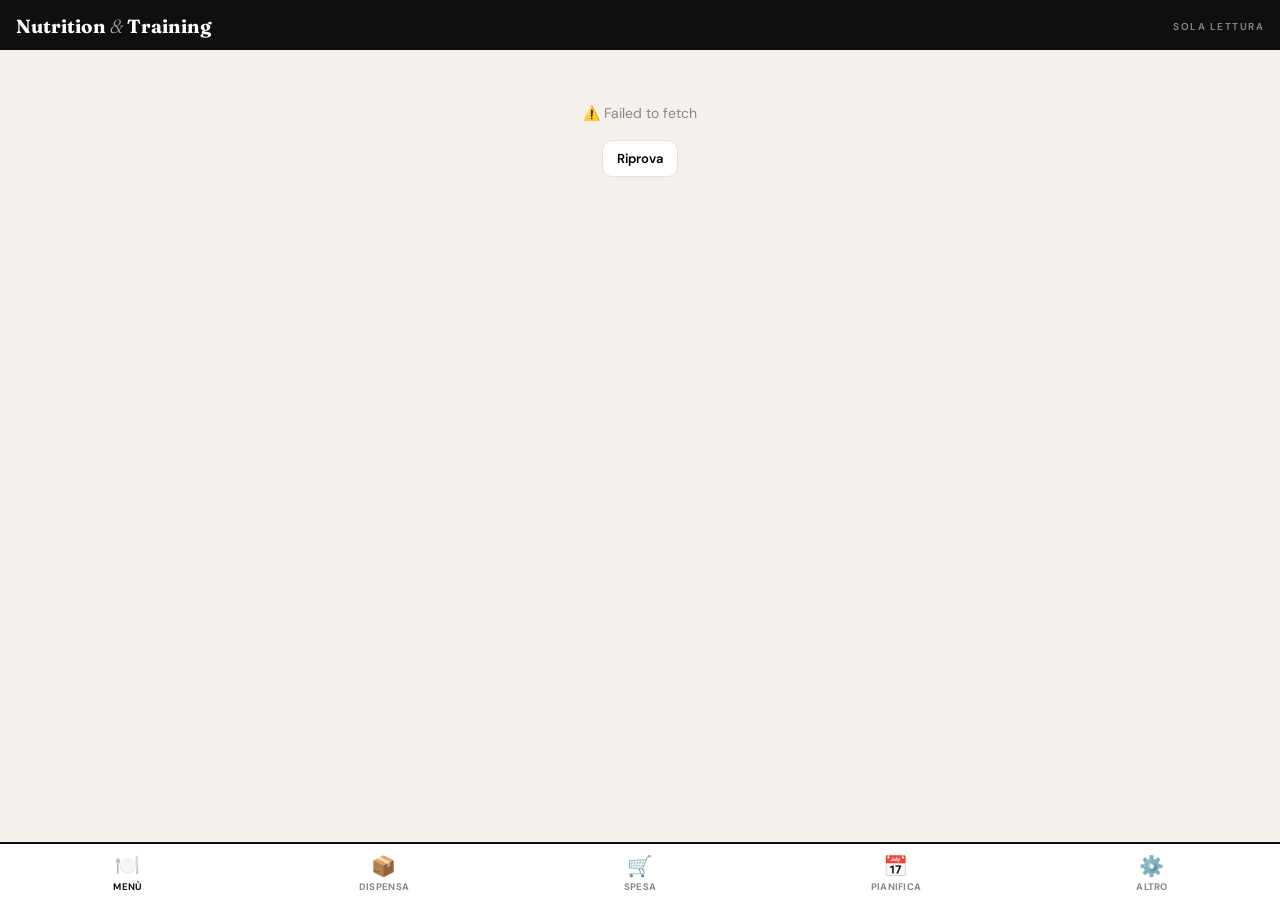
<file: app.html>
<!DOCTYPE html>
<html lang="it">
<head>
<meta charset="UTF-8">
<meta name="viewport" content="width=device-width, initial-scale=1.0, viewport-fit=cover, user-scalable=no">
<title>NutritionPlanner</title>
<link rel="manifest" href="manifest.webmanifest">
<meta name="theme-color" content="#0f0f0f">
<meta name="apple-mobile-web-app-capable" content="yes">
<meta name="apple-mobile-web-app-status-bar-style" content="black">
<meta name="apple-mobile-web-app-title" content="Nutrition">
<link rel="apple-touch-icon" href="icons/icon-180.png">
<link rel="preconnect" href="https://fonts.googleapis.com">
<link href="https://fonts.googleapis.com/css2?family=Fraunces:ital,opsz,wght@0,9..144,300;0,9..144,600;0,9..144,700&family=DM+Sans:wght@300;400;500;600;700&display=swap" rel="stylesheet">
<style>
*,*::before,*::after{box-sizing:border-box;margin:0;padding:0}
:root{
  --black:#0f0f0f;--mid:#e5e0d8;--grey:#8a8680;--bg:#f4f1ec;--white:#fff;
  --gold:#c47c00;--gold-l:#fff8e1;--gold-b:#f0cc5a;
  --green:#1a5c3a;--green-l:#e9f5ee;--green-b:#6dbd94;
  --blue:#2040a0;--blue-l:#eef2fb;--blue-b:#8099e0;
  --red:#9c2a52;--red-l:#fdf0f5;--red-b:#e88aaa;
  --orange:#a03a00;--orange-l:#fff3ec;--orange-b:#f09060;
  --purple:#6020a0;--purple-l:#f0e8ff;--purple-b:#b080e0;
  --sat:env(safe-area-inset-top,0px);--sab:env(safe-area-inset-bottom,0px);
}
html{-webkit-text-size-adjust:100%}
body{font-family:'DM Sans',sans-serif;background:var(--bg);color:var(--black);min-height:100vh;-webkit-font-smoothing:antialiased;overflow-x:hidden;padding-bottom:calc(76px + var(--sab))}
button{font-family:inherit;-webkit-tap-highlight-color:transparent}
input,select,textarea{font-family:inherit;font-size:16px}

/* header */
.app-hdr{background:var(--black);padding:calc(14px + var(--sat)) 16px 12px;position:sticky;top:0;z-index:50;display:flex;align-items:center;justify-content:space-between}
.app-hdr h1{font-family:'Fraunces',serif;font-size:19px;font-weight:700;color:#fff}
.app-hdr h1 em{font-style:italic;font-weight:300;color:#aaa}
.hdr-badge{font-size:10px;letter-spacing:1.5px;text-transform:uppercase;color:#888;font-weight:600}
.hdr-badge.on{color:var(--green-b)}

/* view */
#view{padding:14px 14px 20px;max-width:640px;margin:0 auto}
.sl{font-size:10px;font-weight:700;letter-spacing:2.5px;text-transform:uppercase;color:var(--grey);margin:18px 0 8px}
.card{background:#fff;border:1.5px solid var(--mid);border-radius:14px;padding:14px;margin-bottom:10px}
.empty{text-align:center;color:var(--grey);padding:40px 20px;font-size:14px}
.spinner{width:22px;height:22px;border:3px solid var(--mid);border-top-color:var(--gold);border-radius:50%;animation:spin .8s linear infinite;margin:30px auto}
@keyframes spin{to{transform:rotate(360deg)}}

/* chips riga orizzontale */
.chiprow{display:flex;gap:8px;overflow-x:auto;-webkit-overflow-scrolling:touch;padding:2px 0 6px;scrollbar-width:none}
.chiprow::-webkit-scrollbar{display:none}
.wchip{flex:0 0 auto;padding:8px 14px;border-radius:20px;border:1.5px solid var(--mid);background:#fff;font-size:13px;font-weight:600;color:var(--grey);cursor:pointer}
.wchip.on{background:var(--black);color:#fff;border-color:var(--black)}

/* giorno / pasto */
.day-hdr{display:flex;align-items:center;justify-content:space-between;padding:12px 14px;background:#fff;border:1.5px solid var(--mid);border-radius:12px;margin:10px 0 6px;cursor:pointer;font-weight:700}
.day-hdr .dh-r{font-size:11px;color:var(--grey);font-weight:500;text-align:right}
.day-hdr.today{border-color:var(--gold);background:var(--gold-l)}
.meal{background:#fff;border:1.5px solid var(--mid);border-radius:12px;padding:12px;margin:6px 0 6px 10px}
.meal-top{display:flex;justify-content:space-between;gap:8px;align-items:baseline}
.meal-slot{font-size:10px;font-weight:700;letter-spacing:1.5px;text-transform:uppercase;color:var(--gold)}
.meal-desc{font-size:14px;font-weight:600;margin:3px 0}
.meal-meta{font-size:11px;color:var(--grey)}
.flag-badge{display:inline-block;font-size:10px;font-weight:700;padding:2px 7px;border-radius:20px;margin-left:5px;vertical-align:middle;white-space:nowrap}
.flag-badge.gold{background:var(--gold-l);border:1px solid var(--gold-b);color:#5a3c00}
.flag-badge.blue{background:var(--blue-l);border:1px solid var(--blue-b);color:var(--blue)}
.meal-actions{display:flex;gap:8px;margin-top:8px}
.mini-btn{flex:1;padding:8px;border-radius:9px;border:1.5px solid var(--mid);background:#fff;font-size:12px;font-weight:600;color:#444;cursor:pointer}
.mini-btn.primary{background:var(--green);border-color:var(--green);color:#fff}
.ing-list{margin-top:8px;font-size:12.5px;color:#333;line-height:1.7;border-top:1px dashed var(--mid);padding-top:8px}
.meal.eaten{border-color:var(--green-b);background:var(--green-l)}
.meal.eaten .meal-desc{color:var(--green)}

/* dispensa */
.disp-item{display:flex;align-items:center;gap:10px;background:#fff;border:1.5px solid var(--mid);border-radius:12px;padding:10px 12px;margin-bottom:7px}
.disp-item.low{border-color:var(--red-b);background:var(--red-l)}
.di-info{flex:1;min-width:0}
.di-nome{font-size:14px;font-weight:600}
.di-meta{font-size:10.5px;color:var(--grey);margin-top:1px}
.di-qty{font-size:14px;font-weight:700;white-space:nowrap}
.tag-cong{font-size:9px;font-weight:700;letter-spacing:1px;background:var(--blue-l);color:var(--blue);border:1px solid var(--blue-b);border-radius:5px;padding:1.5px 5px;vertical-align:1px}
.stepper{display:flex;align-items:center;gap:2px}
.stepper button{width:34px;height:34px;border-radius:9px;border:1.5px solid var(--mid);background:#fff;font-size:17px;font-weight:700;color:#444;cursor:pointer}

/* bottoni */
.btn{display:block;width:100%;padding:14px;border-radius:12px;border:none;background:var(--black);color:#fff;font-size:15px;font-weight:700;cursor:pointer;margin-top:12px}
.btn.green{background:var(--green)}
.btn.ghost{background:#fff;color:var(--black);border:1.5px solid var(--black)}
.btn:disabled{opacity:.4}
.btn-sm{padding:9px 14px;border-radius:10px;border:1.5px solid var(--mid);background:#fff;font-size:13px;font-weight:600;cursor:pointer}

/* barra salvataggio */
#savebar{position:fixed;left:12px;right:12px;bottom:calc(84px + var(--sab));z-index:60;display:none}
#savebar .btn{margin:0;box-shadow:0 6px 20px rgba(0,0,0,.25)}

/* tabbar */
.tabbar{position:fixed;bottom:0;left:0;right:0;background:#fff;border-top:2px solid var(--black);display:flex;z-index:70;padding-bottom:var(--sab)}
.tab{flex:1;padding:9px 2px 7px;text-align:center;border:none;background:none;font-size:9.5px;font-weight:700;letter-spacing:.3px;color:var(--grey);cursor:pointer;text-transform:uppercase}
.tab .ti{display:block;font-size:20px;margin-bottom:2px}
.tab.on{color:var(--black)}
.tab.on .ti{transform:translateY(-1px)}

/* sheet */
#ovl{position:fixed;inset:0;background:rgba(15,15,15,.45);z-index:80;display:none}
#sheet{position:fixed;left:0;right:0;bottom:0;max-height:88vh;background:var(--bg);border-radius:18px 18px 0 0;z-index:90;display:none;flex-direction:column}
#sheet.open,#ovl.open{display:flex}
#ovl.open{display:block}
.sh-hdr{padding:14px 16px 10px;display:flex;align-items:center;justify-content:space-between;border-bottom:1.5px solid var(--mid);background:#fff;border-radius:18px 18px 0 0}
.sh-title{font-family:'Fraunces',serif;font-size:18px;font-weight:700}
.sh-close{width:32px;height:32px;border-radius:50%;border:1.5px solid var(--mid);background:#fff;font-size:15px;cursor:pointer}
.sh-body{overflow-y:auto;-webkit-overflow-scrolling:touch;padding:14px 16px calc(20px + var(--sab))}

/* form */
.frow{margin-bottom:12px}
.frow label{display:block;font-size:11px;font-weight:700;letter-spacing:1px;text-transform:uppercase;color:var(--grey);margin-bottom:5px}
.frow input,.frow select,.frow textarea{width:100%;padding:11px 12px;border:1.5px solid var(--mid);border-radius:10px;background:#fff}
.frow textarea{min-height:80px}
.f2{display:flex;gap:10px}.f2>.frow{flex:1}

/* toast */
#toast{position:fixed;left:50%;transform:translateX(-50%);bottom:calc(96px + var(--sab));background:var(--black);color:#fff;padding:11px 18px;border-radius:12px;font-size:13.5px;font-weight:600;z-index:120;display:none;max-width:88vw;text-align:center;box-shadow:0 6px 24px rgba(0,0,0,.3)}

/* liste selezione */
.pick{display:flex;align-items:center;gap:10px;background:#fff;border:1.5px solid var(--mid);border-radius:11px;padding:11px 12px;margin-bottom:7px;cursor:pointer}
.pick.on{border-color:var(--green);background:var(--green-l)}
.pick input[type=checkbox]{width:19px;height:19px;accent-color:var(--green)}
.pick .pk-i{flex:1;min-width:0}
.pick .pk-n{font-size:13.5px;font-weight:600}
.pick .pk-m{font-size:11px;color:var(--grey)}
.qty-in{width:76px;padding:8px 6px;border:1.5px solid var(--mid);border-radius:9px;text-align:center;font-weight:700}
.warn{background:var(--gold-l);border:1.5px solid var(--gold-b);border-radius:10px;padding:10px 12px;font-size:12.5px;margin:10px 0;color:#5a3c00}
.okbox{background:var(--green-l);border:1.5px solid var(--green-b);border-radius:10px;padding:10px 12px;font-size:12.5px;margin:10px 0;color:var(--green)}

/* pianifica */
.pl-day{background:#fff;border:1.5px solid var(--mid);border-radius:13px;padding:13px;margin-bottom:10px}
.pl-day.done{border-color:var(--green-b)}
.pl-dh{display:flex;justify-content:space-between;align-items:baseline;font-weight:700}
.pl-dh small{color:var(--grey);font-weight:500}
.seg{display:flex;gap:6px;flex-wrap:wrap;margin:9px 0}
.seg button{padding:7px 11px;border-radius:16px;border:1.5px solid var(--mid);background:#fff;font-size:12px;font-weight:600;color:#555;cursor:pointer}
.seg button.on{background:var(--black);border-color:var(--black);color:#fff}
.slot{display:flex;align-items:center;justify-content:space-between;gap:8px;padding:9px 0;border-top:1px dashed var(--mid);font-size:13px}
.slot .sl-n{font-size:10px;font-weight:700;letter-spacing:1px;text-transform:uppercase;color:var(--grey);width:86px;flex:none}
.slot .sl-v{flex:1;font-weight:600;min-width:0}
.slot .sl-v.emptyv{color:#bbb;font-weight:400}
.pl-tot{font-size:12px;color:var(--grey);border-top:1.5px solid var(--mid);padding-top:8px;margin-top:4px;font-weight:600}
.search-in{width:100%;padding:11px 12px;border:1.5px solid var(--mid);border-radius:10px;margin-bottom:10px}
</style>
</head>
<body>

<header class="app-hdr">
  <h1>Nutrition <em>&</em> Training</h1>
  <span class="hdr-badge" id="hdr-badge">···</span>
</header>

<div id="view"><div class="spinner"></div></div>

<div id="savebar"><button class="btn green" id="savebar-btn"></button></div>

<nav class="tabbar">
  <button class="tab on" data-v="menu"><span class="ti">🍽️</span>Menù</button>
  <button class="tab" data-v="dispensa"><span class="ti">📦</span>Dispensa</button>
  <button class="tab" data-v="spesa"><span class="ti">🛒</span>Spesa</button>
  <button class="tab" data-v="pianifica"><span class="ti">📅</span>Pianifica</button>
  <button class="tab" data-v="altro"><span class="ti">⚙️</span>Altro</button>
</nav>

<div id="ovl"></div>
<div id="sheet">
  <div class="sh-hdr"><span class="sh-title" id="sh-title"></span><button class="sh-close" onclick="closeSheet()">✕</button></div>
  <div class="sh-body" id="sh-body"></div>
</div>
<div id="toast"></div>

<script src="js/app-core.js"></script>
<script>
/* ═══════════ CONFIG & STATO ═══════════ */
const GH = { user:'nicolonucci', repo:'nutrition-planner', branch:'main' };
const API = `https://api.github.com/repos/${GH.user}/${GH.repo}/contents/`;
const RAW = `https://raw.githubusercontent.com/${GH.user}/${GH.repo}/${GH.branch}/`;
const S = {
  view:'menu', loc: localStorage.getItem('nh_loc') || 'como',
  token: localStorage.getItem('nh_token') || '',
  settimane:null, menus:{}, disp:{}, ricette:null,
  week:null, sha:{}, dispDirty:false, plan:null,
};
const $ = s => document.querySelector(s);
const esc = s => String(s ?? '').replace(/[&<>"]/g, c => ({'&':'&amp;','<':'&lt;','>':'&gt;','"':'&quot;'}[c]));

function toast(msg, ms=2600){ const t=$('#toast'); t.textContent=msg; t.style.display='block'; clearTimeout(t._h); t._h=setTimeout(()=>t.style.display='none',ms); }
function openSheet(title, html){ $('#sh-title').textContent=title; $('#sh-body').innerHTML=html; $('#sheet').classList.add('open'); $('#ovl').classList.add('open'); }
function closeSheet(){ $('#sheet').classList.remove('open'); $('#ovl').classList.remove('open'); }
$('#ovl').addEventListener('click', closeSheet);

/* ═══════════ GITHUB I/O ═══════════ */
function b64enc(str){ const b=new TextEncoder().encode(str); let s=''; for(let i=0;i<b.length;i+=8192) s+=String.fromCharCode(...b.subarray(i,i+8192)); return btoa(s); }
function b64dec(b64){ const bin=atob(b64.replace(/\s/g,'')); const u=new Uint8Array(bin.length); for(let i=0;i<bin.length;i++) u[i]=bin.charCodeAt(i); return new TextDecoder().decode(u); }
const authHdr = () => S.token ? { Authorization:'Bearer '+S.token, Accept:'application/vnd.github+json' } : { Accept:'application/vnd.github+json' };

async function ghRead(path, {fresh=true} = {}){
  // con token: contents API (dati freschi + sha per scrivere). senza: raw con cache-buster
  try {
    if (S.token) {
      const r = await fetch(`${API}${path}?ref=${GH.branch}&_=${Date.now()}`, { headers:authHdr(), cache:'no-store' });
      if (r.status === 404) return null;
      if (r.ok) { const j = await r.json(); S.sha[path]=j.sha; const data=JSON.parse(b64dec(j.content)); localStorage.setItem('nh_c_'+path, JSON.stringify(data)); return data; }
    }
    const r2 = await fetch(`${RAW}${path}?_=${Date.now()}`, { cache:'no-store' });
    if (r2.status === 404) return null;
    if (r2.ok) { const data = await r2.json(); localStorage.setItem('nh_c_'+path, JSON.stringify(data)); return data; }
    throw new Error('HTTP '+r2.status);
  } catch(e) {
    const c = localStorage.getItem('nh_c_'+path);
    if (c) { toast('⚠️ Offline — dati in cache'); return JSON.parse(c); }
    throw e;
  }
}

async function ghWrite(path, obj, message){
  if (!S.token) { toast('Configura il token GitHub in ⚙️ Altro'); throw new Error('no token'); }
  const body = { message, branch:GH.branch, content:b64enc(JSON.stringify(obj, null, 1)) };
  const put = async () => {
    if (S.sha[path]) body.sha = S.sha[path];
    return fetch(API+path, { method:'PUT', headers:{...authHdr(),'Content-Type':'application/json'}, body:JSON.stringify(body) });
  };
  // assicura sha aggiornato
  if (!S.sha[path]) {
    const r0 = await fetch(`${API}${path}?ref=${GH.branch}&_=${Date.now()}`, { headers:authHdr(), cache:'no-store' });
    if (r0.ok) S.sha[path] = (await r0.json()).sha;
  }
  let r = await put();
  if (r.status === 409 || r.status === 422) { // sha stantio → ricarica e riprova una volta
    const r1 = await fetch(`${API}${path}?ref=${GH.branch}&_=${Date.now()}`, { headers:authHdr(), cache:'no-store' });
    if (r1.ok) { S.sha[path] = (await r1.json()).sha; r = await put(); }
  }
  if (!r.ok) { const t = await r.text(); throw new Error('Salvataggio fallito ('+r.status+'): '+t.slice(0,120)); }
  const j = await r.json(); S.sha[path] = j.content.sha;
  localStorage.setItem('nh_c_'+path, JSON.stringify(obj));
  return true;
}

/* ═══════════ DATI ═══════════ */
const dispPath = (loc) => `data/dispensa_${loc||S.loc}.json`;
async function loadSettimane(){ if(!S.settimane) S.settimane = await ghRead('data/settimane.json') || {settimane:[]}; return S.settimane; }
async function loadMenu(id){ if(!(id in S.menus)) S.menus[id] = await ghRead(`data/menus/${id}.json`); return S.menus[id]; }
async function loadDisp(loc){ loc = loc||S.loc; if(!S.disp[loc]) S.disp[loc] = await ghRead(dispPath(loc)) || {ultimo_aggiornamento:'',alimenti:[]}; return S.disp[loc]; }
async function loadRicette(){ if(!S.ricette) S.ricette = await ghRead('data/ricette.json') || {ricette:[]}; return S.ricette; }
function currentWeekId(){ return isoWeekOf(new Date()); }
function todayRome(){ return new Date().toLocaleDateString('sv-SE',{timeZone:'Europe/Rome'}); }
function nowRome(){ return new Date().toLocaleString('sv-SE',{timeZone:'Europe/Rome'}).slice(0,16).replace(' ','T'); }
function weekLabelIt(id, s){ const e=(s.settimane||[]).find(x=>x.id===id); if(!e) return id; const f=d=>new Date(d+'T12:00').toLocaleDateString('it-IT',{day:'numeric',month:'short'}); return `${f(e.dal)} – ${f(e.al)}`; }

/* ═══════════ ROUTER ═══════════ */
document.querySelectorAll('.tab').forEach(b => b.addEventListener('click', () => {
  document.querySelectorAll('.tab').forEach(x=>x.classList.remove('on'));
  b.classList.add('on'); S.view = b.dataset.v; render();
}));
function updateBadge(){ const b=$('#hdr-badge'); if(S.token){b.textContent='● connesso';b.classList.add('on');} else {b.textContent='sola lettura';b.classList.remove('on');} }
async function render(){
  $('#savebar').style.display = 'none';
  $('#view').innerHTML = '<div class="spinner"></div>';
  try {
    if (S.view==='menu') await vMenu();
    else if (S.view==='dispensa') await vDispensa();
    else if (S.view==='spesa') await vSpesa();
    else if (S.view==='pianifica') await vPianifica();
    else vAltro();
  } catch(e) { $('#view').innerHTML = `<div class="empty">⚠️ ${esc(e.message)}<br><br><button class="btn-sm" onclick="render()">Riprova</button></div>`; }
}
</script>
<script>
/* ═══════════ VISTA: MENÙ ═══════════ */
const SLOT_LABEL = { colazione:'Colazione', pranzo:'Pranzo', cena:'Cena', pre_workout:'Pre-workout', post_workout:'Post-workout', spuntini:'Spuntini', spuntino:'Spuntino' };

async function vMenu(){
  const setts = await loadSettimane();
  const ids = (setts.settimane||[]).map(s=>s.id).sort().reverse();
  if (!S.week) S.week = ids.includes(currentWeekId()) ? currentWeekId() : ids[0];
  if (!ids.length) { $('#view').innerHTML = '<div class="empty">📅 Nessuna settimana pianificata.<br>Usa la tab <strong>Pianifica</strong>.</div>'; return; }
  const menu = await loadMenu(S.week);
  const todayISO = todayRome();
  let h = `<div class="chiprow">` + ids.map(id =>
    `<button class="wchip ${id===S.week?'on':''}" onclick="S.week='${id}';render()">${id===currentWeekId()?'⭐ ':''}${id.replace('20','')}</button>`).join('') + `</div>
    <div class="sl">${esc(weekLabelIt(S.week, setts))}</div>`;
  if (!menu) { $('#view').innerHTML = h + '<div class="empty">Menù non trovato per questa settimana.</div>'; return; }
  menu.giorni.forEach((g, gi) => {
    const isToday = g.data === todayISO;
    const open = isToday || (!menu.giorni.some(x=>x.data===todayISO) && gi===0);
    const kcal = Object.values(g.pasti||{}).reduce((a,p)=>a+(p?.calorie_stimate||0),0);
    const prot = Object.values(g.pasti||{}).reduce((a,p)=>a+(p?.proteine_g||0),0);
    h += `<div class="day-hdr ${isToday?'today':''}" onclick="const n=this.nextElementSibling;n.style.display=n.style.display==='none'?'block':'none'">
      <span>${isToday?'📍 ':''}${esc(g.giorno)} <small style="font-weight:500;color:var(--grey)">${g.data.slice(8)}/${g.data.slice(5,7)}</small></span>
      <span class="dh-r">${esc(g.allenamento?.tipo||'—')}${g.allenamento?.orario?' · '+esc(g.allenamento.orario):''}<br>${kcal} kcal · P ${prot}g</span></div>
      <div style="display:${open?'block':'none'}">`;
    for (const [slot, p] of Object.entries(g.pasti||{})) {
      if (!p) continue;
      const hasRic = p.ricetta && p.ricetta.ingredienti;
      const eaten = !!p.consumato;
      const oraCons = eaten ? String(p.consumato).slice(11,16) : '';
      const consLines = eaten ? ((Array.isArray(p.consumato_dettaglio)&&p.consumato_dettaglio.length) ? p.consumato_dettaglio : (hasRic ? p.ricetta.ingredienti : null)) : null;
      const hasCons = !!(consLines && consLines.length);
      if (hasCons) { S._cons = S._cons||{}; S._cons[gi+'-'+slot] = consLines.join('\n'); }
      const flags = eaten ? [
        p.consumato_no_scala ? '<span class="flag-badge gold" title="Registrato senza scalare la dispensa">🚫 dispensa</span>' : '',
        (p.consumato_sede ? `<span class="flag-badge blue" title="Scalato dalla dispensa di ${p.consumato_sede==='como'?'Como':'Milano'}">📍${p.consumato_sede==='como'?'Como':'Milano'}</span>` : '')
      ].filter(Boolean).join('') : '';
      h += `<div class="meal ${eaten?'eaten':''}">
        <div class="meal-top"><span class="meal-slot">${esc(SLOT_LABEL[slot]||slot)}</span>
        <span class="meal-meta">${p.calorie_stimate?'~'+p.calorie_stimate+' kcal':''}${p.proteine_g?' · P '+p.proteine_g+'g':''}</span></div>
        <div class="meal-desc">${eaten?'✓ ':''}${esc(p.descrizione||'')}${flags}</div>
        ${hasRic?`<div class="ing-list" style="display:none" id="ing-${gi}-${slot}">${p.ricetta.ingredienti.map(esc).join('<br>')}${p.ricetta.preparazione?'<br><em style="color:var(--grey)">'+p.ricetta.preparazione.map(esc).join(' ') +'</em>':''}</div>`:''}
        ${hasCons?`<div class="ing-list" style="display:none" id="cons-${gi}-${slot}">${consLines.map(esc).join('<br>')}<br><button class="mini-btn" style="margin-top:6px" onclick="copiaCons('${gi}-${slot}')">📋 Copia</button></div>`:''}
        <div class="meal-actions">
          ${hasRic?`<button class="mini-btn" onclick="const e=$('#ing-${gi}-${slot}');e.style.display=e.style.display==='none'?'block':'none'">Ricetta</button>`:''}
          ${hasCons?`<button class="mini-btn" onclick="const e=$('#cons-${gi}-${slot}');e.style.display=e.style.display==='none'?'block':'none'">🍽 Mangiato</button>`:''}
          ${hasRic ? (eaten
            ? `<button class="mini-btn" style="color:var(--green);border-color:var(--green-b)" onclick="annullaConsumato('${S.week}',${gi},'${slot}')">✓ Registrato${oraCons?' '+oraCons:''}</button>`
            : `<button class="mini-btn primary" onclick="registraPasto('${S.week}',${gi},'${slot}')">✓ Mangiato</button>`) : ''}
        </div></div>`;
    }
    (g.pasti_liberi||[]).forEach((pl, j) => {
      const key = gi+'-lib'+j;
      S._cons = S._cons||{}; S._cons[key] = (pl.dettaglio||[]).join('\n');
      const ora = pl.consumato ? String(pl.consumato).slice(11,16) : '';
      const flagsLib = [
        pl.consumato_no_scala ? '<span class="flag-badge gold" title="Registrato senza scalare la dispensa">🚫 dispensa</span>' : '',
        (pl.consumato_sede ? `<span class="flag-badge blue" title="Scalato dalla dispensa di ${pl.consumato_sede==='como'?'Como':'Milano'}">📍${pl.consumato_sede==='como'?'Como':'Milano'}</span>` : '')
      ].filter(Boolean).join('');
      h += `<div class="meal eaten">
        <div class="meal-top"><span class="meal-slot">Pasto libero</span><span class="meal-meta">${ora?'✓ '+ora:''}</span></div>
        <div class="meal-desc">✓ ${esc(pl.descrizione||'Pasto libero')}${flagsLib}</div>
        <div class="ing-list" style="display:none" id="cons-${key}">${(pl.dettaglio||[]).map(esc).join('<br>')}<br><button class="mini-btn" style="margin-top:6px" onclick="copiaCons('${key}')">📋 Copia</button></div>
        <div class="meal-actions"><button class="mini-btn" onclick="const e=$('#cons-${key}');e.style.display=e.style.display==='none'?'block':'none'">🍽 Mangiato</button><button class="mini-btn" style="color:var(--red);border-color:var(--red-b)" onclick="annullaPastoLibero(${gi},${j})">✕ Elimina</button></div></div>`;
    });
    h += `</div>`;
  });
  h += `<button class="btn ghost" onclick="pastoLibero()">＋ Registra pasto libero</button>`;
  $('#view').innerHTML = h;
}

function copiaCons(key){
  const txt = (S._cons||{})[key]; if(!txt) return;
  const fb = () => { const ta=document.createElement('textarea'); ta.value=txt; document.body.appendChild(ta); ta.select(); try{document.execCommand('copy'); toast('📋 Copiato');}catch(e){toast('❌ Copia non riuscita');} ta.remove(); };
  if (navigator.clipboard && navigator.clipboard.writeText) navigator.clipboard.writeText(txt).then(()=>toast('📋 Copiato')).catch(fb); else fb();
}

/* ═══════════ REGISTRA PASTO (scala dispensa) ═══════════ */
async function registraPasto(weekId, gi, slot){
  const menu = await loadMenu(weekId);
  const p = menu.giorni[gi].pasti[slot];
  if (p.consumato) return toast('Già registrato — tocca "✓ Registrato" per annullare');
  const righe = p.ricetta.ingredienti;
  await preparaScalaggio(righe, `${SLOT_LABEL[slot]||slot} — ${p.descrizione}`, { weekId, gi, slot });
}
async function pastoLibero(){
  openSheet('Pasto libero', `
    <p style="font-size:13px;color:var(--grey);margin-bottom:10px">Scrivi cosa hai mangiato, un ingrediente per riga (es. <em>150 g pollo</em>).</p>
    <div class="frow"><textarea id="pl-txt" placeholder="150 g petto di pollo&#10;80 g riso basmati&#10;200 g zucchine"></textarea></div>
    <button class="btn" onclick="pastoLiberoGo()">Avanti</button>`);
}
async function pastoLiberoGo(){
  const righe = $('#pl-txt').value.split(/\n|,(?![^(]*\))/).map(s=>s.trim()).filter(Boolean);
  if (!righe.length) return toast('Scrivi almeno un ingrediente');
  await preparaScalaggio(righe, 'Pasto libero', { libero:true });
}

function ripristinoHtml(scalato, sede){
  if (!scalato.length) return '';
  return `<p style="font-size:13px;color:var(--grey);margin:8px 0 6px">Verranno ri-aggiunti alla dispensa di <strong>${sede==='como'?'Como':'Milano'}</strong>:</p>
    <div class="chips">${scalato.map(r=>`<span class="chip g">+${r.prelievo}${esc(r.unita)} ${esc(r.nome)}${r.congelato?' ❄️':''}</span>`).join('')}</div>`;
}

// Ritrova in dispensa la voce da cui era stato prelevato un ingrediente (per nome+unità,
// preferendo la stessa voce fresco/congelato) e vi riaggiunge la quantità. Ritorna true se riuscito.
function ripristinaVoceDispensa(disp, rec){
  const ing = { nome: rec.nome, unit: normDispUnit(rec.unita), tokens: tokensOf(rec.nome) };
  const matches = matchDispensa(ing, disp.alimenti);
  if (!matches.length) return false;
  const m = matches.find(x => !!x.al.congelato === !!rec.congelato) || matches[0];
  const al = disp.alimenti[m.i];
  al.quantita = Math.round((Number(al.quantita) + Number(rec.prelievo)) * 100) / 100;
  syncNotePorzioni(al);
  return true;
}

async function annullaConsumato(weekId, gi, slot){
  const menu = await loadMenu(weekId);
  const p = menu.giorni[gi].pasti[slot];
  const scalato = Array.isArray(p.consumato_scalato) ? p.consumato_scalato : [];
  const sede = p.consumato_sede || S.loc;
  openSheet('Annulla registrazione', `
    <p style="font-size:14px;margin-bottom:6px"><strong>${esc(p.descrizione||'')}</strong></p>
    <p style="font-size:13px;color:var(--grey)">Registrato ${esc(String(p.consumato).replace('T',' alle '))}.</p>
    ${p.consumato_no_scala ? '' : ripristinoHtml(scalato, sede)}
    <button class="btn" onclick="annullaConsumatoGo('${weekId}',${gi},'${slot}')">${scalato.length && !p.consumato_no_scala ? 'Ripristina dispensa e annulla' : 'Segna come non mangiato'}</button>`);
}
async function annullaConsumatoGo(weekId, gi, slot){
  const menu = await loadMenu(weekId);
  const p = menu.giorni[gi].pasti[slot];
  const scalato = Array.isArray(p.consumato_scalato) ? p.consumato_scalato : [];
  const sede = p.consumato_sede || S.loc;
  let disp = null, dispChanged = false, nonTrovati = 0;
  if (scalato.length) {
    disp = await loadDisp(sede);
    for (const rec of scalato) { if (ripristinaVoceDispensa(disp, rec)) dispChanged = true; else nonTrovati++; }
  }
  delete p.consumato;
  delete p.consumato_dettaglio;
  delete p.consumato_sede;
  delete p.consumato_no_scala;
  delete p.consumato_scalato;
  try {
    closeSheet(); toast('Salvataggio…',8000);
    if (dispChanged) { disp.ultimo_aggiornamento = todayRome(); await ghWrite(dispPath(sede), disp, `Ripristino dispensa dopo annullamento pasto (${sede})`); }
    await ghWrite(`data/menus/${weekId}.json`, menu, `Annullata registrazione pasto (${weekId})`);
    toast(nonTrovati ? `↩️ Annullato — ${nonTrovati} ingrediente/i non ripristinati (non trovati in dispensa)` : (dispChanged ? '↩️ Annullato — dispensa ripristinata' : '↩️ Registrazione annullata'), nonTrovati?6000:undefined);
    render();
  } catch(e){ toast('❌ '+e.message,5000); }
}

async function annullaPastoLibero(gi, j){
  const menu = await loadMenu(S.week);
  const pl = menu.giorni[gi].pasti_liberi[j];
  const scalato = Array.isArray(pl.consumato_scalato) ? pl.consumato_scalato : [];
  const sede = pl.consumato_sede || S.loc;
  openSheet('Elimina pasto libero', `
    <p style="font-size:14px;margin-bottom:6px"><strong>${esc(pl.descrizione||'Pasto libero')}</strong></p>
    ${pl.consumato_no_scala ? '' : ripristinoHtml(scalato, sede)}
    <button class="btn" style="border-color:var(--red);color:var(--red)" onclick="annullaPastoLiberoGo(${gi},${j})">${scalato.length && !pl.consumato_no_scala ? 'Ripristina dispensa ed elimina' : 'Elimina pasto'}</button>`);
}
async function annullaPastoLiberoGo(gi, j){
  const menu = await loadMenu(S.week);
  const pl = menu.giorni[gi].pasti_liberi[j];
  const scalato = Array.isArray(pl.consumato_scalato) ? pl.consumato_scalato : [];
  const sede = pl.consumato_sede || S.loc;
  let disp = null, dispChanged = false, nonTrovati = 0;
  if (scalato.length) {
    disp = await loadDisp(sede);
    for (const rec of scalato) { if (ripristinaVoceDispensa(disp, rec)) dispChanged = true; else nonTrovati++; }
  }
  menu.giorni[gi].pasti_liberi.splice(j,1);
  try {
    closeSheet(); toast('Salvataggio…',8000);
    if (dispChanged) { disp.ultimo_aggiornamento = todayRome(); await ghWrite(dispPath(sede), disp, `Ripristino dispensa dopo eliminazione pasto libero (${sede})`); }
    await ghWrite(`data/menus/${S.week}.json`, menu, `Pasto libero eliminato`);
    toast(nonTrovati ? `🗑️ Eliminato — ${nonTrovati} ingrediente/i non ripristinati` : (dispChanged ? '🗑️ Eliminato — dispensa ripristinata' : '🗑️ Pasto eliminato'));
    render();
  } catch(e){ toast('❌ '+e.message,5000); }
}

async function preparaScalaggio(righe, titolo, ctx){
  const loc = S.loc;
  const disp = await loadDisp(loc);
  const items = [];
  for (const r of righe) {
    const ing = parseIngrediente(r);
    if (!ing) continue;
    const matches = matchDispensa(ing, disp.alimenti);
    const { plan, mancante } = pianoScalaggio(ing.qty, matches);
    items.push({ ing, matches, plan, mancante, found: matches.length>0 });
  }
  S._scala = { items, titolo, ctx: ctx || null, loc, noScala: false };
  let h = `<div class="frow"><label>Dispensa da aggiornare</label>
      <select id="sc-loc" onchange="cambiaSedeScalaggio(this.value)">
        <option value="como" ${loc==='como'?'selected':''}>Como</option>
        <option value="milano" ${loc==='milano'?'selected':''}>Milano</option>
      </select></div>
    <label class="pick" for="sc-noscala" style="cursor:pointer">
      <input type="checkbox" id="sc-noscala" onchange="toggleNoScala()">
      <div class="pk-i"><div class="pk-n">🚫 Non aggiornare la dispensa</div><div class="pk-m">Registra il pasto senza scalare gli ingredienti</div></div>
    </label>
    <p style="font-size:13px;color:var(--grey);margin:10px 0">Spunta ciò che hai mangiato davvero e correggi le quantità. Nel testo copiabile finiscono le righe spuntate e i fuori menù.</p>
    <div id="sc-rows">${items.map((it,i)=>scalaRowHtml(it,i)).join('')}</div>
    <div class="frow" style="margin-top:10px"><label>Fuori menù</label><textarea id="sc-extra" style="min-height:52px" placeholder="Extra non previsti, uno per riga (es. 30 g parmigiano)"></textarea></div>
    <button class="btn ghost" style="margin-bottom:10px" onclick="aggiungiFuoriMenu()">＋ Aggiungi fuori menù</button>
    <button class="btn green" onclick="confermaScalaggio()">Conferma</button>`;
  openSheet('✓ ' + titolo, h);
}

async function cambiaSedeScalaggio(loc){
  // preserva le quantità eventualmente modificate dall'utente prima di ricaricare la dispensa scelta
  S._scala.items.forEach((it,i)=>{ const el=$('#sc-q-'+i); if (el) it.ing.qty = Number(el.value)||0; });
  S._scala.loc = loc;
  const disp = await loadDisp(loc);
  S._scala.items.forEach(it=>{
    const matches = matchDispensa(it.ing, disp.alimenti);
    const r = pianoScalaggio(it.ing.qty, matches);
    it.matches = matches; it.plan = r.plan; it.mancante = r.mancante; it.found = matches.length>0;
  });
  $('#sc-rows').innerHTML = S._scala.items.map((it,i)=>scalaRowHtml(it,i)).join('');
}

function toggleNoScala(){
  const el = $('#sc-noscala');
  S._scala.noScala = el.checked;
  const pick = el.closest('.pick'); if (pick) pick.classList.toggle('on', el.checked);
  const rows = $('#sc-rows');
  rows.style.opacity = el.checked ? '.4' : '1';
  rows.style.pointerEvents = el.checked ? 'none' : 'auto';
}

function scalaRowHtml(it, i){
  return `<div class="pick ${it.found&&it.plan.length?'on':''}">
      <input type="checkbox" ${it.found&&it.plan.length?'checked':''} data-i="${i}" ${!it.found?'disabled':''}>
      <div class="pk-i"><div class="pk-n">${esc(it.ing.nome)}${it.extra?' <span style="font-size:10px;font-weight:700;color:var(--grey)">FUORI MENÙ</span>':''}</div><div class="pk-m" id="sc-d-${i}">${scalaDetail(it)}</div></div>
      <input class="qty-in" id="sc-q-${i}" type="number" inputmode="decimal" step="any" value="${it.ing.qty}" oninput="aggiornaScala(${i})"><span style="font-size:12px;color:var(--grey)">${it.ing.unit}</span></div>`;
}

async function aggiungiFuoriMenu(){
  const righe = $('#sc-extra').value.split(/\n|,(?![^(]*\))/).map(s=>s.trim()).filter(Boolean);
  if (!righe.length) return toast('Scrivi cosa hai aggiunto (es. 30 g parmigiano)');
  const disp = await loadDisp(S._scala.loc);
  let added = 0;
  for (const r of righe) {
    const ing = parseIngrediente(r);
    if (!ing) continue;
    const matches = matchDispensa(ing, disp.alimenti);
    const { plan, mancante } = pianoScalaggio(ing.qty, matches);
    const it = { ing, matches, plan, mancante, found: matches.length>0, extra: true };
    const i = S._scala.items.push(it) - 1;
    $('#sc-rows').insertAdjacentHTML('beforeend', scalaRowHtml(it, i));
    added++;
  }
  $('#sc-extra').value = '';
  if (!added) toast('Non ho capito — scrivi "quantità unità nome", uno per riga');
}

function scalaDetail(it){
  if (!it.found) return '<span style="color:var(--grey)">non in dispensa — nessun prelievo</span>';
  if (!it.plan.length) return '<span style="color:var(--grey)">nessun prelievo</span>' + (it.mancante>0?` · <span style="color:var(--red)">manca ${it.mancante}${it.ing.unit}</span>`:'');
  return it.plan.map(pl=>`${esc(pl.nome)} −${pl.prelievo}${esc(pl.unita)}${pl.congelato?' ❄️':''}`).join(' · ')
    + (it.mancante>0?` · <span style="color:var(--red)">manca ${it.mancante}${it.ing.unit}</span>`:'');
}
function aggiornaScala(i){
  const it = S._scala.items[i];
  const q = Number($('#sc-q-'+i).value) || 0;
  const r = pianoScalaggio(q, it.matches);
  it.plan = r.plan; it.mancante = r.mancante;
  $('#sc-d-'+i).innerHTML = scalaDetail(it);
}

async function confermaScalaggio(){
  if ($('#sc-extra') && $('#sc-extra').value.trim()) await aggiungiFuoriMenu();
  const scala = S._scala;
  const loc = scala.loc || S.loc;
  const noScala = !!scala.noScala;
  const disp = noScala ? null : await loadDisp(loc);
  const checked = [...document.querySelectorAll('#sc-rows input[type=checkbox]:checked')].map(c=>+c.dataset.i);
  const checkedSet = new Set(checked);
  const dettaglio = scala.items.map((it,i)=>{
    if (!checkedSet.has(i) && !it.extra) return null;
    const el = $('#sc-q-'+i); const q = el ? (Number(el.value)||0) : it.ing.qty;
    return q>0 ? `${q}${it.ing.unit?' '+it.ing.unit:''} ${it.ing.nome}` : null;
  }).filter(Boolean);
  let n = 0;
  const scalatoRec = [];
  if (!noScala) {
    for (const i of checked) for (const pl of scala.items[i].plan) {
      const al = disp.alimenti[pl.index];
      al.quantita = Math.max(0, Math.round((Number(al.quantita)-pl.prelievo)*100)/100);
      syncNotePorzioni(al);
      n++;
      scalatoRec.push({ nome: pl.nome, unita: pl.unita, prelievo: pl.prelievo, congelato: !!pl.congelato });
    }
  }
  if (!dettaglio.length) return toast('Niente da registrare');
  try {
    closeSheet(); toast('Salvataggio…', 8000);
    if (n) { disp.ultimo_aggiornamento = todayRome(); await ghWrite(dispPath(loc), disp, `Pasto: ${scala.titolo} (${loc})`); }
    const ctx = scala.ctx;
    if (ctx && ctx.libero) {
      const wk = currentWeekId();
      const menu = await loadMenu(wk);
      const g = menu && menu.giorni.find(x=>x.data===todayRome());
      if (g) {
        (g.pasti_liberi = g.pasti_liberi||[]).push({ descrizione: dettaglio.join(', '), consumato: nowRome(), dettaglio, consumato_sede: loc, consumato_no_scala: noScala, consumato_scalato: scalatoRec });
        await ghWrite(`data/menus/${wk}.json`, menu, `Pasto libero registrato`);
      }
    } else if (ctx) {
      const menu = await loadMenu(ctx.weekId);
      menu.giorni[ctx.gi].pasti[ctx.slot].consumato = nowRome();
      menu.giorni[ctx.gi].pasti[ctx.slot].consumato_dettaglio = dettaglio;
      menu.giorni[ctx.gi].pasti[ctx.slot].consumato_sede = loc;
      menu.giorni[ctx.gi].pasti[ctx.slot].consumato_no_scala = noScala;
      menu.giorni[ctx.gi].pasti[ctx.slot].consumato_scalato = scalatoRec;
      await ghWrite(`data/menus/${ctx.weekId}.json`, menu, `Consumato: ${scala.titolo}`);
    }
    toast(noScala ? '✅ Registrato — dispensa non modificata' : (n ? '✅ Registrato — dispensa aggiornata' : '✅ Registrato'));
    if (S.view==='dispensa' || S.view==='menu') render();
  } catch(e){ toast('❌ '+e.message, 5000); }
}

/* ═══════════ VISTA: DISPENSA ═══════════ */
const CATS = ['Proteine','Verdure & Frutta','Cereali & Carboidrati','Latticini','Condimenti & Spezie','Snack & Altro'];
async function vDispensa(){
  const disp = await loadDisp();
  let h = `<div class="chiprow">
    <button class="wchip ${S.loc==='como'?'on':''}" onclick="cambiaLoc('como')">🏠 Como</button>
    <button class="wchip ${S.loc==='milano'?'on':''}" onclick="cambiaLoc('milano')">🏙️ Milano</button>
    <button class="wchip" onclick="addAlimento()">＋ Aggiungi</button>
    <button class="wchip" onclick="addLista()">📋 Lista</button></div>`;
  const visibili = disp.alimenti.filter(a=>Number(a.quantita)>0);
  if (!visibili.length) h += '<div class="empty">📦 Dispensa vuota.<br>Aggiungi il primo alimento.</div>';
  const gruppi = {};
  disp.alimenti.forEach((a,i)=>{ if(Number(a.quantita)<=0) return; (gruppi[a.categoria||'Snack & Altro'] ??= []).push([a,i]); });
  for (const cat of [...CATS, ...Object.keys(gruppi).filter(c=>!CATS.includes(c))]) {
    if (!gruppi[cat]) continue;
    h += `<div class="sl">${esc(cat)} · ${gruppi[cat].length}</div>`;
    for (const [a,i] of gruppi[cat]) {
      const low = a.soglia_minima && Number(a.quantita) <= Number(a.soglia_minima);
      h += `<div class="disp-item ${low?'low':''}">
        <div class="di-info" onclick="editAlimento(${i})">
          <div class="di-nome">${esc(a.nome)} ${a.congelato?'<span class="tag-cong">❄️ CONG</span>':''}</div>
          <div class="di-meta" id="m-${i}">${metaLabel(a)}</div>
        </div>
        <span class="di-qty" id="q-${i}" style="cursor:pointer" onclick="editQty(${i})">${qtyLabel(a)}</span>
        <div class="stepper">
          <button onclick="stepQty(${i},-1)">−</button>
          <button onclick="stepQty(${i},1)">＋</button>
        </div></div>`;
    }
  }
  $('#view').innerHTML = h;
  refreshSavebar();
}
function cambiaLoc(l){ if (S.dispDirty) return toast('Salva prima le modifiche'); S.loc=l; localStorage.setItem('nh_loc',l); render(); }
function stepOf(u){ u=String(u||'').toLowerCase(); return (u==='g')?50:(u==='ml')?100:1; }
function qtyLabel(a){
  const pi = portionInfo(a);
  if (pi) return `${pi.pezzi % 1 ? pi.pezzi.toFixed(1) : pi.pezzi} pz`;
  return a.quantita + esc(a.unita);
}
function metaLabel(a){
  const low = a.soglia_minima && Number(a.quantita) <= Number(a.soglia_minima);
  const pi = portionInfo(a);
  const parts = [];
  if (pi) parts.push(`porzioni da ${pi.gramm}${esc(normDispUnit(a.unita))} · tot ${a.quantita}${esc(a.unita)}`);
  if (a.scadenza) parts.push('scad. '+esc(a.scadenza));
  if (a.note && !pi) parts.push(esc(a.note));
  if (low) parts.push('⚠️ sotto soglia');
  return parts.join(' · ');
}
function refreshRow(i){
  const a = S.disp[S.loc].alimenti[i];
  const q = $('#q-'+i), m = $('#m-'+i);
  if (q) q.innerHTML = qtyLabel(a);
  if (m) m.innerHTML = metaLabel(a);
}
function stepQty(i, dir){
  const a = S.disp[S.loc].alimenti[i];
  const pi = portionInfo(a);
  const step = pi ? pi.gramm : stepOf(a.unita);
  a.quantita = Math.max(0, Math.round((Number(a.quantita) + dir*step)*100)/100);
  syncNotePorzioni(a);
  refreshRow(i);
  S.dispDirty = true; refreshSavebar();
}
/* modifica manuale: tap sulla quantità → input. Monoporzione si edita in pezzi, il resto in g/ml/pz */
function editQty(i){
  const a = S.disp[S.loc].alimenti[i];
  const el = $('#q-'+i);
  if (el.querySelector('input')) return;
  const pi = portionInfo(a);
  const val = pi ? pi.pezzi : a.quantita;
  el.innerHTML = `<input type="number" inputmode="decimal" step="any" min="0" value="${val}"
    style="width:70px;padding:7px 4px;border:1.5px solid var(--gold);border-radius:8px;text-align:center;font-weight:700;font-size:14px"
    onclick="event.stopPropagation()" onblur="setQty(${i},this.value)"
    onkeydown="if(event.key==='Enter')this.blur()">`;
  const inp = el.querySelector('input'); inp.focus(); inp.select();
}
function setQty(i, v){
  const a = S.disp[S.loc].alimenti[i];
  const pi = portionInfo(a);
  const q = Math.max(0, Number(String(v).replace(',','.')) || 0);
  a.quantita = Math.round((pi ? q*pi.gramm : q)*100)/100;
  syncNotePorzioni(a);
  refreshRow(i);
  S.dispDirty = true; refreshSavebar();
}
function refreshSavebar(){
  const bar = $('#savebar');
  if (S.dispDirty && S.view==='dispensa') { bar.style.display='block'; $('#savebar-btn').textContent='💾 Salva dispensa'; $('#savebar-btn').onclick = salvaDispensa; }
  else bar.style.display='none';
}
async function salvaDispensa(){
  const disp = S.disp[S.loc];
  disp.alimenti = disp.alimenti.filter(a=>!a._del);
  disp.ultimo_aggiornamento = todayRome();
  try { toast('Salvataggio…',8000); await ghWrite(dispPath(), disp, `Dispensa ${S.loc}: aggiornamento da app`); S.dispDirty=false; toast('✅ Salvata'); render(); }
  catch(e){ toast('❌ '+e.message,5000); }
}
function formAlimento(a, i){
  return `
  <div class="frow"><label>Nome</label><input id="fa-nome" value="${esc(a.nome||'')}"></div>
  <div class="f2"><div class="frow"><label>Quantità</label><input id="fa-qty" type="number" inputmode="decimal" value="${a.quantita??''}"></div>
  <div class="frow"><label>Unità</label><select id="fa-unit">${['g','ml','pz'].map(u=>`<option ${a.unita===u?'selected':''}>${u}</option>`).join('')}</select></div></div>
  <div class="frow"><label>Categoria</label><select id="fa-cat">${CATS.map(c=>`<option ${a.categoria===c?'selected':''}>${c}</option>`).join('')}</select></div>
  <div class="f2"><div class="frow"><label>Congelato</label><select id="fa-cong"><option value="no" ${!a.congelato?'selected':''}>No</option><option value="si" ${a.congelato?'selected':''}>Sì ❄️</option></select></div>
  <div class="frow"><label>Soglia minima</label><input id="fa-soglia" type="number" inputmode="decimal" value="${a.soglia_minima??0}"></div></div>
  <div class="frow"><label>Monoporzione (a pezzi, richiede nota NxG es. 6x25g)</label><select id="fa-mono"><option value="no" ${!a.monoporzione?'selected':''}>No — gestisci in grammi</option><option value="si" ${a.monoporzione?'selected':''}>Sì — gestisci a pezzi</option></select></div>
  <div class="f2"><div class="frow"><label>Scadenza</label><input id="fa-scad" type="date" value="${esc(a.scadenza||'')}"></div>
  <div class="frow"><label>Note</label><input id="fa-note" value="${esc(a.note||'')}"></div></div>
  <button class="btn green" onclick="salvaAlimento(${i})">${i<0?'Aggiungi':'Salva modifiche'}</button>
  ${i>=0?`<button class="btn ghost" style="color:var(--red);border-color:var(--red)" onclick="delAlimento(${i})">🗑 Rimuovi</button>`:''}`;
}
async function addAlimento(){ await loadDisp(); openSheet('＋ Nuovo alimento', formAlimento({categoria:guessCategoria('')}, -1)); }
function editAlimento(i){ openSheet('✎ Modifica', formAlimento(S.disp[S.loc].alimenti[i], i)); }
function salvaAlimento(i){
  const disp = S.disp[S.loc];
  const a = {
    nome: $('#fa-nome').value.trim(), categoria: $('#fa-cat').value,
    quantita: Number($('#fa-qty').value)||0, unita: $('#fa-unit').value,
    congelato: $('#fa-cong').value==='si', soglia_minima: Number($('#fa-soglia').value)||0,
    monoporzione: $('#fa-mono').value==='si',
    scadenza: $('#fa-scad').value||'', note: $('#fa-note').value.trim(),
  };
  if (!a.nome) return toast('Nome mancante');
  if (i<0) disp.alimenti.push(a); else disp.alimenti[i] = {...disp.alimenti[i], ...a};
  S.dispDirty = true; closeSheet(); render();
}
function delAlimento(i){ S.disp[S.loc].alimenti.splice(i,1); S.dispDirty=true; closeSheet(); render(); }

/* ── aggiunta da lista testuale ── */
function addLista(){
  openSheet('📋 Aggiungi lista', `
    <p style="font-size:13px;color:var(--grey);margin-bottom:10px">Un alimento per riga, con quantità (es. <em>petto di pollo 1 kg</em>). Per le monoporzioni usa <em>NxG</em> (es. <em>philadelphia 6x25g</em>, <em>pollo 5x200g</em>).</p>
    <div class="frow"><textarea id="bl-txt" placeholder="petto di pollo 5x200g&#10;philadelphia 6x25g&#10;broccoli 500 g&#10;uova 12 pz"></textarea></div>
    <div class="frow"><label>Congelato?</label><select id="bl-cong"><option value="no">No, tutto fresco</option><option value="si">Sì, tutto in freezer ❄️</option></select></div>
    <button class="btn" onclick="anteprimaLista()">Anteprima</button>
    <div id="bl-prev"></div>`);
}
function anteprimaLista(){
  const righe = $('#bl-txt').value.split(/\n/).map(s=>s.trim()).filter(Boolean);
  const parsed = righe.map(r=>{
    const nx = parseNxG(r);
    if (nx) return { nome: nx.nome, qty: nx.qty, unit: nx.unit, gramm: nx.gramm };
    const ing = parseIngrediente(r);
    return ing ? { nome: ing.nome, qty: ing.qty, unit: ing.unit } : null;
  }).filter(Boolean);
  if (!parsed.length) return toast('Nessuna riga riconosciuta');
  S._lista = parsed.map(it => ({ ...it, nome: it.nome.replace(/^./, c=>c.toUpperCase()), cat: guessCategoria(it.nome) }));
  let h = '<div class="sl">Verifica e correggi</div>';
  S._lista.forEach((it,i)=>{ h += `<div class="pick on">
    <div class="pk-i"><input id="bl-n-${i}" value="${esc(it.nome)}" style="width:100%;padding:7px 9px;border:1.5px solid var(--mid);border-radius:8px;font-weight:600">
    ${it.gramm?`<div style="font-size:11px;color:var(--gold);font-weight:600;margin-top:3px">monoporzione · ${noteLabelPorzioni(it.qty,it.gramm)}</div>`:''}
    <select id="bl-c-${i}" style="width:100%;margin-top:5px;padding:6px 9px;border:1.5px solid var(--mid);border-radius:8px;font-size:13px">${CATS.map(c=>`<option ${it.cat===c?'selected':''}>${c}</option>`).join('')}</select></div>
    <input class="qty-in" id="bl-q-${i}" type="number" inputmode="decimal" step="any" value="${it.qty}">
    <select id="bl-u-${i}" style="padding:8px 4px;border:1.5px solid var(--mid);border-radius:8px">${['g','ml','pz'].map(u=>`<option ${it.unit===u?'selected':''}>${u}</option>`).join('')}</select></div>`; });
  h += `<button class="btn green" onclick="confermaLista()">Aggiungi ${S._lista.length} alimenti (${S.loc==='como'?'Como':'Milano'})</button>`;
  $('#bl-prev').innerHTML = h;
}
async function confermaLista(){
  const disp = await loadDisp();
  const cong = $('#bl-cong').value === 'si';
  let n = 0;
  S._lista.forEach((it,i)=>{
    const nome = $('#bl-n-'+i).value.trim(), qty = Number($('#bl-q-'+i).value)||0;
    const unit = $('#bl-u-'+i).value, cat = $('#bl-c-'+i).value;
    if (!nome || qty<=0) return;
    // merge su voce esistente con stesso nome/unità/stato congelato (anche freezer: pollo, pesce…)
    const ex = disp.alimenti.find(a => !!a.congelato===cong && normText(a.nome)===normText(nome) && normDispUnit(a.unita)===unit);
    if (ex) {
      ex.quantita = Math.round((Number(ex.quantita)+qty)*100)/100;
      if (it.gramm && !portionInfo(ex)) { ex.monoporzione = true; ex.note = noteLabelPorzioni(ex.quantita, it.gramm) + (ex.note?' · '+ex.note:''); }
      else syncNotePorzioni(ex);
    }
    else disp.alimenti.push({ nome, categoria:cat, quantita:qty, unita:unit, congelato:cong, soglia_minima:0, scadenza:'', monoporzione: !!it.gramm, note: it.gramm?noteLabelPorzioni(qty,it.gramm):'' });
    n++;
  });
  if (!n) return toast('Niente da aggiungere');
  disp.ultimo_aggiornamento = todayRome();
  try { closeSheet(); toast('Salvataggio…',8000); await ghWrite(dispPath(), disp, `Dispensa ${S.loc}: +${n} da lista`); toast('✅ '+n+' alimenti aggiunti'); render(); }
  catch(e){ toast('❌ '+e.message,5000); }
}
</script>
<script>
/* ═══════════ VISTA: SPESA ═══════════ */
async function loadSpesaExtra(){ if(!S.spesaExtra) S.spesaExtra = await ghRead('data/spesa_extra.json') || {como:[],milano:[]}; return S.spesaExtra; }

async function vSpesa(){
  const [setts, disp] = [await loadSettimane(), await loadDisp()];
  const ids = (setts.settimane||[]).map(s=>s.id).sort().reverse();
  if (!S.week) S.week = ids.includes(currentWeekId()) ? currentWeekId() : ids[0];
  let h = `<div class="chiprow">` + ids.slice(0,6).map(id =>
    `<button class="wchip ${id===S.week?'on':''}" onclick="S.week='${id}';render()">${id.replace('20','')}</button>`).join('') + `</div>
    <div class="chiprow">
    <button class="wchip ${S.loc==='como'?'on':''}" onclick="S.loc='como';localStorage.setItem('nh_loc','como');S.disp={};render()">🏠 Como</button>
    <button class="wchip ${S.loc==='milano'?'on':''}" onclick="S.loc='milano';localStorage.setItem('nh_loc','milano');S.disp={};render()">🏙️ Milano</button>
    <button class="wchip" onclick="addSpesaManuale()">＋ Aggiungi voci</button></div>`;
  const menu = await loadMenu(S.week);
  const lista = menu ? calcolaSpesa(menu, disp.alimenti) : [];
  const extra = ((await loadSpesaExtra())[S.loc] || []).map((it,ei)=>({ ...it, manuale:true, ei }));
  S._spesa = [...extra, ...lista];
  if (!S._spesa.length) {
    $('#view').innerHTML = h + (menu
      ? '<div class="okbox">✅ La dispensa copre tutto il menù della settimana. Niente da comprare.</div>'
      : '<div class="empty">Nessun menù per questa settimana.<br>Puoi comunque aggiungere voci manuali con ＋.</div>');
    return;
  }
  if (extra.length) {
    h += `<div class="sl">✎ Aggiunte manuali · ${extra.length}</div>`;
    extra.forEach((it, i) => {
      h += `<div class="pick" onclick="event.target.tagName!=='INPUT'&&event.target.tagName!=='BUTTON'&&this.querySelector('input').click()">
        <input type="checkbox" data-i="${i}" onclick="event.stopPropagation()">
        <div class="pk-i"><div class="pk-n">${esc(it.nome)}</div>
        <div class="pk-m">${it.gramm?noteLabelPorzioni(it.qty,it.gramm)+' · ':''}${it.qty}${esc(it.unit)} · ${esc(it.categoria)}</div></div>
        <button class="btn-sm" style="color:var(--red);border-color:var(--red-b);padding:6px 10px" onclick="event.stopPropagation();rimuoviSpesaExtra(${it.ei})">✕</button></div>`;
    });
  }
  if (!menu) h += '<div class="empty" style="padding:16px">Nessun menù per questa settimana.</div>';
  else if (lista.length) {
    h += `<div class="sl">Da comprare per il menù · ${lista.length} voci</div><p style="font-size:12px;color:var(--grey);margin-bottom:8px">Quantità stimate dal menù ${esc(S.week)}, al netto di ciò che è già in dispensa (${S.loc}). Spunta ciò che compri.</p>`;
    let cat = '';
    lista.forEach((it, li) => {
      const i = extra.length + li;
      if (it.categoria !== cat) { cat = it.categoria; h += `<div class="sl">${esc(cat)}</div>`; }
      h += `<div class="pick" onclick="event.target.tagName!=='INPUT'&&this.querySelector('input').click()">
        <input type="checkbox" data-i="${i}" onclick="event.stopPropagation()">
        <div class="pk-i"><div class="pk-n">${esc(it.nome)}</div>
        <div class="pk-m">${it.qty}${esc(it.unit)}${it.inDispensa?' · già in casa: '+it.inDispensa:''} · ${it.giorni.map(g=>g.slice(0,3)).join(', ')}</div></div></div>`;
    });
  } else h += '<div class="okbox">✅ Il menù della settimana è coperto dalla dispensa.</div>';
  h += `<button class="btn green" onclick="verificaSpesa()">🛒 Ho fatto la spesa</button>
        <p style="font-size:11.5px;color:var(--grey);margin-top:8px;text-align:center">Le voci spuntate verranno aggiunte alla dispensa di ${S.loc==='como'?'Como':'Milano'}.</p>`;
  $('#view').innerHTML = h;
}

/* ── voci manuali ── */
function addSpesaManuale(){
  openSheet('＋ Voci manuali', `
    <p style="font-size:13px;color:var(--grey);margin-bottom:10px">Una voce per riga. Per le monoporzioni usa <em>NxG</em> (es. <em>philadelphia 6x25g</em>, <em>pollo 5x200g</em>).</p>
    <div class="frow"><textarea id="sm-txt" placeholder="philadelphia 6x25g&#10;pollo 5x200g&#10;banane 6 pz&#10;latte 500 ml"></textarea></div>
    <button class="btn green" onclick="salvaSpesaManuale()">Aggiungi alla lista (${S.loc==='como'?'Como':'Milano'})</button>`);
}
async function salvaSpesaManuale(){
  const righe = $('#sm-txt').value.split(/\n/).map(s=>s.trim()).filter(Boolean);
  const ex = await loadSpesaExtra();
  ex[S.loc] ??= [];
  let n = 0;
  for (const r of righe) {
    const nx = parseNxG(r);
    if (nx) { ex[S.loc].push({ nome: nx.nome.replace(/^./, c=>c.toUpperCase()), qty: nx.qty, unit: nx.unit, gramm: nx.gramm, categoria: guessCategoria(nx.nome) }); n++; continue; }
    const ing = parseIngrediente(r);
    if (!ing) continue;
    ex[S.loc].push({ nome: ing.nome.replace(/^./, c=>c.toUpperCase()), qty: ing.qty, unit: ing.unit, categoria: guessCategoria(ing.nome) }); n++;
  }
  if (!n) return toast('Nessuna voce riconosciuta');
  try { closeSheet(); toast('Salvataggio…',8000);
    await ghWrite('data/spesa_extra.json', ex, `Spesa manuale ${S.loc}: +${n} voci`);
    toast('✅ '+n+' voci aggiunte alla lista'); render();
  } catch(e){ toast('❌ '+e.message,5000); }
}
async function rimuoviSpesaExtra(ei){
  const ex = await loadSpesaExtra();
  const rem = (ex[S.loc]||[]).splice(ei,1);
  try { toast('Salvataggio…',8000);
    await ghWrite('data/spesa_extra.json', ex, `Spesa manuale ${S.loc}: rimossa ${rem[0]?rem[0].nome:'voce'}`);
    render();
  } catch(e){ toast('❌ '+e.message,5000); }
}

function verificaSpesa(){
  const sel = [...document.querySelectorAll('#view input[type=checkbox]:checked')].map(c=>S._spesa[+c.dataset.i]);
  if (!sel.length) return toast('Spunta prima ciò che hai comprato');
  let h = `<p style="font-size:13px;color:var(--grey);margin-bottom:10px">Conferma le quantità effettivamente acquistate:</p>`;
  sel.forEach((it,i)=>{ h += `<div class="pick on">
    <div class="pk-i"><div class="pk-n">${esc(it.nome)}</div><div class="pk-m">${esc(it.categoria)}${it.gramm?' · monoporzione '+noteLabelPorzioni(it.qty,it.gramm):''}</div></div>
    <input class="qty-in" id="vs-${i}" type="number" inputmode="decimal" value="${it.qty}"> <span style="font-size:12px">${esc(it.unit)}</span>
    </div>`; });
  h += `<div class="frow" style="margin-top:10px"><label>Congelato?</label><select id="vs-cong"><option value="no">No, tutto fresco</option><option value="si">Sì, tutto in freezer ❄️</option></select></div>
  <button class="btn green" onclick="confermaVerificaSpesa()">Aggiungi alla dispensa (${S.loc==='como'?'Como':'Milano'})</button>`;
  S._spesaSel = sel;
  openSheet('🛒 Verifica spesa', h);
}

async function confermaVerificaSpesa(){
  const disp = await loadDisp();
  const cong = $('#vs-cong').value === 'si';
  const comprate = [];
  S._spesaSel.forEach((it,i)=>{
    const q = Number($('#vs-'+i).value)||0;
    if (q<=0) return;
    comprate.push(it);
    // merge su voce esistente (stesso nome, stessa unità, stesso stato congelato — anche freezer)
    const ex = disp.alimenti.find(a => !!a.congelato===cong && normText(a.nome)===normText(it.nome) && normDispUnit(a.unita)===it.unit);
    if (ex) {
      ex.quantita = Math.round((Number(ex.quantita)+q)*100)/100;
      if (it.gramm && !portionInfo(ex)) { ex.monoporzione = true; ex.note = noteLabelPorzioni(ex.quantita, it.gramm) + (ex.note?' · '+ex.note:''); }
      else syncNotePorzioni(ex);
    }
    else disp.alimenti.push({ nome: it.nome.replace(/\b\w/, c=>c.toUpperCase()), categoria: it.categoria, quantita: q, unita: it.unit, congelato: cong, soglia_minima: 0, scadenza: '', monoporzione: !!it.gramm,
      note: it.gramm ? noteLabelPorzioni(q, it.gramm) : 'da app '+todayRome() });
  });
  disp.ultimo_aggiornamento = todayRome();
  try { closeSheet(); toast('Salvataggio…',8000);
    await ghWrite(dispPath(), disp, `Verifica spesa (${S.loc})`);
    // le voci manuali acquistate escono dalla lista extra
    const manAcq = comprate.filter(x=>x.manuale);
    if (manAcq.length) {
      const ex = await loadSpesaExtra();
      const eis = new Set(manAcq.map(x=>x.ei));
      ex[S.loc] = (ex[S.loc]||[]).filter((_,i)=>!eis.has(i));
      await ghWrite('data/spesa_extra.json', ex, `Spesa manuale ${S.loc}: acquistate ${manAcq.length}`);
    }
    toast('✅ Dispensa aggiornata'); render();
  } catch(e){ toast('❌ '+e.message,5000); }
}

/* ═══════════ VISTA: PIANIFICA ═══════════ */
const TIPI = ['Palestra','Nuoto','Cardio','Riposo'];
const SLOTS_ALL = ['colazione','pranzo','cena','pre_workout','post_workout'];
async function vPianifica(){
  await loadRicette(); const setts = await loadSettimane();
  const nw = prossimaSettimana();
  const esiste = (setts.settimane||[]).some(s=>s.id===nw.id);
  if (!S.plan || S.plan.id !== nw.id) {
    const saved = localStorage.getItem('nh_plan_'+nw.id);
    S.plan = saved ? JSON.parse(saved) : { id:nw.id, dal:nw.dal, al:nw.al, giorni: GIORNI_IT.map((g,i)=>({ giorno:g, data:nw.date[i], tipo:null, orario:null, pasti:{} })) };
  }
  let h = `<div class="card"><strong>Settimana prossima · ${nw.id}</strong><br>
    <span style="font-size:12px;color:var(--grey)">${nw.dal} → ${nw.al}${esiste?' · ⚠️ già pianificata (salvando la sovrascrivi)':''}</span></div>`;
  h += `<button class="btn" onclick="proponiTutto()">🪄 Proponi menù per i giorni configurati</button>
    <p style="font-size:11.5px;color:var(--grey);text-align:center;margin:6px 0 4px">Imposta il tipo di giornata, poi lascia proporre l'app: riempie solo i pasti vuoti, le tue scelte restano. Tocca un pasto per cambiarlo.</p>`;
  S.plan.giorni.forEach((d, di) => {
    const done = d.tipo && d.pasti.colazione && d.pasti.pranzo && d.pasti.cena;
    const kcal = Object.values(d.pasti).reduce((a,p)=>a+(p?.kcal||0),0);
    const prot = Object.values(d.pasti).reduce((a,p)=>a+(p?.proteine_g||0),0);
    h += `<div class="pl-day ${done?'done':''}">
      <div class="pl-dh"><span>${d.giorno} <small>${d.data.slice(8)}/${d.data.slice(5,7)}</small></span>
        <span>${d.tipo?`<button class="btn-sm" style="padding:4px 10px" onclick="proponiGiorno(${di})">🪄</button>`:''}${done?' <span style="color:var(--green)">✓</span>':''}</span></div>
      <div class="seg">${TIPI.map(t=>`<button class="${d.tipo===t?'on':''}" onclick="setTipo(${di},'${t}')">${t==='Palestra'?'🏋️':t==='Nuoto'?'🏊':t==='Cardio'?'🚴':'😴'} ${t}</button>`).join('')}</div>
      ${d.tipo && d.tipo!=='Riposo' ? `<div class="seg"><button class="${d.orario==='Mattina'?'on':''}" onclick="setOrario(${di},'Mattina')">☀️ Mattina</button><button class="${d.orario==='Pomeriggio'?'on':''}" onclick="setOrario(${di},'Pomeriggio')">🌆 Pomeriggio</button></div>`:''}
      ${d.tipo ? slotsHtml(d, di) : ''}
      ${d.tipo ? `<div class="pl-tot">Totale: ~${kcal} kcal · P ${prot}g</div>`:''}
    </div>`;
  });
  const ready = S.plan.giorni.every(d=>d.tipo && d.pasti.colazione && d.pasti.pranzo && d.pasti.cena);
  h += `<button class="btn green" ${ready?'':'disabled'} onclick="salvaPiano()">💾 Salva menù ${nw.id}</button>
    ${ready?'':'<p style="font-size:11.5px;color:var(--grey);text-align:center;margin-top:6px">Completa tipo giornata + colazione, pranzo e cena per ogni giorno.</p>'}
    <div class="sl">Altre azioni</div>
    <button class="btn ghost" onclick="invertiGiorniSheet()">🔀 Inverti due giorni di una settimana esistente</button>`;
  $('#view').innerHTML = h;
}
function slotsHtml(d, di){
  const slots = d.tipo==='Riposo' ? ['colazione','pranzo','cena'] : SLOTS_ALL;
  return slots.map(sl => {
    const p = d.pasti[sl];
    return `<div class="slot" onclick="apriPicker(${di},'${sl}')">
      <span class="sl-n">${SLOT_LABEL[sl]||sl}</span>
      <span class="sl-v ${p?'':'emptyv'}">${p?esc(p.nome)+' · '+(p.kcal||'?')+' kcal':'scegli →'}</span></div>`;
  }).join('');
}
function setTipo(di,t){ const d=S.plan.giorni[di]; d.tipo=t; if(t==='Riposo'){d.orario=null; delete d.pasti.pre_workout; delete d.pasti.post_workout;} savePlanLocal(); render(); }
function setOrario(di,o){ S.plan.giorni[di].orario=o; savePlanLocal(); render(); }
function savePlanLocal(){ localStorage.setItem('nh_plan_'+S.plan.id, JSON.stringify(S.plan)); }

/* ── proposta automatica: varietà nella settimana + preferenza proteica ── */
function poolPerSlot(d, sl){
  const slotKw = { colazione:'colazione', pranzo:'pranzo', cena:'cena', pre_workout:'pre', post_workout:'post' }[sl];
  let pool = S.ricette.ricette.filter(r => r.attivita===d.tipo && (!r.orario || !d.orario || r.orario===d.orario) && normText(r.pasto||'').includes(slotKw));
  if (!pool.length) pool = S.ricette.ricette.filter(r => normText(r.pasto||'').includes(slotKw));
  return pool;
}
function nomiUsati(){
  const s = new Set();
  for (const d of S.plan.giorni) for (const p of Object.values(d.pasti)) if (p) s.add(p.nome);
  return s;
}
function proponiGiorno(di, silent){
  const d = S.plan.giorni[di];
  if (!d.tipo) return toast('Prima scegli il tipo di giornata');
  if (d.tipo!=='Riposo' && !d.orario) d.orario = 'Pomeriggio'; // default sensato, modificabile
  const slots = d.tipo==='Riposo' ? ['colazione','pranzo','cena'] : SLOTS_ALL;
  const used = nomiUsati();
  for (const sl of slots) {
    if (d.pasti[sl]) continue; // le scelte fatte a mano non si toccano
    const pool = poolPerSlot(d, sl);
    if (!pool.length) continue;
    const freschi = pool.filter(r => !used.has(r.nome));
    const cand = [...(freschi.length ? freschi : pool)].sort((a,b)=>(b.proteine_g||0)-(a.proteine_g||0));
    const r = cand[Math.floor(Math.random()*Math.min(3,cand.length))];
    d.pasti[sl] = { nome:r.nome, kcal:r.kcal, proteine_g:r.proteine_g, ingredienti:r.ingredienti, preparazione:r.preparazione };
    used.add(r.nome);
  }
  savePlanLocal();
  if (!silent) render();
}
function proponiTutto(){
  if (!S.plan.giorni.some(d=>d.tipo)) return toast('Imposta prima il tipo di giornata (Palestra, Nuoto, …)');
  S.plan.giorni.forEach((d,di)=>{ if (d.tipo) proponiGiorno(di, true); });
  render(); toast('🪄 Menù proposto — tocca un pasto per cambiarlo');
}

function apriPicker(di, sl){
  const d = S.plan.giorni[di];
  if (!d.tipo) return toast('Prima scegli il tipo di giornata');
  const slotKw = { colazione:'colazione', pranzo:'pranzo', cena:'cena', pre_workout:'pre', post_workout:'post' }[sl];
  const pool = S.ricette.ricette.filter(r => {
    if (r.attivita !== d.tipo) return false;
    if (r.orario && d.orario && r.orario !== d.orario) return false;
    return normText(r.pasto||'').includes(slotKw);
  });
  const alt = pool.length ? [] : S.ricette.ricette.filter(r => normText(r.pasto||'').includes(slotKw));
  const list = pool.length ? pool : alt;
  S._pick = { di, sl, list };
  let h = `<input class="search-in" placeholder="Cerca…" oninput="filtraPicker(this.value)">
    ${pool.length?'':'<div class="warn">Nessuna ricetta specifica per '+esc(d.tipo)+(d.orario?' '+esc(d.orario):'')+' — mostro tutte le ricette di questo pasto.</div>'}
    <div id="pick-list">${pickListHtml(list)}</div>
    <button class="btn ghost" onclick="pastoManuale()">✎ Scrivi pasto manualmente</button>
    ${S.plan.giorni[di].pasti[sl]?'<button class="btn ghost" style="color:var(--red);border-color:var(--red)" onclick="rimuoviSlot()">🗑 Svuota questo pasto</button>':''}`;
  openSheet(`${S.plan.giorni[di].giorno} · ${SLOT_LABEL[sl]}`, h);
}
function pickListHtml(list){
  if (!list.length) return '<div class="empty">Nessuna ricetta.</div>';
  return list.map((r,i)=>`<div class="pick" onclick="scegliRicetta(${i})">
    <div class="pk-i"><div class="pk-n">${esc(r.nome)}</div>
    <div class="pk-m">${esc(r.tag||'')} · ${r.kcal||'?'} kcal · P ${r.proteine_g||'?'}g${r.tempo?' · '+esc(r.tempo):''}</div></div></div>`).join('');
}
function filtraPicker(q){
  const f = S._pick.list.filter(r => normText(r.nome).includes(normText(q)));
  S._pick.filtered = f;
  $('#pick-list').innerHTML = pickListHtml(f);
}
function scegliRicetta(i){
  const list = S._pick.filtered || S._pick.list;
  const r = list[i];
  S.plan.giorni[S._pick.di].pasti[S._pick.sl] = { nome:r.nome, kcal:r.kcal, proteine_g:r.proteine_g, ingredienti:r.ingredienti, preparazione:r.preparazione };
  savePlanLocal(); closeSheet(); render();
}
function pastoManuale(){
  const { di, sl } = S._pick;
  openSheet('✎ Pasto manuale', `
    <div class="frow"><label>Descrizione</label><input id="pm-desc"></div>
    <div class="f2"><div class="frow"><label>Kcal</label><input id="pm-kcal" type="number" inputmode="numeric"></div>
    <div class="frow"><label>Proteine g</label><input id="pm-prot" type="number" inputmode="numeric"></div></div>
    <div class="frow"><label>Ingredienti (uno per riga, opzionale)</label><textarea id="pm-ing"></textarea></div>
    <button class="btn green" onclick="salvaPastoManuale(${di},'${sl}')">Salva</button>`);
}
function salvaPastoManuale(di, sl){
  const nome = $('#pm-desc').value.trim(); if(!nome) return toast('Descrizione mancante');
  const ing = $('#pm-ing').value.split('\n').map(s=>s.trim()).filter(Boolean);
  S.plan.giorni[di].pasti[sl] = { nome, kcal:Number($('#pm-kcal').value)||0, proteine_g:Number($('#pm-prot').value)||0, ingredienti:ing.length?ing:null, preparazione:null };
  savePlanLocal(); closeSheet(); render();
}
function rimuoviSlot(){ delete S.plan.giorni[S._pick.di].pasti[S._pick.sl]; savePlanLocal(); closeSheet(); render(); }

async function salvaPiano(){
  const p = S.plan;
  const menu = { settimana:p.id, dal:p.dal, al:p.al, creato_il:todayRome(),
    note_generali:'Pianificato da app iPhone', giorni: p.giorni.map(d => ({
      giorno:d.giorno, data:d.data,
      allenamento:{ tipo:d.tipo, orario:d.orario||'', note:'' },
      pasti: Object.fromEntries(Object.entries(d.pasti).map(([sl,x]) => [sl, {
        descrizione:x.nome, calorie_stimate:x.kcal||0, proteine_g:x.proteine_g||0,
        ...(x.ingredienti?{ricetta:{ingredienti:x.ingredienti, preparazione:x.preparazione||[]}}:{}),
      }])),
    })) };
  try {
    toast('Salvataggio…',10000);
    await ghWrite(`data/menus/${p.id}.json`, menu, `Menù ${p.id} pianificato da app`);
    const setts = await loadSettimane();
    if (!(setts.settimane||[]).some(s=>s.id===p.id)) {
      setts.settimane.push({ id:p.id, confermato:true, dal:p.dal, al:p.al });
      await ghWrite('data/settimane.json', setts, `Aggiunta settimana ${p.id}`);
    }
    S.menus[p.id] = menu; localStorage.removeItem('nh_plan_'+p.id); S.plan = null;
    toast('✅ Menù '+p.id+' salvato'); S.week = p.id;
    document.querySelector('[data-v=menu]').click();
  } catch(e){ toast('❌ '+e.message,5000); }
}

/* ═══════════ INVERTI GIORNI ═══════════ */
async function invertiGiorniSheet(){
  const setts = await loadSettimane();
  const ids = (setts.settimane||[]).map(s=>s.id).sort().reverse().slice(0,4);
  openSheet('🔀 Inverti giorni', `
    <div class="frow"><label>Settimana</label><select id="ig-week">${ids.map(i=>`<option>${i}</option>`).join('')}</select></div>
    <div class="f2">
      <div class="frow"><label>Giorno A</label><select id="ig-a">${GIORNI_IT.map(g=>`<option>${g}</option>`).join('')}</select></div>
      <div class="frow"><label>Giorno B</label><select id="ig-b">${GIORNI_IT.map((g,i)=>`<option ${i===1?'selected':''}>${g}</option>`).join('')}</select></div>
    </div>
    <button class="btn green" onclick="invertiGiorniGo()">Scambia pasti e allenamento</button>
    <p style="font-size:11.5px;color:var(--grey);margin-top:8px">Le date restano al loro posto: si scambiano solo pasti e allenamento.</p>`);
}
async function invertiGiorniGo(){
  const w = $('#ig-week').value, A = $('#ig-a').value, B = $('#ig-b').value;
  if (A===B) return toast('Scegli due giorni diversi');
  const menu = await loadMenu(w);
  if (!menu) return toast('Menù non trovato');
  const ia = menu.giorni.findIndex(g=>g.giorno===A), ib = menu.giorni.findIndex(g=>g.giorno===B);
  if (ia<0||ib<0) return toast('Giorno non presente nel menù');
  [menu.giorni[ia].pasti, menu.giorni[ib].pasti] = [menu.giorni[ib].pasti, menu.giorni[ia].pasti];
  [menu.giorni[ia].allenamento, menu.giorni[ib].allenamento] = [menu.giorni[ib].allenamento, menu.giorni[ia].allenamento];
  try { closeSheet(); toast('Salvataggio…',8000);
    await ghWrite(`data/menus/${w}.json`, menu, `Invertiti ${A} ↔ ${B} (${w})`);
    S.menus[w] = menu; toast(`✅ ${A} ↔ ${B} invertiti`); if(S.view==='menu'||S.view==='pianifica') render();
  } catch(e){ toast('❌ '+e.message,5000); }
}
</script>
<script>
/* ═══════════ VISTA: ALTRO ═══════════ */
function vAltro(){
  $('#view').innerHTML = `
  <div class="sl">Connessione GitHub</div>
  <div class="card">
    <div class="frow"><label>Token (fine-grained, solo repo nutrition-planner)</label>
    <input id="tok" type="password" placeholder="github_pat_…" value="${esc(S.token)}"></div>
    <div style="display:flex;gap:8px">
      <button class="btn-sm" style="flex:1" onclick="salvaToken()">Salva</button>
      <button class="btn-sm" style="flex:1" onclick="testToken()">Prova connessione</button>
    </div>
    <p style="font-size:11px;color:var(--grey);margin-top:10px;line-height:1.5">
    Crea il token su github.com → Settings → Developer settings → Fine-grained tokens.
    Repository: solo <strong>nutrition-planner</strong> · Permessi: <strong>Contents → Read and write</strong>.
    Il token resta solo su questo telefono.</p>
  </div>
  <div class="sl">Ricettario</div>
  <button class="btn ghost" onclick="aggiungiRicettaSheet()">＋ Aggiungi ricetta</button>
  <button class="btn ghost" onclick="sfogliaRicette()">📖 Sfoglia ricette (${S.ricette?S.ricette.ricette.length:'…'})</button>
  <div class="sl">Collegamenti</div>
  <button class="btn ghost" onclick="location.href='index.html'">🌐 Sito completo</button>
  <button class="btn ghost" onclick="location.href='andamento.html'">📈 Andamento</button>
  <div class="sl">Manutenzione</div>
  <button class="btn ghost" onclick="resetCache()">♻️ Svuota cache e ricarica</button>
  <p style="font-size:11px;color:var(--grey);text-align:center;margin-top:14px">NutritionPlanner app · dati su github.com/${GH.user}/${GH.repo}</p>`;
  if (!S.ricette) loadRicette().then(()=>{ if(S.view==='altro') vAltro(); }).catch(()=>{});
}
function salvaToken(){
  S.token = $('#tok').value.trim();
  localStorage.setItem('nh_token', S.token);
  updateBadge(); toast(S.token?'✅ Token salvato':'Token rimosso');
}
async function testToken(){
  if (!S.token) return toast('Inserisci prima il token');
  try {
    const r = await fetch(`https://api.github.com/repos/${GH.user}/${GH.repo}`, { headers:authHdr() });
    if (!r.ok) throw new Error('HTTP '+r.status);
    const j = await r.json();
    toast(j.permissions&&j.permissions.push ? '✅ Connesso, permessi di scrittura ok' : '⚠️ Connesso ma SENZA permesso di scrittura', 4000);
  } catch(e){ toast('❌ Token non valido: '+e.message, 4000); }
}
function resetCache(){
  Object.keys(localStorage).filter(k=>k.startsWith('nh_c_')).forEach(k=>localStorage.removeItem(k));
  if (navigator.serviceWorker) navigator.serviceWorker.getRegistrations().then(rs=>rs.forEach(r=>r.update()));
  location.reload();
}

/* ═══════════ SFOGLIA / AGGIUNGI RICETTA ═══════════ */
async function sfogliaRicette(){
  await loadRicette();
  S._rlist = S.ricette.ricette;
  openSheet('📖 Ricettario', `<input class="search-in" placeholder="Cerca…" oninput="filtraRic(this.value)"><div id="ric-list">${ricListHtml(S.ricette.ricette.slice(0,40))}</div>`);
}
function ricListHtml(list){
  return list.map(r=>`<div class="pick"><div class="pk-i"><div class="pk-n">${esc(r.nome)}</div>
    <div class="pk-m">${esc(r.attivita||'')}${r.orario?' · '+esc(r.orario):''} · ${esc((r.pasto||'').split('—')[0].trim())} · ${r.kcal||'?'} kcal · P ${r.proteine_g||'?'}g</div></div></div>`).join('') || '<div class="empty">Nessuna ricetta.</div>';
}
function filtraRic(q){ $('#ric-list').innerHTML = ricListHtml(S._rlist.filter(r=>normText(r.nome+' '+(r.pasto||'')+' '+(r.attivita||'')).includes(normText(q))).slice(0,40)); }

function aggiungiRicettaSheet(){
  openSheet('＋ Nuova ricetta', `
  <div class="frow"><label>Nome</label><input id="nr-nome"></div>
  <div class="f2">
    <div class="frow"><label>Attività</label><select id="nr-att"><option>Palestra</option><option>Nuoto</option><option>Cardio</option><option>Riposo</option></select></div>
    <div class="frow"><label>Orario</label><select id="nr-ora"><option value="">Qualsiasi</option><option>Mattina</option><option>Pomeriggio</option></select></div>
  </div>
  <div class="frow"><label>Pasto</label><select id="nr-pasto"><option>Colazione</option><option>Pranzo</option><option>Cena</option><option>Pre-Allenamento</option><option>Post-Allenamento</option><option>Spuntino</option></select></div>
  <div class="f2">
    <div class="frow"><label>Kcal</label><input id="nr-kcal" type="number" inputmode="numeric"></div>
    <div class="frow"><label>Proteine g</label><input id="nr-prot" type="number" inputmode="numeric"></div>
  </div>
  <div class="f2">
    <div class="frow"><label>Carboidrati g</label><input id="nr-carb" type="number" inputmode="numeric"></div>
    <div class="frow"><label>Grassi g</label><input id="nr-gras" type="number" inputmode="numeric"></div>
  </div>
  <div class="frow"><label>Tempo (min)</label><input id="nr-tempo" type="number" inputmode="numeric"></div>
  <div class="frow"><label>Ingredienti (uno per riga, con quantità)</label><textarea id="nr-ing" placeholder="150 g yogurt greco 0%&#10;1 banana (~120 g)"></textarea></div>
  <div class="frow"><label>Preparazione (un passo per riga)</label><textarea id="nr-prep"></textarea></div>
  <div id="nr-check"></div>
  <button class="btn" onclick="valutaRicetta()">Valuta</button>
  <button class="btn green" id="nr-save" style="display:none" onclick="salvaRicetta()">Salva nel ricettario</button>`);
}
function leggiRicettaForm(){
  return {
    id: 'app-'+Date.now().toString(36),
    nome: $('#nr-nome').value.trim(),
    attivita: $('#nr-att').value, orario: $('#nr-ora').value||null, pasto: $('#nr-pasto').value,
    tag: '✎ Aggiunta da app', tempo: ($('#nr-tempo').value||'?')+' min',
    kcal: Number($('#nr-kcal').value)||null, proteine_g: Number($('#nr-prot').value)||null,
    carboidrati_g: Number($('#nr-carb').value)||null, grassi_g: Number($('#nr-gras').value)||null,
    ingredienti: $('#nr-ing').value.split('\n').map(s=>s.trim()).filter(Boolean),
    preparazione: $('#nr-prep').value.split('\n').map(s=>s.trim()).filter(Boolean),
    link: null,
  };
}
function valutaRicetta(){
  // valutazione idoneità semplificata dalla skill aggiungi-ricetta
  const r = leggiRicettaForm();
  if (!r.nome || !r.ingredienti.length) { $('#nr-check').innerHTML = '<div class="warn">Servono almeno nome e ingredienti.</div>'; return; }
  const msgs = [];
  const sogliaP = /colazione/i.test(r.pasto)?15:/spuntino|pre|post/i.test(r.pasto)?10:35;
  if (r.proteine_g==null) msgs.push('⚠️ Proteine non indicate: inseriscile per la valutazione.');
  else if (r.proteine_g < sogliaP) msgs.push(`⚠️ Proteine basse per ${r.pasto} (${r.proteine_g}g &lt; ${sogliaP}g): valuta di integrare (es. yogurt greco, uova, albumi).`);
  else msgs.push(`✅ Proteine adeguate (${r.proteine_g}g ≥ ${sogliaP}g).`);
  if (r.kcal!=null && /pranzo|cena/i.test(r.pasto) && r.kcal > 700) msgs.push(`⚠️ ${r.kcal} kcal: sopra il tetto consigliato di 700 per pranzo/cena nei giorni di allenamento.`);
  const t = parseInt(r.tempo); if (t>30) msgs.push('🕐 Oltre 30 min: meglio nel weekend o con preparazione anticipata.');
  const gl = r.ingredienti.filter(i=>/\b(pane|pasta|farina|couscous|orzo|farro|seitan)\b/i.test(i) && !/gf|senza glutine|riso|mais/i.test(i));
  if (gl.length) msgs.push('⚠️ Possibile glutine in: '+gl.map(esc).join(', ')+' — verifica versione GF.');
  $('#nr-check').innerHTML = `<div class="${msgs.some(m=>m.startsWith('⚠️'))?'warn':'okbox'}">${msgs.join('<br>')}</div>`;
  $('#nr-save').style.display = 'block';
}
async function salvaRicetta(){
  const r = leggiRicettaForm();
  if (!r.nome || !r.ingredienti.length) return toast('Servono nome e ingredienti');
  await loadRicette();
  S.ricette.ricette.push(r);
  S.ricette.aggiornato_il = todayRome();
  try { closeSheet(); toast('Salvataggio…',8000);
    await ghWrite('data/ricette.json', S.ricette, `Ricetta: ${r.nome} (da app)`);
    toast('✅ Ricetta salvata — disponibile in Pianifica');
  } catch(e){ S.ricette.ricette.pop(); toast('❌ '+e.message,5000); }
}

/* ═══════════ INIT ═══════════ */
updateBadge();
render();
if ('serviceWorker' in navigator) navigator.serviceWorker.register('sw.js').catch(()=>{});
</script>
</body>
</html>
</file>
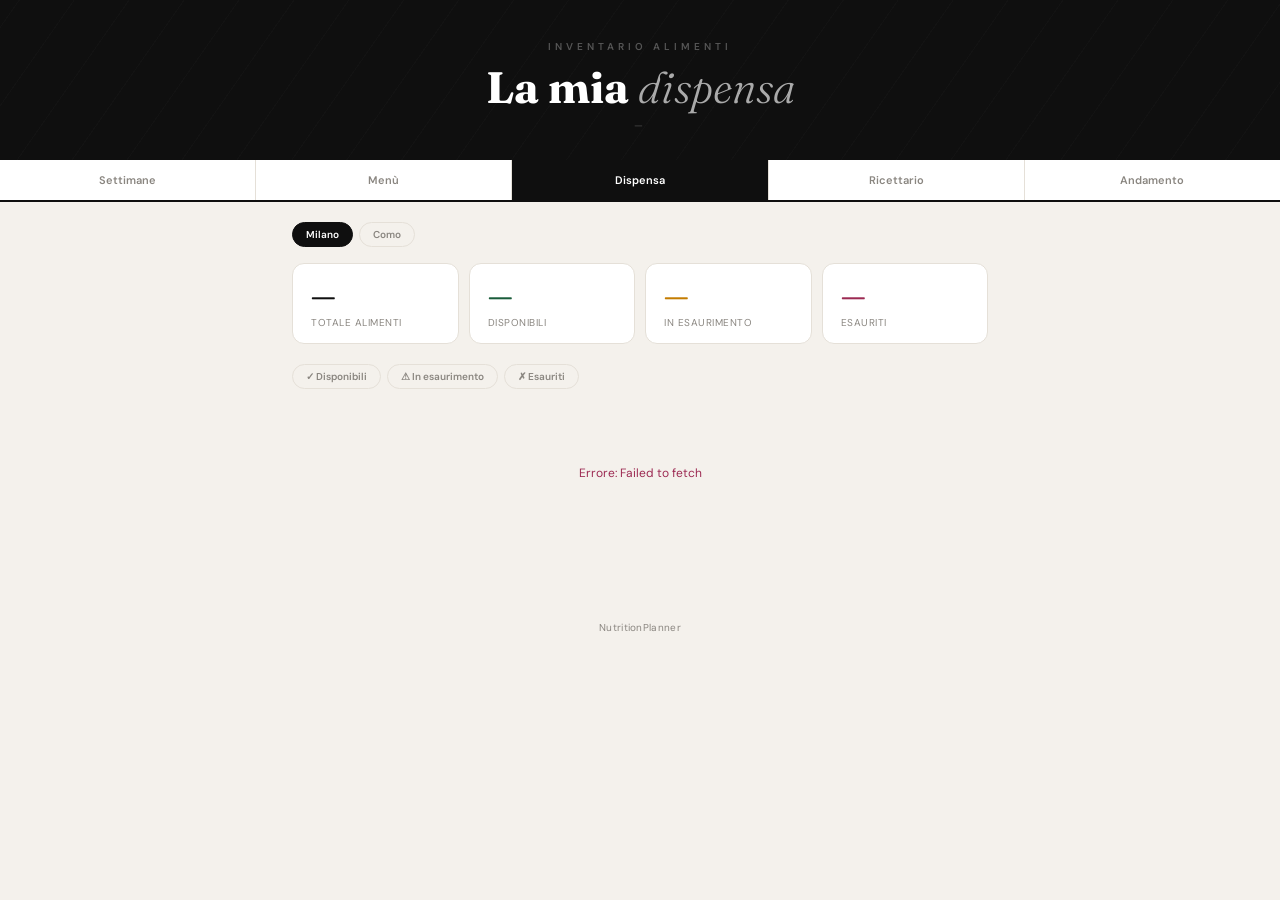
<file: dispensa.html>
<!DOCTYPE html>
<html lang="it">
<head>
  <meta charset="UTF-8">
  <meta name="viewport" content="width=device-width, initial-scale=1.0">
  <title>Dispensa — NutritionPlanner</title>
  <link rel="preconnect" href="https://fonts.googleapis.com">
  <link href="https://fonts.googleapis.com/css2?family=Fraunces:ital,opsz,wght@0,9..144,300;0,9..144,600;0,9..144,700;1,9..144,300;1,9..144,400&family=DM+Sans:wght@300;400;500;600&display=swap" rel="stylesheet">
  <link rel="stylesheet" href="css/style.css">
</head>
<body>

<header class="site-header">
  <div class="header-eyebrow">Inventario alimenti</div>
  <h1 class="header-title">La mia <em>dispensa</em></h1>
  <div class="header-sub" id="header-sub">—</div>
</header>

<nav class="page-nav">
  <a href="index.html" class="nav-link">Settimane</a>
  <a href="menu.html" class="nav-link">Menù</a>
  <a href="dispensa.html" class="nav-link active">Dispensa</a>
  <a href="index.html?ricettario=1" class="nav-link">Ricettario</a>
  <a href="andamento.html" class="nav-link">Andamento</a>
</nav>

<div class="container">

  <div class="filter-bar" id="location-bar">
    <button class="filter-btn" data-loc="milano" onclick="setLocation('milano')">Milano</button>
    <button class="filter-btn" data-loc="como" onclick="setLocation('como')">Como</button>
  </div>

  <div class="stats-row">
    <div class="stat"><div class="stat-value" id="stat-tot">—</div><div class="stat-label">Totale alimenti</div></div>
    <div class="stat"><div class="stat-value" id="stat-ok" style="color:var(--green)">—</div><div class="stat-label">Disponibili</div></div>
    <div class="stat"><div class="stat-value" id="stat-low" style="color:var(--gold)">—</div><div class="stat-label">In esaurimento</div></div>
    <div class="stat"><div class="stat-value" id="stat-out" style="color:var(--red)">—</div><div class="stat-label">Esauriti</div></div>
  </div>

  <div class="filter-bar">
    <button class="filter-btn" onclick="setFilter('ok',this)">✓ Disponibili</button>
    <button class="filter-btn" onclick="setFilter('low',this)">⚠ In esaurimento</button>
    <button class="filter-btn" onclick="setFilter('out',this)">✗ Esauriti</button>
  </div>

  <div id="loading" class="loader"><div class="spinner"></div> Caricamento dispensa...</div>
  <div id="table-container" style="display:none" id="categories-container"></div>
  <div id="empty" class="empty" style="display:none">
    <div class="icon">🥫</div>
    <p>La dispensa è vuota.<br>Usa la skill <strong>Aggiungi a Dispensa</strong> per inizializzarla.</p>
  </div>

</div>

<div class="footer-note">NutritionPlanner</div>


<script src="js/config.js"></script>
<script>
let allAlimenti = [];
let activeFilter = null;
let currentLocation = localStorage.getItem('_nh_dispensa_loc') || 'milano';

function setLocation(loc) {
  if (loc === currentLocation) return;
  currentLocation = loc;
  localStorage.setItem('_nh_dispensa_loc', loc);
  updateLocationButtons();
  document.getElementById('table-container').style.display = 'none';
  document.getElementById('empty').style.display = 'none';
  document.getElementById('loading').style.display = 'flex';
  init();
}

function updateLocationButtons() {
  document.querySelectorAll('#location-bar .filter-btn').forEach(b => {
    b.classList.toggle('active', b.dataset.loc === currentLocation);
  });
}

function getStatus(a) {
  const qty = parseFloat(a.quantita) || 0;
  const soglia = parseFloat(a.soglia_minima) || 0;
  if (qty <= 0) return 'out';
  if (soglia > 0 && qty <= soglia) return 'low';
  return 'ok';
}

function worstStatus(items) {
  const statuses = items.map(getStatus);
  if (statuses.includes('out')) return 'out';
  if (statuses.includes('low')) return 'low';
  return 'ok';
}

// Stato di un prodotto ignorando i lotti già esauriti: un lotto a 0 non deve
// abbassare lo stato degli altri lotti dello stesso prodotto. Se non resta
// nessun lotto disponibile, il prodotto è "out" nel suo complesso.
function productStatus(items) {
  const remaining = items.filter(a => getStatus(a) !== 'out');
  if (remaining.length === 0) return 'out';
  return worstStatus(remaining);
}

function statusPill(s) {
  const map = { ok:'ok ✓ Disponibile', low:'low ⚠ Esaurimento', out:'out ✗ Esaurito' };
  const [cls, ...rest] = map[s].split(' ');
  return `<span class="pill ${cls}">${rest.join(' ')}</span>`;
}

function renderTable(alimenti) {
  const tc = document.getElementById('table-container');
  tc.innerHTML = '';
  if (!alimenti.length) {
    tc.innerHTML = `<p style="color:var(--grey);padding:20px 0;font-size:12px">Nessun alimento trovato.</p>`;
    return;
  }

  // Raggruppa solo per categoria. Ogni voce (lotto/porzione) resta una riga
  // propria e sempre visibile — nessun raggruppamento/collapse per nome.
  const cats = {};
  alimenti.forEach(a => {
    const c = a.categoria || 'Altro';
    if (!cats[c]) cats[c] = [];
    cats[c].push(a);
  });

  Object.entries(cats).sort(([a],[b]) => a.localeCompare(b)).forEach(([cat, items]) => {
    const hdr = document.createElement('div');
    hdr.className = 'cat-header';
    hdr.textContent = cat;
    tc.appendChild(hdr);

    const table = document.createElement('table');
    table.innerHTML = `<thead><tr><th>Alimento</th><th>Quantità</th><th></th><th>Stato</th><th>Scadenza</th></tr></thead>`;
    const tbody = document.createElement('tbody');

    // Ordina per nome (cosi' le voci dello stesso alimento restano vicine),
    // poi per nota, cosi' le porzioni numerate compaiono in ordine.
    items.sort((a, b) => a.nome.localeCompare(b.nome) || String(a.note||'').localeCompare(String(b.note||'')));

    items.forEach(a => {
      const s = getStatus(a);
      const tr = document.createElement('tr');
      tr.innerHTML = `
        <td><strong>${a.nome}</strong>${a.note ? `<br><span style="font-size:10px;color:var(--grey)">${a.note}</span>` : ''}</td>
        <td style="font-weight:600">${a.quantita ?? '—'} <span style="color:var(--grey);font-weight:400">${a.unita||''}</span></td>
        <td style="font-size:14px;text-align:center">${a.congelato ? '❄️' : ''}</td>
        <td>${statusPill(s)}</td>
        <td style="font-size:11px;color:var(--grey)">${a.scadenza || '—'}</td>
      `;
      tbody.appendChild(tr);
    });

    table.appendChild(tbody);
    tc.appendChild(table);
  });
}

function filterTable() {
  let f;
  if (activeFilter === 'out') {
    // Mostra solo i singoli lotti esauriti
    f = allAlimenti.filter(a => getStatus(a) === 'out');
  } else if (activeFilter) {
    // ok / low: i lotti esauriti non compaiono mai qui e non influenzano
    // lo stato dei lotti superstiti dello stesso prodotto
    const nonOut = allAlimenti.filter(a => getStatus(a) !== 'out');
    const nomiDaIncludere = new Set();
    nonOut.forEach(a => { if (getStatus(a) === activeFilter) nomiDaIncludere.add(a.nome); });
    f = nonOut.filter(a => nomiDaIncludere.has(a.nome));
  } else {
    // Default (Disponibili): nascondi ogni lotto esaurito; i lotti rimanenti
    // dello stesso prodotto mantengono il proprio stato invariato
    f = allAlimenti.filter(a => getStatus(a) !== 'out');
  }
  renderTable(f);
}

function setFilter(f, btn) {
  if (activeFilter === f) {
    activeFilter = null;
    document.querySelectorAll('.filter-btn').forEach(b => b.classList.remove('active'));
  } else {
    activeFilter = f;
    document.querySelectorAll('.filter-btn').forEach(b => b.classList.remove('active'));
    btn.classList.add('active');
  }
  filterTable();
}

async function init() {
  try {
    updateLocationButtons();
    const d = await fetchData(CONFIG.paths.dispensaLoc(currentLocation));
    allAlimenti = d.alimenti || [];
    document.getElementById('loading').style.display = 'none';
    const locLabel = currentLocation === 'como' ? 'Como' : 'Milano';
    document.getElementById('header-sub').textContent = `${locLabel} — Aggiornata il ${d.ultimo_aggiornamento || '—'}`;

    // Stats per prodotto unico: i lotti esauriti non abbassano lo stato dei lotti
    // rimanenti dello stesso prodotto (vedi productStatus)
    const grouped = allAlimenti.reduce((acc, a) => { (acc[a.nome] = acc[a.nome]||[]).push(a); return acc; }, {});
    const prodotti = Object.values(grouped);
    const ok = prodotti.filter(g => productStatus(g) === 'ok').length;
    const low = prodotti.filter(g => productStatus(g) === 'low').length;
    const out = prodotti.filter(g => productStatus(g) === 'out').length;
    document.getElementById('stat-tot').textContent = prodotti.length;
    document.getElementById('stat-ok').textContent = ok;
    document.getElementById('stat-low').textContent = low;
    document.getElementById('stat-out').textContent = out;

    if (!allAlimenti.length) { document.getElementById('empty').style.display = 'block'; return; }
    document.getElementById('table-container').style.display = 'block';
    filterTable();
  } catch(e) {
    document.getElementById('loading').innerHTML = `<span style="color:#9c2a52">Errore: ${e.message}</span>`;
  }
}
init();
</script>
</body>
</html>
</file>
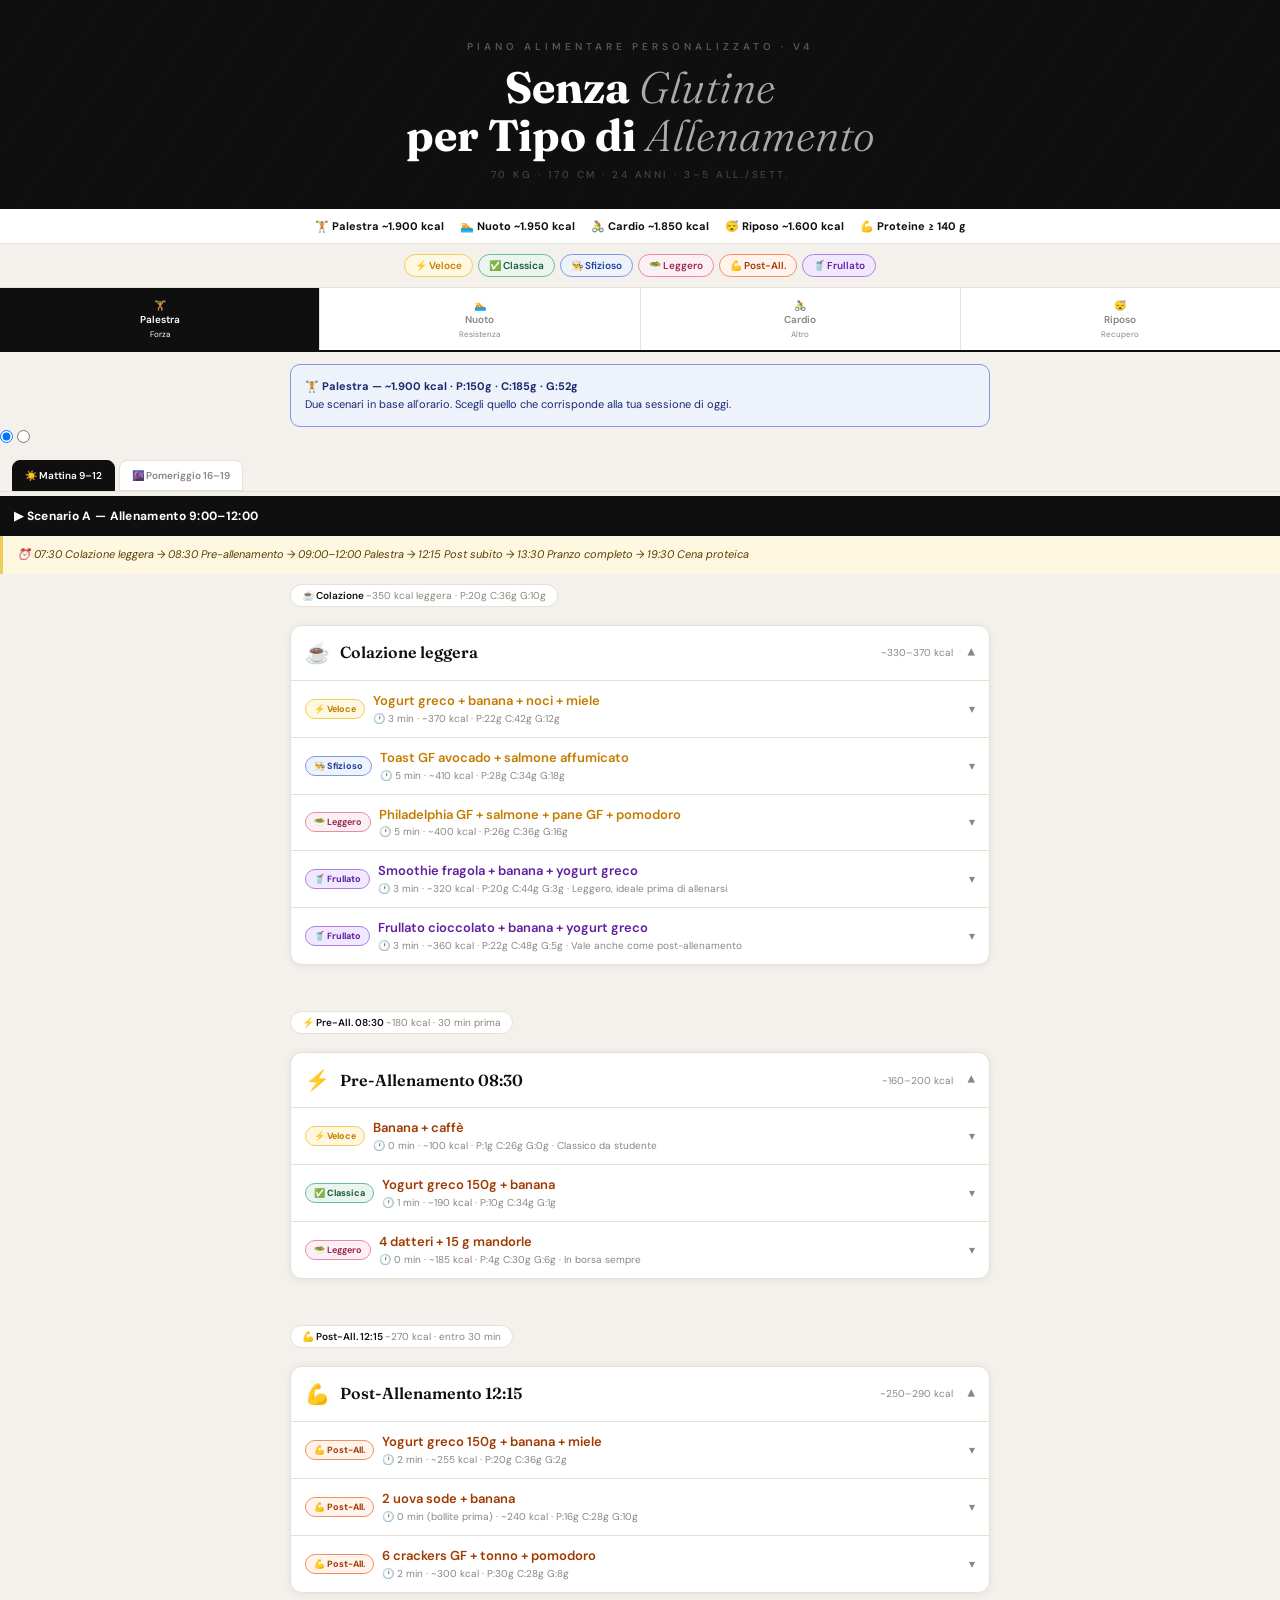
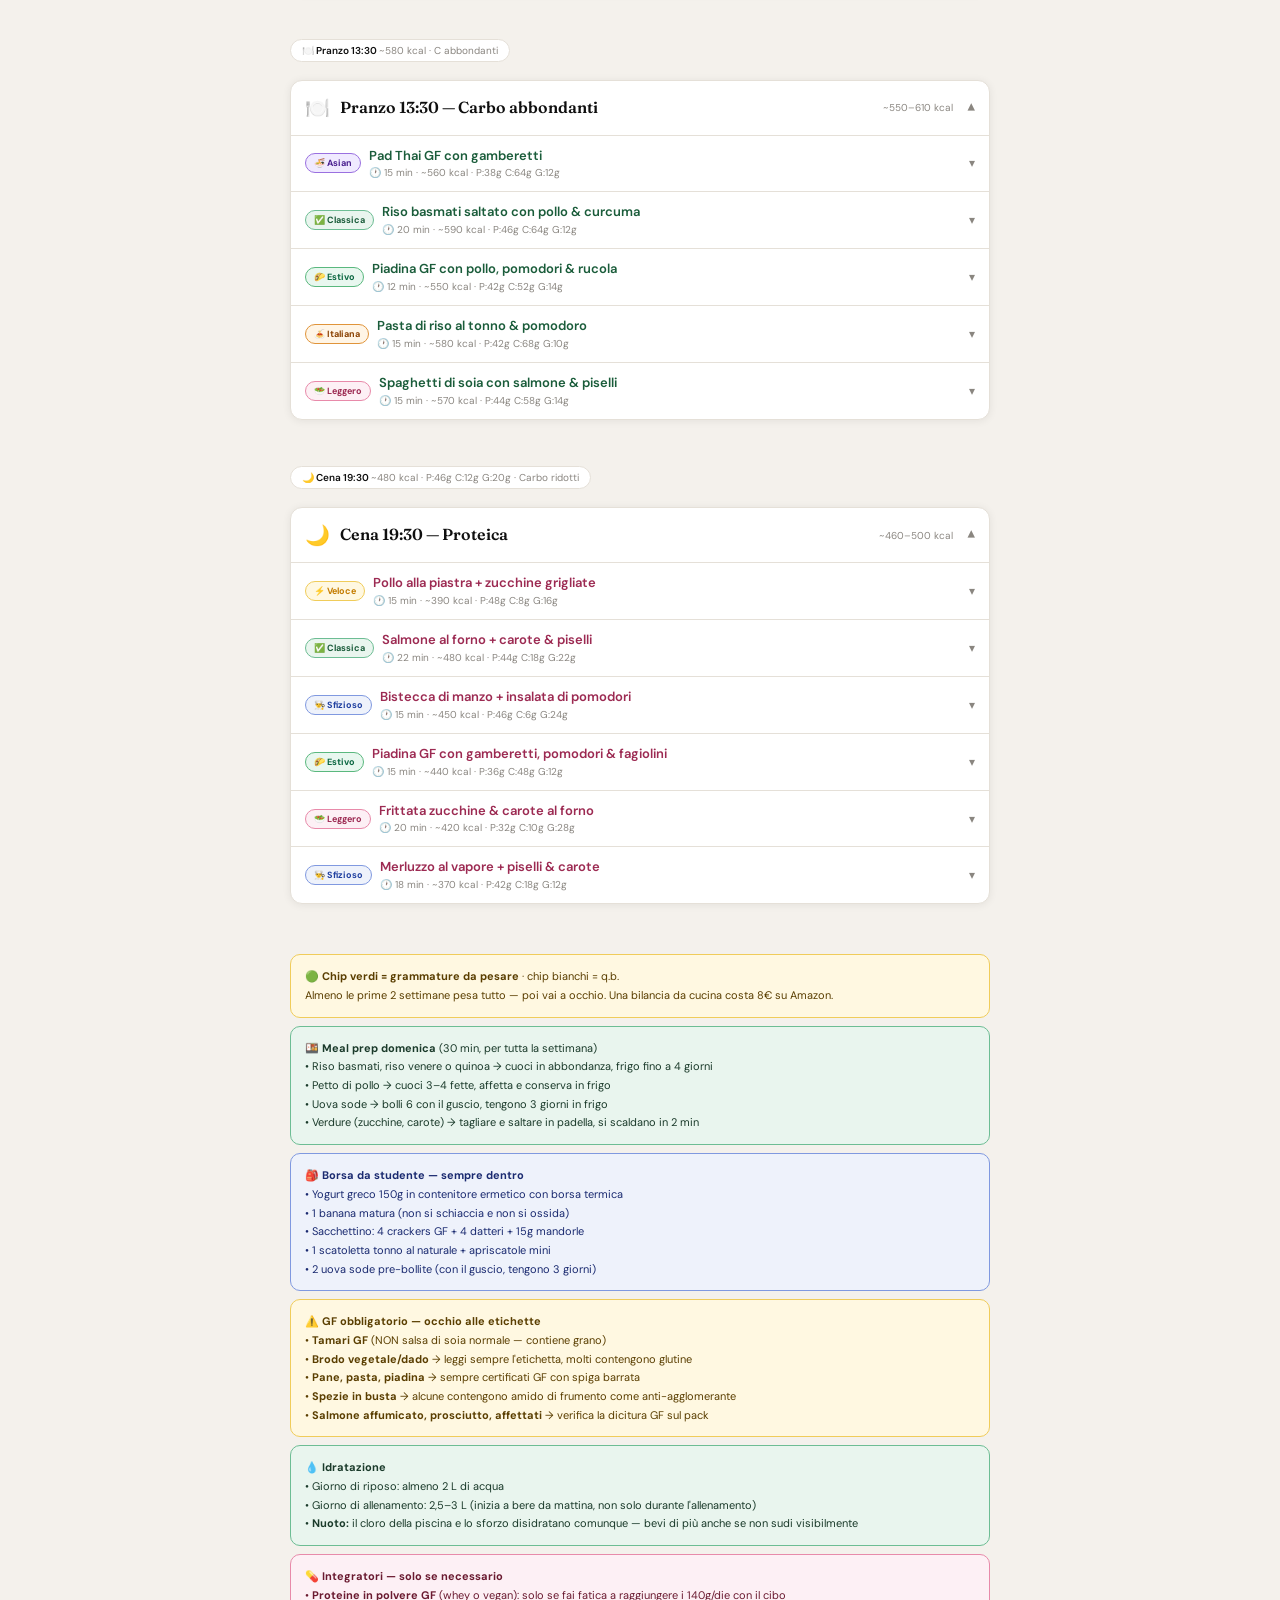
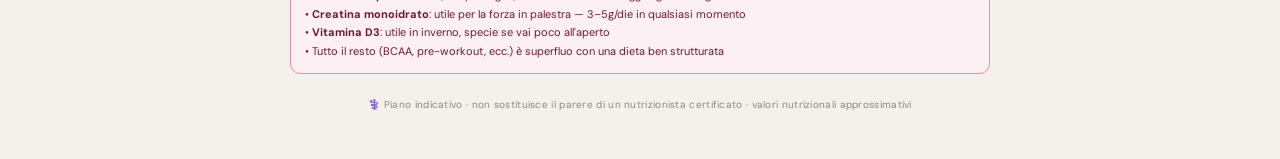
<file: Menù.html>
<!DOCTYPE html>
<html lang="it">
<head>
<meta charset="UTF-8">
<meta name="viewport" content="width=device-width, initial-scale=1.0, maximum-scale=5.0">
<meta name="apple-mobile-web-app-capable" content="yes">
<meta name="apple-mobile-web-app-status-bar-style" content="black-translucent">
<title>Piano Alimentare GF · Per Tipo di Allenamento</title>
<link href="https://fonts.googleapis.com/css2?family=Fraunces:ital,opsz,wght@0,9..144,300;0,9..144,600;0,9..144,700;1,9..144,400&family=DM+Sans:wght@300;400;500;600&display=swap" rel="stylesheet">
<style>
/* ── RESET ── */
*,*::before,*::after{box-sizing:border-box;margin:0;padding:0}
html{scroll-behavior:smooth;-webkit-text-size-adjust:100%;text-size-adjust:100%}
body{font-family:'DM Sans',sans-serif;background:#f4f1ec;color:#0f0f0f;min-height:100vh;-webkit-font-smoothing:antialiased;overflow-x:hidden}

/* ── PALETTE ── */
:root{
  --black:#0f0f0f;--mid:#e5e0d8;--grey:#8a8680;--bg:#f4f1ec;--white:#fff;
  --gold:#c47c00;--gold-l:#fff8e1;--gold-b:#f0cc5a;
  --green:#1a5c3a;--green-l:#e9f5ee;--green-b:#6dbd94;
  --blue:#2040a0;--blue-l:#eef2fb;--blue-b:#8099e0;
  --red:#9c2a52;--red-l:#fdf0f5;--red-b:#e88aaa;
  --orange:#a03a00;--orange-l:#fff3ec;--orange-b:#f09060;
  --tap:rgba(0,0,0,0);
  --purple:#6020a0;--purple-l:#f0e8ff;--purple-b:#b080e0;
}

/* ── HEADER ── */
.site-header{background:var(--black);padding:40px 20px 28px;text-align:center;position:relative;overflow:hidden}
.site-header::before{content:'';position:absolute;inset:0;background:repeating-linear-gradient(-55deg,transparent,transparent 44px,rgba(255,255,255,.015) 44px,rgba(255,255,255,.015) 45px);pointer-events:none}
.header-eyebrow{font-size:10px;font-weight:600;letter-spacing:4px;text-transform:uppercase;color:#555;margin-bottom:10px}
.header-title{font-family:'Fraunces',serif;font-size:clamp(22px,6vw,44px);font-weight:700;color:#fff;line-height:1.1;margin-bottom:8px}
.header-title em{font-style:italic;font-weight:300;color:#aaa}
.header-sub{font-size:10px;letter-spacing:2.5px;text-transform:uppercase;color:#444;font-weight:500}

/* ── INFO BANNER ── */
.info-banner{background:#fff;border-bottom:1px solid var(--mid);padding:10px 16px;display:flex;flex-wrap:wrap;gap:6px 16px;justify-content:center;align-items:center}
.info-item{font-size:11px;color:#444}.info-item strong{color:var(--black)}

/* ── LEGEND ── */
.legend{display:flex;justify-content:center;gap:5px;padding:10px 14px;background:var(--bg);border-bottom:1px solid var(--mid);flex-wrap:wrap}
.leg{font-size:10px;font-weight:600;padding:4px 10px;border-radius:20px;border:1px solid}
.leg.fast{background:var(--gold-l);color:var(--gold);border-color:var(--gold-b)}
.leg.cls{background:var(--green-l);color:var(--green);border-color:var(--green-b)}
.leg.sfiz{background:var(--blue-l);color:var(--blue);border-color:var(--blue-b)}
.leg.bon{background:var(--red-l);color:var(--red);border-color:var(--red-b)}
.leg.prot{background:var(--orange-l);color:var(--orange);border-color:var(--orange-b)}
.leg.smoo{background:#f0e8ff;color:#6020a0;border-color:#b080e0}

/* ── HIDE INPUTS ── */
.act-inp,.var-inp,.meal-tog,.rec-tog{
  display:none;
  position:absolute;
  width:0;height:0;
  opacity:0;
  pointer-events:none;
  -webkit-appearance:none;
  appearance:none;
  margin:0;padding:0;
  border:none;
  clip:rect(0,0,0,0);
  overflow:hidden;
}
/* Forza nascosto anche per input[type=radio/checkbox] su iOS Safari */
input[type="radio"].act-inp,
input[type="radio"].var-inp,
input[type="checkbox"].meal-tog,
input[type="checkbox"].rec-tog{
  display:none !important;
}

/* ── MAIN TABS (sticky) ── */
.tabs-wrap{
  display:flex;background:#fff;
  border-bottom:2.5px solid var(--black);
  overflow-x:auto;-webkit-overflow-scrolling:touch;
  scrollbar-width:none;
  position:sticky;top:0;z-index:100;
}
.tabs-wrap::-webkit-scrollbar{display:none}
.act-tab{
  flex:1;min-width:72px;padding:11px 4px 9px;
  border:none;background:transparent;
  cursor:pointer;font-family:'DM Sans',sans-serif;
  font-size:10px;font-weight:600;color:var(--grey);
  text-align:center;border-right:1px solid var(--mid);
  transition:background .15s,color .15s;
  display:block;line-height:1.4;
  -webkit-tap-highlight-color:transparent;
  touch-action:manipulation;
}
.act-tab:last-child{border-right:none}
.act-panel{display:none}

/* ── TIME SUB-TABS ── */
.time-tabs{
  display:flex;padding:12px 12px 0;
  background:var(--bg);border-bottom:1px solid var(--mid);
  overflow-x:auto;-webkit-overflow-scrolling:touch;
  scrollbar-width:none;gap:0;
  position:sticky;top:48px;z-index:99;
}
.time-tabs::-webkit-scrollbar{display:none}
.var-tab{
  padding:8px 12px;border:1.5px solid var(--mid);
  background:#fff;cursor:pointer;font-size:10px;font-weight:600;
  color:var(--grey);transition:all .15s;
  border-radius:8px 8px 0 0;margin-right:4px;
  font-family:'DM Sans',sans-serif;display:block;
  white-space:nowrap;flex-shrink:0;
  -webkit-tap-highlight-color:transparent;
  touch-action:manipulation;
}
.var-panel{display:none}

/* ── MEALS WRAP ── */
.meals-wrap{max-width:720px;margin:0 auto;padding:14px 10px 36px;display:flex;flex-direction:column;gap:10px}

/* ── MEAL CARD ── */
.meal-card{background:#fff;border-radius:12px;box-shadow:0 1px 8px rgba(0,0,0,.07);overflow:hidden;border:1.5px solid var(--mid)}
.meal-hdr{
  display:flex;align-items:center;gap:10px;padding:14px;
  cursor:pointer;user-select:none;
  -webkit-tap-highlight-color:transparent;
  touch-action:manipulation;
}
.meal-ic{font-size:20px;flex-shrink:0}
.meal-lbl{font-family:'Fraunces',serif;font-size:16px;font-weight:600;flex:1;line-height:1.2}
.meal-kcal{font-size:10px;color:var(--grey);margin-right:4px;white-space:nowrap}
.meal-chev{font-size:15px;color:var(--grey);transition:transform .2s;flex-shrink:0}
.meal-body{display:none;border-top:1.5px solid var(--mid)}

/* ── RECIPE ROW ── */
.rec-row{
  display:flex;align-items:center;gap:8px;padding:12px 14px;
  cursor:pointer;border-bottom:1px solid var(--mid);
  transition:background .12s;user-select:none;
  -webkit-tap-highlight-color:transparent;
  touch-action:manipulation;
}
.rec-row:active{background:#f5f3f0}
.rec-row:last-of-type{border-bottom:none}
.rec-body{flex:1;display:flex;flex-direction:column;gap:2px}
.rec-name{font-size:13px;font-weight:600;line-height:1.3}
.rec-meta{font-size:10px;color:var(--grey)}
.chevron-r{font-size:12px;color:var(--grey);transition:transform .2s;flex-shrink:0}

/* ── RECIPE DETAIL ── */
.rec-detail{display:none;padding:12px 14px 14px;background:#faf9f7;border-top:1px solid var(--mid);border-bottom:1px solid var(--mid)}
.sl{font-size:9px;font-weight:700;letter-spacing:2px;text-transform:uppercase;color:var(--grey);margin:10px 0 6px}
.sl:first-child{margin-top:0}
.chips{display:flex;flex-wrap:wrap;gap:5px}
.chip{font-size:10px;padding:3px 9px;border-radius:14px;background:#fff;border:1px solid var(--mid);color:#333}
.chip.g{background:#f0fff4;border-color:var(--green-b);color:var(--green);font-weight:700}
.steps{display:flex;flex-direction:column;gap:7px}
.step{display:flex;gap:8px;align-items:flex-start}
.sn{width:20px;height:20px;border-radius:50%;display:flex;align-items:center;justify-content:center;font-size:10px;font-weight:700;color:#fff;flex-shrink:0;margin-top:1px}
.st{font-size:12px;line-height:1.5;color:#333}
.rl{display:inline-block;margin-top:12px;font-size:11px;font-weight:600;padding:6px 12px;border-radius:8px;border:1.5px solid;text-decoration:none;-webkit-tap-highlight-color:transparent;touch-action:manipulation}

/* ── PILLS ── */
.pill{font-size:9px;font-weight:700;padding:3px 8px;border-radius:12px;border:1px solid;white-space:nowrap;flex-shrink:0}
.pill.fast{background:var(--gold-l);color:var(--gold);border-color:var(--gold-b)}
.pill.cls{background:var(--green-l);color:var(--green);border-color:var(--green-b)}
.pill.sfiz{background:var(--blue-l);color:var(--blue);border-color:var(--blue-b)}
.pill.bon{background:var(--red-l);color:var(--red);border-color:var(--red-b)}
.pill.prot{background:var(--orange-l);color:var(--orange);border-color:var(--orange-b)}
.pill.est{background:#e8f7ef;color:#0a6640;border-color:#5ab87e}
.pill.ita{background:#fff5e6;color:#8a4000;border-color:#e0943a}
.pill.asia{background:#f0eaff;color:#4a2090;border-color:#9a70e0}
.pill.smoo{background:var(--purple-l);color:var(--purple);border-color:var(--purple-b)}

/* ── MACRO BAR ── */
.macro-bar{max-width:720px;margin:0 auto;padding:10px 10px 4px;display:flex;gap:7px;flex-wrap:wrap}
.macro-pill{font-size:10px;font-weight:600;padding:4px 11px;border-radius:16px;background:#fff;border:1.5px solid var(--mid)}
.macro-pill span{color:var(--grey);font-weight:400}

/* ── NOTE CARD ── */
.note-wrap{max-width:720px;margin:0 auto;padding:0 10px}
.note-inner{border-radius:10px;padding:12px 14px;font-size:11px;line-height:1.7}
.note-inner strong{font-weight:700}
.nb{background:var(--gold-l);border:1.5px solid var(--gold-b);color:#5a3e00}
.nbl{background:var(--blue-l);border:1.5px solid var(--blue-b);color:#1a2a70}
.ng{background:var(--green-l);border:1.5px solid var(--green-b);color:#1a3a2a}
.nr{background:var(--red-l);border:1.5px solid var(--red-b);color:#6a1a30}

/* ── SCENARIO HEADER ── */
.scenario-hdr{
  background:var(--black);color:#fff;
  padding:12px 14px;font-size:12px;font-weight:700;
  letter-spacing:.3px;margin-top:4px;
}
.scenario-sub{
  background:var(--gold-l);border-left:3px solid var(--gold-b);
  padding:10px 14px;font-size:11px;color:#5a3e00;
  line-height:1.6;font-style:italic;
}

/* ─────────────────────────────────────────────
   RADIO MAGIC — main tab active
───────────────────────────────────────────── */
#a-pal:checked~.tabs-wrap label[for="a-pal"],
#a-nuo:checked~.tabs-wrap label[for="a-nuo"],
#a-car:checked~.tabs-wrap label[for="a-car"],
#a-rip:checked~.tabs-wrap label[for="a-rip"]{background:var(--black);color:#fff}

#a-pal:checked~#p-pal,
#a-nuo:checked~#p-nuo,
#a-car:checked~#p-car,
#a-rip:checked~#p-rip{display:block}

/* Palestra sub-tabs */
#a-pal:checked~#p-pal #sc-pal:checked~.time-tabs label[for="sc-pal"],
#a-pal:checked~#p-pal #sc-pal2:checked~.time-tabs label[for="sc-pal2"]{background:var(--black);color:#fff;border-color:var(--black)}
#a-pal:checked~#p-pal #sc-pal:checked~#vp-pal-a,
#a-pal:checked~#p-pal #sc-pal2:checked~#vp-pal-b{display:block}

/* Nuoto sub-tabs */
#a-nuo:checked~#p-nuo #sc-nuo:checked~.time-tabs label[for="sc-nuo"],
#a-nuo:checked~#p-nuo #sc-nuo2:checked~.time-tabs label[for="sc-nuo2"]{background:var(--black);color:#fff;border-color:var(--black)}
#a-nuo:checked~#p-nuo #sc-nuo:checked~#vp-nuo-a,
#a-nuo:checked~#p-nuo #sc-nuo2:checked~#vp-nuo-b{display:block}

/* Cardio sub-tabs */
#a-car:checked~#p-car #sc-car:checked~.time-tabs label[for="sc-car"],
#a-car:checked~#p-car #sc-car2:checked~.time-tabs label[for="sc-car2"]{background:var(--black);color:#fff;border-color:var(--black)}
#a-car:checked~#p-car #sc-car:checked~#vp-car-a,
#a-car:checked~#p-car #sc-car2:checked~#vp-car-b{display:block}

/* Riposo — no scenario, solo 3 pasti sub-tabs */
#a-rip:checked~#p-rip #rt-col:checked~.time-tabs label[for="rt-col"],
#a-rip:checked~#p-rip #rt-pra:checked~.time-tabs label[for="rt-pra"],
#a-rip:checked~#p-rip #rt-cen:checked~.time-tabs label[for="rt-cen"]{background:var(--black);color:#fff;border-color:var(--black)}
#a-rip:checked~#p-rip #rt-col:checked~#vp-rip-col,
#a-rip:checked~#p-rip #rt-pra:checked~#vp-rip-pra,
#a-rip:checked~#p-rip #rt-cen:checked~#vp-rip-cen{display:block}

/* Accordion */
.meal-tog:checked~.meal-hdr .meal-chev{transform:rotate(180deg)}
.meal-tog:checked~.meal-body{display:block}
.rec-tog:checked+label .chevron-r{transform:rotate(180deg)}
.rec-tog:checked+label+.rec-detail{display:block}

/* Footer */
.footer-note{text-align:center;padding:20px 16px 48px;font-size:10px;color:var(--grey);letter-spacing:.3px}

/* iOS safe area */
@supports(padding:max(0px)){
  .site-header{padding-top:max(40px,env(safe-area-inset-top))}
  .footer-note{padding-bottom:max(48px,env(safe-area-inset-bottom))}
}
@media(max-width:390px){
  .act-tab{min-width:64px;font-size:9px;padding:10px 2px 8px}
  .var-tab{font-size:9px;padding:7px 10px}
  .rec-name{font-size:12px}
}
</style>
</head>
<body>

<header class="site-header">
  <p class="header-eyebrow">Piano Alimentare Personalizzato · v4</p>
  <h1 class="header-title">Senza <em>Glutine</em><br>per Tipo di <em>Allenamento</em></h1>
  <p class="header-sub">70 kg · 170 cm · 24 anni · 3–5 all./sett.</p>
</header>

<div class="info-banner">
  <span class="info-item">🏋️ <strong>Palestra ~1.900 kcal</strong></span>
  <span class="info-item">🏊 <strong>Nuoto ~1.950 kcal</strong></span>
  <span class="info-item">🚴 <strong>Cardio ~1.850 kcal</strong></span>
  <span class="info-item">😴 <strong>Riposo ~1.600 kcal</strong></span>
  <span class="info-item">💪 <strong>Proteine ≥ 140 g</strong></span>
</div>
<div class="legend">
  <span class="leg fast">⚡ Veloce</span>
  <span class="leg cls">✅ Classica</span>
  <span class="leg sfiz">👨‍🍳 Sfizioso</span>
  <span class="leg bon">🥗 Leggero</span>
  <span class="leg prot">💪 Post-All.</span>
  <span class="leg smoo">🥤 Frullato</span>
</div>

<!-- MAIN TABS -->
<input type="radio" name="act" id="a-pal" class="act-inp" checked>
<input type="radio" name="act" id="a-nuo" class="act-inp">
<input type="radio" name="act" id="a-car" class="act-inp">
<input type="radio" name="act" id="a-rip" class="act-inp">

<div class="tabs-wrap">
  <label class="act-tab" for="a-pal">🏋️<br>Palestra<br><span style="font-size:8px;font-weight:400">Forza</span></label>
  <label class="act-tab" for="a-nuo">🏊<br>Nuoto<br><span style="font-size:8px;font-weight:400">Resistenza</span></label>
  <label class="act-tab" for="a-car">🚴<br>Cardio<br><span style="font-size:8px;font-weight:400">Altro</span></label>
  <label class="act-tab" for="a-rip">😴<br>Riposo<br><span style="font-size:8px;font-weight:400">Recupero</span></label>
</div>

<!-- ═══════════════════════════════════════
     PALESTRA
═══════════════════════════════════════ -->
<div class="act-panel" id="p-pal">
<div class="note-wrap" style="padding-top:12px"><div class="note-inner nbl">🏋️ <strong>Palestra — ~1.900 kcal · P:150g · C:185g · G:52g</strong><br>Due scenari in base all'orario. Scegli quello che corrisponde alla tua sessione di oggi.</div></div>

<input type="radio" name="sc-pal" id="sc-pal" checked>
<input type="radio" name="sc-pal" id="sc-pal2">
<div class="time-tabs">
  <label class="var-tab" for="sc-pal">☀️ Mattina 9–12</label>
  <label class="var-tab" for="sc-pal2">🌆 Pomeriggio 16–19</label>
</div>

<!-- PAL MATTINA -->
<div class="var-panel" id="vp-pal-a">
<div class="scenario-hdr">▶ Scenario A — Allenamento 9:00–12:00</div>
<div class="scenario-sub">⏰ 07:30 Colazione leggera → 08:30 Pre-allenamento → 09:00–12:00 Palestra → 12:15 Post subito → 13:30 Pranzo completo → 19:30 Cena proteica</div>

<div class="macro-bar"><span class="macro-pill">☕ Colazione <span>~350 kcal leggera · P:20g C:36g G:10g</span></span></div>
<div class="meals-wrap"><div class="meal-card">
<input type="checkbox" id="m-pal-a-col" class="meal-tog" checked>
<label class="meal-hdr" for="m-pal-a-col"><span class="meal-ic">☕</span><span class="meal-lbl">Colazione leggera</span><span class="meal-kcal">~330–370 kcal</span><span class="meal-chev">▾</span></label>
<div class="meal-body">

<input type="checkbox" id="r-pac0" class="rec-tog">
<label class="rec-row" for="r-pac0"><span class="pill fast">⚡ Veloce</span><span class="rec-body"><span class="rec-name" style="color:#c47c00">Yogurt greco + banana + noci + miele</span><span class="rec-meta">🕐 3 min · ~370 kcal · P:22g C:42g G:12g</span></span><span class="chevron-r">▾</span></label>
<div class="rec-detail"><p class="sl">Ingredienti</p><div class="chips"><span class="chip g">150 g yogurt greco 0%</span><span class="chip g">1 banana (~120 g)</span><span class="chip g">20 g noci sgusciate</span><span class="chip g">10 g miele</span></div><p class="sl">Preparazione</p><div class="steps"><div class="step"><span class="sn" style="background:#c47c00">1</span><span class="st">Yogurt in ciotola, banana a rondelle, noci spezzettate, miele. Pronto in 3 minuti.</span></div></div><a class="rl" href="https://www.giallozafferano.it/ricerca-ricette/yogurt+greco+banana/" target="_blank" rel="noopener" style="color:#c47c00;border-color:#f0cc5a">↗ Yogurt greco banana su GialloZafferano</a></div>

<input type="checkbox" id="r-pac1" class="rec-tog">
<label class="rec-row" for="r-pac1"><span class="pill sfiz">👨‍🍳 Sfizioso</span><span class="rec-body"><span class="rec-name" style="color:#c47c00">Toast GF avocado + salmone affumicato</span><span class="rec-meta">🕐 5 min · ~410 kcal · P:28g C:34g G:18g</span></span><span class="chevron-r">▾</span></label>
<div class="rec-detail"><p class="sl">Ingredienti</p><div class="chips"><span class="chip g">2 fette pane GF (~60 g)</span><span class="chip g">½ avocado maturo (~80 g)</span><span class="chip g">80 g salmone affumicato GF</span><span class="chip g">succo ½ limone</span><span class="chip">pepe · erba cipollina q.b.</span></div><p class="sl">Preparazione</p><div class="steps"><div class="step"><span class="sn" style="background:#c47c00">1</span><span class="st">Tosta il pane GF. Schiaccia l'avocado con limone, sale e pepe fino a crema rustica.</span></div><div class="step"><span class="sn" style="background:#c47c00">2</span><span class="st">Spalma l'avocado, disponi il salmone, finisci con erba cipollina tritata.</span></div></div><a class="rl" href="https://www.giallozafferano.it/ricerca-ricette/toast+avocado+salmone/" target="_blank" rel="noopener" style="color:#c47c00;border-color:#f0cc5a">↗ Toast avocado salmone su GialloZafferano</a></div>

<input type="checkbox" id="r-pac2" class="rec-tog">
<label class="rec-row" for="r-pac2"><span class="pill bon">🥗 Leggero</span><span class="rec-body"><span class="rec-name" style="color:#c47c00">Philadelphia GF + salmone + pane GF + pomodoro</span><span class="rec-meta">🕐 5 min · ~400 kcal · P:26g C:36g G:16g</span></span><span class="chevron-r">▾</span></label>
<div class="rec-detail"><p class="sl">Ingredienti</p><div class="chips"><span class="chip g">2 fette pane GF (~60 g)</span><span class="chip g">60 g philadelphia GF</span><span class="chip g">80 g salmone affumicato GF</span><span class="chip g">1 pomodoro (~120 g)</span><span class="chip">pepe · erba cipollina q.b.</span></div><p class="sl">Preparazione</p><div class="steps"><div class="step"><span class="sn" style="background:#c47c00">1</span><span class="st">Tosta il pane GF. Spalma il philadelphia, aggiungi salmone e pomodoro a fette. Pepe e erba cipollina.</span></div></div><a class="rl" href="https://www.giallozafferano.it/ricerca-ricette/toast+salmone+philadelphia/" target="_blank" rel="noopener" style="color:#c47c00;border-color:#f0cc5a">↗ Toast salmone philadelphia su GialloZafferano</a></div>

<input type="checkbox" id="r-pac3" class="rec-tog">
<label class="rec-row" for="r-pac3"><span class="pill smoo">🥤 Frullato</span><span class="rec-body"><span class="rec-name" style="color:#6020a0">Smoothie fragola + banana + yogurt greco</span><span class="rec-meta">🕐 3 min · ~320 kcal · P:20g C:44g G:3g · Leggero, ideale prima di allenarsi</span></span><span class="chevron-r">▾</span></label>
<div class="rec-detail"><p class="sl">Ingredienti</p><div class="chips"><span class="chip g">150 g fragole fresche o surgelate</span><span class="chip g">1 banana matura (~120 g)</span><span class="chip g">150 g yogurt greco 0%</span><span class="chip g">80 ml latte parz. scremato</span><span class="chip">cubetti di ghiaccio q.b.</span></div><p class="sl">Preparazione</p><div class="steps"><div class="step"><span class="sn" style="background:#6020a0">1</span><span class="st">Taglia fragole e banana a pezzi. Metti tutto nel frullatore con latte e ghiaccio.</span></div><div class="step"><span class="sn" style="background:#6020a0">2</span><span class="st">Frulla 1 min alla massima velocità fino a crema liscia. Bevi subito o porta in bottiglietta.</span></div></div><a class="rl" href="https://blog.giallozafferano.it/adattalaricetta/frullato-o-smoothie-fragola-e-banana-con-yogurt/" target="_blank" rel="noopener" style="color:#6020a0;border-color:#b080e0">↗ Smoothie fragola banana yogurt su GialloZafferano</a></div>

<input type="checkbox" id="r-pac4" class="rec-tog">
<label class="rec-row" for="r-pac4"><span class="pill smoo">🥤 Frullato</span><span class="rec-body"><span class="rec-name" style="color:#6020a0">Frullato cioccolato + banana + yogurt greco</span><span class="rec-meta">🕐 3 min · ~360 kcal · P:22g C:48g G:5g · Vale anche come post-allenamento</span></span><span class="chevron-r">▾</span></label>
<div class="rec-detail"><p class="sl">Ingredienti</p><div class="chips"><span class="chip g">1 banana matura (~120 g)</span><span class="chip g">150 g yogurt greco 0%</span><span class="chip g">150 ml latte parz. scremato</span><span class="chip g">15 g cacao amaro GF in polvere</span><span class="chip g">10 g miele</span><span class="chip">cubetti di ghiaccio q.b.</span></div><p class="sl">Preparazione</p><div class="steps"><div class="step"><span class="sn" style="background:#6020a0">1</span><span class="st">Banana a rondelle nel frullatore con yogurt, latte, cacao, miele e ghiaccio.</span></div><div class="step"><span class="sn" style="background:#6020a0">2</span><span class="st">Frulla 1 min. Ottimo anche come post-allenamento in sostituzione allo yogurt classico.</span></div></div><a class="rl" href="https://blog.giallozafferano.it/eatupyourlife/frullato-proteico-banane-e-cioccolato/" target="_blank" rel="noopener" style="color:#6020a0;border-color:#b080e0">↗ Frullato proteico banana cioccolato su GialloZafferano</a></div>

</div></div></div>

<div class="macro-bar"><span class="macro-pill">⚡ Pre-All. 08:30 <span>~180 kcal · 30 min prima</span></span></div>
<div class="meals-wrap"><div class="meal-card">
<input type="checkbox" id="m-pal-a-pre" class="meal-tog" checked>
<label class="meal-hdr" for="m-pal-a-pre"><span class="meal-ic">⚡</span><span class="meal-lbl">Pre-Allenamento 08:30</span><span class="meal-kcal">~160–200 kcal</span><span class="meal-chev">▾</span></label>
<div class="meal-body">
<input type="checkbox" id="r-pre-m0" class="rec-tog">
<label class="rec-row" for="r-pre-m0"><span class="pill fast">⚡ Veloce</span><span class="rec-body"><span class="rec-name" style="color:#a03a00">Banana + caffè</span><span class="rec-meta">🕐 0 min · ~100 kcal · P:1g C:26g G:0g · Classico da studente</span></span><span class="chevron-r">▾</span></label>
<div class="rec-detail"><p class="sl">Ingredienti</p><div class="chips"><span class="chip g">1 banana matura (~120 g)</span><span class="chip">1 caffè (opzionale)</span></div><p class="sl">Preparazione</p><div class="steps"><div class="step"><span class="sn" style="background:#a03a00">1</span><span class="st">Mangia la banana mentre esci di casa. Zero prep. Il caffè migliora la performance — opzionale se lo tolleri a stomaco quasi vuoto.</span></div></div><a class="rl" href="https://www.giallozafferano.it/ricerca-ricette/banana/" target="_blank" rel="noopener" style="color:#a03a00;border-color:#f09060">↗ Snack pre-workout su GialloZafferano</a></div>
<input type="checkbox" id="r-pre-m1" class="rec-tog">
<label class="rec-row" for="r-pre-m1"><span class="pill cls">✅ Classica</span><span class="rec-body"><span class="rec-name" style="color:#a03a00">Yogurt greco 150g + banana</span><span class="rec-meta">🕐 1 min · ~190 kcal · P:10g C:34g G:1g</span></span><span class="chevron-r">▾</span></label>
<div class="rec-detail"><p class="sl">Ingredienti</p><div class="chips"><span class="chip g">150 g yogurt greco 0%</span><span class="chip g">1 banana media (~120 g)</span></div><p class="sl">Preparazione</p><div class="steps"><div class="step"><span class="sn" style="background:#a03a00">1</span><span class="st">Porta in un contenitore. Mangia 30–45 min prima. La proteina dello yogurt dà energia più costante rispetto alla sola banana.</span></div></div><a class="rl" href="https://www.giallozafferano.it/ricerca-ricette/yogurt+banana/" target="_blank" rel="noopener" style="color:#a03a00;border-color:#f09060">↗ Snack pre-allenamento su GialloZafferano</a></div>
<input type="checkbox" id="r-pre-m2" class="rec-tog">
<label class="rec-row" for="r-pre-m2"><span class="pill bon">🥗 Leggero</span><span class="rec-body"><span class="rec-name" style="color:#a03a00">4 datteri + 15 g mandorle</span><span class="rec-meta">🕐 0 min · ~185 kcal · P:4g C:30g G:6g · In borsa sempre</span></span><span class="chevron-r">▾</span></label>
<div class="rec-detail"><p class="sl">Ingredienti</p><div class="chips"><span class="chip g">4 datteri secchi (~40 g)</span><span class="chip g">15 g mandorle intere</span></div><p class="sl">Preparazione</p><div class="steps"><div class="step"><span class="sn" style="background:#a03a00">1</span><span class="st">Tienili in un sacchettino in borsa. Zero preparazione — ideale tra università e palestra.</span></div></div><a class="rl" href="https://www.giallozafferano.it/ricerca-ricette/datteri+mandorle/" target="_blank" rel="noopener" style="color:#a03a00;border-color:#f09060">↗ Snack energetici su GialloZafferano</a></div>
</div></div></div>

<div class="macro-bar"><span class="macro-pill">💪 Post-All. 12:15 <span>~270 kcal · entro 30 min</span></span></div>
<div class="meals-wrap"><div class="meal-card">
<input type="checkbox" id="m-pal-a-pos" class="meal-tog" checked>
<label class="meal-hdr" for="m-pal-a-pos"><span class="meal-ic">💪</span><span class="meal-lbl">Post-Allenamento 12:15</span><span class="meal-kcal">~250–290 kcal</span><span class="meal-chev">▾</span></label>
<div class="meal-body">
<input type="checkbox" id="r-pos-0" class="rec-tog">
<label class="rec-row" for="r-pos-0"><span class="pill prot">💪 Post-All.</span><span class="rec-body"><span class="rec-name" style="color:#a03a00">Yogurt greco 150g + banana + miele</span><span class="rec-meta">🕐 2 min · ~255 kcal · P:20g C:36g G:2g</span></span><span class="chevron-r">▾</span></label>
<div class="rec-detail"><p class="sl">Ingredienti</p><div class="chips"><span class="chip g">150 g yogurt greco 0%</span><span class="chip g">1 banana media (~120 g)</span><span class="chip g">10 g miele</span></div><p class="sl">Preparazione</p><div class="steps"><div class="step"><span class="sn" style="background:#a03a00">1</span><span class="st">Prepara in contenitore ermetico prima di uscire. Mangia in spogliatoio o mentre torni a casa.</span></div></div><a class="rl" href="https://www.giallozafferano.it/ricerca-ricette/yogurt+banana/" target="_blank" rel="noopener" style="color:#a03a00;border-color:#f09060">↗ Post-workout su GialloZafferano</a></div>
<input type="checkbox" id="r-pos-1" class="rec-tog">
<label class="rec-row" for="r-pos-1"><span class="pill prot">💪 Post-All.</span><span class="rec-body"><span class="rec-name" style="color:#a03a00">2 uova sode + banana</span><span class="rec-meta">🕐 0 min (bollite prima) · ~240 kcal · P:16g C:28g G:10g</span></span><span class="chevron-r">▾</span></label>
<div class="rec-detail"><p class="sl">Ingredienti</p><div class="chips"><span class="chip g">2 uova sode (~100 g)</span><span class="chip g">1 banana matura (~120 g)</span></div><p class="sl">Preparazione</p><div class="steps"><div class="step"><span class="sn" style="background:#a03a00">1</span><span class="st">Bolli le uova 9 min la sera prima. Conserva in frigo con il guscio. Porta in borsa con la banana — zero prep post-allenamento.</span></div></div><a class="rl" href="https://ricette.giallozafferano.it/Uova-strapazzate.html" target="_blank" rel="noopener" style="color:#a03a00;border-color:#f09060">↗ Ricette con uova su GialloZafferano</a></div>
<input type="checkbox" id="r-pos-2" class="rec-tog">
<label class="rec-row" for="r-pos-2"><span class="pill prot">💪 Post-All.</span><span class="rec-body"><span class="rec-name" style="color:#a03a00">6 crackers GF + tonno + pomodoro</span><span class="rec-meta">🕐 2 min · ~300 kcal · P:30g C:28g G:8g</span></span><span class="chevron-r">▾</span></label>
<div class="rec-detail"><p class="sl">Ingredienti</p><div class="chips"><span class="chip g">6 crackers riso GF (~60 g)</span><span class="chip g">160 g tonno al naturale</span><span class="chip g">1 pomodoro (~120 g)</span><span class="chip g">5 g olio EVO</span></div><p class="sl">Preparazione</p><div class="steps"><div class="step"><span class="sn" style="background:#a03a00">1</span><span class="st">Porta i crackers in borsa. Apri la scatoletta, aggiungi il pomodoro a fette e un filo d'olio.</span></div></div><a class="rl" href="https://www.giallozafferano.it/ricerca-ricette/crackers+riso+tonno/" target="_blank" rel="noopener" style="color:#a03a00;border-color:#f09060">↗ Snack proteici su GialloZafferano</a></div>
</div></div></div>

<div class="macro-bar"><span class="macro-pill">🍽️ Pranzo 13:30 <span>~580 kcal · C abbondanti</span></span></div>
<div class="meals-wrap"><div class="meal-card">
<input type="checkbox" id="m-pal-a-pra" class="meal-tog" checked>
<label class="meal-hdr" for="m-pal-a-pra"><span class="meal-ic">🍽️</span><span class="meal-lbl">Pranzo 13:30 — Carbo abbondanti</span><span class="meal-kcal">~550–610 kcal</span><span class="meal-chev">▾</span></label>
<div class="meal-body">

<input type="checkbox" id="r-pra0" class="rec-tog">
<label class="rec-row" for="r-pra0"><span class="pill asia">🍜 Asian</span><span class="rec-body"><span class="rec-name" style="color:#1a5c3a">Pad Thai GF con gamberetti</span><span class="rec-meta">🕐 15 min · ~560 kcal · P:38g C:64g G:12g</span></span><span class="chevron-r">▾</span></label>
<div class="rec-detail"><p class="sl">Ingredienti</p><div class="chips"><span class="chip g">90 g tagliatelle di riso GF</span><span class="chip g">180 g gamberetti surgelati</span><span class="chip g">2 uova (~100 g)</span><span class="chip g">100 g fagiolini (o germogli di soia)</span><span class="chip g">15 ml tamari GF</span><span class="chip g">10 ml succo di lime</span><span class="chip g">5 g olio di sesamo</span><span class="chip g">10 g arachidi GF (opzionale)</span><span class="chip">aglio · zenzero in polvere q.b.</span></div><p class="sl">Preparazione</p><div class="steps"><div class="step"><span class="sn" style="background:#1a5c3a">1</span><span class="st">Ammolla le tagliatelle in acqua calda 5 min, scola. Scongela i gamberetti sotto l'acqua fredda.</span></div><div class="step"><span class="sn" style="background:#1a5c3a">2</span><span class="st">In wok o padella con olio di sesamo: rosola l'aglio 30 sec, aggiungi gamberetti 2 min. Spingi ai lati, scramble le uova al centro.</span></div><div class="step"><span class="sn" style="background:#1a5c3a">3</span><span class="st">Unisci le tagliatelle, tamari GF, lime e zenzero. Salta 2 min a fuoco vivo. Aggiungi i fagiolini 1 min. Finisci con arachidi.</span></div></div><a class="rl" href="https://ricette.giallozafferano.it/Pad-thai.html" target="_blank" rel="noopener" style="color:#1a5c3a;border-color:#6dbd94">↗ Pad Thai su GialloZafferano</a></div>

<input type="checkbox" id="r-pra1" class="rec-tog">
<label class="rec-row" for="r-pra1"><span class="pill cls">✅ Classica</span><span class="rec-body"><span class="rec-name" style="color:#1a5c3a">Riso basmati saltato con pollo & curcuma</span><span class="rec-meta">🕐 20 min · ~590 kcal · P:46g C:64g G:12g</span></span><span class="chevron-r">▾</span></label>
<div class="rec-detail"><p class="sl">Ingredienti</p><div class="chips"><span class="chip g">90 g riso basmati (peso crudo)</span><span class="chip g">180 g petto di pollo</span><span class="chip g">100 g zucchine</span><span class="chip g">100 g carote</span><span class="chip g">15 ml tamari GF</span><span class="chip g">10 g olio EVO</span><span class="chip">curcuma · zenzero q.b.</span></div><p class="sl">Preparazione</p><div class="steps"><div class="step"><span class="sn" style="background:#1a5c3a">1</span><span class="st">Cuoci il riso 10–12 min in acqua salata. In parallelo rosola il pollo a cubetti con curcuma 4 min.</span></div><div class="step"><span class="sn" style="background:#1a5c3a">2</span><span class="st">Aggiungi verdure a julienne 4 min. Unisci riso e tamari GF, salta 2 min a fuoco vivo.</span></div></div><a class="rl" href="https://www.giallozafferano.it/ricerca-ricette/riso+basmati+pollo+curcuma/" target="_blank" rel="noopener" style="color:#1a5c3a;border-color:#6dbd94">↗ Riso basmati pollo curcuma su GialloZafferano</a></div>

<input type="checkbox" id="r-pra2" class="rec-tog">
<label class="rec-row" for="r-pra2"><span class="pill est">🌮 Estivo</span><span class="rec-body"><span class="rec-name" style="color:#1a5c3a">Piadina GF con pollo, pomodori & rucola</span><span class="rec-meta">🕐 12 min · ~550 kcal · P:42g C:52g G:14g</span></span><span class="chevron-r">▾</span></label>
<div class="rec-detail"><p class="sl">Ingredienti</p><div class="chips"><span class="chip g">1 piadina GF (~80 g)</span><span class="chip g">170 g petto di pollo</span><span class="chip g">2 pomodori (~160 g)</span><span class="chip g">40 g rucola</span><span class="chip g">30 g philadelphia GF</span><span class="chip g">10 g olio EVO</span><span class="chip">origano · sale q.b.</span></div><p class="sl">Preparazione</p><div class="steps"><div class="step"><span class="sn" style="background:#1a5c3a">1</span><span class="st">Cuoci il pollo a striscioline con olio e origano 5–6 min in padella.</span></div><div class="step"><span class="sn" style="background:#1a5c3a">2</span><span class="st">Scalda la piadina GF in padella asciutta 1 min per lato. Spalma il philadelphia, aggiungi pollo, pomodori e rucola. Arrotola.</span></div></div><a class="rl" href="https://www.giallozafferano.it/ricerca-ricette/piadina+pollo+senza+glutine/" target="_blank" rel="noopener" style="color:#1a5c3a;border-color:#6dbd94">↗ Piadina GF pollo su GialloZafferano</a></div>

<input type="checkbox" id="r-pra3" class="rec-tog">
<label class="rec-row" for="r-pra3"><span class="pill ita">🍝 Italiana</span><span class="rec-body"><span class="rec-name" style="color:#1a5c3a">Pasta di riso al tonno & pomodoro</span><span class="rec-meta">🕐 15 min · ~580 kcal · P:42g C:68g G:10g</span></span><span class="chevron-r">▾</span></label>
<div class="rec-detail"><p class="sl">Ingredienti</p><div class="chips"><span class="chip g">90 g pasta di riso GF</span><span class="chip g">160 g tonno al naturale</span><span class="chip g">200 g passata di pomodoro</span><span class="chip g">1 spicchio aglio</span><span class="chip g">10 g olio EVO</span><span class="chip">basilico · sale q.b.</span></div><p class="sl">Preparazione</p><div class="steps"><div class="step"><span class="sn" style="background:#1a5c3a">1</span><span class="st">Cuoci la pasta GF (attento: tende a scuocersi, controlla spesso). In parallelo scalda olio e aglio, aggiungi passata, cuoci 5 min.</span></div><div class="step"><span class="sn" style="background:#1a5c3a">2</span><span class="st">Scola la pasta, aggiungi tonno al sugo, condisci con basilico fresco.</span></div></div><a class="rl" href="https://www.giallozafferano.it/ricerca-ricette/pasta+tonno+pomodoro/" target="_blank" rel="noopener" style="color:#1a5c3a;border-color:#6dbd94">↗ Pasta tonno pomodoro su GialloZafferano</a></div>

<input type="checkbox" id="r-pra4" class="rec-tog">
<label class="rec-row" for="r-pra4"><span class="pill bon">🥗 Leggero</span><span class="rec-body"><span class="rec-name" style="color:#1a5c3a">Spaghetti di soia con salmone & piselli</span><span class="rec-meta">🕐 15 min · ~570 kcal · P:44g C:58g G:14g</span></span><span class="chevron-r">▾</span></label>
<div class="rec-detail"><p class="sl">Ingredienti</p><div class="chips"><span class="chip g">90 g spaghetti di soia GF</span><span class="chip g">180 g salmone fresco a cubetti</span><span class="chip g">150 g piselli surgelati</span><span class="chip g">15 ml tamari GF</span><span class="chip g">10 g olio EVO</span><span class="chip g">succo ½ limone</span><span class="chip">aglio · erba cipollina q.b.</span></div><p class="sl">Preparazione</p><div class="steps"><div class="step"><span class="sn" style="background:#1a5c3a">1</span><span class="st">Ammolla gli spaghetti di soia in acqua bollente 5 min, scola.</span></div><div class="step"><span class="sn" style="background:#1a5c3a">2</span><span class="st">In padella con olio: rosola il salmone 3 min, aggiungi i piselli 2 min. Unisci gli spaghetti, tamari e limone, salta 1–2 min. Finisci con erba cipollina.</span></div></div><a class="rl" href="https://www.giallozafferano.it/ricerca-ricette/spaghetti+soia+salmone/" target="_blank" rel="noopener" style="color:#1a5c3a;border-color:#6dbd94">↗ Spaghetti soia salmone su GialloZafferano</a></div>

</div></div></div>

<div class="macro-bar"><span class="macro-pill">🌙 Cena 19:30 <span>~480 kcal · P:46g C:12g G:20g · Carbo ridotti</span></span></div>
<div class="meals-wrap"><div class="meal-card">
<input type="checkbox" id="m-pal-a-cen" class="meal-tog" checked>
<label class="meal-hdr" for="m-pal-a-cen"><span class="meal-ic">🌙</span><span class="meal-lbl">Cena 19:30 — Proteica</span><span class="meal-kcal">~460–500 kcal</span><span class="meal-chev">▾</span></label>
<div class="meal-body">

<input type="checkbox" id="r-cen0" class="rec-tog">
<label class="rec-row" for="r-cen0"><span class="pill fast">⚡ Veloce</span><span class="rec-body"><span class="rec-name" style="color:#9c2a52">Pollo alla piastra + zucchine grigliate</span><span class="rec-meta">🕐 15 min · ~390 kcal · P:48g C:8g G:16g</span></span><span class="chevron-r">▾</span></label>
<div class="rec-detail"><p class="sl">Ingredienti</p><div class="chips"><span class="chip g">220 g petto di pollo</span><span class="chip g">250 g zucchine</span><span class="chip g">15 g olio EVO</span><span class="chip g">succo ½ limone</span><span class="chip">origano GF · sale · pepe q.b.</span></div><p class="sl">Preparazione</p><div class="steps"><div class="step"><span class="sn" style="background:#9c2a52">1</span><span class="st">Marina il pollo con 5 g olio, limone e origano 5 min. Cuoci in padella grill 4–5 min per lato.</span></div><div class="step"><span class="sn" style="background:#9c2a52">2</span><span class="st">Griglia le zucchine a fette con l'olio rimasto, 2–3 min per lato.</span></div></div><a class="rl" href="https://www.giallozafferano.it/ricerca-ricette/pollo+alla+piastra/" target="_blank" rel="noopener" style="color:#9c2a52;border-color:#e88aaa">↗ Pollo alla piastra su GialloZafferano</a></div>

<input type="checkbox" id="r-cen1" class="rec-tog">
<label class="rec-row" for="r-cen1"><span class="pill cls">✅ Classica</span><span class="rec-body"><span class="rec-name" style="color:#9c2a52">Salmone al forno + carote & piselli</span><span class="rec-meta">🕐 22 min · ~480 kcal · P:44g C:18g G:22g</span></span><span class="chevron-r">▾</span></label>
<div class="rec-detail"><p class="sl">Ingredienti</p><div class="chips"><span class="chip g">200 g filetto di salmone fresco</span><span class="chip g">150 g carote</span><span class="chip g">150 g piselli surgelati</span><span class="chip g">15 g olio EVO</span><span class="chip g">succo ½ limone</span><span class="chip">rosmarino GF · sale q.b.</span></div><p class="sl">Preparazione</p><div class="steps"><div class="step"><span class="sn" style="background:#9c2a52">1</span><span class="st">Forno 200°C. Salmone su carta forno con 10 g olio, limone e rosmarino → 12–14 min.</span></div><div class="step"><span class="sn" style="background:#9c2a52">2</span><span class="st">In parallelo: carote a rondelle + piselli in padella con 5 g olio, 8 min a fuoco medio.</span></div></div><a class="rl" href="https://ricette.giallozafferano.it/Salmone-al-forno.html" target="_blank" rel="noopener" style="color:#9c2a52;border-color:#e88aaa">↗ Salmone al forno su GialloZafferano</a></div>

<input type="checkbox" id="r-cen2" class="rec-tog">
<label class="rec-row" for="r-cen2"><span class="pill sfiz">👨‍🍳 Sfizioso</span><span class="rec-body"><span class="rec-name" style="color:#9c2a52">Bistecca di manzo + insalata di pomodori</span><span class="rec-meta">🕐 15 min · ~450 kcal · P:46g C:6g G:24g</span></span><span class="chevron-r">▾</span></label>
<div class="rec-detail"><p class="sl">Ingredienti</p><div class="chips"><span class="chip g">200 g bistecca di manzo (controfiletto)</span><span class="chip g">200 g pomodori</span><span class="chip g">40 g rucola</span><span class="chip g">15 g olio EVO</span><span class="chip">sale · pepe · rosmarino GF q.b.</span></div><p class="sl">Preparazione</p><div class="steps"><div class="step"><span class="sn" style="background:#9c2a52">1</span><span class="st">Lascia la bistecca a temperatura ambiente 10 min. Padella caldissima: 2–3 min per lato (al sangue/media). Riposa 3 min avvolta in carta stagnola.</span></div><div class="step"><span class="sn" style="background:#9c2a52">2</span><span class="st">Insalata di pomodori e rucola condita con olio e sale.</span></div></div><a class="rl" href="https://blog.giallozafferano.it/panesalame/ricetta-tagliata-di-manzo-alla-piastra/" target="_blank" rel="noopener" style="color:#9c2a52;border-color:#e88aaa">↗ Bistecca di manzo alla piastra su GialloZafferano</a></div>

<input type="checkbox" id="r-cen3" class="rec-tog">
<label class="rec-row" for="r-cen3"><span class="pill est">🌮 Estivo</span><span class="rec-body"><span class="rec-name" style="color:#9c2a52">Piadina GF con gamberetti, pomodori & fagiolini</span><span class="rec-meta">🕐 15 min · ~440 kcal · P:36g C:48g G:12g</span></span><span class="chevron-r">▾</span></label>
<div class="rec-detail"><p class="sl">Ingredienti</p><div class="chips"><span class="chip g">1 piadina GF (~80 g)</span><span class="chip g">180 g gamberetti surgelati</span><span class="chip g">150 g pomodorini</span><span class="chip g">100 g fagiolini</span><span class="chip g">10 g olio EVO</span><span class="chip g">succo ½ limone</span><span class="chip">aglio · prezzemolo q.b.</span></div><p class="sl">Preparazione</p><div class="steps"><div class="step"><span class="sn" style="background:#9c2a52">1</span><span class="st">Lessa i fagiolini 6 min in acqua salata. In padella con olio e aglio: gamberetti 3 min.</span></div><div class="step"><span class="sn" style="background:#9c2a52">2</span><span class="st">Scalda la piadina GF in padella asciutta. Riempi con gamberetti, fagiolini, pomodorini e limone.</span></div></div><a class="rl" href="https://www.giallozafferano.it/ricerca-ricette/piadina+gamberetti/" target="_blank" rel="noopener" style="color:#9c2a52;border-color:#e88aaa">↗ Piadina gamberetti su GialloZafferano</a></div>

<input type="checkbox" id="r-cen4" class="rec-tog">
<label class="rec-row" for="r-cen4"><span class="pill bon">🥗 Leggero</span><span class="rec-body"><span class="rec-name" style="color:#9c2a52">Frittata zucchine & carote al forno</span><span class="rec-meta">🕐 20 min · ~420 kcal · P:32g C:10g G:28g</span></span><span class="chevron-r">▾</span></label>
<div class="rec-detail"><p class="sl">Ingredienti</p><div class="chips"><span class="chip g">4 uova intere (200 g)</span><span class="chip g">150 g zucchine</span><span class="chip g">100 g carote</span><span class="chip g">40 g parmigiano GF grattugiato</span><span class="chip g">10 g olio EVO</span><span class="chip">sale · pepe q.b.</span></div><p class="sl">Preparazione</p><div class="steps"><div class="step"><span class="sn" style="background:#9c2a52">1</span><span class="st">Salta zucchine a rondelle e carote a julienne con olio 4 min. Intiepidisci.</span></div><div class="step"><span class="sn" style="background:#9c2a52">2</span><span class="st">Sbatti uova con parmigiano, sale e pepe. Unisci le verdure. Teglia oliata → forno 180°C 15–18 min.</span></div></div><a class="rl" href="https://www.giallozafferano.it/ricerca-ricette/frittata+verdure+forno/" target="_blank" rel="noopener" style="color:#9c2a52;border-color:#e88aaa">↗ Frittata di verdure al forno su GialloZafferano</a></div>

<input type="checkbox" id="r-cen5" class="rec-tog">
<label class="rec-row" for="r-cen5"><span class="pill sfiz">👨‍🍳 Sfizioso</span><span class="rec-body"><span class="rec-name" style="color:#9c2a52">Merluzzo al vapore + piselli & carote</span><span class="rec-meta">🕐 18 min · ~370 kcal · P:42g C:18g G:12g</span></span><span class="chevron-r">▾</span></label>
<div class="rec-detail"><p class="sl">Ingredienti</p><div class="chips"><span class="chip g">220 g merluzzo fresco o surgelato</span><span class="chip g">150 g piselli surgelati</span><span class="chip g">150 g carote</span><span class="chip g">15 g olio EVO</span><span class="chip g">succo ½ limone</span><span class="chip">prezzemolo · sale q.b.</span></div><p class="sl">Preparazione</p><div class="steps"><div class="step"><span class="sn" style="background:#9c2a52">1</span><span class="st">Cuoci il merluzzo al vapore 10–12 min. In parallelo salta piselli e carote a rondelle con olio 5 min.</span></div><div class="step"><span class="sn" style="background:#9c2a52">2</span><span class="st">Condisci il merluzzo con limone e prezzemolo. Servi con le verdure saltate.</span></div></div><a class="rl" href="https://ricette.giallozafferano.it/Merluzzo-al-vapore-con-olive-verdi-e-pomodorini.html" target="_blank" rel="noopener" style="color:#9c2a52;border-color:#e88aaa">↗ Merluzzo al vapore su GialloZafferano</a></div>

</div></div></div>
</div><!-- /vp-pal-a -->

<!-- PAL POMERIGGIO -->
<div class="var-panel" id="vp-pal-b">
<div class="scenario-hdr">▶ Scenario B — Allenamento 16:00–19:00</div>
<div class="scenario-sub">⏰ 08:00 Colazione completa → 13:00 Pranzo con carbo abbondanti → 15:00 Pre-allenamento → 16:00–19:00 Palestra → 19:15 Post subito → 20:30 Cena leggera proteica</div>

<div class="macro-bar"><span class="macro-pill">☕ Colazione 08:00 <span>~420 kcal · Completa</span></span></div>
<div class="meals-wrap"><div class="meal-card">
<input type="checkbox" id="m-pal-b-col" class="meal-tog" checked>
<label class="meal-hdr" for="m-pal-b-col"><span class="meal-ic">☕</span><span class="meal-lbl">Colazione 08:00 — Completa</span><span class="meal-kcal">~400–440 kcal</span><span class="meal-chev">▾</span></label>
<div class="meal-body">
<input type="checkbox" id="r-pb-col0" class="rec-tog">
<label class="rec-row" for="r-pb-col0"><span class="pill fast">⚡ Veloce</span><span class="rec-body"><span class="rec-name" style="color:#c47c00">Yogurt greco 150g + banana + noci + miele</span><span class="rec-meta">🕐 3 min · ~370 kcal · P:22g C:42g G:12g</span></span><span class="chevron-r">▾</span></label>
<div class="rec-detail"><p class="sl">Ingredienti</p><div class="chips"><span class="chip g">150 g yogurt greco 0%</span><span class="chip g">1 banana (~120 g)</span><span class="chip g">20 g noci sgusciate</span><span class="chip g">10 g miele</span></div><p class="sl">Preparazione</p><div class="steps"><div class="step"><span class="sn" style="background:#c47c00">1</span><span class="st">Yogurt in ciotola, banana a rondelle, noci e miele. Pronto in 3 minuti.</span></div></div><a class="rl" href="https://www.giallozafferano.it/ricerca-ricette/yogurt+greco+banana/" target="_blank" rel="noopener" style="color:#c47c00;border-color:#f0cc5a">↗ Yogurt greco banana su GialloZafferano</a></div>
<input type="checkbox" id="r-pb-col1" class="rec-tog">
<label class="rec-row" for="r-pb-col1"><span class="pill cls">✅ Classica</span><span class="rec-body"><span class="rec-name" style="color:#c47c00">Uova strapazzate + pane GF + arancia</span><span class="rec-meta">🕐 10 min · ~430 kcal · P:28g C:42g G:14g</span></span><span class="chevron-r">▾</span></label>
<div class="rec-detail"><p class="sl">Ingredienti</p><div class="chips"><span class="chip g">3 uova intere (150 g)</span><span class="chip g">2 fette pane GF (~60 g)</span><span class="chip g">1 arancia (~150 g)</span><span class="chip g">5 g olio EVO</span><span class="chip">sale · pepe q.b.</span></div><p class="sl">Preparazione</p><div class="steps"><div class="step"><span class="sn" style="background:#c47c00">1</span><span class="st">Sbatti le uova con sale e pepe. Cuoci in padella antiaderente con olio a fuoco basso, mescolando 2–3 min finché cremose.</span></div><div class="step"><span class="sn" style="background:#c47c00">2</span><span class="st">Tosta le fette di pane GF. Servi con arancia pelata a parte.</span></div></div><a class="rl" href="https://ricette.giallozafferano.it/Uova-strapazzate.html" target="_blank" rel="noopener" style="color:#c47c00;border-color:#f0cc5a">↗ Uova strapazzate su GialloZafferano</a></div>
<input type="checkbox" id="r-pb-col2" class="rec-tog">
<label class="rec-row" for="r-pb-col2"><span class="pill sfiz">👨‍🍳 Sfizioso</span><span class="rec-body"><span class="rec-name" style="color:#c47c00">Toast GF avocado + salmone affumicato</span><span class="rec-meta">🕐 5 min · ~410 kcal · P:28g C:34g G:18g</span></span><span class="chevron-r">▾</span></label>
<div class="rec-detail"><p class="sl">Ingredienti</p><div class="chips"><span class="chip g">2 fette pane GF (~60 g)</span><span class="chip g">½ avocado (~80 g)</span><span class="chip g">80 g salmone affumicato GF</span><span class="chip g">succo ½ limone</span><span class="chip">pepe · erba cipollina q.b.</span></div><p class="sl">Preparazione</p><div class="steps"><div class="step"><span class="sn" style="background:#c47c00">1</span><span class="st">Tosta il pane GF. Schiaccia avocado con limone e pepe.</span></div><div class="step"><span class="sn" style="background:#c47c00">2</span><span class="st">Spalma l'avocado, disponi il salmone, finisci con erba cipollina.</span></div></div><a class="rl" href="https://www.giallozafferano.it/ricerca-ricette/toast+avocado+salmone/" target="_blank" rel="noopener" style="color:#c47c00;border-color:#f0cc5a">↗ Toast avocado salmone su GialloZafferano</a></div>
<input type="checkbox" id="r-pb-col3" class="rec-tog">
<label class="rec-row" for="r-pb-col3"><span class="pill bon">🥗 Leggero</span><span class="rec-body"><span class="rec-name" style="color:#c47c00">Uova strapazzate al pomodoro + pane GF</span><span class="rec-meta">🕐 12 min · ~420 kcal · P:26g C:40g G:14g</span></span><span class="chevron-r">▾</span></label>
<div class="rec-detail"><p class="sl">Ingredienti</p><div class="chips"><span class="chip g">3 uova intere (150 g)</span><span class="chip g">100 g passata di pomodoro</span><span class="chip g">½ cipolla (~40 g)</span><span class="chip g">2 fette pane GF (~60 g)</span><span class="chip g">10 g olio EVO</span><span class="chip">sale · pepe q.b.</span></div><p class="sl">Preparazione</p><div class="steps"><div class="step"><span class="sn" style="background:#c47c00">1</span><span class="st">Soffriggi la cipolla in olio 2 min. Aggiungi la passata, cuoci 4 min.</span></div><div class="step"><span class="sn" style="background:#c47c00">2</span><span class="st">Sguscia le uova nel sugo, mescola strapazzando 2 min. Servi su pane GF tostato.</span></div></div><a class="rl" href="https://ricette.giallozafferano.it/Uova-strapazzate-al-pomodoro.html" target="_blank" rel="noopener" style="color:#c47c00;border-color:#f0cc5a">↗ Uova strapazzate al pomodoro su GialloZafferano</a></div>
</div></div></div>

<div class="macro-bar"><span class="macro-pill">🍽️ Pranzo 13:00 <span>~580 kcal · Carbo abbondanti pre-all.</span></span></div>
<div class="meals-wrap"><div class="meal-card">
<input type="checkbox" id="m-pal-b-pra" class="meal-tog" checked>
<label class="meal-hdr" for="m-pal-b-pra"><span class="meal-ic">🍽️</span><span class="meal-lbl">Pranzo 13:00 — Carbo abbondanti</span><span class="meal-kcal">~550–610 kcal</span><span class="meal-chev">▾</span></label>
<div class="meal-body">
<input type="checkbox" id="r-pb-pra0" class="rec-tog">
<label class="rec-row" for="r-pb-pra0"><span class="pill asia">🍜 Asian</span><span class="rec-body"><span class="rec-name" style="color:#1a5c3a">Pad Thai GF con gamberetti</span><span class="rec-meta">🕐 15 min · ~560 kcal · P:38g C:64g G:12g</span></span><span class="chevron-r">▾</span></label>
<div class="rec-detail"><p class="sl">Ingredienti</p><div class="chips"><span class="chip g">90 g tagliatelle di riso GF</span><span class="chip g">180 g gamberetti surgelati</span><span class="chip g">2 uova (~100 g)</span><span class="chip g">100 g fagiolini</span><span class="chip g">15 ml tamari GF</span><span class="chip g">10 ml succo di lime</span><span class="chip g">5 g olio di sesamo</span><span class="chip g">10 g arachidi GF (opzionale)</span><span class="chip">aglio · zenzero q.b.</span></div><p class="sl">Preparazione</p><div class="steps"><div class="step"><span class="sn" style="background:#1a5c3a">1</span><span class="st">Ammolla le tagliatelle in acqua calda 5 min. Scongela i gamberetti.</span></div><div class="step"><span class="sn" style="background:#1a5c3a">2</span><span class="st">In padella con olio di sesamo: aglio 30 sec, gamberetti 2 min. Spingi ai lati, scramble le uova al centro.</span></div><div class="step"><span class="sn" style="background:#1a5c3a">3</span><span class="st">Unisci tagliatelle, tamari GF, lime, zenzero. Salta 2 min. Aggiungi fagiolini 1 min. Finisci con arachidi.</span></div></div><a class="rl" href="https://ricette.giallozafferano.it/Pad-thai.html" target="_blank" rel="noopener" style="color:#1a5c3a;border-color:#6dbd94">↗ Pad Thai su GialloZafferano</a></div>
<input type="checkbox" id="r-pb-pra1" class="rec-tog">
<label class="rec-row" for="r-pb-pra1"><span class="pill cls">✅ Classica</span><span class="rec-body"><span class="rec-name" style="color:#1a5c3a">Riso basmati saltato con pollo & curcuma</span><span class="rec-meta">🕐 20 min · ~590 kcal · P:46g C:64g G:12g</span></span><span class="chevron-r">▾</span></label>
<div class="rec-detail"><p class="sl">Ingredienti</p><div class="chips"><span class="chip g">90 g riso basmati (peso crudo)</span><span class="chip g">180 g petto di pollo</span><span class="chip g">100 g zucchine</span><span class="chip g">100 g carote</span><span class="chip g">15 ml tamari GF</span><span class="chip g">10 g olio EVO</span><span class="chip">curcuma · zenzero q.b.</span></div><p class="sl">Preparazione</p><div class="steps"><div class="step"><span class="sn" style="background:#1a5c3a">1</span><span class="st">Cuoci il riso 10–12 min. Rosola il pollo a cubetti con curcuma 4 min.</span></div><div class="step"><span class="sn" style="background:#1a5c3a">2</span><span class="st">Aggiungi verdure a julienne 4 min. Unisci riso e tamari GF, salta 2 min.</span></div></div><a class="rl" href="https://www.giallozafferano.it/ricerca-ricette/riso+basmati+pollo+curcuma/" target="_blank" rel="noopener" style="color:#1a5c3a;border-color:#6dbd94">↗ Riso basmati pollo curcuma su GialloZafferano</a></div>
<input type="checkbox" id="r-pb-pra2" class="rec-tog">
<label class="rec-row" for="r-pb-pra2"><span class="pill bon">🥗 Leggero</span><span class="rec-body"><span class="rec-name" style="color:#1a5c3a">Spaghetti di soia con salmone & piselli</span><span class="rec-meta">🕐 15 min · ~570 kcal · P:44g C:58g G:14g</span></span><span class="chevron-r">▾</span></label>
<div class="rec-detail"><p class="sl">Ingredienti</p><div class="chips"><span class="chip g">90 g spaghetti di soia GF</span><span class="chip g">180 g salmone fresco a cubetti</span><span class="chip g">150 g piselli surgelati</span><span class="chip g">15 ml tamari GF</span><span class="chip g">10 g olio EVO</span><span class="chip g">succo ½ limone</span><span class="chip">aglio · erba cipollina q.b.</span></div><p class="sl">Preparazione</p><div class="steps"><div class="step"><span class="sn" style="background:#1a5c3a">1</span><span class="st">Ammolla gli spaghetti di soia in acqua bollente 5 min, scola.</span></div><div class="step"><span class="sn" style="background:#1a5c3a">2</span><span class="st">Rosola il salmone 3 min, aggiungi piselli 2 min, unisci spaghetti + tamari + limone, salta 1–2 min.</span></div></div><a class="rl" href="https://www.giallozafferano.it/ricerca-ricette/spaghetti+soia+salmone/" target="_blank" rel="noopener" style="color:#1a5c3a;border-color:#6dbd94">↗ Spaghetti soia salmone su GialloZafferano</a></div>
</div></div></div>

<div class="macro-bar"><span class="macro-pill">⚡ Pre-All. 15:00 <span>~185 kcal · 30–45 min prima</span></span></div>
<div class="meals-wrap"><div class="meal-card">
<input type="checkbox" id="m-pal-b-pre" class="meal-tog" checked>
<label class="meal-hdr" for="m-pal-b-pre"><span class="meal-ic">⚡</span><span class="meal-lbl">Pre-Allenamento 15:00</span><span class="meal-kcal">~170–200 kcal</span><span class="meal-chev">▾</span></label>
<div class="meal-body">
<input type="checkbox" id="r-pb-pre0" class="rec-tog">
<label class="rec-row" for="r-pb-pre0"><span class="pill fast">⚡ Veloce</span><span class="rec-body"><span class="rec-name" style="color:#a03a00">Banana + yogurt greco 150g</span><span class="rec-meta">🕐 1 min · ~190 kcal · P:10g C:34g G:1g</span></span><span class="chevron-r">▾</span></label>
<div class="rec-detail"><p class="sl">Ingredienti</p><div class="chips"><span class="chip g">1 banana media (~120 g)</span><span class="chip g">150 g yogurt greco 0%</span></div><p class="sl">Preparazione</p><div class="steps"><div class="step"><span class="sn" style="background:#a03a00">1</span><span class="st">Prepara in un contenitore la mattina e tienilo in frigo fino alle 15:00. Mangia 30–45 min prima di uscire per la palestra.</span></div></div><a class="rl" href="https://www.giallozafferano.it/ricerca-ricette/yogurt+banana/" target="_blank" rel="noopener" style="color:#a03a00;border-color:#f09060">↗ Snack pre-allenamento su GialloZafferano</a></div>
<input type="checkbox" id="r-pb-pre1" class="rec-tog">
<label class="rec-row" for="r-pb-pre1"><span class="pill cls">✅ Classica</span><span class="rec-body"><span class="rec-name" style="color:#a03a00">Riso soffiato GF + latte + miele</span><span class="rec-meta">🕐 2 min · ~200 kcal · P:6g C:38g G:3g</span></span><span class="chevron-r">▾</span></label>
<div class="rec-detail"><p class="sl">Ingredienti</p><div class="chips"><span class="chip g">30 g riso soffiato GF</span><span class="chip g">150 ml latte parz. scremato</span><span class="chip g">10 g miele</span></div><p class="sl">Preparazione</p><div class="steps"><div class="step"><span class="sn" style="background:#a03a00">1</span><span class="st">Versa il riso soffiato nel latte, aggiungi il miele. Leggero e digerisce bene prima dell'allenamento pomeridiano.</span></div></div><a class="rl" href="https://www.giallozafferano.it/ricerca-ricette/riso+soffiato/" target="_blank" rel="noopener" style="color:#a03a00;border-color:#f09060">↗ Idee riso soffiato su GialloZafferano</a></div>
<input type="checkbox" id="r-pb-pre2" class="rec-tog">
<label class="rec-row" for="r-pb-pre2"><span class="pill bon">🥗 Leggero</span><span class="rec-body"><span class="rec-name" style="color:#a03a00">3 datteri + 10 g noci</span><span class="rec-meta">🕐 0 min · ~175 kcal · P:2g C:30g G:5g · In borsa, zero prep</span></span><span class="chevron-r">▾</span></label>
<div class="rec-detail"><p class="sl">Ingredienti</p><div class="chips"><span class="chip g">3 datteri secchi (~30 g)</span><span class="chip g">10 g noci sgusciate</span></div><p class="sl">Preparazione</p><div class="steps"><div class="step"><span class="sn" style="background:#a03a00">1</span><span class="st">Tienili in borsa. Zero prep — ideale se sei in università fino alle 15:30 e non hai tempo di tornare a casa.</span></div></div><a class="rl" href="https://www.giallozafferano.it/ricerca-ricette/datteri+noci/" target="_blank" rel="noopener" style="color:#a03a00;border-color:#f09060">↗ Snack energetici su GialloZafferano</a></div>
</div></div></div>

<div class="macro-bar"><span class="macro-pill">💪 Post-All. 19:15 <span>~270 kcal · entro 30 min</span></span></div>
<div class="meals-wrap"><div class="meal-card">
<input type="checkbox" id="m-pal-b-pos" class="meal-tog" checked>
<label class="meal-hdr" for="m-pal-b-pos"><span class="meal-ic">💪</span><span class="meal-lbl">Post-Allenamento 19:15</span><span class="meal-kcal">~250–290 kcal</span><span class="meal-chev">▾</span></label>
<div class="meal-body">
<input type="checkbox" id="r-pb-pos0" class="rec-tog">
<label class="rec-row" for="r-pb-pos0"><span class="pill prot">💪 Post-All.</span><span class="rec-body"><span class="rec-name" style="color:#a03a00">Yogurt greco 150g + banana + miele</span><span class="rec-meta">🕐 2 min · ~255 kcal · P:20g C:36g G:2g</span></span><span class="chevron-r">▾</span></label>
<div class="rec-detail"><p class="sl">Ingredienti</p><div class="chips"><span class="chip g">150 g yogurt greco 0%</span><span class="chip g">1 banana (~120 g)</span><span class="chip g">10 g miele</span></div><p class="sl">Preparazione</p><div class="steps"><div class="step"><span class="sn" style="background:#a03a00">1</span><span class="st">Prepara in contenitore prima di uscire. Mangia subito — in spogliatoio va benissimo. Non aspettare più di 30 min.</span></div></div><a class="rl" href="https://www.giallozafferano.it/ricerca-ricette/yogurt+banana/" target="_blank" rel="noopener" style="color:#a03a00;border-color:#f09060">↗ Post-workout su GialloZafferano</a></div>
<input type="checkbox" id="r-pb-pos1" class="rec-tog">
<label class="rec-row" for="r-pb-pos1"><span class="pill prot">💪 Post-All.</span><span class="rec-body"><span class="rec-name" style="color:#a03a00">2 uova sode + banana</span><span class="rec-meta">🕐 0 min · ~240 kcal · P:16g C:28g G:10g</span></span><span class="chevron-r">▾</span></label>
<div class="rec-detail"><p class="sl">Ingredienti</p><div class="chips"><span class="chip g">2 uova sode (~100 g)</span><span class="chip g">1 banana (~120 g)</span></div><p class="sl">Preparazione</p><div class="steps"><div class="step"><span class="sn" style="background:#a03a00">1</span><span class="st">Prepara le uova sode la sera prima. Porta in borsa dalla mattina. Zero prep dopo la palestra.</span></div></div><a class="rl" href="https://ricette.giallozafferano.it/Uova-strapazzate.html" target="_blank" rel="noopener" style="color:#a03a00;border-color:#f09060">↗ Ricette uova su GialloZafferano</a></div>
</div></div></div>

<div class="macro-bar"><span class="macro-pill">🌙 Cena 20:30 <span>~420 kcal · Leggera, carbo ridotti</span></span></div>
<div class="meals-wrap"><div class="meal-card">
<input type="checkbox" id="m-pal-b-cen" class="meal-tog" checked>
<label class="meal-hdr" for="m-pal-b-cen"><span class="meal-ic">🌙</span><span class="meal-lbl">Cena 20:30 — Leggera</span><span class="meal-kcal">~400–440 kcal</span><span class="meal-chev">▾</span></label>
<div class="meal-body">
<input type="checkbox" id="r-pb-cen0" class="rec-tog">
<label class="rec-row" for="r-pb-cen0"><span class="pill fast">⚡ Veloce</span><span class="rec-body"><span class="rec-name" style="color:#9c2a52">Salmone al forno + piselli & carote</span><span class="rec-meta">🕐 20 min · ~460 kcal · P:44g C:18g G:22g</span></span><span class="chevron-r">▾</span></label>
<div class="rec-detail"><p class="sl">Ingredienti</p><div class="chips"><span class="chip g">200 g filetto di salmone</span><span class="chip g">150 g carote</span><span class="chip g">150 g piselli surgelati</span><span class="chip g">15 g olio EVO</span><span class="chip g">succo ½ limone</span><span class="chip">rosmarino GF · sale q.b.</span></div><p class="sl">Preparazione</p><div class="steps"><div class="step"><span class="sn" style="background:#9c2a52">1</span><span class="st">Forno 200°C. Salmone su carta forno con olio, limone e rosmarino → 12–14 min. Carote + piselli in padella con olio 8 min.</span></div></div><a class="rl" href="https://ricette.giallozafferano.it/Salmone-al-forno.html" target="_blank" rel="noopener" style="color:#9c2a52;border-color:#e88aaa">↗ Salmone al forno su GialloZafferano</a></div>
<input type="checkbox" id="r-pb-cen1" class="rec-tog">
<label class="rec-row" for="r-pb-cen1"><span class="pill cls">✅ Classica</span><span class="rec-body"><span class="rec-name" style="color:#9c2a52">Bistecca di manzo + insalata di pomodori</span><span class="rec-meta">🕐 15 min · ~450 kcal · P:46g C:6g G:24g</span></span><span class="chevron-r">▾</span></label>
<div class="rec-detail"><p class="sl">Ingredienti</p><div class="chips"><span class="chip g">200 g bistecca di manzo</span><span class="chip g">200 g pomodori</span><span class="chip g">40 g rucola</span><span class="chip g">15 g olio EVO</span><span class="chip">sale · pepe · rosmarino GF q.b.</span></div><p class="sl">Preparazione</p><div class="steps"><div class="step"><span class="sn" style="background:#9c2a52">1</span><span class="st">Padella caldissima: 2–3 min per lato. Riposa 3 min in carta stagnola. Insalata di pomodori e rucola con olio.</span></div></div><a class="rl" href="https://blog.giallozafferano.it/panesalame/ricetta-tagliata-di-manzo-alla-piastra/" target="_blank" rel="noopener" style="color:#9c2a52;border-color:#e88aaa">↗ Bistecca di manzo su GialloZafferano</a></div>
<input type="checkbox" id="r-pb-cen2" class="rec-tog">
<label class="rec-row" for="r-pb-cen2"><span class="pill sfiz">👨‍🍳 Sfizioso</span><span class="rec-body"><span class="rec-name" style="color:#9c2a52">Merluzzo al vapore + piselli & carote</span><span class="rec-meta">🕐 18 min · ~370 kcal · P:42g C:18g G:12g</span></span><span class="chevron-r">▾</span></label>
<div class="rec-detail"><p class="sl">Ingredienti</p><div class="chips"><span class="chip g">220 g merluzzo fresco o surgelato</span><span class="chip g">150 g piselli surgelati</span><span class="chip g">150 g carote</span><span class="chip g">15 g olio EVO</span><span class="chip g">succo ½ limone</span><span class="chip">prezzemolo · sale q.b.</span></div><p class="sl">Preparazione</p><div class="steps"><div class="step"><span class="sn" style="background:#9c2a52">1</span><span class="st">Merluzzo al vapore 10–12 min. In parallelo: piselli e carote saltati in padella 5 min. Condisci con olio, limone e prezzemolo.</span></div></div><a class="rl" href="https://ricette.giallozafferano.it/Merluzzo-al-vapore-con-olive-verdi-e-pomodorini.html" target="_blank" rel="noopener" style="color:#9c2a52;border-color:#e88aaa">↗ Merluzzo al vapore su GialloZafferano</a></div>
<input type="checkbox" id="r-pb-cen3" class="rec-tog">
<label class="rec-row" for="r-pb-cen3"><span class="pill bon">🥗 Leggero</span><span class="rec-body"><span class="rec-name" style="color:#9c2a52">Frittata zucchine & carote al forno</span><span class="rec-meta">🕐 20 min · ~420 kcal · P:32g C:10g G:28g</span></span><span class="chevron-r">▾</span></label>
<div class="rec-detail"><p class="sl">Ingredienti</p><div class="chips"><span class="chip g">4 uova intere (200 g)</span><span class="chip g">150 g zucchine</span><span class="chip g">100 g carote</span><span class="chip g">40 g parmigiano GF</span><span class="chip g">10 g olio EVO</span><span class="chip">sale · pepe q.b.</span></div><p class="sl">Preparazione</p><div class="steps"><div class="step"><span class="sn" style="background:#9c2a52">1</span><span class="st">Salta le verdure 4 min. Sbatti uova + parmigiano + sale + pepe. Unisci le verdure. Forno 180°C 15–18 min in teglia oliata.</span></div></div><a class="rl" href="https://www.giallozafferano.it/ricerca-ricette/frittata+verdure+forno/" target="_blank" rel="noopener" style="color:#9c2a52;border-color:#e88aaa">↗ Frittata verdure al forno su GialloZafferano</a></div>
</div></div></div>
</div><!-- /vp-pal-b -->
</div><!-- /p-pal -->

<!-- ═══════════════════════════════════════
     NUOTO
═══════════════════════════════════════ -->
<div class="act-panel" id="p-nuo">
<div class="note-wrap" style="padding-top:12px"><div class="note-inner nbl">🏊 <strong>Nuoto — ~1.950 kcal · P:148g · C:200g · G:50g</strong><br>⚠️ <strong>Pre-nuoto SEMPRE leggero:</strong> stomaco pieno in acqua = crampi. Almeno 90 min prima. <strong>Post-nuoto:</strong> fame intensa garantita — ricarica subito proteine + carbo veloci.</div></div>

<input type="radio" name="sc-nuo" id="sc-nuo" checked>
<input type="radio" name="sc-nuo" id="sc-nuo2">
<div class="time-tabs">
  <label class="var-tab" for="sc-nuo">☀️ Mattina 9–12</label>
  <label class="var-tab" for="sc-nuo2">🌆 Pomeriggio 16–19</label>
</div>

<!-- NUOTO MATTINA -->
<div class="var-panel" id="vp-nuo-a">
<div class="scenario-hdr">▶ Scenario A — Nuoto 9:00–12:00</div>
<div class="scenario-sub">⏰ 07:00 Pre-nuoto leggerissimo → 09:00–12:00 Nuoto → 12:15 Post-nuoto SUBITO (fame!) → 13:30 Pranzo completo → 19:30 Cena proteica</div>

<div class="macro-bar"><span class="macro-pill">⚡ Pre-Nuoto 07:00 <span>~150 kcal · ⚠️ 90 min prima, zero grassi/fibre</span></span></div>
<div class="meals-wrap"><div class="meal-card">
<input type="checkbox" id="m-nuo-a-pre" class="meal-tog" checked>
<label class="meal-hdr" for="m-nuo-a-pre"><span class="meal-ic">⚡</span><span class="meal-lbl">Pre-Nuoto 07:00 — Leggerissimo</span><span class="meal-kcal">~110–170 kcal</span><span class="meal-chev">▾</span></label>
<div class="meal-body">
<input type="checkbox" id="r-np0" class="rec-tog">
<label class="rec-row" for="r-np0"><span class="pill fast">⚡ Veloce</span><span class="rec-body"><span class="rec-name" style="color:#a03a00">4 crackers di riso GF + marmellata GF</span><span class="rec-meta">🕐 1 min · ~170 kcal · P:3g C:34g G:2g · ⚠️ Zero grassi = zero crampi</span></span><span class="chevron-r">▾</span></label>
<div class="rec-detail"><p class="sl">Ingredienti</p><div class="chips"><span class="chip g">4 crackers di riso GF (~40 g)</span><span class="chip g">20 g marmellata GF</span></div><p class="sl">Preparazione</p><div class="steps"><div class="step"><span class="sn" style="background:#a03a00">1</span><span class="st">⚠️ Mangia almeno 90 min prima dell'entrata in acqua. Zero grassi e zero fibre = digestione rapida, nessun crampo in piscina.</span></div><div class="step"><span class="sn" style="background:#a03a00">2</span><span class="st">Prepara in sacchettino la sera prima. Mangia mentre fai colazione leggerissima o mentre vai in piscina.</span></div></div><a class="rl" href="https://www.giallozafferano.it/ricerca-ricette/crackers+riso/" target="_blank" rel="noopener" style="color:#a03a00;border-color:#f09060">↗ Crackers di riso su GialloZafferano</a></div>
<input type="checkbox" id="r-np1" class="rec-tog">
<label class="rec-row" for="r-np1"><span class="pill cls">✅ Classica</span><span class="rec-body"><span class="rec-name" style="color:#a03a00">4 datteri secchi</span><span class="rec-meta">🕐 0 min · ~110 kcal · P:1g C:28g G:0g · Solo se &lt;60 min prima</span></span><span class="chevron-r">▾</span></label>
<div class="rec-detail"><p class="sl">Ingredienti</p><div class="chips"><span class="chip g">4 datteri secchi (~40 g)</span></div><p class="sl">Preparazione</p><div class="steps"><div class="step"><span class="sn" style="background:#a03a00">1</span><span class="st">Solo se hai meno di 60 min al tuffo. Mangiali mentre ti cambi in spogliatoio. Zero grassi, zero fibre, energia immediata.</span></div></div><a class="rl" href="https://www.giallozafferano.it/ricerca-ricette/datteri/" target="_blank" rel="noopener" style="color:#a03a00;border-color:#f09060">↗ Datteri su GialloZafferano</a></div>
</div></div></div>

<div class="macro-bar"><span class="macro-pill">💪 Post-Nuoto 12:15 <span>~320 kcal · fame intensa — mangia subito!</span></span></div>
<div class="meals-wrap"><div class="meal-card">
<input type="checkbox" id="m-nuo-a-pos" class="meal-tog" checked>
<label class="meal-hdr" for="m-nuo-a-pos"><span class="meal-ic">💪</span><span class="meal-lbl">Post-Nuoto 12:15 — Subito!</span><span class="meal-kcal">~300–340 kcal</span><span class="meal-chev">▾</span></label>
<div class="meal-body">
<input type="checkbox" id="r-npos0" class="rec-tog">
<label class="rec-row" for="r-npos0"><span class="pill prot">💪 Post-All.</span><span class="rec-body"><span class="rec-name" style="color:#a03a00">Yogurt greco 150g + banana + miele + granola GF</span><span class="rec-meta">🕐 2 min · ~310 kcal · P:22g C:44g G:4g</span></span><span class="chevron-r">▾</span></label>
<div class="rec-detail"><p class="sl">Ingredienti</p><div class="chips"><span class="chip g">150 g yogurt greco 0%</span><span class="chip g">1 banana (~120 g)</span><span class="chip g">10 g miele</span><span class="chip g">15 g granola GF</span></div><p class="sl">Preparazione</p><div class="steps"><div class="step"><span class="sn" style="background:#a03a00">1</span><span class="st">Prepara in contenitore ermetico prima di andare in piscina. Mangia in spogliatoio mentre ti asciughi — non aspettare!</span></div></div><a class="rl" href="https://www.giallozafferano.it/ricerca-ricette/yogurt+greco+banana/" target="_blank" rel="noopener" style="color:#a03a00;border-color:#f09060">↗ Post-nuoto su GialloZafferano</a></div>
<input type="checkbox" id="r-npos1" class="rec-tog">
<label class="rec-row" for="r-npos1"><span class="pill prot">💪 Post-All.</span><span class="rec-body"><span class="rec-name" style="color:#a03a00">6 crackers GF + tonno + pomodoro</span><span class="rec-meta">🕐 2 min · ~300 kcal · P:30g C:28g G:8g</span></span><span class="chevron-r">▾</span></label>
<div class="rec-detail"><p class="sl">Ingredienti</p><div class="chips"><span class="chip g">6 crackers di riso GF (~60 g)</span><span class="chip g">160 g tonno al naturale</span><span class="chip g">1 pomodoro (~120 g)</span><span class="chip g">5 g olio EVO</span></div><p class="sl">Preparazione</p><div class="steps"><div class="step"><span class="sn" style="background:#a03a00">1</span><span class="st">Porta i crackers in borsa. Apri la scatoletta, aggiungi il pomodoro e un filo d'olio. Mangia in spogliatoio.</span></div></div><a class="rl" href="https://www.giallozafferano.it/ricerca-ricette/tonno+crackers/" target="_blank" rel="noopener" style="color:#a03a00;border-color:#f09060">↗ Snack tonno su GialloZafferano</a></div>
</div></div></div>

<div class="macro-bar"><span class="macro-pill">🍽️ Pranzo 13:30 <span>~600 kcal · Carbo alti dopo il nuoto</span></span></div>
<div class="meals-wrap"><div class="meal-card">
<input type="checkbox" id="m-nuo-a-pra" class="meal-tog" checked>
<label class="meal-hdr" for="m-nuo-a-pra"><span class="meal-ic">🍽️</span><span class="meal-lbl">Pranzo 13:30</span><span class="meal-kcal">~570–630 kcal</span><span class="meal-chev">▾</span></label>
<div class="meal-body">
<input type="checkbox" id="r-nup0" class="rec-tog">
<label class="rec-row" for="r-nup0"><span class="pill asia">🍜 Asian</span><span class="rec-body"><span class="rec-name" style="color:#1a5c3a">Pad Thai GF con gamberetti</span><span class="rec-meta">🕐 15 min · ~560 kcal · P:38g C:64g G:12g</span></span><span class="chevron-r">▾</span></label>
<div class="rec-detail"><p class="sl">Ingredienti</p><div class="chips"><span class="chip g">90 g tagliatelle di riso GF</span><span class="chip g">180 g gamberetti surgelati</span><span class="chip g">2 uova (~100 g)</span><span class="chip g">100 g fagiolini</span><span class="chip g">15 ml tamari GF</span><span class="chip g">10 ml succo di lime</span><span class="chip g">5 g olio di sesamo</span><span class="chip">aglio · zenzero q.b.</span></div><p class="sl">Preparazione</p><div class="steps"><div class="step"><span class="sn" style="background:#1a5c3a">1</span><span class="st">Ammolla le tagliatelle 5 min. In wok con olio di sesamo: aglio, gamberetti 2 min, scramble uova.</span></div><div class="step"><span class="sn" style="background:#1a5c3a">2</span><span class="st">Unisci tagliatelle + tamari GF + lime + zenzero, salta 2 min. Fagiolini 1 min.</span></div></div><a class="rl" href="https://ricette.giallozafferano.it/Pad-thai.html" target="_blank" rel="noopener" style="color:#1a5c3a;border-color:#6dbd94">↗ Pad Thai su GialloZafferano</a></div>
<input type="checkbox" id="r-nup1" class="rec-tog">
<label class="rec-row" for="r-nup1"><span class="pill cls">✅ Classica</span><span class="rec-body"><span class="rec-name" style="color:#1a5c3a">Riso basmati con pollo & zucchine</span><span class="rec-meta">🕐 20 min · ~600 kcal · P:46g C:64g G:12g</span></span><span class="chevron-r">▾</span></label>
<div class="rec-detail"><p class="sl">Ingredienti</p><div class="chips"><span class="chip g">90 g riso basmati (peso crudo)</span><span class="chip g">180 g petto di pollo</span><span class="chip g">200 g zucchine</span><span class="chip g">1 spicchio aglio</span><span class="chip g">10 g olio EVO</span><span class="chip g">succo ½ limone</span><span class="chip">sale · pepe q.b.</span></div><p class="sl">Preparazione</p><div class="steps"><div class="step"><span class="sn" style="background:#1a5c3a">1</span><span class="st">Cuoci il riso. Rosola il pollo a strisce con aglio e olio 5–6 min.</span></div><div class="step"><span class="sn" style="background:#1a5c3a">2</span><span class="st">Aggiungi le zucchine a rondelle 4 min. Servi sul riso con limone.</span></div></div><a class="rl" href="https://www.giallozafferano.it/ricerca-ricette/riso+pollo+zucchine/" target="_blank" rel="noopener" style="color:#1a5c3a;border-color:#6dbd94">↗ Riso pollo zucchine su GialloZafferano</a></div>
<input type="checkbox" id="r-nup2" class="rec-tog">
<label class="rec-row" for="r-nup2"><span class="pill est">🌮 Estivo</span><span class="rec-body"><span class="rec-name" style="color:#1a5c3a">Piadina GF con pollo, pomodori & rucola</span><span class="rec-meta">🕐 12 min · ~550 kcal · P:42g C:52g G:14g</span></span><span class="chevron-r">▾</span></label>
<div class="rec-detail"><p class="sl">Ingredienti</p><div class="chips"><span class="chip g">1 piadina GF (~80 g)</span><span class="chip g">170 g petto di pollo</span><span class="chip g">2 pomodori (~160 g)</span><span class="chip g">40 g rucola</span><span class="chip g">30 g philadelphia GF</span><span class="chip g">10 g olio EVO</span><span class="chip">origano · sale q.b.</span></div><p class="sl">Preparazione</p><div class="steps"><div class="step"><span class="sn" style="background:#1a5c3a">1</span><span class="st">Cuoci il pollo a striscioline con olio e origano 5–6 min.</span></div><div class="step"><span class="sn" style="background:#1a5c3a">2</span><span class="st">Scalda la piadina GF 1 min per lato. Spalma il philadelphia, aggiungi pollo, pomodori e rucola.</span></div></div><a class="rl" href="https://www.giallozafferano.it/ricerca-ricette/piadina+pollo+senza+glutine/" target="_blank" rel="noopener" style="color:#1a5c3a;border-color:#6dbd94">↗ Piadina GF pollo su GialloZafferano</a></div>
<input type="checkbox" id="r-nup3" class="rec-tog">
<label class="rec-row" for="r-nup3"><span class="pill ita">🍝 Italiana</span><span class="rec-body"><span class="rec-name" style="color:#1a5c3a">Pasta di riso al tonno & pomodoro</span><span class="rec-meta">🕐 15 min · ~580 kcal · P:42g C:68g G:10g</span></span><span class="chevron-r">▾</span></label>
<div class="rec-detail"><p class="sl">Ingredienti</p><div class="chips"><span class="chip g">90 g pasta di riso GF</span><span class="chip g">160 g tonno al naturale</span><span class="chip g">200 g passata di pomodoro</span><span class="chip g">1 spicchio aglio</span><span class="chip g">10 g olio EVO</span><span class="chip">basilico · sale q.b.</span></div><p class="sl">Preparazione</p><div class="steps"><div class="step"><span class="sn" style="background:#1a5c3a">1</span><span class="st">Cuoci la pasta GF. In parallelo scalda olio + aglio + passata 5 min. Aggiungi tonno. Condisci con basilico.</span></div></div><a class="rl" href="https://www.giallozafferano.it/ricerca-ricette/pasta+tonno+pomodoro/" target="_blank" rel="noopener" style="color:#1a5c3a;border-color:#6dbd94">↗ Pasta tonno pomodoro su GialloZafferano</a></div>
</div></div></div>

<div class="macro-bar"><span class="macro-pill">🌙 Cena 19:30 <span>~500 kcal · Proteica</span></span></div>
<div class="meals-wrap"><div class="meal-card">
<input type="checkbox" id="m-nuo-a-cen" class="meal-tog" checked>
<label class="meal-hdr" for="m-nuo-a-cen"><span class="meal-ic">🌙</span><span class="meal-lbl">Cena 19:30</span><span class="meal-kcal">~470–530 kcal</span><span class="meal-chev">▾</span></label>
<div class="meal-body">
<input type="checkbox" id="r-nc0" class="rec-tog">
<label class="rec-row" for="r-nc0"><span class="pill fast">⚡ Veloce</span><span class="rec-body"><span class="rec-name" style="color:#9c2a52">Merluzzo al vapore + carote & piselli</span><span class="rec-meta">🕐 18 min · ~380 kcal · P:42g C:18g G:12g</span></span><span class="chevron-r">▾</span></label>
<div class="rec-detail"><p class="sl">Ingredienti</p><div class="chips"><span class="chip g">220 g merluzzo fresco o surgelato</span><span class="chip g">150 g carote</span><span class="chip g">150 g piselli surgelati</span><span class="chip g">15 g olio EVO</span><span class="chip g">succo ½ limone</span><span class="chip">prezzemolo · sale q.b.</span></div><p class="sl">Preparazione</p><div class="steps"><div class="step"><span class="sn" style="background:#9c2a52">1</span><span class="st">Merluzzo al vapore 10–12 min. Carote + piselli saltati in padella con olio 5 min. Condisci con olio, limone e prezzemolo.</span></div></div><a class="rl" href="https://ricette.giallozafferano.it/Merluzzo-al-vapore-con-olive-verdi-e-pomodorini.html" target="_blank" rel="noopener" style="color:#9c2a52;border-color:#e88aaa">↗ Merluzzo al vapore su GialloZafferano</a></div>
<input type="checkbox" id="r-nc1" class="rec-tog">
<label class="rec-row" for="r-nc1"><span class="pill cls">✅ Classica</span><span class="rec-body"><span class="rec-name" style="color:#9c2a52">Salmone al forno + piselli & pomodorini</span><span class="rec-meta">🕐 20 min · ~490 kcal · P:44g C:18g G:22g</span></span><span class="chevron-r">▾</span></label>
<div class="rec-detail"><p class="sl">Ingredienti</p><div class="chips"><span class="chip g">200 g filetto di salmone</span><span class="chip g">150 g piselli surgelati</span><span class="chip g">150 g pomodorini</span><span class="chip g">15 g olio EVO</span><span class="chip g">succo ½ limone</span><span class="chip">timo GF · sale q.b.</span></div><p class="sl">Preparazione</p><div class="steps"><div class="step"><span class="sn" style="background:#9c2a52">1</span><span class="st">Forno 200°C. Salmone su carta forno con olio, limone e timo → 12–14 min.</span></div><div class="step"><span class="sn" style="background:#9c2a52">2</span><span class="st">In padella: piselli + pomodorini 5 min con 5 g olio.</span></div></div><a class="rl" href="https://ricette.giallozafferano.it/Salmone-al-forno.html" target="_blank" rel="noopener" style="color:#9c2a52;border-color:#e88aaa">↗ Salmone al forno su GialloZafferano</a></div>
<input type="checkbox" id="r-nc2" class="rec-tog">
<label class="rec-row" for="r-nc2"><span class="pill sfiz">👨‍🍳 Sfizioso</span><span class="rec-body"><span class="rec-name" style="color:#9c2a52">Bistecca di manzo + insalata di pomodori</span><span class="rec-meta">🕐 15 min · ~450 kcal · P:46g C:6g G:24g</span></span><span class="chevron-r">▾</span></label>
<div class="rec-detail"><p class="sl">Ingredienti</p><div class="chips"><span class="chip g">200 g bistecca di manzo</span><span class="chip g">200 g pomodori</span><span class="chip g">40 g rucola</span><span class="chip g">15 g olio EVO</span><span class="chip">sale · pepe · rosmarino GF q.b.</span></div><p class="sl">Preparazione</p><div class="steps"><div class="step"><span class="sn" style="background:#9c2a52">1</span><span class="st">Padella caldissima 2–3 min per lato. Riposa 3 min in carta stagnola. Servi con insalata di pomodori e rucola.</span></div></div><a class="rl" href="https://blog.giallozafferano.it/panesalame/ricetta-tagliata-di-manzo-alla-piastra/" target="_blank" rel="noopener" style="color:#9c2a52;border-color:#e88aaa">↗ Bistecca di manzo su GialloZafferano</a></div>
<input type="checkbox" id="r-nc3" class="rec-tog">
<label class="rec-row" for="r-nc3"><span class="pill est">🌮 Estivo</span><span class="rec-body"><span class="rec-name" style="color:#9c2a52">Piadina GF con salmone, pomodori & rucola</span><span class="rec-meta">🕐 10 min · ~440 kcal · P:38g C:44g G:14g</span></span><span class="chevron-r">▾</span></label>
<div class="rec-detail"><p class="sl">Ingredienti</p><div class="chips"><span class="chip g">1 piadina GF (~80 g)</span><span class="chip g">150 g salmone al naturale in scatola</span><span class="chip g">2 pomodori (~160 g)</span><span class="chip g">40 g rucola</span><span class="chip g">30 g philadelphia GF</span><span class="chip g">succo ½ limone</span></div><p class="sl">Preparazione</p><div class="steps"><div class="step"><span class="sn" style="background:#9c2a52">1</span><span class="st">Scalda la piadina GF in padella asciutta 1 min per lato.</span></div><div class="step"><span class="sn" style="background:#9c2a52">2</span><span class="st">Spalma il philadelphia, aggiungi salmone sgocciolato, pomodori e rucola. Spremi il limone. Piega e servi.</span></div></div><a class="rl" href="https://www.giallozafferano.it/ricerca-ricette/piadina+salmone/" target="_blank" rel="noopener" style="color:#9c2a52;border-color:#e88aaa">↗ Piadina salmone su GialloZafferano</a></div>
</div></div></div>
</div><!-- /vp-nuo-a -->

<!-- NUOTO POMERIGGIO -->
<div class="var-panel" id="vp-nuo-b">
<div class="scenario-hdr">▶ Scenario B — Nuoto 16:00–19:00</div>
<div class="scenario-sub">⏰ 08:00 Colazione completa → 13:00 Pranzo con carbo → 14:00 Pre-nuoto leggerissimo (⚠️ 90 min prima!) → 16:00–19:00 Nuoto → 19:15 Post-nuoto SUBITO → 20:30 Cena leggera</div>

<div class="macro-bar"><span class="macro-pill">☕ Colazione 08:00 <span>~420 kcal · Completa</span></span></div>
<div class="meals-wrap"><div class="meal-card">
<input type="checkbox" id="m-nuo-b-col" class="meal-tog" checked>
<label class="meal-hdr" for="m-nuo-b-col"><span class="meal-ic">☕</span><span class="meal-lbl">Colazione 08:00 — Completa</span><span class="meal-kcal">~400–440 kcal</span><span class="meal-chev">▾</span></label>
<div class="meal-body">
<input type="checkbox" id="r-nb0" class="rec-tog">
<label class="rec-row" for="r-nb0"><span class="pill fast">⚡ Veloce</span><span class="rec-body"><span class="rec-name" style="color:#c47c00">Yogurt greco 150g + banana + noci + miele</span><span class="rec-meta">🕐 3 min · ~370 kcal · P:22g C:42g G:12g</span></span><span class="chevron-r">▾</span></label>
<div class="rec-detail"><p class="sl">Ingredienti</p><div class="chips"><span class="chip g">150 g yogurt greco 0%</span><span class="chip g">1 banana (~120 g)</span><span class="chip g">20 g noci sgusciate</span><span class="chip g">10 g miele</span></div><p class="sl">Preparazione</p><div class="steps"><div class="step"><span class="sn" style="background:#c47c00">1</span><span class="st">Yogurt + banana a rondelle + noci + miele. Pronto in 3 minuti.</span></div></div><a class="rl" href="https://www.giallozafferano.it/ricerca-ricette/yogurt+greco+banana/" target="_blank" rel="noopener" style="color:#c47c00;border-color:#f0cc5a">↗ Yogurt greco banana su GialloZafferano</a></div>
<input type="checkbox" id="r-nb1" class="rec-tog">
<label class="rec-row" for="r-nb1"><span class="pill cls">✅ Classica</span><span class="rec-body"><span class="rec-name" style="color:#c47c00">Uova strapazzate + pane GF + arancia</span><span class="rec-meta">🕐 10 min · ~430 kcal · P:28g C:42g G:14g</span></span><span class="chevron-r">▾</span></label>
<div class="rec-detail"><p class="sl">Ingredienti</p><div class="chips"><span class="chip g">3 uova intere (150 g)</span><span class="chip g">2 fette pane GF (~60 g)</span><span class="chip g">1 arancia (~150 g)</span><span class="chip g">5 g olio EVO</span><span class="chip">sale · pepe q.b.</span></div><p class="sl">Preparazione</p><div class="steps"><div class="step"><span class="sn" style="background:#c47c00">1</span><span class="st">Sbatti le uova con sale e pepe. Cuoci a fuoco basso mescolando 2–3 min finché cremose. Tosta il pane GF. Arancia a parte.</span></div></div><a class="rl" href="https://ricette.giallozafferano.it/Uova-strapazzate.html" target="_blank" rel="noopener" style="color:#c47c00;border-color:#f0cc5a">↗ Uova strapazzate su GialloZafferano</a></div>
<input type="checkbox" id="r-nb2" class="rec-tog">
<label class="rec-row" for="r-nb2"><span class="pill sfiz">👨‍🍳 Sfizioso</span><span class="rec-body"><span class="rec-name" style="color:#c47c00">Toast GF avocado + salmone affumicato</span><span class="rec-meta">🕐 5 min · ~410 kcal · P:28g C:34g G:18g</span></span><span class="chevron-r">▾</span></label>
<div class="rec-detail"><p class="sl">Ingredienti</p><div class="chips"><span class="chip g">2 fette pane GF (~60 g)</span><span class="chip g">½ avocado (~80 g)</span><span class="chip g">80 g salmone affumicato GF</span><span class="chip g">succo ½ limone</span><span class="chip">pepe · erba cipollina q.b.</span></div><p class="sl">Preparazione</p><div class="steps"><div class="step"><span class="sn" style="background:#c47c00">1</span><span class="st">Tosta il pane GF. Schiaccia l'avocado con limone e pepe. Spalma, disponi il salmone, finisci con erba cipollina.</span></div></div><a class="rl" href="https://www.giallozafferano.it/ricerca-ricette/toast+avocado+salmone/" target="_blank" rel="noopener" style="color:#c47c00;border-color:#f0cc5a">↗ Toast avocado salmone su GialloZafferano</a></div>
</div></div></div>

<div class="macro-bar"><span class="macro-pill">🍽️ Pranzo 13:00 <span>~600 kcal · Carbo abbondanti</span></span></div>
<div class="meals-wrap"><div class="meal-card">
<input type="checkbox" id="m-nuo-b-pra" class="meal-tog" checked>
<label class="meal-hdr" for="m-nuo-b-pra"><span class="meal-ic">🍽️</span><span class="meal-lbl">Pranzo 13:00</span><span class="meal-kcal">~570–630 kcal</span><span class="meal-chev">▾</span></label>
<div class="meal-body">
<input type="checkbox" id="r-nbp0" class="rec-tog">
<label class="rec-row" for="r-nbp0"><span class="pill asia">🍜 Asian</span><span class="rec-body"><span class="rec-name" style="color:#1a5c3a">Pad Thai GF con gamberetti</span><span class="rec-meta">🕐 15 min · ~560 kcal · P:38g C:64g G:12g</span></span><span class="chevron-r">▾</span></label>
<div class="rec-detail"><p class="sl">Ingredienti</p><div class="chips"><span class="chip g">90 g tagliatelle di riso GF</span><span class="chip g">180 g gamberetti surgelati</span><span class="chip g">2 uova (~100 g)</span><span class="chip g">100 g fagiolini</span><span class="chip g">15 ml tamari GF</span><span class="chip g">10 ml succo di lime</span><span class="chip g">5 g olio di sesamo</span><span class="chip">aglio · zenzero q.b.</span></div><p class="sl">Preparazione</p><div class="steps"><div class="step"><span class="sn" style="background:#1a5c3a">1</span><span class="st">Ammolla le tagliatelle 5 min. In wok: aglio, gamberetti 2 min, uova strapazzate. Unisci tagliatelle + tamari + lime + zenzero. Fagiolini 1 min.</span></div></div><a class="rl" href="https://ricette.giallozafferano.it/Pad-thai.html" target="_blank" rel="noopener" style="color:#1a5c3a;border-color:#6dbd94">↗ Pad Thai su GialloZafferano</a></div>
<input type="checkbox" id="r-nbp1" class="rec-tog">
<label class="rec-row" for="r-nbp1"><span class="pill cls">✅ Classica</span><span class="rec-body"><span class="rec-name" style="color:#1a5c3a">Riso basmati con pollo & zucchine</span><span class="rec-meta">🕐 20 min · ~600 kcal · P:46g C:64g G:12g</span></span><span class="chevron-r">▾</span></label>
<div class="rec-detail"><p class="sl">Ingredienti</p><div class="chips"><span class="chip g">90 g riso basmati (peso crudo)</span><span class="chip g">180 g petto di pollo</span><span class="chip g">200 g zucchine</span><span class="chip g">1 spicchio aglio</span><span class="chip g">10 g olio EVO</span><span class="chip g">succo ½ limone</span><span class="chip">sale · pepe q.b.</span></div><p class="sl">Preparazione</p><div class="steps"><div class="step"><span class="sn" style="background:#1a5c3a">1</span><span class="st">Cuoci il riso. Rosola il pollo a strisce con aglio 5 min. Aggiungi le zucchine a rondelle 4 min. Servi con limone.</span></div></div><a class="rl" href="https://www.giallozafferano.it/ricerca-ricette/riso+pollo+zucchine/" target="_blank" rel="noopener" style="color:#1a5c3a;border-color:#6dbd94">↗ Riso pollo zucchine su GialloZafferano</a></div>
<input type="checkbox" id="r-nbp2" class="rec-tog">
<label class="rec-row" for="r-nbp2"><span class="pill ita">🍝 Italiana</span><span class="rec-body"><span class="rec-name" style="color:#1a5c3a">Pasta di riso al tonno & pomodoro</span><span class="rec-meta">🕐 15 min · ~580 kcal · P:42g C:68g G:10g</span></span><span class="chevron-r">▾</span></label>
<div class="rec-detail"><p class="sl">Ingredienti</p><div class="chips"><span class="chip g">90 g pasta di riso GF</span><span class="chip g">160 g tonno al naturale</span><span class="chip g">200 g passata di pomodoro</span><span class="chip g">10 g olio EVO</span><span class="chip">aglio · basilico · sale q.b.</span></div><p class="sl">Preparazione</p><div class="steps"><div class="step"><span class="sn" style="background:#1a5c3a">1</span><span class="st">Cuoci la pasta GF. Prepara sugo aglio+olio+passata 5 min. Aggiungi tonno. Condisci la pasta e finisci con basilico.</span></div></div><a class="rl" href="https://www.giallozafferano.it/ricerca-ricette/pasta+tonno+pomodoro/" target="_blank" rel="noopener" style="color:#1a5c3a;border-color:#6dbd94">↗ Pasta tonno pomodoro su GialloZafferano</a></div>
</div></div></div>

<div class="macro-bar"><span class="macro-pill">⚡ Pre-Nuoto 14:00 <span>~150 kcal · ⚠️ 90 min prima in acqua = ≤14:30</span></span></div>
<div class="meals-wrap"><div class="meal-card">
<input type="checkbox" id="m-nuo-b-pre" class="meal-tog" checked>
<label class="meal-hdr" for="m-nuo-b-pre"><span class="meal-ic">⚡</span><span class="meal-lbl">Pre-Nuoto 14:00 — ⚠️ Leggerissimo</span><span class="meal-kcal">~110–170 kcal</span><span class="meal-chev">▾</span></label>
<div class="meal-body">
<input type="checkbox" id="r-nbpre0" class="rec-tog">
<label class="rec-row" for="r-nbpre0"><span class="pill fast">⚡ Veloce</span><span class="rec-body"><span class="rec-name" style="color:#a03a00">4 crackers GF + marmellata GF</span><span class="rec-meta">🕐 1 min · ~170 kcal · ⚠️ 90 min prima — zero grassi!</span></span><span class="chevron-r">▾</span></label>
<div class="rec-detail"><p class="sl">Ingredienti</p><div class="chips"><span class="chip g">4 crackers di riso GF (~40 g)</span><span class="chip g">20 g marmellata GF</span></div><p class="sl">Preparazione</p><div class="steps"><div class="step"><span class="sn" style="background:#a03a00">1</span><span class="st">⚠️ Mangia alle 14:00 se vai in acqua alle 16:00. Zero grassi e fibre = digestione rapida, stomaco sgombro.</span></div></div><a class="rl" href="https://www.giallozafferano.it/ricerca-ricette/crackers+riso/" target="_blank" rel="noopener" style="color:#a03a00;border-color:#f09060">↗ Crackers di riso su GialloZafferano</a></div>
<input type="checkbox" id="r-nbpre1" class="rec-tog">
<label class="rec-row" for="r-nbpre1"><span class="pill cls">✅ Classica</span><span class="rec-body"><span class="rec-name" style="color:#a03a00">4 datteri secchi</span><span class="rec-meta">🕐 0 min · ~110 kcal · Solo se &lt;60 min prima</span></span><span class="chevron-r">▾</span></label>
<div class="rec-detail"><p class="sl">Ingredienti</p><div class="chips"><span class="chip g">4 datteri secchi (~40 g)</span></div><p class="sl">Preparazione</p><div class="steps"><div class="step"><span class="sn" style="background:#a03a00">1</span><span class="st">Mangiali alle 15:00–15:30 massimo. Zero grassi, zero fibre, energia immediata. Portali in borsa dalla mattina.</span></div></div><a class="rl" href="https://www.giallozafferano.it/ricerca-ricette/datteri/" target="_blank" rel="noopener" style="color:#a03a00;border-color:#f09060">↗ Datteri su GialloZafferano</a></div>
</div></div></div>

<div class="macro-bar"><span class="macro-pill">💪 Post-Nuoto 19:15 <span>~320 kcal · fame intensa — mangia subito!</span></span></div>
<div class="meals-wrap"><div class="meal-card">
<input type="checkbox" id="m-nuo-b-pos" class="meal-tog" checked>
<label class="meal-hdr" for="m-nuo-b-pos"><span class="meal-ic">💪</span><span class="meal-lbl">Post-Nuoto 19:15 — Subito!</span><span class="meal-kcal">~300–340 kcal</span><span class="meal-chev">▾</span></label>
<div class="meal-body">
<input type="checkbox" id="r-nbpos0" class="rec-tog">
<label class="rec-row" for="r-nbpos0"><span class="pill prot">💪 Post-All.</span><span class="rec-body"><span class="rec-name" style="color:#a03a00">Yogurt greco 150g + banana + miele + granola GF</span><span class="rec-meta">🕐 2 min · ~310 kcal · P:22g C:44g G:4g</span></span><span class="chevron-r">▾</span></label>
<div class="rec-detail"><p class="sl">Ingredienti</p><div class="chips"><span class="chip g">150 g yogurt greco 0%</span><span class="chip g">1 banana (~120 g)</span><span class="chip g">10 g miele</span><span class="chip g">15 g granola GF</span></div><p class="sl">Preparazione</p><div class="steps"><div class="step"><span class="sn" style="background:#a03a00">1</span><span class="st">Prepara in contenitore prima di uscire di casa. Mangia in spogliatoio — il post-nuoto è fondamentale per il recupero.</span></div></div><a class="rl" href="https://www.giallozafferano.it/ricerca-ricette/yogurt+greco+banana/" target="_blank" rel="noopener" style="color:#a03a00;border-color:#f09060">↗ Post-workout su GialloZafferano</a></div>
<input type="checkbox" id="r-nbpos1" class="rec-tog">
<label class="rec-row" for="r-nbpos1"><span class="pill prot">💪 Post-All.</span><span class="rec-body"><span class="rec-name" style="color:#a03a00">6 crackers GF + tonno + pomodoro</span><span class="rec-meta">🕐 2 min · ~300 kcal · P:30g C:28g G:8g</span></span><span class="chevron-r">▾</span></label>
<div class="rec-detail"><p class="sl">Ingredienti</p><div class="chips"><span class="chip g">6 crackers di riso GF (~60 g)</span><span class="chip g">160 g tonno al naturale</span><span class="chip g">1 pomodoro (~120 g)</span><span class="chip g">5 g olio EVO</span></div><p class="sl">Preparazione</p><div class="steps"><div class="step"><span class="sn" style="background:#a03a00">1</span><span class="st">Porta in borsa dalla mattina. Apri la scatoletta in spogliatoio, aggiungi pomodoro e olio.</span></div></div><a class="rl" href="https://www.giallozafferano.it/ricerca-ricette/tonno+crackers/" target="_blank" rel="noopener" style="color:#a03a00;border-color:#f09060">↗ Snack tonno su GialloZafferano</a></div>
</div></div></div>

<div class="macro-bar"><span class="macro-pill">🌙 Cena 20:30 <span>~420 kcal · Leggera, carbo ridotti</span></span></div>
<div class="meals-wrap"><div class="meal-card">
<input type="checkbox" id="m-nuo-b-cen" class="meal-tog" checked>
<label class="meal-hdr" for="m-nuo-b-cen"><span class="meal-ic">🌙</span><span class="meal-lbl">Cena 20:30 — Leggera</span><span class="meal-kcal">~400–440 kcal</span><span class="meal-chev">▾</span></label>
<div class="meal-body">
<input type="checkbox" id="r-nbc0" class="rec-tog">
<label class="rec-row" for="r-nbc0"><span class="pill fast">⚡ Veloce</span><span class="rec-body"><span class="rec-name" style="color:#9c2a52">Pollo alla piastra + zucchine grigliate</span><span class="rec-meta">🕐 15 min · ~390 kcal · P:48g C:8g G:16g</span></span><span class="chevron-r">▾</span></label>
<div class="rec-detail"><p class="sl">Ingredienti</p><div class="chips"><span class="chip g">220 g petto di pollo</span><span class="chip g">250 g zucchine</span><span class="chip g">15 g olio EVO</span><span class="chip g">succo ½ limone</span><span class="chip">origano GF · sale · pepe q.b.</span></div><p class="sl">Preparazione</p><div class="steps"><div class="step"><span class="sn" style="background:#9c2a52">1</span><span class="st">Marina il pollo con olio, limone e origano 5 min. Grill 4–5 min per lato. Griglia le zucchine 2–3 min per lato.</span></div></div><a class="rl" href="https://www.giallozafferano.it/ricerca-ricette/pollo+alla+piastra/" target="_blank" rel="noopener" style="color:#9c2a52;border-color:#e88aaa">↗ Pollo alla piastra su GialloZafferano</a></div>
<input type="checkbox" id="r-nbc1" class="rec-tog">
<label class="rec-row" for="r-nbc1"><span class="pill cls">✅ Classica</span><span class="rec-body"><span class="rec-name" style="color:#9c2a52">Merluzzo al vapore + carote & piselli</span><span class="rec-meta">🕐 18 min · ~380 kcal · P:42g C:18g G:12g</span></span><span class="chevron-r">▾</span></label>
<div class="rec-detail"><p class="sl">Ingredienti</p><div class="chips"><span class="chip g">220 g merluzzo fresco o surgelato</span><span class="chip g">150 g carote</span><span class="chip g">150 g piselli surgelati</span><span class="chip g">15 g olio EVO</span><span class="chip g">succo ½ limone</span><span class="chip">prezzemolo · sale q.b.</span></div><p class="sl">Preparazione</p><div class="steps"><div class="step"><span class="sn" style="background:#9c2a52">1</span><span class="st">Merluzzo al vapore 10–12 min. Carote + piselli saltati 5 min. Condisci con olio, limone e prezzemolo.</span></div></div><a class="rl" href="https://ricette.giallozafferano.it/Merluzzo-al-vapore-con-olive-verdi-e-pomodorini.html" target="_blank" rel="noopener" style="color:#9c2a52;border-color:#e88aaa">↗ Merluzzo al vapore su GialloZafferano</a></div>
<input type="checkbox" id="r-nbc2" class="rec-tog">
<label class="rec-row" for="r-nbc2"><span class="pill est">🌮 Estivo</span><span class="rec-body"><span class="rec-name" style="color:#9c2a52">Piadina GF con salmone, pomodori & rucola</span><span class="rec-meta">🕐 10 min · ~440 kcal · P:38g C:44g G:14g</span></span><span class="chevron-r">▾</span></label>
<div class="rec-detail"><p class="sl">Ingredienti</p><div class="chips"><span class="chip g">1 piadina GF (~80 g)</span><span class="chip g">150 g salmone al naturale</span><span class="chip g">2 pomodori (~160 g)</span><span class="chip g">40 g rucola</span><span class="chip g">30 g philadelphia GF</span><span class="chip g">succo ½ limone</span></div><p class="sl">Preparazione</p><div class="steps"><div class="step"><span class="sn" style="background:#9c2a52">1</span><span class="st">Scalda la piadina GF 1 min per lato. Spalma il philadelphia, aggiungi salmone, pomodori e rucola. Limone e piega.</span></div></div><a class="rl" href="https://www.giallozafferano.it/ricerca-ricette/piadina+salmone/" target="_blank" rel="noopener" style="color:#9c2a52;border-color:#e88aaa">↗ Piadina salmone su GialloZafferano</a></div>
</div></div></div>
</div><!-- /vp-nuo-b -->
</div><!-- /p-nuo -->

<!-- ═══════════════════════════════════════
     CARDIO / ALTRO
═══════════════════════════════════════ -->
<div class="act-panel" id="p-car">
<div class="note-wrap" style="padding-top:12px"><div class="note-inner ng">🚴 <strong>Cardio/Altro — ~1.850 kcal · P:145g · C:185g · G:48g</strong><br>Corsa, bici, crossfit, sport di squadra. Pre: carboidrati semplici 30–45 min prima. Post: proteine + zuccheri rapidi entro 30 min. Cena: leggera, proteica.</div></div>

<input type="radio" name="sc-car" id="sc-car" checked>
<input type="radio" name="sc-car" id="sc-car2">
<div class="time-tabs">
  <label class="var-tab" for="sc-car">☀️ Mattina 9–12</label>
  <label class="var-tab" for="sc-car2">🌆 Pomeriggio 16–19</label>
</div>

<!-- CARDIO MATTINA -->
<div class="var-panel" id="vp-car-a">
<div class="scenario-hdr">▶ Scenario A — Cardio 9:00–12:00</div>
<div class="scenario-sub">⏰ 07:30 Colazione leggera → 08:30 Pre-cardio (banana) → 09:00–12:00 Cardio → 12:15 Post subito → 13:30 Pranzo → 19:30 Cena proteica</div>

<div class="macro-bar"><span class="macro-pill">☕ Colazione 07:30 <span>~360 kcal · Leggera</span></span></div>
<div class="meals-wrap"><div class="meal-card">
<input type="checkbox" id="m-car-a-col" class="meal-tog" checked>
<label class="meal-hdr" for="m-car-a-col"><span class="meal-ic">☕</span><span class="meal-lbl">Colazione 07:30 — Leggera</span><span class="meal-kcal">~340–380 kcal</span><span class="meal-chev">▾</span></label>
<div class="meal-body">
<input type="checkbox" id="r-ca0" class="rec-tog">
<label class="rec-row" for="r-ca0"><span class="pill fast">⚡ Veloce</span><span class="rec-body"><span class="rec-name" style="color:#c47c00">Yogurt greco 150g + banana + mandorle</span><span class="rec-meta">🕐 3 min · ~365 kcal · P:22g C:38g G:12g</span></span><span class="chevron-r">▾</span></label>
<div class="rec-detail"><p class="sl">Ingredienti</p><div class="chips"><span class="chip g">150 g yogurt greco 0%</span><span class="chip g">1 banana (~120 g)</span><span class="chip g">20 g mandorle intere</span></div><p class="sl">Preparazione</p><div class="steps"><div class="step"><span class="sn" style="background:#c47c00">1</span><span class="st">Yogurt + banana a rondelle + mandorle. Pronto in 3 minuti.</span></div></div><a class="rl" href="https://www.giallozafferano.it/ricerca-ricette/yogurt+banana/" target="_blank" rel="noopener" style="color:#c47c00;border-color:#f0cc5a">↗ Colazione proteica su GialloZafferano</a></div>
<input type="checkbox" id="r-ca1" class="rec-tog">
<label class="rec-row" for="r-ca1"><span class="pill cls">✅ Classica</span><span class="rec-body"><span class="rec-name" style="color:#c47c00">Toast GF avocado + salmone affumicato</span><span class="rec-meta">🕐 5 min · ~410 kcal · P:28g C:34g G:18g</span></span><span class="chevron-r">▾</span></label>
<div class="rec-detail"><p class="sl">Ingredienti</p><div class="chips"><span class="chip g">2 fette pane GF (~60 g)</span><span class="chip g">½ avocado (~80 g)</span><span class="chip g">80 g salmone affumicato GF</span><span class="chip g">succo ½ limone</span><span class="chip">pepe · erba cipollina q.b.</span></div><p class="sl">Preparazione</p><div class="steps"><div class="step"><span class="sn" style="background:#c47c00">1</span><span class="st">Tosta il pane GF. Schiaccia l'avocado con limone e pepe. Spalma, disponi il salmone, erba cipollina.</span></div></div><a class="rl" href="https://www.giallozafferano.it/ricerca-ricette/toast+avocado+salmone/" target="_blank" rel="noopener" style="color:#c47c00;border-color:#f0cc5a">↗ Toast avocado salmone su GialloZafferano</a></div>
<input type="checkbox" id="r-ca2" class="rec-tog">
<label class="rec-row" for="r-ca2"><span class="pill sfiz">👨‍🍳 Sfizioso</span><span class="rec-body"><span class="rec-name" style="color:#c47c00">Philadelphia GF + salmone + pane GF + pomodoro</span><span class="rec-meta">🕐 5 min · ~400 kcal · P:26g C:36g G:16g</span></span><span class="chevron-r">▾</span></label>
<div class="rec-detail"><p class="sl">Ingredienti</p><div class="chips"><span class="chip g">2 fette pane GF (~60 g)</span><span class="chip g">60 g philadelphia GF</span><span class="chip g">80 g salmone affumicato GF</span><span class="chip g">1 pomodoro (~120 g)</span><span class="chip">pepe q.b.</span></div><p class="sl">Preparazione</p><div class="steps"><div class="step"><span class="sn" style="background:#c47c00">1</span><span class="st">Tosta il pane, spalma il philadelphia, disponi salmone e pomodoro a fette. Pepe.</span></div></div><a class="rl" href="https://www.giallozafferano.it/ricerca-ricette/toast+salmone+philadelphia/" target="_blank" rel="noopener" style="color:#c47c00;border-color:#f0cc5a">↗ Toast philadelphia salmone su GialloZafferano</a></div>
</div></div></div>

<div class="macro-bar"><span class="macro-pill">⚡ Pre-Cardio 08:30 <span>~120 kcal · 30 min prima</span></span></div>
<div class="meals-wrap"><div class="meal-card">
<input type="checkbox" id="m-car-a-pre" class="meal-tog" checked>
<label class="meal-hdr" for="m-car-a-pre"><span class="meal-ic">⚡</span><span class="meal-lbl">Pre-Cardio 08:30</span><span class="meal-kcal">~100–190 kcal</span><span class="meal-chev">▾</span></label>
<div class="meal-body">
<input type="checkbox" id="r-cpre0" class="rec-tog">
<label class="rec-row" for="r-cpre0"><span class="pill fast">⚡ Veloce</span><span class="rec-body"><span class="rec-name" style="color:#a03a00">Banana + caffè</span><span class="rec-meta">🕐 0 min · ~100 kcal · Zuccheri rapidi + caffeina = combo perfetta</span></span><span class="chevron-r">▾</span></label>
<div class="rec-detail"><p class="sl">Ingredienti</p><div class="chips"><span class="chip g">1 banana matura (~120 g)</span><span class="chip">1 caffè (opzionale)</span></div><p class="sl">Preparazione</p><div class="steps"><div class="step"><span class="sn" style="background:#a03a00">1</span><span class="st">Mangiali mentre esci di casa. La banana dà energia rapida + potassio anti-crampi. Il caffè migliora la performance aerobica.</span></div></div><a class="rl" href="https://www.giallozafferano.it/ricerca-ricette/banana/" target="_blank" rel="noopener" style="color:#a03a00;border-color:#f09060">↗ Snack pre-cardio su GialloZafferano</a></div>
<input type="checkbox" id="r-cpre1" class="rec-tog">
<label class="rec-row" for="r-cpre1"><span class="pill cls">✅ Classica</span><span class="rec-body"><span class="rec-name" style="color:#a03a00">Yogurt greco 150g + banana</span><span class="rec-meta">🕐 1 min · ~190 kcal · Energia costante se hai 45–60 min prima</span></span><span class="chevron-r">▾</span></label>
<div class="rec-detail"><p class="sl">Ingredienti</p><div class="chips"><span class="chip g">150 g yogurt greco 0%</span><span class="chip g">1 banana media (~120 g)</span></div><p class="sl">Preparazione</p><div class="steps"><div class="step"><span class="sn" style="background:#a03a00">1</span><span class="st">La proteina dello yogurt rallenta l'assorbimento degli zuccheri — ideale se hai 45–60 min prima del cardio.</span></div></div><a class="rl" href="https://www.giallozafferano.it/ricerca-ricette/yogurt+banana/" target="_blank" rel="noopener" style="color:#a03a00;border-color:#f09060">↗ Snack pre-workout su GialloZafferano</a></div>
</div></div></div>

<div class="macro-bar"><span class="macro-pill">💪 Post-Cardio 12:15 <span>~260 kcal · entro 30 min</span></span></div>
<div class="meals-wrap"><div class="meal-card">
<input type="checkbox" id="m-car-a-pos" class="meal-tog" checked>
<label class="meal-hdr" for="m-car-a-pos"><span class="meal-ic">💪</span><span class="meal-lbl">Post-Cardio 12:15</span><span class="meal-kcal">~240–280 kcal</span><span class="meal-chev">▾</span></label>
<div class="meal-body">
<input type="checkbox" id="r-cpos0" class="rec-tog">
<label class="rec-row" for="r-cpos0"><span class="pill prot">💪 Post-All.</span><span class="rec-body"><span class="rec-name" style="color:#a03a00">Yogurt greco 150g + miele + noci</span><span class="rec-meta">🕐 1 min · ~260 kcal · P:20g C:28g G:8g</span></span><span class="chevron-r">▾</span></label>
<div class="rec-detail"><p class="sl">Ingredienti</p><div class="chips"><span class="chip g">150 g yogurt greco 0%</span><span class="chip g">10 g miele</span><span class="chip g">15 g noci sgusciate</span></div><p class="sl">Preparazione</p><div class="steps"><div class="step"><span class="sn" style="background:#a03a00">1</span><span class="st">Mescola tutto in un contenitore. Porta in borsa dalla mattina con la borsa termica.</span></div></div><a class="rl" href="https://www.giallozafferano.it/ricerca-ricette/yogurt+greco+miele/" target="_blank" rel="noopener" style="color:#a03a00;border-color:#f09060">↗ Snack proteici su GialloZafferano</a></div>
<input type="checkbox" id="r-cpos1" class="rec-tog">
<label class="rec-row" for="r-cpos1"><span class="pill prot">💪 Post-All.</span><span class="rec-body"><span class="rec-name" style="color:#a03a00">2 uova sode + banana</span><span class="rec-meta">🕐 0 min · ~240 kcal · P:16g C:28g G:10g</span></span><span class="chevron-r">▾</span></label>
<div class="rec-detail"><p class="sl">Ingredienti</p><div class="chips"><span class="chip g">2 uova sode (~100 g)</span><span class="chip g">1 banana (~120 g)</span></div><p class="sl">Preparazione</p><div class="steps"><div class="step"><span class="sn" style="background:#a03a00">1</span><span class="st">Bolli le uova la sera prima. Porta in borsa con la banana. Zero prep post-allenamento.</span></div></div><a class="rl" href="https://ricette.giallozafferano.it/Uova-strapazzate.html" target="_blank" rel="noopener" style="color:#a03a00;border-color:#f09060">↗ Ricette uova su GialloZafferano</a></div>
</div></div></div>

<div class="macro-bar"><span class="macro-pill">🍽️ Pranzo 13:30 <span>~570 kcal</span></span></div>
<div class="meals-wrap"><div class="meal-card">
<input type="checkbox" id="m-car-a-pra" class="meal-tog" checked>
<label class="meal-hdr" for="m-car-a-pra"><span class="meal-ic">🍽️</span><span class="meal-lbl">Pranzo 13:30</span><span class="meal-kcal">~550–590 kcal</span><span class="meal-chev">▾</span></label>
<div class="meal-body">
<input type="checkbox" id="r-cap0" class="rec-tog">
<label class="rec-row" for="r-cap0"><span class="pill asia">🍜 Asian</span><span class="rec-body"><span class="rec-name" style="color:#1a5c3a">Pad Thai GF con gamberetti</span><span class="rec-meta">🕐 15 min · ~560 kcal · P:38g C:64g G:12g</span></span><span class="chevron-r">▾</span></label>
<div class="rec-detail"><p class="sl">Ingredienti</p><div class="chips"><span class="chip g">90 g tagliatelle di riso GF</span><span class="chip g">180 g gamberetti surgelati</span><span class="chip g">2 uova (~100 g)</span><span class="chip g">100 g fagiolini</span><span class="chip g">15 ml tamari GF</span><span class="chip g">10 ml succo di lime</span><span class="chip g">5 g olio di sesamo</span><span class="chip">aglio · zenzero q.b.</span></div><p class="sl">Preparazione</p><div class="steps"><div class="step"><span class="sn" style="background:#1a5c3a">1</span><span class="st">Ammolla le tagliatelle 5 min. Wok: aglio, gamberetti 2 min, uova al centro. Unisci tagliatelle + tamari + lime + zenzero. Fagiolini 1 min.</span></div></div><a class="rl" href="https://ricette.giallozafferano.it/Pad-thai.html" target="_blank" rel="noopener" style="color:#1a5c3a;border-color:#6dbd94">↗ Pad Thai su GialloZafferano</a></div>
<input type="checkbox" id="r-cap1" class="rec-tog">
<label class="rec-row" for="r-cap1"><span class="pill cls">✅ Classica</span><span class="rec-body"><span class="rec-name" style="color:#1a5c3a">Riso basmati con tonno, pomodori & olive</span><span class="rec-meta">🕐 15 min · ~550 kcal · P:40g C:60g G:12g</span></span><span class="chevron-r">▾</span></label>
<div class="rec-detail"><p class="sl">Ingredienti</p><div class="chips"><span class="chip g">85 g riso basmati (peso crudo)</span><span class="chip g">160 g tonno al naturale</span><span class="chip g">150 g pomodorini</span><span class="chip g">50 g olive nere</span><span class="chip g">15 g olio EVO</span><span class="chip g">succo ½ limone</span><span class="chip">basilico · sale q.b.</span></div><p class="sl">Preparazione</p><div class="steps"><div class="step"><span class="sn" style="background:#1a5c3a">1</span><span class="st">Cuoci il riso 10–12 min. Scola e intiepidisci. Mescola con tonno, pomodorini, olive, olio e limone. Si prepara in anticipo.</span></div></div><a class="rl" href="https://www.giallozafferano.it/ricerca-ricette/riso+tonno+olive/" target="_blank" rel="noopener" style="color:#1a5c3a;border-color:#6dbd94">↗ Riso freddo tonno su GialloZafferano</a></div>
<input type="checkbox" id="r-cap2" class="rec-tog">
<label class="rec-row" for="r-cap2"><span class="pill est">🌮 Estivo</span><span class="rec-body"><span class="rec-name" style="color:#1a5c3a">Piadina GF con pollo, pomodori & rucola</span><span class="rec-meta">🕐 12 min · ~550 kcal · P:42g C:52g G:14g</span></span><span class="chevron-r">▾</span></label>
<div class="rec-detail"><p class="sl">Ingredienti</p><div class="chips"><span class="chip g">1 piadina GF (~80 g)</span><span class="chip g">170 g petto di pollo</span><span class="chip g">2 pomodori (~160 g)</span><span class="chip g">40 g rucola</span><span class="chip g">30 g philadelphia GF</span><span class="chip g">10 g olio EVO</span><span class="chip">origano · sale q.b.</span></div><p class="sl">Preparazione</p><div class="steps"><div class="step"><span class="sn" style="background:#1a5c3a">1</span><span class="st">Cuoci il pollo 5–6 min con olio e origano. Scalda la piadina 1 min per lato. Philadelphia, pollo, pomodori, rucola.</span></div></div><a class="rl" href="https://www.giallozafferano.it/ricerca-ricette/piadina+pollo+senza+glutine/" target="_blank" rel="noopener" style="color:#1a5c3a;border-color:#6dbd94">↗ Piadina GF pollo su GialloZafferano</a></div>
<input type="checkbox" id="r-cap3" class="rec-tog">
<label class="rec-row" for="r-cap3"><span class="pill bon">🥗 Leggero</span><span class="rec-body"><span class="rec-name" style="color:#1a5c3a">Spaghetti di soia con salmone & piselli</span><span class="rec-meta">🕐 15 min · ~570 kcal · P:44g C:58g G:14g</span></span><span class="chevron-r">▾</span></label>
<div class="rec-detail"><p class="sl">Ingredienti</p><div class="chips"><span class="chip g">90 g spaghetti di soia GF</span><span class="chip g">180 g salmone fresco a cubetti</span><span class="chip g">150 g piselli surgelati</span><span class="chip g">15 ml tamari GF</span><span class="chip g">10 g olio EVO</span><span class="chip g">succo ½ limone</span><span class="chip">aglio · erba cipollina q.b.</span></div><p class="sl">Preparazione</p><div class="steps"><div class="step"><span class="sn" style="background:#1a5c3a">1</span><span class="st">Ammolla gli spaghetti 5 min. Rosola il salmone 3 min, aggiungi piselli 2 min. Unisci spaghetti + tamari + limone, salta 1–2 min.</span></div></div><a class="rl" href="https://www.giallozafferano.it/ricerca-ricette/spaghetti+soia+salmone/" target="_blank" rel="noopener" style="color:#1a5c3a;border-color:#6dbd94">↗ Spaghetti soia salmone su GialloZafferano</a></div>
</div></div></div>

<div class="macro-bar"><span class="macro-pill">🌙 Cena 19:30 <span>~460 kcal · Proteica, carbo ridotti</span></span></div>
<div class="meals-wrap"><div class="meal-card">
<input type="checkbox" id="m-car-a-cen" class="meal-tog" checked>
<label class="meal-hdr" for="m-car-a-cen"><span class="meal-ic">🌙</span><span class="meal-lbl">Cena 19:30</span><span class="meal-kcal">~440–480 kcal</span><span class="meal-chev">▾</span></label>
<div class="meal-body">
<input type="checkbox" id="r-cac0" class="rec-tog">
<label class="rec-row" for="r-cac0"><span class="pill fast">⚡ Veloce</span><span class="rec-body"><span class="rec-name" style="color:#9c2a52">Pollo alla piastra + zucchine grigliate</span><span class="rec-meta">🕐 15 min · ~390 kcal · P:48g C:8g G:16g</span></span><span class="chevron-r">▾</span></label>
<div class="rec-detail"><p class="sl">Ingredienti</p><div class="chips"><span class="chip g">220 g petto di pollo</span><span class="chip g">250 g zucchine</span><span class="chip g">15 g olio EVO</span><span class="chip g">succo ½ limone</span><span class="chip">origano GF · sale · pepe q.b.</span></div><p class="sl">Preparazione</p><div class="steps"><div class="step"><span class="sn" style="background:#9c2a52">1</span><span class="st">Marina il pollo 5 min. Grill 4–5 min per lato. Griglia le zucchine 2–3 min per lato con l'olio rimasto.</span></div></div><a class="rl" href="https://www.giallozafferano.it/ricerca-ricette/pollo+alla+piastra/" target="_blank" rel="noopener" style="color:#9c2a52;border-color:#e88aaa">↗ Pollo alla piastra su GialloZafferano</a></div>
<input type="checkbox" id="r-cac1" class="rec-tog">
<label class="rec-row" for="r-cac1"><span class="pill cls">✅ Classica</span><span class="rec-body"><span class="rec-name" style="color:#9c2a52">Salmone al forno + carote & piselli</span><span class="rec-meta">🕐 22 min · ~480 kcal · P:44g C:18g G:22g</span></span><span class="chevron-r">▾</span></label>
<div class="rec-detail"><p class="sl">Ingredienti</p><div class="chips"><span class="chip g">200 g filetto di salmone fresco</span><span class="chip g">150 g carote</span><span class="chip g">150 g piselli surgelati</span><span class="chip g">15 g olio EVO</span><span class="chip g">succo ½ limone</span><span class="chip">rosmarino GF · sale q.b.</span></div><p class="sl">Preparazione</p><div class="steps"><div class="step"><span class="sn" style="background:#9c2a52">1</span><span class="st">Forno 200°C. Salmone su carta forno con 10 g olio, limone e rosmarino → 12–14 min. Carote + piselli saltati 8 min.</span></div></div><a class="rl" href="https://ricette.giallozafferano.it/Salmone-al-forno.html" target="_blank" rel="noopener" style="color:#9c2a52;border-color:#e88aaa">↗ Salmone al forno su GialloZafferano</a></div>
<input type="checkbox" id="r-cac2" class="rec-tog">
<label class="rec-row" for="r-cac2"><span class="pill sfiz">👨‍🍳 Sfizioso</span><span class="rec-body"><span class="rec-name" style="color:#9c2a52">Bistecca di manzo + insalata di pomodori</span><span class="rec-meta">🕐 15 min · ~450 kcal · P:46g C:6g G:24g</span></span><span class="chevron-r">▾</span></label>
<div class="rec-detail"><p class="sl">Ingredienti</p><div class="chips"><span class="chip g">200 g bistecca di manzo</span><span class="chip g">200 g pomodori</span><span class="chip g">40 g rucola</span><span class="chip g">15 g olio EVO</span><span class="chip">sale · pepe · rosmarino GF q.b.</span></div><p class="sl">Preparazione</p><div class="steps"><div class="step"><span class="sn" style="background:#9c2a52">1</span><span class="st">Padella caldissima: 2–3 min per lato. Riposa 3 min. Insalata di pomodori e rucola con olio.</span></div></div><a class="rl" href="https://blog.giallozafferano.it/panesalame/ricetta-tagliata-di-manzo-alla-piastra/" target="_blank" rel="noopener" style="color:#9c2a52;border-color:#e88aaa">↗ Bistecca di manzo su GialloZafferano</a></div>
<input type="checkbox" id="r-cac3" class="rec-tog">
<label class="rec-row" for="r-cac3"><span class="pill est">🌮 Estivo</span><span class="rec-body"><span class="rec-name" style="color:#9c2a52">Piadina GF con gamberetti, pomodori & fagiolini</span><span class="rec-meta">🕐 15 min · ~440 kcal · P:36g C:48g G:12g</span></span><span class="chevron-r">▾</span></label>
<div class="rec-detail"><p class="sl">Ingredienti</p><div class="chips"><span class="chip g">1 piadina GF (~80 g)</span><span class="chip g">180 g gamberetti surgelati</span><span class="chip g">150 g pomodorini</span><span class="chip g">100 g fagiolini</span><span class="chip g">10 g olio EVO</span><span class="chip g">succo ½ limone</span><span class="chip">aglio · prezzemolo q.b.</span></div><p class="sl">Preparazione</p><div class="steps"><div class="step"><span class="sn" style="background:#9c2a52">1</span><span class="st">Lessa i fagiolini 6 min. Gamberetti in padella con aglio 3 min. Scalda la piadina 1 min per lato. Riempi con tutti gli ingredienti e limone.</span></div></div><a class="rl" href="https://www.giallozafferano.it/ricerca-ricette/piadina+gamberetti/" target="_blank" rel="noopener" style="color:#9c2a52;border-color:#e88aaa">↗ Piadina gamberetti su GialloZafferano</a></div>
<input type="checkbox" id="r-cac4" class="rec-tog">
<label class="rec-row" for="r-cac4"><span class="pill bon">🥗 Leggero</span><span class="rec-body"><span class="rec-name" style="color:#9c2a52">Merluzzo al vapore + piselli & carote</span><span class="rec-meta">🕐 18 min · ~370 kcal · P:42g C:18g G:12g</span></span><span class="chevron-r">▾</span></label>
<div class="rec-detail"><p class="sl">Ingredienti</p><div class="chips"><span class="chip g">220 g merluzzo fresco o surgelato</span><span class="chip g">150 g piselli surgelati</span><span class="chip g">150 g carote</span><span class="chip g">15 g olio EVO</span><span class="chip g">succo ½ limone</span><span class="chip">prezzemolo · sale q.b.</span></div><p class="sl">Preparazione</p><div class="steps"><div class="step"><span class="sn" style="background:#9c2a52">1</span><span class="st">Merluzzo al vapore 10–12 min. Piselli + carote saltate 5 min. Condisci tutto con olio, limone e prezzemolo.</span></div></div><a class="rl" href="https://ricette.giallozafferano.it/Merluzzo-al-vapore-con-olive-verdi-e-pomodorini.html" target="_blank" rel="noopener" style="color:#9c2a52;border-color:#e88aaa">↗ Merluzzo al vapore su GialloZafferano</a></div>
</div></div></div>
</div><!-- /vp-car-a -->

<!-- CARDIO POMERIGGIO -->
<div class="var-panel" id="vp-car-b">
<div class="scenario-hdr">▶ Scenario B — Cardio 16:00–19:00</div>
<div class="scenario-sub">⏰ 08:00 Colazione completa → 13:00 Pranzo con carbo → 15:00–15:30 Pre-cardio → 16:00–19:00 Cardio → 19:15 Post subito → 20:30 Cena leggera</div>

<div class="macro-bar"><span class="macro-pill">☕ Colazione 08:00 <span>~420 kcal · Completa</span></span></div>
<div class="meals-wrap"><div class="meal-card">
<input type="checkbox" id="m-car-b-col" class="meal-tog" checked>
<label class="meal-hdr" for="m-car-b-col"><span class="meal-ic">☕</span><span class="meal-lbl">Colazione 08:00 — Completa</span><span class="meal-kcal">~400–440 kcal</span><span class="meal-chev">▾</span></label>
<div class="meal-body">
<input type="checkbox" id="r-cbc0" class="rec-tog">
<label class="rec-row" for="r-cbc0"><span class="pill fast">⚡ Veloce</span><span class="rec-body"><span class="rec-name" style="color:#c47c00">Yogurt greco 150g + banana + noci + miele</span><span class="rec-meta">🕐 3 min · ~370 kcal · P:22g C:42g G:12g</span></span><span class="chevron-r">▾</span></label>
<div class="rec-detail"><p class="sl">Ingredienti</p><div class="chips"><span class="chip g">150 g yogurt greco 0%</span><span class="chip g">1 banana (~120 g)</span><span class="chip g">20 g noci sgusciate</span><span class="chip g">10 g miele</span></div><p class="sl">Preparazione</p><div class="steps"><div class="step"><span class="sn" style="background:#c47c00">1</span><span class="st">Yogurt + banana a rondelle + noci spezzettate + miele. Pronto in 3 minuti.</span></div></div><a class="rl" href="https://www.giallozafferano.it/ricerca-ricette/yogurt+greco+banana/" target="_blank" rel="noopener" style="color:#c47c00;border-color:#f0cc5a">↗ Colazione proteica su GialloZafferano</a></div>
<input type="checkbox" id="r-cbc1" class="rec-tog">
<label class="rec-row" for="r-cbc1"><span class="pill cls">✅ Classica</span><span class="rec-body"><span class="rec-name" style="color:#c47c00">Uova strapazzate + pane GF + arancia</span><span class="rec-meta">🕐 10 min · ~430 kcal · P:28g C:42g G:14g</span></span><span class="chevron-r">▾</span></label>
<div class="rec-detail"><p class="sl">Ingredienti</p><div class="chips"><span class="chip g">3 uova intere (150 g)</span><span class="chip g">2 fette pane GF (~60 g)</span><span class="chip g">1 arancia (~150 g)</span><span class="chip g">5 g olio EVO</span><span class="chip">sale · pepe q.b.</span></div><p class="sl">Preparazione</p><div class="steps"><div class="step"><span class="sn" style="background:#c47c00">1</span><span class="st">Sbatti le uova, cuoci a fuoco basso mescolando 2–3 min finché cremose. Tosta il pane GF. Arancia a parte.</span></div></div><a class="rl" href="https://ricette.giallozafferano.it/Uova-strapazzate.html" target="_blank" rel="noopener" style="color:#c47c00;border-color:#f0cc5a">↗ Uova strapazzate su GialloZafferano</a></div>
<input type="checkbox" id="r-cbc2" class="rec-tog">
<label class="rec-row" for="r-cbc2"><span class="pill sfiz">👨‍🍳 Sfizioso</span><span class="rec-body"><span class="rec-name" style="color:#c47c00">Toast GF avocado + salmone affumicato</span><span class="rec-meta">🕐 5 min · ~410 kcal · P:28g C:34g G:18g</span></span><span class="chevron-r">▾</span></label>
<div class="rec-detail"><p class="sl">Ingredienti</p><div class="chips"><span class="chip g">2 fette pane GF (~60 g)</span><span class="chip g">½ avocado (~80 g)</span><span class="chip g">80 g salmone affumicato GF</span><span class="chip g">succo ½ limone</span><span class="chip">pepe · erba cipollina q.b.</span></div><p class="sl">Preparazione</p><div class="steps"><div class="step"><span class="sn" style="background:#c47c00">1</span><span class="st">Tosta il pane, schiaccia avocado con limone e pepe. Spalma, disponi il salmone, erba cipollina.</span></div></div><a class="rl" href="https://www.giallozafferano.it/ricerca-ricette/toast+avocado+salmone/" target="_blank" rel="noopener" style="color:#c47c00;border-color:#f0cc5a">↗ Toast avocado salmone su GialloZafferano</a></div>

<input type="checkbox" id="r-cbc3" class="rec-tog">
<label class="rec-row" for="r-cbc3"><span class="pill smoo">🥤 Frullato</span><span class="rec-body"><span class="rec-name" style="color:#6020a0">Smoothie fragola + banana + yogurt greco</span><span class="rec-meta">🕐 3 min · ~320 kcal · P:20g C:44g G:3g · Leggero, digeribile, anche pre-allenamento</span></span><span class="chevron-r">▾</span></label>
<div class="rec-detail"><p class="sl">Ingredienti</p><div class="chips"><span class="chip g">150 g fragole fresche o surgelate</span><span class="chip g">1 banana matura (~120 g)</span><span class="chip g">150 g yogurt greco 0%</span><span class="chip g">80 ml latte parz. scremato</span><span class="chip">cubetti di ghiaccio q.b.</span></div><p class="sl">Preparazione</p><div class="steps"><div class="step"><span class="sn" style="background:#6020a0">1</span><span class="st">Taglia fragole e banana a pezzi. Metti tutto nel frullatore con latte e ghiaccio.</span></div><div class="step"><span class="sn" style="background:#6020a0">2</span><span class="st">Frulla 1 min alla massima velocità fino a crema liscia. Bevi subito o porta in bottiglietta.</span></div></div><a class="rl" href="https://blog.giallozafferano.it/adattalaricetta/frullato-o-smoothie-fragola-e-banana-con-yogurt/" target="_blank" rel="noopener" style="color:#6020a0;border-color:#b080e0">↗ Smoothie fragola banana yogurt su GialloZafferano</a></div>

<input type="checkbox" id="r-cbc4" class="rec-tog">
<label class="rec-row" for="r-cbc4"><span class="pill smoo">🥤 Frullato</span><span class="rec-body"><span class="rec-name" style="color:#6020a0">Frullato cioccolato + banana + yogurt greco</span><span class="rec-meta">🕐 3 min · ~360 kcal · P:22g C:48g G:5g · Vale anche come post-allenamento</span></span><span class="chevron-r">▾</span></label>
<div class="rec-detail"><p class="sl">Ingredienti</p><div class="chips"><span class="chip g">1 banana matura (~120 g)</span><span class="chip g">150 g yogurt greco 0%</span><span class="chip g">150 ml latte parz. scremato</span><span class="chip g">15 g cacao amaro GF in polvere</span><span class="chip g">10 g miele</span><span class="chip">cubetti di ghiaccio q.b.</span></div><p class="sl">Preparazione</p><div class="steps"><div class="step"><span class="sn" style="background:#6020a0">1</span><span class="st">Banana a rondelle nel frullatore con yogurt, latte, cacao, miele e ghiaccio.</span></div><div class="step"><span class="sn" style="background:#6020a0">2</span><span class="st">Frulla 1 min. Ottimo anche come post-allenamento al posto dello yogurt classico.</span></div></div><a class="rl" href="https://blog.giallozafferano.it/eatupyourlife/frullato-proteico-banane-e-cioccolato/" target="_blank" rel="noopener" style="color:#6020a0;border-color:#b080e0">↗ Frullato proteico banana cioccolato su GialloZafferano</a></div>
</div></div></div>

<div class="macro-bar"><span class="macro-pill">🍽️ Pranzo 13:00 <span>~570 kcal · Carbo abbondanti pre-all.</span></span></div>
<div class="meals-wrap"><div class="meal-card">
<input type="checkbox" id="m-car-b-pra" class="meal-tog" checked>
<label class="meal-hdr" for="m-car-b-pra"><span class="meal-ic">🍽️</span><span class="meal-lbl">Pranzo 13:00</span><span class="meal-kcal">~550–590 kcal</span><span class="meal-chev">▾</span></label>
<div class="meal-body">
<input type="checkbox" id="r-cbp0" class="rec-tog">
<label class="rec-row" for="r-cbp0"><span class="pill asia">🍜 Asian</span><span class="rec-body"><span class="rec-name" style="color:#1a5c3a">Pad Thai GF con gamberetti</span><span class="rec-meta">🕐 15 min · ~560 kcal · P:38g C:64g G:12g</span></span><span class="chevron-r">▾</span></label>
<div class="rec-detail"><p class="sl">Ingredienti</p><div class="chips"><span class="chip g">90 g tagliatelle di riso GF</span><span class="chip g">180 g gamberetti surgelati</span><span class="chip g">2 uova (~100 g)</span><span class="chip g">100 g fagiolini</span><span class="chip g">15 ml tamari GF</span><span class="chip g">10 ml succo di lime</span><span class="chip g">5 g olio di sesamo</span><span class="chip">aglio · zenzero q.b.</span></div><p class="sl">Preparazione</p><div class="steps"><div class="step"><span class="sn" style="background:#1a5c3a">1</span><span class="st">Ammolla le tagliatelle 5 min. Wok: aglio, gamberetti 2 min, uova strapazzate. Unisci tagliatelle + tamari + lime + zenzero. Fagiolini 1 min.</span></div></div><a class="rl" href="https://ricette.giallozafferano.it/Pad-thai.html" target="_blank" rel="noopener" style="color:#1a5c3a;border-color:#6dbd94">↗ Pad Thai su GialloZafferano</a></div>
<input type="checkbox" id="r-cbp1" class="rec-tog">
<label class="rec-row" for="r-cbp1"><span class="pill cls">✅ Classica</span><span class="rec-body"><span class="rec-name" style="color:#1a5c3a">Riso basmati con pollo & curcuma</span><span class="rec-meta">🕐 20 min · ~590 kcal · P:46g C:64g G:12g</span></span><span class="chevron-r">▾</span></label>
<div class="rec-detail"><p class="sl">Ingredienti</p><div class="chips"><span class="chip g">90 g riso basmati (peso crudo)</span><span class="chip g">180 g petto di pollo</span><span class="chip g">100 g zucchine</span><span class="chip g">100 g carote</span><span class="chip g">15 ml tamari GF</span><span class="chip g">10 g olio EVO</span><span class="chip">curcuma · zenzero q.b.</span></div><p class="sl">Preparazione</p><div class="steps"><div class="step"><span class="sn" style="background:#1a5c3a">1</span><span class="st">Cuoci il riso. Rosola il pollo a cubetti con curcuma 4 min. Aggiungi verdure 4 min. Unisci riso + tamari GF, salta 2 min.</span></div></div><a class="rl" href="https://www.giallozafferano.it/ricerca-ricette/riso+basmati+pollo+curcuma/" target="_blank" rel="noopener" style="color:#1a5c3a;border-color:#6dbd94">↗ Riso basmati pollo curcuma su GialloZafferano</a></div>
<input type="checkbox" id="r-cbp2" class="rec-tog">
<label class="rec-row" for="r-cbp2"><span class="pill est">🌮 Estivo</span><span class="rec-body"><span class="rec-name" style="color:#1a5c3a">Piadina GF con pollo, pomodori & rucola</span><span class="rec-meta">🕐 12 min · ~550 kcal · P:42g C:52g G:14g</span></span><span class="chevron-r">▾</span></label>
<div class="rec-detail"><p class="sl">Ingredienti</p><div class="chips"><span class="chip g">1 piadina GF (~80 g)</span><span class="chip g">170 g petto di pollo</span><span class="chip g">2 pomodori (~160 g)</span><span class="chip g">40 g rucola</span><span class="chip g">30 g philadelphia GF</span><span class="chip g">10 g olio EVO</span><span class="chip">origano · sale q.b.</span></div><p class="sl">Preparazione</p><div class="steps"><div class="step"><span class="sn" style="background:#1a5c3a">1</span><span class="st">Cuoci il pollo a striscioline 5–6 min. Scalda la piadina 1 min per lato. Philadelphia + pollo + pomodori + rucola.</span></div></div><a class="rl" href="https://www.giallozafferano.it/ricerca-ricette/piadina+pollo+senza+glutine/" target="_blank" rel="noopener" style="color:#1a5c3a;border-color:#6dbd94">↗ Piadina GF pollo su GialloZafferano</a></div>
</div></div></div>

<div class="macro-bar"><span class="macro-pill">⚡ Pre-Cardio 15:00 <span>~185 kcal · 30–45 min prima</span></span></div>
<div class="meals-wrap"><div class="meal-card">
<input type="checkbox" id="m-car-b-pre" class="meal-tog" checked>
<label class="meal-hdr" for="m-car-b-pre"><span class="meal-ic">⚡</span><span class="meal-lbl">Pre-Cardio 15:00</span><span class="meal-kcal">~160–200 kcal</span><span class="meal-chev">▾</span></label>
<div class="meal-body">
<input type="checkbox" id="r-cbpre0" class="rec-tog">
<label class="rec-row" for="r-cbpre0"><span class="pill fast">⚡ Veloce</span><span class="rec-body"><span class="rec-name" style="color:#a03a00">Banana + yogurt greco 150g</span><span class="rec-meta">🕐 1 min · ~190 kcal · P:10g C:34g G:1g</span></span><span class="chevron-r">▾</span></label>
<div class="rec-detail"><p class="sl">Ingredienti</p><div class="chips"><span class="chip g">1 banana media (~120 g)</span><span class="chip g">150 g yogurt greco 0%</span></div><p class="sl">Preparazione</p><div class="steps"><div class="step"><span class="sn" style="background:#a03a00">1</span><span class="st">Tienilo in frigo e mangia alle 15:00 prima di uscire per il cardio. Mangia 30–45 min prima.</span></div></div><a class="rl" href="https://www.giallozafferano.it/ricerca-ricette/yogurt+banana/" target="_blank" rel="noopener" style="color:#a03a00;border-color:#f09060">↗ Snack pre-workout su GialloZafferano</a></div>
<input type="checkbox" id="r-cbpre1" class="rec-tog">
<label class="rec-row" for="r-cbpre1"><span class="pill cls">✅ Classica</span><span class="rec-body"><span class="rec-name" style="color:#a03a00">3 datteri + 10 g noci</span><span class="rec-meta">🕐 0 min · ~175 kcal · In borsa, zero prep</span></span><span class="chevron-r">▾</span></label>
<div class="rec-detail"><p class="sl">Ingredienti</p><div class="chips"><span class="chip g">3 datteri secchi (~30 g)</span><span class="chip g">10 g noci sgusciate</span></div><p class="sl">Preparazione</p><div class="steps"><div class="step"><span class="sn" style="background:#a03a00">1</span><span class="st">Tienili in borsa dalla mattina. Ideale se sei in università fino alle 15:30 e non passi da casa.</span></div></div><a class="rl" href="https://www.giallozafferano.it/ricerca-ricette/datteri+noci/" target="_blank" rel="noopener" style="color:#a03a00;border-color:#f09060">↗ Snack energetici su GialloZafferano</a></div>
</div></div></div>

<div class="macro-bar"><span class="macro-pill">💪 Post-Cardio 19:15 <span>~260 kcal · entro 30 min</span></span></div>
<div class="meals-wrap"><div class="meal-card">
<input type="checkbox" id="m-car-b-pos" class="meal-tog" checked>
<label class="meal-hdr" for="m-car-b-pos"><span class="meal-ic">💪</span><span class="meal-lbl">Post-Cardio 19:15</span><span class="meal-kcal">~240–280 kcal</span><span class="meal-chev">▾</span></label>
<div class="meal-body">
<input type="checkbox" id="r-cbpos0" class="rec-tog">
<label class="rec-row" for="r-cbpos0"><span class="pill prot">💪 Post-All.</span><span class="rec-body"><span class="rec-name" style="color:#a03a00">Yogurt greco 150g + miele + noci</span><span class="rec-meta">🕐 1 min · ~260 kcal · P:20g C:28g G:8g</span></span><span class="chevron-r">▾</span></label>
<div class="rec-detail"><p class="sl">Ingredienti</p><div class="chips"><span class="chip g">150 g yogurt greco 0%</span><span class="chip g">10 g miele</span><span class="chip g">15 g noci sgusciate</span></div><p class="sl">Preparazione</p><div class="steps"><div class="step"><span class="sn" style="background:#a03a00">1</span><span class="st">Prepara in contenitore dalla mattina. Tienilo in frigorifero. Mangia subito dopo il cardio — in spogliatoio va bene.</span></div></div><a class="rl" href="https://www.giallozafferano.it/ricerca-ricette/yogurt+greco+miele/" target="_blank" rel="noopener" style="color:#a03a00;border-color:#f09060">↗ Snack proteici su GialloZafferano</a></div>
<input type="checkbox" id="r-cbpos1" class="rec-tog">
<label class="rec-row" for="r-cbpos1"><span class="pill prot">💪 Post-All.</span><span class="rec-body"><span class="rec-name" style="color:#a03a00">2 uova sode + banana</span><span class="rec-meta">🕐 0 min · ~240 kcal · P:16g C:28g G:10g</span></span><span class="chevron-r">▾</span></label>
<div class="rec-detail"><p class="sl">Ingredienti</p><div class="chips"><span class="chip g">2 uova sode (~100 g)</span><span class="chip g">1 banana (~120 g)</span></div><p class="sl">Preparazione</p><div class="steps"><div class="step"><span class="sn" style="background:#a03a00">1</span><span class="st">Bolli le uova la sera prima. Porta in borsa con la banana — pronto in borsa senza prep post-cardio.</span></div></div><a class="rl" href="https://ricette.giallozafferano.it/Uova-strapazzate.html" target="_blank" rel="noopener" style="color:#a03a00;border-color:#f09060">↗ Ricette uova su GialloZafferano</a></div>
</div></div></div>

<div class="macro-bar"><span class="macro-pill">🌙 Cena 20:30 <span>~440 kcal · Leggera, carbo ridotti</span></span></div>
<div class="meals-wrap"><div class="meal-card">
<input type="checkbox" id="m-car-b-cen" class="meal-tog" checked>
<label class="meal-hdr" for="m-car-b-cen"><span class="meal-ic">🌙</span><span class="meal-lbl">Cena 20:30 — Leggera</span><span class="meal-kcal">~420–460 kcal</span><span class="meal-chev">▾</span></label>
<div class="meal-body">
<input type="checkbox" id="r-cbc-c0" class="rec-tog">
<label class="rec-row" for="r-cbc-c0"><span class="pill fast">⚡ Veloce</span><span class="rec-body"><span class="rec-name" style="color:#9c2a52">Salmone al forno + carote & piselli</span><span class="rec-meta">🕐 22 min · ~480 kcal · P:44g C:18g G:22g</span></span><span class="chevron-r">▾</span></label>
<div class="rec-detail"><p class="sl">Ingredienti</p><div class="chips"><span class="chip g">200 g filetto di salmone fresco</span><span class="chip g">150 g carote</span><span class="chip g">150 g piselli surgelati</span><span class="chip g">15 g olio EVO</span><span class="chip g">succo ½ limone</span><span class="chip">rosmarino GF · sale q.b.</span></div><p class="sl">Preparazione</p><div class="steps"><div class="step"><span class="sn" style="background:#9c2a52">1</span><span class="st">Forno 200°C. Salmone con olio, limone e rosmarino → 12–14 min. Carote + piselli in padella 8 min.</span></div></div><a class="rl" href="https://ricette.giallozafferano.it/Salmone-al-forno.html" target="_blank" rel="noopener" style="color:#9c2a52;border-color:#e88aaa">↗ Salmone al forno su GialloZafferano</a></div>
<input type="checkbox" id="r-cbc-c1" class="rec-tog">
<label class="rec-row" for="r-cbc-c1"><span class="pill cls">✅ Classica</span><span class="rec-body"><span class="rec-name" style="color:#9c2a52">Bistecca di manzo + insalata di pomodori</span><span class="rec-meta">🕐 15 min · ~450 kcal · P:46g C:6g G:24g</span></span><span class="chevron-r">▾</span></label>
<div class="rec-detail"><p class="sl">Ingredienti</p><div class="chips"><span class="chip g">200 g bistecca di manzo</span><span class="chip g">200 g pomodori</span><span class="chip g">40 g rucola</span><span class="chip g">15 g olio EVO</span><span class="chip">sale · pepe · rosmarino GF q.b.</span></div><p class="sl">Preparazione</p><div class="steps"><div class="step"><span class="sn" style="background:#9c2a52">1</span><span class="st">Padella caldissima 2–3 min per lato. Riposa 3 min. Insalata di pomodori e rucola.</span></div></div><a class="rl" href="https://blog.giallozafferano.it/panesalame/ricetta-tagliata-di-manzo-alla-piastra/" target="_blank" rel="noopener" style="color:#9c2a52;border-color:#e88aaa">↗ Bistecca di manzo su GialloZafferano</a></div>
<input type="checkbox" id="r-cbc-c2" class="rec-tog">
<label class="rec-row" for="r-cbc-c2"><span class="pill sfiz">👨‍🍳 Sfizioso</span><span class="rec-body"><span class="rec-name" style="color:#9c2a52">Merluzzo al vapore + piselli & carote</span><span class="rec-meta">🕐 18 min · ~370 kcal · P:42g C:18g G:12g</span></span><span class="chevron-r">▾</span></label>
<div class="rec-detail"><p class="sl">Ingredienti</p><div class="chips"><span class="chip g">220 g merluzzo fresco o surgelato</span><span class="chip g">150 g piselli surgelati</span><span class="chip g">150 g carote</span><span class="chip g">15 g olio EVO</span><span class="chip g">succo ½ limone</span><span class="chip">prezzemolo · sale q.b.</span></div><p class="sl">Preparazione</p><div class="steps"><div class="step"><span class="sn" style="background:#9c2a52">1</span><span class="st">Merluzzo al vapore 10–12 min. Piselli + carote saltate 5 min. Condisci tutto con olio, limone e prezzemolo.</span></div></div><a class="rl" href="https://ricette.giallozafferano.it/Merluzzo-al-vapore-con-olive-verdi-e-pomodorini.html" target="_blank" rel="noopener" style="color:#9c2a52;border-color:#e88aaa">↗ Merluzzo al vapore su GialloZafferano</a></div>
<input type="checkbox" id="r-cbc-c3" class="rec-tog">
<label class="rec-row" for="r-cbc-c3"><span class="pill est">🌮 Estivo</span><span class="rec-body"><span class="rec-name" style="color:#9c2a52">Piadina GF con gamberetti, pomodori & fagiolini</span><span class="rec-meta">🕐 15 min · ~440 kcal · P:36g C:48g G:12g</span></span><span class="chevron-r">▾</span></label>
<div class="rec-detail"><p class="sl">Ingredienti</p><div class="chips"><span class="chip g">1 piadina GF (~80 g)</span><span class="chip g">180 g gamberetti surgelati</span><span class="chip g">150 g pomodorini</span><span class="chip g">100 g fagiolini</span><span class="chip g">10 g olio EVO</span><span class="chip g">succo ½ limone</span><span class="chip">aglio · prezzemolo q.b.</span></div><p class="sl">Preparazione</p><div class="steps"><div class="step"><span class="sn" style="background:#9c2a52">1</span><span class="st">Lessa i fagiolini 6 min. Gamberetti con aglio 3 min. Scalda la piadina 1 min per lato. Riempi con tutti gli ingredienti e limone.</span></div></div><a class="rl" href="https://www.giallozafferano.it/ricerca-ricette/piadina+gamberetti/" target="_blank" rel="noopener" style="color:#9c2a52;border-color:#e88aaa">↗ Piadina gamberetti su GialloZafferano</a></div>
</div></div></div>
</div><!-- /vp-car-b -->
</div><!-- /p-car -->

<!-- ═══════════════════════════════════════
     RIPOSO
═══════════════════════════════════════ -->
<div class="act-panel" id="p-rip">
<div class="note-wrap" style="padding-top:12px"><div class="note-inner nr">😴 <strong>Riposo — ~1.600 kcal · P:140g · C:150g · G:45g</strong><br>Solo 3 pasti. Niente spuntini pre/post. Carbo ridotti rispetto ai giorni di allenamento. Il recupero è parte dell'allenamento — mangiare troppo nei giorni di riposo vanifica il deficit.</div></div>

<input type="radio" name="rt" id="rt-col" checked>
<input type="radio" name="rt" id="rt-pra">
<input type="radio" name="rt" id="rt-cen">
<div class="time-tabs">
  <label class="var-tab" for="rt-col">🌅 Colazione</label>
  <label class="var-tab" for="rt-pra">☀️ Pranzo</label>
  <label class="var-tab" for="rt-cen">🌙 Cena</label>
</div>

<!-- RIPOSO COLAZIONE -->
<div class="var-panel" id="vp-rip-col">
<div class="scenario-hdr">🌅 Colazione 08:00–09:00 — Proteica & Saziante</div>
<div class="scenario-sub">⏰ ~380 kcal · P:24g · C:36g · G:12g · Colazione completa — poi non mangi fino alle 13:00</div>

<div class="macro-bar"><span class="macro-pill">☕ Colazione 08:00 <span>~360–400 kcal · giorno di riposo</span></span></div>
<div class="meals-wrap"><div class="meal-card">
<input type="checkbox" id="m-rip-col" class="meal-tog" checked>
<label class="meal-hdr" for="m-rip-col"><span class="meal-ic">☕</span><span class="meal-lbl">Colazione — Proteica & Saziante</span><span class="meal-kcal">~360–400 kcal</span><span class="meal-chev">▾</span></label>
<div class="meal-body">

<input type="checkbox" id="r-rc0" class="rec-tog">
<label class="rec-row" for="r-rc0"><span class="pill fast">⚡ Veloce</span><span class="rec-body"><span class="rec-name" style="color:#c47c00">Yogurt greco + frutti di bosco + semi di chia</span><span class="rec-meta">🕐 3 min · ~330 kcal · P:22g C:28g G:8g · Leggera ma saziante</span></span><span class="chevron-r">▾</span></label>
<div class="rec-detail"><p class="sl">Ingredienti</p><div class="chips"><span class="chip g">150 g yogurt greco 0%</span><span class="chip g">100 g frutti di bosco misti</span><span class="chip g">15 g semi di chia</span><span class="chip g">10 g miele</span><span class="chip">cannella q.b.</span></div><p class="sl">Preparazione</p><div class="steps"><div class="step"><span class="sn" style="background:#c47c00">1</span><span class="st">Yogurt in ciotola, aggiungi frutti di bosco, semi di chia, miele e cannella. Prepara la sera prima — i semi si gonfiano durante la notte e la rende più satiante.</span></div></div><a class="rl" href="https://www.giallozafferano.it/ricerca-ricette/yogurt+greco+frutti+di+bosco/" target="_blank" rel="noopener" style="color:#c47c00;border-color:#f0cc5a">↗ Yogurt greco frutti di bosco su GialloZafferano</a></div>

<input type="checkbox" id="r-rc1" class="rec-tog">
<label class="rec-row" for="r-rc1"><span class="pill cls">✅ Classica</span><span class="rec-body"><span class="rec-name" style="color:#c47c00">Uova strapazzate + pane GF + arancia</span><span class="rec-meta">🕐 10 min · ~430 kcal · P:28g C:42g G:14g</span></span><span class="chevron-r">▾</span></label>
<div class="rec-detail"><p class="sl">Ingredienti</p><div class="chips"><span class="chip g">3 uova intere (150 g)</span><span class="chip g">2 fette pane GF (~60 g)</span><span class="chip g">1 arancia (~150 g)</span><span class="chip g">5 g olio EVO</span><span class="chip">sale · pepe q.b.</span></div><p class="sl">Preparazione</p><div class="steps"><div class="step"><span class="sn" style="background:#c47c00">1</span><span class="st">Sbatti le uova con sale e pepe. Cuoci a fuoco basso mescolando 2–3 min finché cremose.</span></div><div class="step"><span class="sn" style="background:#c47c00">2</span><span class="st">Tosta le fette di pane GF. Servi con arancia pelata a parte.</span></div></div><a class="rl" href="https://ricette.giallozafferano.it/Uova-strapazzate.html" target="_blank" rel="noopener" style="color:#c47c00;border-color:#f0cc5a">↗ Uova strapazzate su GialloZafferano</a></div>

<input type="checkbox" id="r-rc2" class="rec-tog">
<label class="rec-row" for="r-rc2"><span class="pill sfiz">👨‍🍳 Sfizioso</span><span class="rec-body"><span class="rec-name" style="color:#c47c00">Toast GF avocado + salmone affumicato</span><span class="rec-meta">🕐 5 min · ~410 kcal · P:28g C:34g G:18g</span></span><span class="chevron-r">▾</span></label>
<div class="rec-detail"><p class="sl">Ingredienti</p><div class="chips"><span class="chip g">2 fette pane GF (~60 g)</span><span class="chip g">½ avocado (~80 g)</span><span class="chip g">80 g salmone affumicato GF</span><span class="chip g">succo ½ limone</span><span class="chip">pepe · erba cipollina q.b.</span></div><p class="sl">Preparazione</p><div class="steps"><div class="step"><span class="sn" style="background:#c47c00">1</span><span class="st">Tosta il pane GF. Schiaccia l'avocado con limone e pepe. Spalma, disponi il salmone, erba cipollina.</span></div></div><a class="rl" href="https://www.giallozafferano.it/ricerca-ricette/toast+avocado+salmone/" target="_blank" rel="noopener" style="color:#c47c00;border-color:#f0cc5a">↗ Toast avocado salmone su GialloZafferano</a></div>

<input type="checkbox" id="r-rc3" class="rec-tog">
<label class="rec-row" for="r-rc3"><span class="pill bon">🥗 Leggero</span><span class="rec-body"><span class="rec-name" style="color:#c47c00">Philadelphia GF + salmone + pane GF + pomodoro</span><span class="rec-meta">🕐 5 min · ~400 kcal · P:26g C:36g G:16g</span></span><span class="chevron-r">▾</span></label>
<div class="rec-detail"><p class="sl">Ingredienti</p><div class="chips"><span class="chip g">2 fette pane GF (~60 g)</span><span class="chip g">60 g philadelphia GF</span><span class="chip g">80 g salmone affumicato GF</span><span class="chip g">1 pomodoro (~120 g)</span><span class="chip">pepe · erba cipollina q.b.</span></div><p class="sl">Preparazione</p><div class="steps"><div class="step"><span class="sn" style="background:#c47c00">1</span><span class="st">Tosta il pane. Spalma il philadelphia. Aggiungi salmone e pomodoro a fette. Pepe e erba cipollina.</span></div></div><a class="rl" href="https://www.giallozafferano.it/ricerca-ricette/toast+salmone+philadelphia/" target="_blank" rel="noopener" style="color:#c47c00;border-color:#f0cc5a">↗ Toast philadelphia salmone su GialloZafferano</a></div>

<input type="checkbox" id="r-rc4" class="rec-tog">
<label class="rec-row" for="r-rc4"><span class="pill est">🥚 Proteico</span><span class="rec-body"><span class="rec-name" style="color:#c47c00">Uova strapazzate al pomodoro + pane GF</span><span class="rec-meta">🕐 12 min · ~420 kcal · P:26g C:40g G:14g · Comfort food perfetto</span></span><span class="chevron-r">▾</span></label>
<div class="rec-detail"><p class="sl">Ingredienti</p><div class="chips"><span class="chip g">3 uova intere (150 g)</span><span class="chip g">100 g passata di pomodoro</span><span class="chip g">½ cipolla (~40 g)</span><span class="chip g">2 fette pane GF (~60 g)</span><span class="chip g">10 g olio EVO</span><span class="chip">prezzemolo · sale · pepe q.b.</span></div><p class="sl">Preparazione</p><div class="steps"><div class="step"><span class="sn" style="background:#c47c00">1</span><span class="st">Soffriggi la cipolla in olio 2 min. Aggiungi la passata, cuoci 4 min a fuoco medio.</span></div><div class="step"><span class="sn" style="background:#c47c00">2</span><span class="st">Sguscia le uova nel sugo, mescola strapazzando 2 min. Servi su pane GF tostato con prezzemolo fresco.</span></div></div><a class="rl" href="https://ricette.giallozafferano.it/Uova-strapazzate-al-pomodoro.html" target="_blank" rel="noopener" style="color:#c47c00;border-color:#f0cc5a">↗ Uova strapazzate al pomodoro su GialloZafferano</a></div>

<input type="checkbox" id="r-rc5" class="rec-tog">
<label class="rec-row" for="r-rc5"><span class="pill smoo">🥤 Frullato</span><span class="rec-body"><span class="rec-name" style="color:#6020a0">Smoothie fragola + banana + yogurt greco</span><span class="rec-meta">🕐 3 min · ~320 kcal · P:20g C:44g G:3g · Fresco, digeribile, anche pre-allenamento</span></span><span class="chevron-r">▾</span></label>
<div class="rec-detail"><p class="sl">Ingredienti</p><div class="chips"><span class="chip g">150 g fragole fresche o surgelate</span><span class="chip g">1 banana matura (~120 g)</span><span class="chip g">150 g yogurt greco 0%</span><span class="chip g">80 ml latte parz. scremato</span><span class="chip">cubetti di ghiaccio q.b.</span></div><p class="sl">Preparazione</p><div class="steps"><div class="step"><span class="sn" style="background:#6020a0">1</span><span class="st">Taglia fragole e banana a pezzi. Metti tutto nel frullatore con latte e ghiaccio.</span></div><div class="step"><span class="sn" style="background:#6020a0">2</span><span class="st">Frulla 1 min alla massima velocità fino a crema liscia. Bevi subito o porta in bottiglietta.</span></div></div><a class="rl" href="https://blog.giallozafferano.it/adattalaricetta/frullato-o-smoothie-fragola-e-banana-con-yogurt/" target="_blank" rel="noopener" style="color:#6020a0;border-color:#b080e0">↗ Smoothie fragola banana yogurt su GialloZafferano</a></div>

<input type="checkbox" id="r-rc6" class="rec-tog">
<label class="rec-row" for="r-rc6"><span class="pill smoo">🥤 Frullato</span><span class="rec-body"><span class="rec-name" style="color:#6020a0">Frullato cioccolato + banana + yogurt greco</span><span class="rec-meta">🕐 3 min · ~360 kcal · P:22g C:48g G:5g · Vale anche come post-allenamento</span></span><span class="chevron-r">▾</span></label>
<div class="rec-detail"><p class="sl">Ingredienti</p><div class="chips"><span class="chip g">1 banana matura (~120 g)</span><span class="chip g">150 g yogurt greco 0%</span><span class="chip g">150 ml latte parz. scremato</span><span class="chip g">15 g cacao amaro GF in polvere</span><span class="chip g">10 g miele</span><span class="chip">cubetti di ghiaccio q.b.</span></div><p class="sl">Preparazione</p><div class="steps"><div class="step"><span class="sn" style="background:#6020a0">1</span><span class="st">Banana a rondelle nel frullatore con yogurt, latte, cacao, miele e ghiaccio.</span></div><div class="step"><span class="sn" style="background:#6020a0">2</span><span class="st">Frulla 1 min. Ottimo anche come post-allenamento al posto dello yogurt classico.</span></div></div><a class="rl" href="https://blog.giallozafferano.it/eatupyourlife/frullato-proteico-banane-e-cioccolato/" target="_blank" rel="noopener" style="color:#6020a0;border-color:#b080e0">↗ Frullato proteico banana cioccolato su GialloZafferano</a></div>


</div></div></div>
</div><!-- /vp-rip-col -->

<!-- RIPOSO PRANZO -->
<div class="var-panel" id="vp-rip-pra">
<div class="scenario-hdr">☀️ Pranzo 13:00–14:00 — Bilanciato, carbo moderati</div>
<div class="scenario-sub">⏰ ~490 kcal · P:40g · C:44g · G:14g · Meno carboidrati rispetto ai giorni di allenamento — non hai bruciato scorte glicogeniche</div>

<div class="macro-bar"><span class="macro-pill">🍽️ Pranzo 13:00 <span>~470–510 kcal · carbo moderati</span></span></div>
<div class="meals-wrap"><div class="meal-card">
<input type="checkbox" id="m-rip-pra" class="meal-tog" checked>
<label class="meal-hdr" for="m-rip-pra"><span class="meal-ic">🍽️</span><span class="meal-lbl">Pranzo — Bilanciato</span><span class="meal-kcal">~470–510 kcal</span><span class="meal-chev">▾</span></label>
<div class="meal-body">

<input type="checkbox" id="r-rp0" class="rec-tog">
<label class="rec-row" for="r-rp0"><span class="pill fast">⚡ Veloce</span><span class="rec-body"><span class="rec-name" style="color:#1a5c3a">Insalata tonno, pomodori & fagiolini</span><span class="rec-meta">🕐 8 min · ~480 kcal · P:40g C:36g G:14g · Zero carbo raffinati</span></span><span class="chevron-r">▾</span></label>
<div class="rec-detail"><p class="sl">Ingredienti</p><div class="chips"><span class="chip g">160 g tonno al naturale</span><span class="chip g">200 g pomodorini</span><span class="chip g">150 g fagiolini</span><span class="chip g">50 g olive nere</span><span class="chip g">15 g olio EVO</span><span class="chip g">succo ½ limone</span><span class="chip">basilico · sale q.b.</span></div><p class="sl">Preparazione</p><div class="steps"><div class="step"><span class="sn" style="background:#1a5c3a">1</span><span class="st">Lessa i fagiolini 6 min in acqua salata, scola e raffredda velocemente sotto acqua fredda.</span></div><div class="step"><span class="sn" style="background:#1a5c3a">2</span><span class="st">Mescola tutto in una ciotola. Condisci con olio, limone, sale e basilico.</span></div></div><a class="rl" href="https://www.giallozafferano.it/ricerca-ricette/insalata+tonno+fagiolini/" target="_blank" rel="noopener" style="color:#1a5c3a;border-color:#6dbd94">↗ Insalata tonno fagiolini su GialloZafferano</a></div>

<input type="checkbox" id="r-rp1" class="rec-tog">
<label class="rec-row" for="r-rp1"><span class="pill cls">✅ Classica</span><span class="rec-body"><span class="rec-name" style="color:#1a5c3a">Spaghetti di soia con salmone & piselli</span><span class="rec-meta">🕐 15 min · ~520 kcal · P:44g C:52g G:14g</span></span><span class="chevron-r">▾</span></label>
<div class="rec-detail"><p class="sl">Ingredienti</p><div class="chips"><span class="chip g">80 g spaghetti di soia GF</span><span class="chip g">180 g salmone fresco a cubetti</span><span class="chip g">150 g piselli surgelati</span><span class="chip g">15 ml tamari GF</span><span class="chip g">10 g olio EVO</span><span class="chip g">succo ½ limone</span><span class="chip">aglio · erba cipollina q.b.</span></div><p class="sl">Preparazione</p><div class="steps"><div class="step"><span class="sn" style="background:#1a5c3a">1</span><span class="st">Ammolla gli spaghetti di soia 5 min. Rosola il salmone 3 min, aggiungi piselli 2 min.</span></div><div class="step"><span class="sn" style="background:#1a5c3a">2</span><span class="st">Unisci spaghetti + tamari + limone, salta 1–2 min. Finisci con erba cipollina.</span></div></div><a class="rl" href="https://www.giallozafferano.it/ricerca-ricette/spaghetti+soia+salmone/" target="_blank" rel="noopener" style="color:#1a5c3a;border-color:#6dbd94">↗ Spaghetti soia salmone su GialloZafferano</a></div>

<input type="checkbox" id="r-rp2" class="rec-tog">
<label class="rec-row" for="r-rp2"><span class="pill bon">🥗 Leggero</span><span class="rec-body"><span class="rec-name" style="color:#1a5c3a">Bowl riso venere, tonno & pomodorini</span><span class="rec-meta">🕐 20 min · ~500 kcal · P:38g C:50g G:12g · Meal prep: cuoci il riso la domenica</span></span><span class="chevron-r">▾</span></label>
<div class="rec-detail"><p class="sl">Ingredienti</p><div class="chips"><span class="chip g">70 g riso venere (peso crudo)</span><span class="chip g">160 g tonno al naturale</span><span class="chip g">150 g pomodorini</span><span class="chip g">50 g olive nere</span><span class="chip g">15 g olio EVO</span><span class="chip g">succo ½ limone</span><span class="chip">basilico · sale q.b.</span></div><p class="sl">Preparazione</p><div class="steps"><div class="step"><span class="sn" style="background:#1a5c3a">1</span><span class="st">Cuoci il riso venere 18 min. Scola e lascia intiepidire (oppure usa quello preparato domenica in meal prep).</span></div><div class="step"><span class="sn" style="background:#1a5c3a">2</span><span class="st">Mescola tutto: riso, tonno, pomodorini, olive. Condisci con olio, limone e basilico.</span></div></div><a class="rl" href="https://www.giallozafferano.it/ricerca-ricette/riso+venere+tonno/" target="_blank" rel="noopener" style="color:#1a5c3a;border-color:#6dbd94">↗ Riso venere tonno su GialloZafferano</a></div>

<input type="checkbox" id="r-rp3" class="rec-tog">
<label class="rec-row" for="r-rp3"><span class="pill est">🌮 Estivo</span><span class="rec-body"><span class="rec-name" style="color:#1a5c3a">Piadina GF con pollo, pomodori & rucola</span><span class="rec-meta">🕐 12 min · ~510 kcal · P:42g C:48g G:14g</span></span><span class="chevron-r">▾</span></label>
<div class="rec-detail"><p class="sl">Ingredienti</p><div class="chips"><span class="chip g">1 piadina GF (~80 g)</span><span class="chip g">170 g petto di pollo</span><span class="chip g">2 pomodori (~160 g)</span><span class="chip g">40 g rucola</span><span class="chip g">30 g philadelphia GF</span><span class="chip g">10 g olio EVO</span><span class="chip">origano · sale q.b.</span></div><p class="sl">Preparazione</p><div class="steps"><div class="step"><span class="sn" style="background:#1a5c3a">1</span><span class="st">Cuoci il pollo a striscioline con olio e origano 5–6 min. Scalda la piadina 1 min per lato.</span></div><div class="step"><span class="sn" style="background:#1a5c3a">2</span><span class="st">Spalma il philadelphia, aggiungi pollo, pomodori e rucola. Arrotola.</span></div></div><a class="rl" href="https://www.giallozafferano.it/ricerca-ricette/piadina+pollo+senza+glutine/" target="_blank" rel="noopener" style="color:#1a5c3a;border-color:#6dbd94">↗ Piadina GF pollo su GialloZafferano</a></div>

<input type="checkbox" id="r-nb3" class="rec-tog">
<label class="rec-row" for="r-nb3"><span class="pill smoo">🥤 Frullato</span><span class="rec-body"><span class="rec-name" style="color:#6020a0">Smoothie fragola + banana + yogurt greco</span><span class="rec-meta">🕐 3 min · ~320 kcal · P:20g C:44g G:3g · Fresco, digeribile, anche pre-allenamento</span></span><span class="chevron-r">▾</span></label>
<div class="rec-detail"><p class="sl">Ingredienti</p><div class="chips"><span class="chip g">150 g fragole fresche o surgelate</span><span class="chip g">1 banana matura (~120 g)</span><span class="chip g">150 g yogurt greco 0%</span><span class="chip g">80 ml latte parz. scremato</span><span class="chip">cubetti di ghiaccio q.b.</span></div><p class="sl">Preparazione</p><div class="steps"><div class="step"><span class="sn" style="background:#6020a0">1</span><span class="st">Taglia fragole e banana a pezzi. Metti tutto nel frullatore con latte e ghiaccio.</span></div><div class="step"><span class="sn" style="background:#6020a0">2</span><span class="st">Frulla 1 min alla massima velocità fino a crema liscia. Bevi subito o porta in bottiglietta.</span></div></div><a class="rl" href="https://blog.giallozafferano.it/adattalaricetta/frullato-o-smoothie-fragola-e-banana-con-yogurt/" target="_blank" rel="noopener" style="color:#6020a0;border-color:#b080e0">↗ Smoothie fragola banana yogurt su GialloZafferano</a></div>

<input type="checkbox" id="r-nb4" class="rec-tog">
<label class="rec-row" for="r-nb4"><span class="pill smoo">🥤 Frullato</span><span class="rec-body"><span class="rec-name" style="color:#6020a0">Frullato cioccolato + banana + yogurt greco</span><span class="rec-meta">🕐 3 min · ~360 kcal · P:22g C:48g G:5g · Vale anche come post-allenamento</span></span><span class="chevron-r">▾</span></label>
<div class="rec-detail"><p class="sl">Ingredienti</p><div class="chips"><span class="chip g">1 banana matura (~120 g)</span><span class="chip g">150 g yogurt greco 0%</span><span class="chip g">150 ml latte parz. scremato</span><span class="chip g">15 g cacao amaro GF in polvere</span><span class="chip g">10 g miele</span><span class="chip">cubetti di ghiaccio q.b.</span></div><p class="sl">Preparazione</p><div class="steps"><div class="step"><span class="sn" style="background:#6020a0">1</span><span class="st">Banana a rondelle nel frullatore con yogurt, latte, cacao, miele e ghiaccio.</span></div><div class="step"><span class="sn" style="background:#6020a0">2</span><span class="st">Frulla 1 min. Ottimo anche come post-allenamento al posto dello yogurt classico.</span></div></div><a class="rl" href="https://blog.giallozafferano.it/eatupyourlife/frullato-proteico-banane-e-cioccolato/" target="_blank" rel="noopener" style="color:#6020a0;border-color:#b080e0">↗ Frullato proteico banana cioccolato su GialloZafferano</a></div>


</div></div></div>
</div><!-- /vp-rip-pra -->

<!-- RIPOSO CENA -->
<div class="var-panel" id="vp-rip-cen">
<div class="scenario-hdr">🌙 Cena 19:30–20:30 — Leggera, quasi zero carbo</div>
<div class="scenario-sub">⏰ ~420 kcal · P:44g · C:10g · G:18g · Giorno di riposo = cena proteica e leggera. Niente pasta o riso la sera — i muscoli sono già riforniti.</div>

<div class="macro-bar"><span class="macro-pill">🌙 Cena 19:30 <span>~400–440 kcal · carbo quasi zero</span></span></div>
<div class="meals-wrap"><div class="meal-card">
<input type="checkbox" id="m-rip-cen" class="meal-tog" checked>
<label class="meal-hdr" for="m-rip-cen"><span class="meal-ic">🌙</span><span class="meal-lbl">Cena — Proteica & Leggera</span><span class="meal-kcal">~400–440 kcal</span><span class="meal-chev">▾</span></label>
<div class="meal-body">

<input type="checkbox" id="r-rce0" class="rec-tog">
<label class="rec-row" for="r-rce0"><span class="pill fast">⚡ Veloce</span><span class="rec-body"><span class="rec-name" style="color:#9c2a52">Pollo al limone + zucchine grigliate</span><span class="rec-meta">🕐 15 min · ~380 kcal · P:48g C:8g G:14g · Classico light</span></span><span class="chevron-r">▾</span></label>
<div class="rec-detail"><p class="sl">Ingredienti</p><div class="chips"><span class="chip g">220 g petto di pollo</span><span class="chip g">250 g zucchine</span><span class="chip g">15 g olio EVO</span><span class="chip g">succo 1 limone</span><span class="chip">origano GF · sale · pepe q.b.</span></div><p class="sl">Preparazione</p><div class="steps"><div class="step"><span class="sn" style="background:#9c2a52">1</span><span class="st">Marina il pollo con limone, olio e origano 10 min. Cuoci in padella grill 4–5 min per lato.</span></div><div class="step"><span class="sn" style="background:#9c2a52">2</span><span class="st">Griglia le zucchine a fette 2–3 min per lato. Semplice, veloce, efficace.</span></div></div><a class="rl" href="https://www.giallozafferano.it/ricerca-ricette/pollo+al+limone/" target="_blank" rel="noopener" style="color:#9c2a52;border-color:#e88aaa">↗ Pollo al limone su GialloZafferano</a></div>

<input type="checkbox" id="r-rce1" class="rec-tog">
<label class="rec-row" for="r-rce1"><span class="pill cls">✅ Classica</span><span class="rec-body"><span class="rec-name" style="color:#9c2a52">Salmone in padella + piselli & pomodorini</span><span class="rec-meta">🕐 15 min · ~470 kcal · P:44g C:16g G:22g</span></span><span class="chevron-r">▾</span></label>
<div class="rec-detail"><p class="sl">Ingredienti</p><div class="chips"><span class="chip g">200 g filetto di salmone fresco</span><span class="chip g">150 g piselli surgelati</span><span class="chip g">150 g pomodorini</span><span class="chip g">15 g olio EVO</span><span class="chip g">succo ½ limone</span><span class="chip">aglio · prezzemolo · sale q.b.</span></div><p class="sl">Preparazione</p><div class="steps"><div class="step"><span class="sn" style="background:#9c2a52">1</span><span class="st">In padella con olio e aglio: cuoci il salmone 3–4 min per lato. Togli e tieni da parte.</span></div><div class="step"><span class="sn" style="background:#9c2a52">2</span><span class="st">Nella stessa padella: piselli + pomodorini 5 min. Rimetti il salmone, aggiungi limone e prezzemolo.</span></div></div><a class="rl" href="https://ricette.giallozafferano.it/Salmone-al-forno.html" target="_blank" rel="noopener" style="color:#9c2a52;border-color:#e88aaa">↗ Salmone su GialloZafferano</a></div>

<input type="checkbox" id="r-rce2" class="rec-tog">
<label class="rec-row" for="r-rce2"><span class="pill sfiz">🥩 Proteico</span><span class="rec-body"><span class="rec-name" style="color:#9c2a52">Bistecca di manzo + insalata di pomodori & rucola</span><span class="rec-meta">🕐 15 min · ~450 kcal · P:46g C:6g G:24g · Max proteine, min carbo</span></span><span class="chevron-r">▾</span></label>
<div class="rec-detail"><p class="sl">Ingredienti</p><div class="chips"><span class="chip g">200 g bistecca di manzo (controfiletto)</span><span class="chip g">200 g pomodori</span><span class="chip g">50 g rucola</span><span class="chip g">15 g olio EVO</span><span class="chip">sale · pepe · rosmarino GF q.b.</span></div><p class="sl">Preparazione</p><div class="steps"><div class="step"><span class="sn" style="background:#9c2a52">1</span><span class="st">Lascia la bistecca a temperatura ambiente 10 min. Padella caldissima: 2–3 min per lato. Riposa 3 min in carta stagnola.</span></div><div class="step"><span class="sn" style="background:#9c2a52">2</span><span class="st">Servi con insalata di pomodori e rucola condita con olio e sale.</span></div></div><a class="rl" href="https://blog.giallozafferano.it/panesalame/ricetta-tagliata-di-manzo-alla-piastra/" target="_blank" rel="noopener" style="color:#9c2a52;border-color:#e88aaa">↗ Bistecca di manzo su GialloZafferano</a></div>

<input type="checkbox" id="r-rce3" class="rec-tog">
<label class="rec-row" for="r-rce3"><span class="pill bon">🥗 Leggero</span><span class="rec-body"><span class="rec-name" style="color:#9c2a52">Frittata zucchine & carote al forno</span><span class="rec-meta">🕐 20 min · ~420 kcal · P:32g C:10g G:28g</span></span><span class="chevron-r">▾</span></label>
<div class="rec-detail"><p class="sl">Ingredienti</p><div class="chips"><span class="chip g">4 uova intere (200 g)</span><span class="chip g">150 g zucchine</span><span class="chip g">100 g carote</span><span class="chip g">40 g parmigiano GF grattugiato</span><span class="chip g">10 g olio EVO</span><span class="chip">sale · pepe q.b.</span></div><p class="sl">Preparazione</p><div class="steps"><div class="step"><span class="sn" style="background:#9c2a52">1</span><span class="st">Salta zucchine a rondelle e carote a julienne con olio 4 min. Intiepidisci.</span></div><div class="step"><span class="sn" style="background:#9c2a52">2</span><span class="st">Sbatti le uova con parmigiano, sale e pepe. Unisci le verdure. Teglia oliata → forno 180°C 15–18 min.</span></div></div><a class="rl" href="https://www.giallozafferano.it/ricerca-ricette/frittata+verdure+forno/" target="_blank" rel="noopener" style="color:#9c2a52;border-color:#e88aaa">↗ Frittata di verdure al forno su GialloZafferano</a></div>

<input type="checkbox" id="r-rce4" class="rec-tog">
<label class="rec-row" for="r-rce4"><span class="pill est">🌮 Estivo</span><span class="rec-body"><span class="rec-name" style="color:#9c2a52">Piadina GF con salmone, pomodori & rucola</span><span class="rec-meta">🕐 10 min · ~430 kcal · P:38g C:44g G:14g</span></span><span class="chevron-r">▾</span></label>
<div class="rec-detail"><p class="sl">Ingredienti</p><div class="chips"><span class="chip g">1 piadina GF (~80 g)</span><span class="chip g">150 g salmone al naturale in scatola</span><span class="chip g">2 pomodori (~160 g)</span><span class="chip g">40 g rucola</span><span class="chip g">30 g philadelphia GF</span><span class="chip g">succo ½ limone</span></div><p class="sl">Preparazione</p><div class="steps"><div class="step"><span class="sn" style="background:#9c2a52">1</span><span class="st">Scalda la piadina GF in padella asciutta 1 min per lato.</span></div><div class="step"><span class="sn" style="background:#9c2a52">2</span><span class="st">Spalma il philadelphia, aggiungi salmone sgocciolato, pomodori a fette e rucola. Spremi il limone.</span></div></div><a class="rl" href="https://www.giallozafferano.it/ricerca-ricette/piadina+salmone/" target="_blank" rel="noopener" style="color:#9c2a52;border-color:#e88aaa">↗ Piadina salmone su GialloZafferano</a></div>

<input type="checkbox" id="r-rce5" class="rec-tog">
<label class="rec-row" for="r-rce5"><span class="pill sfiz">👨‍🍳 Sfizioso</span><span class="rec-body"><span class="rec-name" style="color:#9c2a52">Merluzzo al vapore + carote & piselli</span><span class="rec-meta">🕐 18 min · ~370 kcal · P:42g C:18g G:12g · Leggerissimo</span></span><span class="chevron-r">▾</span></label>
<div class="rec-detail"><p class="sl">Ingredienti</p><div class="chips"><span class="chip g">220 g merluzzo fresco o surgelato</span><span class="chip g">150 g piselli surgelati</span><span class="chip g">150 g carote</span><span class="chip g">15 g olio EVO</span><span class="chip g">succo ½ limone</span><span class="chip">prezzemolo · sale q.b.</span></div><p class="sl">Preparazione</p><div class="steps"><div class="step"><span class="sn" style="background:#9c2a52">1</span><span class="st">Merluzzo al vapore 10–12 min. Piselli + carote saltate in padella con olio 5 min.</span></div><div class="step"><span class="sn" style="background:#9c2a52">2</span><span class="st">Condisci il merluzzo con limone e prezzemolo. Servi con le verdure.</span></div></div><a class="rl" href="https://ricette.giallozafferano.it/Merluzzo-al-vapore-con-olive-verdi-e-pomodorini.html" target="_blank" rel="noopener" style="color:#9c2a52;border-color:#e88aaa">↗ Merluzzo al vapore su GialloZafferano</a></div>

<input type="checkbox" id="r-ca3" class="rec-tog">
<label class="rec-row" for="r-ca3"><span class="pill smoo">🥤 Frullato</span><span class="rec-body"><span class="rec-name" style="color:#6020a0">Smoothie fragola + banana + yogurt greco</span><span class="rec-meta">🕐 3 min · ~320 kcal · P:20g C:44g G:3g · Fresco, digeribile, anche pre-allenamento</span></span><span class="chevron-r">▾</span></label>
<div class="rec-detail"><p class="sl">Ingredienti</p><div class="chips"><span class="chip g">150 g fragole fresche o surgelate</span><span class="chip g">1 banana matura (~120 g)</span><span class="chip g">150 g yogurt greco 0%</span><span class="chip g">80 ml latte parz. scremato</span><span class="chip">cubetti di ghiaccio q.b.</span></div><p class="sl">Preparazione</p><div class="steps"><div class="step"><span class="sn" style="background:#6020a0">1</span><span class="st">Taglia fragole e banana a pezzi. Metti tutto nel frullatore con latte e ghiaccio.</span></div><div class="step"><span class="sn" style="background:#6020a0">2</span><span class="st">Frulla 1 min alla massima velocità fino a crema liscia. Bevi subito o porta in bottiglietta.</span></div></div><a class="rl" href="https://blog.giallozafferano.it/adattalaricetta/frullato-o-smoothie-fragola-e-banana-con-yogurt/" target="_blank" rel="noopener" style="color:#6020a0;border-color:#b080e0">↗ Smoothie fragola banana yogurt su GialloZafferano</a></div>

<input type="checkbox" id="r-ca4" class="rec-tog">
<label class="rec-row" for="r-ca4"><span class="pill smoo">🥤 Frullato</span><span class="rec-body"><span class="rec-name" style="color:#6020a0">Frullato cioccolato + banana + yogurt greco</span><span class="rec-meta">🕐 3 min · ~360 kcal · P:22g C:48g G:5g · Vale anche come post-allenamento</span></span><span class="chevron-r">▾</span></label>
<div class="rec-detail"><p class="sl">Ingredienti</p><div class="chips"><span class="chip g">1 banana matura (~120 g)</span><span class="chip g">150 g yogurt greco 0%</span><span class="chip g">150 ml latte parz. scremato</span><span class="chip g">15 g cacao amaro GF in polvere</span><span class="chip g">10 g miele</span><span class="chip">cubetti di ghiaccio q.b.</span></div><p class="sl">Preparazione</p><div class="steps"><div class="step"><span class="sn" style="background:#6020a0">1</span><span class="st">Banana a rondelle nel frullatore con yogurt, latte, cacao, miele e ghiaccio.</span></div><div class="step"><span class="sn" style="background:#6020a0">2</span><span class="st">Frulla 1 min. Ottimo anche come post-allenamento al posto dello yogurt classico.</span></div></div><a class="rl" href="https://blog.giallozafferano.it/eatupyourlife/frullato-proteico-banane-e-cioccolato/" target="_blank" rel="noopener" style="color:#6020a0;border-color:#b080e0">↗ Frullato proteico banana cioccolato su GialloZafferano</a></div>


</div></div></div>
</div><!-- /vp-rip-cen -->
</div><!-- /p-rip -->

<!-- ═══════════════════════════════════════
     NOTE PRATICHE
═══════════════════════════════════════ -->
<div style="max-width:720px;margin:0 auto;padding:14px 10px 4px;display:flex;flex-direction:column;gap:8px">

  <div class="note-inner nb">
    <strong>🟢 Chip verdi = grammature da pesare</strong> · chip bianchi = q.b.<br>
    Almeno le prime 2 settimane pesa tutto — poi vai a occhio. Una bilancia da cucina costa 8€ su Amazon.
  </div>

  <div class="note-inner ng">
    <strong>🍱 Meal prep domenica</strong> (30 min, per tutta la settimana)<br>
    • Riso basmati, riso venere o quinoa → cuoci in abbondanza, frigo fino a 4 giorni<br>
    • Petto di pollo → cuoci 3–4 fette, affetta e conserva in frigo<br>
    • Uova sode → bolli 6 con il guscio, tengono 3 giorni in frigo<br>
    • Verdure (zucchine, carote) → tagliare e saltare in padella, si scaldano in 2 min
  </div>

  <div class="note-inner nbl">
    <strong>🎒 Borsa da studente — sempre dentro</strong><br>
    • Yogurt greco 150g in contenitore ermetico con borsa termica<br>
    • 1 banana matura (non si schiaccia e non si ossida)<br>
    • Sacchettino: 4 crackers GF + 4 datteri + 15g mandorle<br>
    • 1 scatoletta tonno al naturale + apriscatole mini<br>
    • 2 uova sode pre-bollite (con il guscio, tengono 3 giorni)
  </div>

  <div class="note-inner nb" style="background:#fff8e1">
    <strong>⚠️ GF obbligatorio — occhio alle etichette</strong><br>
    • <strong>Tamari GF</strong> (NON salsa di soia normale — contiene grano)<br>
    • <strong>Brodo vegetale/dado</strong> → leggi sempre l'etichetta, molti contengono glutine<br>
    • <strong>Pane, pasta, piadina</strong> → sempre certificati GF con spiga barrata<br>
    • <strong>Spezie in busta</strong> → alcune contengono amido di frumento come anti-agglomerante<br>
    • <strong>Salmone affumicato, prosciutto, affettati</strong> → verifica la dicitura GF sul pack
  </div>

  <div class="note-inner ng">
    <strong>💧 Idratazione</strong><br>
    • Giorno di riposo: almeno 2 L di acqua<br>
    • Giorno di allenamento: 2,5–3 L (inizia a bere da mattina, non solo durante l'allenamento)<br>
    • <strong>Nuoto:</strong> il cloro della piscina e lo sforzo disidratano comunque — bevi di più anche se non sudi visibilmente
  </div>

  <div class="note-inner nr">
    <strong>💊 Integratori — solo se necessario</strong><br>
    • <strong>Proteine in polvere GF</strong> (whey o vegan): solo se fai fatica a raggiungere i 140g/die con il cibo<br>
    • <strong>Creatina monoidrato</strong>: utile per la forza in palestra — 3–5g/die in qualsiasi momento<br>
    • <strong>Vitamina D3</strong>: utile in inverno, specie se vai poco all'aperto<br>
    • Tutto il resto (BCAA, pre-workout, ecc.) è superfluo con una dieta ben strutturata
  </div>

</div>

<p class="footer-note">⚕️ Piano indicativo · non sostituisce il parere di un nutrizionista certificato · valori nutrizionali approssimativi</p>

</body>
</html>
</file>
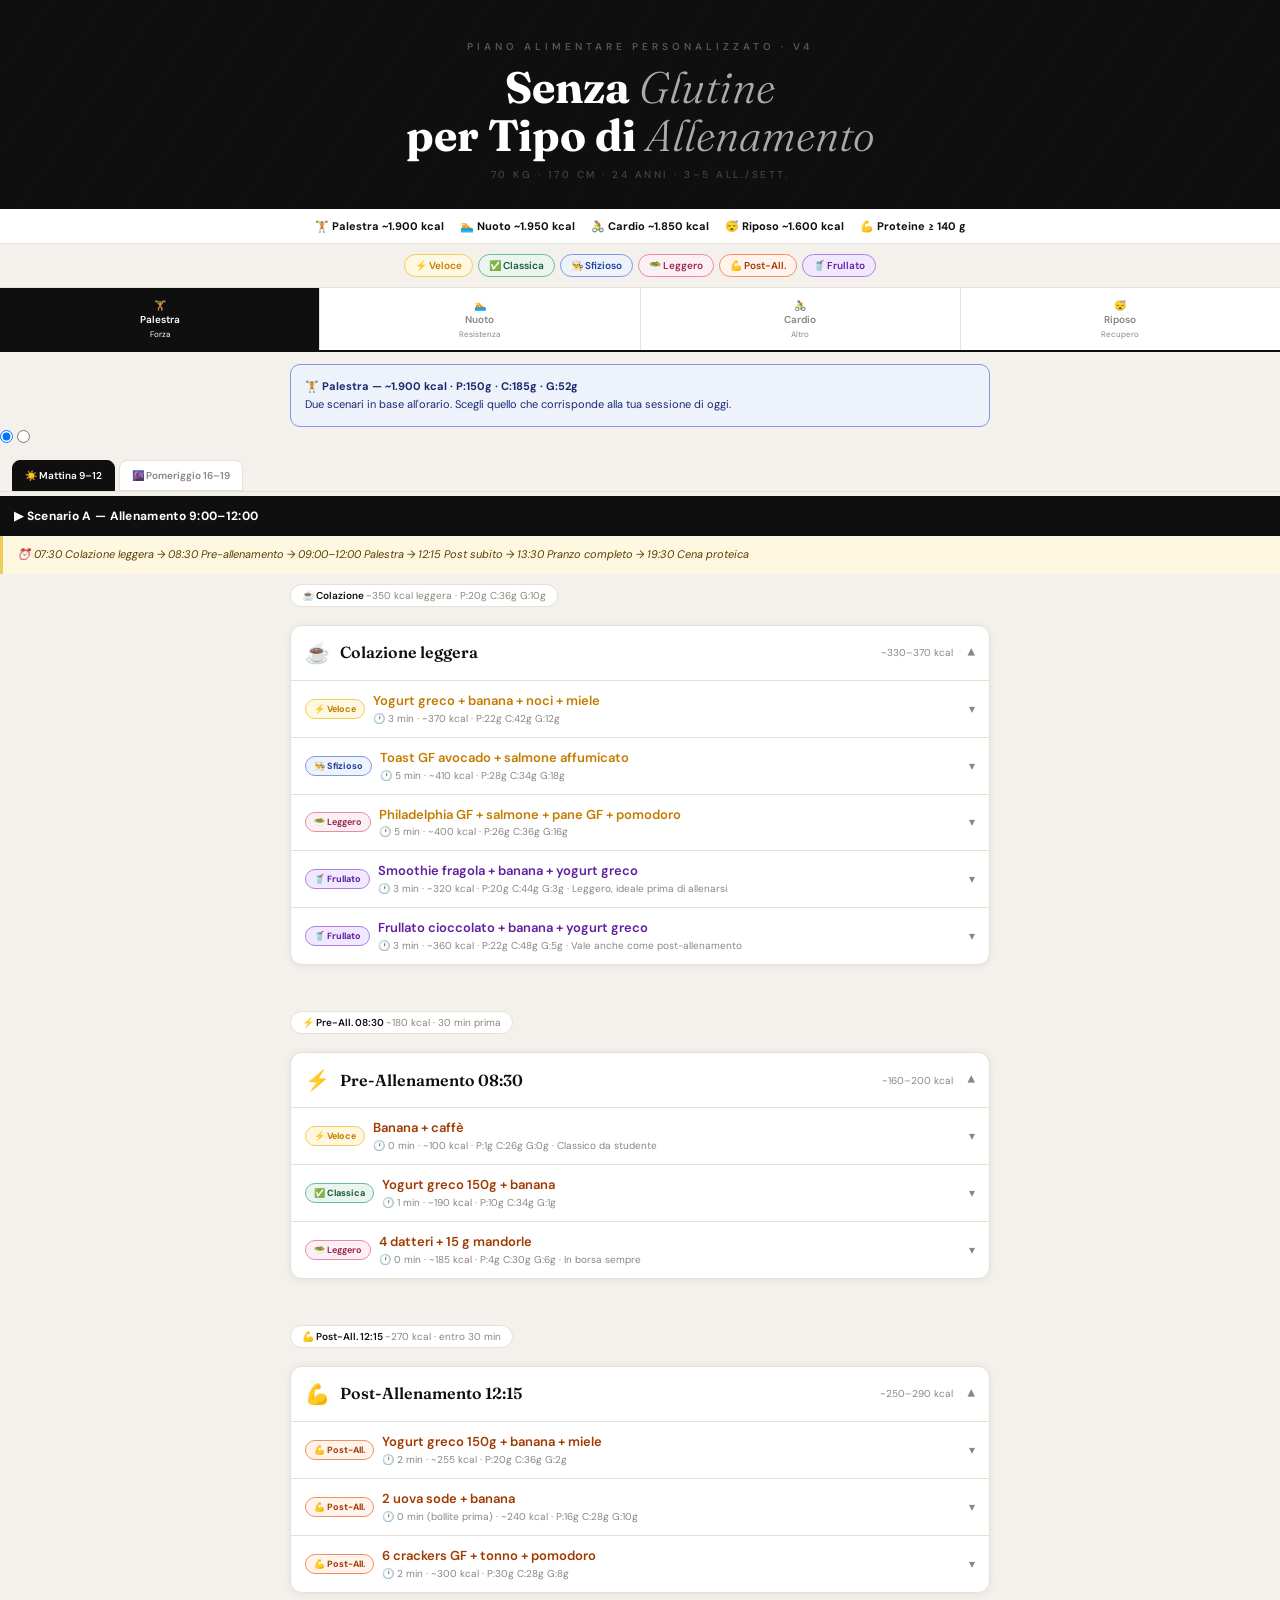
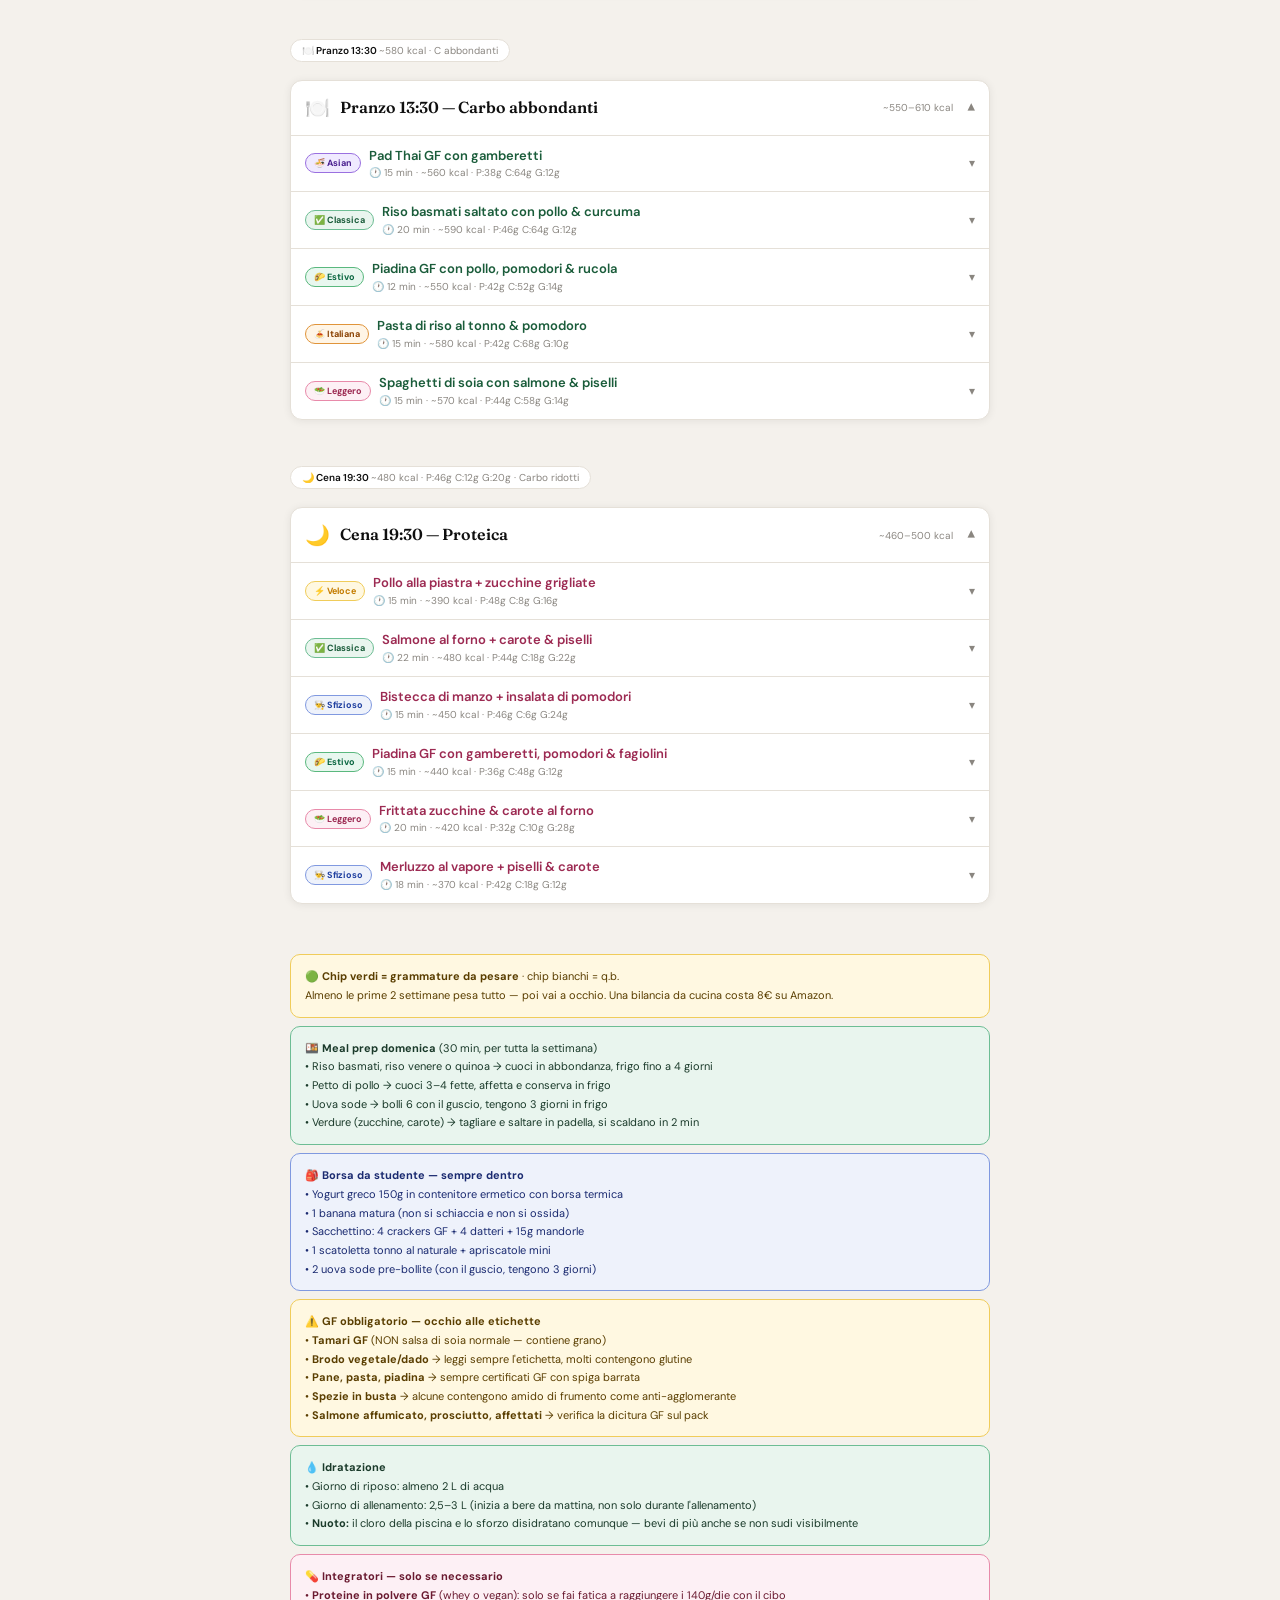
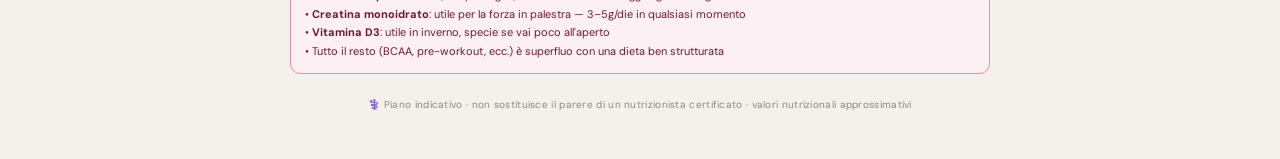
<file: ricettario.html>
<!DOCTYPE html>
<html lang="it">
<head>
<meta charset="UTF-8">
<meta name="viewport" content="width=device-width, initial-scale=1.0, maximum-scale=5.0">
<meta name="apple-mobile-web-app-capable" content="yes">
<meta name="apple-mobile-web-app-status-bar-style" content="black-translucent">
<title>Piano Alimentare GF · Per Tipo di Allenamento</title>
<link href="https://fonts.googleapis.com/css2?family=Fraunces:ital,opsz,wght@0,9..144,300;0,9..144,600;0,9..144,700;1,9..144,400&family=DM+Sans:wght@300;400;500;600&display=swap" rel="stylesheet">
<style>
/* ── RESET ── */
*,*::before,*::after{box-sizing:border-box;margin:0;padding:0}
html{scroll-behavior:smooth;-webkit-text-size-adjust:100%;text-size-adjust:100%}
body{font-family:'DM Sans',sans-serif;background:#f4f1ec;color:#0f0f0f;min-height:100vh;-webkit-font-smoothing:antialiased;overflow-x:hidden}

/* ── PALETTE ── */
:root{
  --black:#0f0f0f;--mid:#e5e0d8;--grey:#8a8680;--bg:#f4f1ec;--white:#fff;
  --gold:#c47c00;--gold-l:#fff8e1;--gold-b:#f0cc5a;
  --green:#1a5c3a;--green-l:#e9f5ee;--green-b:#6dbd94;
  --blue:#2040a0;--blue-l:#eef2fb;--blue-b:#8099e0;
  --red:#9c2a52;--red-l:#fdf0f5;--red-b:#e88aaa;
  --orange:#a03a00;--orange-l:#fff3ec;--orange-b:#f09060;
  --tap:rgba(0,0,0,0);
  --purple:#6020a0;--purple-l:#f0e8ff;--purple-b:#b080e0;
}

/* ── HEADER ── */
.site-header{background:var(--black);padding:40px 20px 28px;text-align:center;position:relative;overflow:hidden}
.site-header::before{content:'';position:absolute;inset:0;background:repeating-linear-gradient(-55deg,transparent,transparent 44px,rgba(255,255,255,.015) 44px,rgba(255,255,255,.015) 45px);pointer-events:none}
.header-eyebrow{font-size:10px;font-weight:600;letter-spacing:4px;text-transform:uppercase;color:#555;margin-bottom:10px}
.header-title{font-family:'Fraunces',serif;font-size:clamp(22px,6vw,44px);font-weight:700;color:#fff;line-height:1.1;margin-bottom:8px}
.header-title em{font-style:italic;font-weight:300;color:#aaa}
.header-sub{font-size:10px;letter-spacing:2.5px;text-transform:uppercase;color:#444;font-weight:500}

/* ── INFO BANNER ── */
.info-banner{background:#fff;border-bottom:1px solid var(--mid);padding:10px 16px;display:flex;flex-wrap:wrap;gap:6px 16px;justify-content:center;align-items:center}
.info-item{font-size:11px;color:#444}.info-item strong{color:var(--black)}

/* ── LEGEND ── */
.legend{display:flex;justify-content:center;gap:5px;padding:10px 14px;background:var(--bg);border-bottom:1px solid var(--mid);flex-wrap:wrap}
.leg{font-size:10px;font-weight:600;padding:4px 10px;border-radius:20px;border:1px solid}
.leg.fast{background:var(--gold-l);color:var(--gold);border-color:var(--gold-b)}
.leg.cls{background:var(--green-l);color:var(--green);border-color:var(--green-b)}
.leg.sfiz{background:var(--blue-l);color:var(--blue);border-color:var(--blue-b)}
.leg.bon{background:var(--red-l);color:var(--red);border-color:var(--red-b)}
.leg.prot{background:var(--orange-l);color:var(--orange);border-color:var(--orange-b)}
.leg.smoo{background:#f0e8ff;color:#6020a0;border-color:#b080e0}

/* ── HIDE INPUTS ── */
.act-inp,.var-inp,.meal-tog,.rec-tog{
  display:none;
  position:absolute;
  width:0;height:0;
  opacity:0;
  pointer-events:none;
  -webkit-appearance:none;
  appearance:none;
  margin:0;padding:0;
  border:none;
  clip:rect(0,0,0,0);
  overflow:hidden;
}
/* Forza nascosto anche per input[type=radio/checkbox] su iOS Safari */
input[type="radio"].act-inp,
input[type="radio"].var-inp,
input[type="checkbox"].meal-tog,
input[type="checkbox"].rec-tog{
  display:none !important;
}

/* ── MAIN TABS (sticky) ── */
.tabs-wrap{
  display:flex;background:#fff;
  border-bottom:2.5px solid var(--black);
  overflow-x:auto;-webkit-overflow-scrolling:touch;
  scrollbar-width:none;
  position:sticky;top:0;z-index:100;
}
.tabs-wrap::-webkit-scrollbar{display:none}
.act-tab{
  flex:1;min-width:72px;padding:11px 4px 9px;
  border:none;background:transparent;
  cursor:pointer;font-family:'DM Sans',sans-serif;
  font-size:10px;font-weight:600;color:var(--grey);
  text-align:center;border-right:1px solid var(--mid);
  transition:background .15s,color .15s;
  display:block;line-height:1.4;
  -webkit-tap-highlight-color:transparent;
  touch-action:manipulation;
}
.act-tab:last-child{border-right:none}
.act-panel{display:none}

/* ── TIME SUB-TABS ── */
.time-tabs{
  display:flex;padding:12px 12px 0;
  background:var(--bg);border-bottom:1px solid var(--mid);
  overflow-x:auto;-webkit-overflow-scrolling:touch;
  scrollbar-width:none;gap:0;
  position:sticky;top:48px;z-index:99;
}
.time-tabs::-webkit-scrollbar{display:none}
.var-tab{
  padding:8px 12px;border:1.5px solid var(--mid);
  background:#fff;cursor:pointer;font-size:10px;font-weight:600;
  color:var(--grey);transition:all .15s;
  border-radius:8px 8px 0 0;margin-right:4px;
  font-family:'DM Sans',sans-serif;display:block;
  white-space:nowrap;flex-shrink:0;
  -webkit-tap-highlight-color:transparent;
  touch-action:manipulation;
}
.var-panel{display:none}

/* ── MEALS WRAP ── */
.meals-wrap{max-width:720px;margin:0 auto;padding:14px 10px 36px;display:flex;flex-direction:column;gap:10px}

/* ── MEAL CARD ── */
.meal-card{background:#fff;border-radius:12px;box-shadow:0 1px 8px rgba(0,0,0,.07);overflow:hidden;border:1.5px solid var(--mid)}
.meal-hdr{
  display:flex;align-items:center;gap:10px;padding:14px;
  cursor:pointer;user-select:none;
  -webkit-tap-highlight-color:transparent;
  touch-action:manipulation;
}
.meal-ic{font-size:20px;flex-shrink:0}
.meal-lbl{font-family:'Fraunces',serif;font-size:16px;font-weight:600;flex:1;line-height:1.2}
.meal-kcal{font-size:10px;color:var(--grey);margin-right:4px;white-space:nowrap}
.meal-chev{font-size:15px;color:var(--grey);transition:transform .2s;flex-shrink:0}
.meal-body{display:none;border-top:1.5px solid var(--mid)}

/* ── RECIPE ROW ── */
.rec-row{
  display:flex;align-items:center;gap:8px;padding:12px 14px;
  cursor:pointer;border-bottom:1px solid var(--mid);
  transition:background .12s;user-select:none;
  -webkit-tap-highlight-color:transparent;
  touch-action:manipulation;
}
.rec-row:active{background:#f5f3f0}
.rec-row:last-of-type{border-bottom:none}
.rec-body{flex:1;display:flex;flex-direction:column;gap:2px}
.rec-name{font-size:13px;font-weight:600;line-height:1.3}
.rec-meta{font-size:10px;color:var(--grey)}
.chevron-r{font-size:12px;color:var(--grey);transition:transform .2s;flex-shrink:0}

/* ── RECIPE DETAIL ── */
.rec-detail{display:none;padding:12px 14px 14px;background:#faf9f7;border-top:1px solid var(--mid);border-bottom:1px solid var(--mid)}
.sl{font-size:9px;font-weight:700;letter-spacing:2px;text-transform:uppercase;color:var(--grey);margin:10px 0 6px}
.sl:first-child{margin-top:0}
.chips{display:flex;flex-wrap:wrap;gap:5px}
.chip{font-size:10px;padding:3px 9px;border-radius:14px;background:#fff;border:1px solid var(--mid);color:#333}
.chip.g{background:#f0fff4;border-color:var(--green-b);color:var(--green);font-weight:700}
.steps{display:flex;flex-direction:column;gap:7px}
.step{display:flex;gap:8px;align-items:flex-start}
.sn{width:20px;height:20px;border-radius:50%;display:flex;align-items:center;justify-content:center;font-size:10px;font-weight:700;color:#fff;flex-shrink:0;margin-top:1px}
.st{font-size:12px;line-height:1.5;color:#333}
.rl{display:inline-block;margin-top:12px;font-size:11px;font-weight:600;padding:6px 12px;border-radius:8px;border:1.5px solid;text-decoration:none;-webkit-tap-highlight-color:transparent;touch-action:manipulation}

/* ── PILLS ── */
.pill{font-size:9px;font-weight:700;padding:3px 8px;border-radius:12px;border:1px solid;white-space:nowrap;flex-shrink:0}
.pill.fast{background:var(--gold-l);color:var(--gold);border-color:var(--gold-b)}
.pill.cls{background:var(--green-l);color:var(--green);border-color:var(--green-b)}
.pill.sfiz{background:var(--blue-l);color:var(--blue);border-color:var(--blue-b)}
.pill.bon{background:var(--red-l);color:var(--red);border-color:var(--red-b)}
.pill.prot{background:var(--orange-l);color:var(--orange);border-color:var(--orange-b)}
.pill.est{background:#e8f7ef;color:#0a6640;border-color:#5ab87e}
.pill.ita{background:#fff5e6;color:#8a4000;border-color:#e0943a}
.pill.asia{background:#f0eaff;color:#4a2090;border-color:#9a70e0}
.pill.smoo{background:var(--purple-l);color:var(--purple);border-color:var(--purple-b)}

/* ── MACRO BAR ── */
.macro-bar{max-width:720px;margin:0 auto;padding:10px 10px 4px;display:flex;gap:7px;flex-wrap:wrap}
.macro-pill{font-size:10px;font-weight:600;padding:4px 11px;border-radius:16px;background:#fff;border:1.5px solid var(--mid)}
.macro-pill span{color:var(--grey);font-weight:400}

/* ── NOTE CARD ── */
.note-wrap{max-width:720px;margin:0 auto;padding:0 10px}
.note-inner{border-radius:10px;padding:12px 14px;font-size:11px;line-height:1.7}
.note-inner strong{font-weight:700}
.nb{background:var(--gold-l);border:1.5px solid var(--gold-b);color:#5a3e00}
.nbl{background:var(--blue-l);border:1.5px solid var(--blue-b);color:#1a2a70}
.ng{background:var(--green-l);border:1.5px solid var(--green-b);color:#1a3a2a}
.nr{background:var(--red-l);border:1.5px solid var(--red-b);color:#6a1a30}

/* ── SCENARIO HEADER ── */
.scenario-hdr{
  background:var(--black);color:#fff;
  padding:12px 14px;font-size:12px;font-weight:700;
  letter-spacing:.3px;margin-top:4px;
}
.scenario-sub{
  background:var(--gold-l);border-left:3px solid var(--gold-b);
  padding:10px 14px;font-size:11px;color:#5a3e00;
  line-height:1.6;font-style:italic;
}

/* ─────────────────────────────────────────────
   RADIO MAGIC — main tab active
───────────────────────────────────────────── */
#a-pal:checked~.tabs-wrap label[for="a-pal"],
#a-nuo:checked~.tabs-wrap label[for="a-nuo"],
#a-car:checked~.tabs-wrap label[for="a-car"],
#a-rip:checked~.tabs-wrap label[for="a-rip"]{background:var(--black);color:#fff}

#a-pal:checked~#p-pal,
#a-nuo:checked~#p-nuo,
#a-car:checked~#p-car,
#a-rip:checked~#p-rip{display:block}

/* Palestra sub-tabs */
#a-pal:checked~#p-pal #sc-pal:checked~.time-tabs label[for="sc-pal"],
#a-pal:checked~#p-pal #sc-pal2:checked~.time-tabs label[for="sc-pal2"]{background:var(--black);color:#fff;border-color:var(--black)}
#a-pal:checked~#p-pal #sc-pal:checked~#vp-pal-a,
#a-pal:checked~#p-pal #sc-pal2:checked~#vp-pal-b{display:block}

/* Nuoto sub-tabs */
#a-nuo:checked~#p-nuo #sc-nuo:checked~.time-tabs label[for="sc-nuo"],
#a-nuo:checked~#p-nuo #sc-nuo2:checked~.time-tabs label[for="sc-nuo2"]{background:var(--black);color:#fff;border-color:var(--black)}
#a-nuo:checked~#p-nuo #sc-nuo:checked~#vp-nuo-a,
#a-nuo:checked~#p-nuo #sc-nuo2:checked~#vp-nuo-b{display:block}

/* Cardio sub-tabs */
#a-car:checked~#p-car #sc-car:checked~.time-tabs label[for="sc-car"],
#a-car:checked~#p-car #sc-car2:checked~.time-tabs label[for="sc-car2"]{background:var(--black);color:#fff;border-color:var(--black)}
#a-car:checked~#p-car #sc-car:checked~#vp-car-a,
#a-car:checked~#p-car #sc-car2:checked~#vp-car-b{display:block}

/* Riposo — no scenario, solo 3 pasti sub-tabs */
#a-rip:checked~#p-rip #rt-col:checked~.time-tabs label[for="rt-col"],
#a-rip:checked~#p-rip #rt-pra:checked~.time-tabs label[for="rt-pra"],
#a-rip:checked~#p-rip #rt-cen:checked~.time-tabs label[for="rt-cen"]{background:var(--black);color:#fff;border-color:var(--black)}
#a-rip:checked~#p-rip #rt-col:checked~#vp-rip-col,
#a-rip:checked~#p-rip #rt-pra:checked~#vp-rip-pra,
#a-rip:checked~#p-rip #rt-cen:checked~#vp-rip-cen{display:block}

/* Accordion */
.meal-tog:checked~.meal-hdr .meal-chev{transform:rotate(180deg)}
.meal-tog:checked~.meal-body{display:block}
.rec-tog:checked+label .chevron-r{transform:rotate(180deg)}
.rec-tog:checked+label+.rec-detail{display:block}

/* Footer */
.footer-note{text-align:center;padding:20px 16px 48px;font-size:10px;color:var(--grey);letter-spacing:.3px}

/* iOS safe area */
@supports(padding:max(0px)){
  .site-header{padding-top:max(40px,env(safe-area-inset-top))}
  .footer-note{padding-bottom:max(48px,env(safe-area-inset-bottom))}
}
@media(max-width:390px){
  .act-tab{min-width:64px;font-size:9px;padding:10px 2px 8px}
  .var-tab{font-size:9px;padding:7px 10px}
  .rec-name{font-size:12px}
}
</style>
</head>
<body>

<header class="site-header">
  <p class="header-eyebrow">Piano Alimentare Personalizzato · v4</p>
  <h1 class="header-title">Senza <em>Glutine</em><br>per Tipo di <em>Allenamento</em></h1>
  <p class="header-sub">70 kg · 170 cm · 24 anni · 3–5 all./sett.</p>
</header>

<div class="info-banner">
  <span class="info-item">🏋️ <strong>Palestra ~1.900 kcal</strong></span>
  <span class="info-item">🏊 <strong>Nuoto ~1.950 kcal</strong></span>
  <span class="info-item">🚴 <strong>Cardio ~1.850 kcal</strong></span>
  <span class="info-item">😴 <strong>Riposo ~1.600 kcal</strong></span>
  <span class="info-item">💪 <strong>Proteine ≥ 140 g</strong></span>
</div>
<div class="legend">
  <span class="leg fast">⚡ Veloce</span>
  <span class="leg cls">✅ Classica</span>
  <span class="leg sfiz">👨‍🍳 Sfizioso</span>
  <span class="leg bon">🥗 Leggero</span>
  <span class="leg prot">💪 Post-All.</span>
  <span class="leg smoo">🥤 Frullato</span>
</div>

<!-- MAIN TABS -->
<input type="radio" name="act" id="a-pal" class="act-inp" checked>
<input type="radio" name="act" id="a-nuo" class="act-inp">
<input type="radio" name="act" id="a-car" class="act-inp">
<input type="radio" name="act" id="a-rip" class="act-inp">

<div class="tabs-wrap">
  <label class="act-tab" for="a-pal">🏋️<br>Palestra<br><span style="font-size:8px;font-weight:400">Forza</span></label>
  <label class="act-tab" for="a-nuo">🏊<br>Nuoto<br><span style="font-size:8px;font-weight:400">Resistenza</span></label>
  <label class="act-tab" for="a-car">🚴<br>Cardio<br><span style="font-size:8px;font-weight:400">Altro</span></label>
  <label class="act-tab" for="a-rip">😴<br>Riposo<br><span style="font-size:8px;font-weight:400">Recupero</span></label>
</div>

<!-- ═══════════════════════════════════════
     PALESTRA
═══════════════════════════════════════ -->
<div class="act-panel" id="p-pal">
<div class="note-wrap" style="padding-top:12px"><div class="note-inner nbl">🏋️ <strong>Palestra — ~1.900 kcal · P:150g · C:185g · G:52g</strong><br>Due scenari in base all'orario. Scegli quello che corrisponde alla tua sessione di oggi.</div></div>

<input type="radio" name="sc-pal" id="sc-pal" checked>
<input type="radio" name="sc-pal" id="sc-pal2">
<div class="time-tabs">
  <label class="var-tab" for="sc-pal">☀️ Mattina 9–12</label>
  <label class="var-tab" for="sc-pal2">🌆 Pomeriggio 16–19</label>
</div>

<!-- PAL MATTINA -->
<div class="var-panel" id="vp-pal-a">
<div class="scenario-hdr">▶ Scenario A — Allenamento 9:00–12:00</div>
<div class="scenario-sub">⏰ 07:30 Colazione leggera → 08:30 Pre-allenamento → 09:00–12:00 Palestra → 12:15 Post subito → 13:30 Pranzo completo → 19:30 Cena proteica</div>

<div class="macro-bar"><span class="macro-pill">☕ Colazione <span>~350 kcal leggera · P:20g C:36g G:10g</span></span></div>
<div class="meals-wrap"><div class="meal-card">
<input type="checkbox" id="m-pal-a-col" class="meal-tog" checked>
<label class="meal-hdr" for="m-pal-a-col"><span class="meal-ic">☕</span><span class="meal-lbl">Colazione leggera</span><span class="meal-kcal">~330–370 kcal</span><span class="meal-chev">▾</span></label>
<div class="meal-body">

<input type="checkbox" id="r-pac0" class="rec-tog">
<label class="rec-row" for="r-pac0"><span class="pill fast">⚡ Veloce</span><span class="rec-body"><span class="rec-name" style="color:#c47c00">Yogurt greco + banana + noci + miele</span><span class="rec-meta">🕐 3 min · ~370 kcal · P:22g C:42g G:12g</span></span><span class="chevron-r">▾</span></label>
<div class="rec-detail"><p class="sl">Ingredienti</p><div class="chips"><span class="chip g">150 g yogurt greco 0%</span><span class="chip g">1 banana (~120 g)</span><span class="chip g">20 g noci sgusciate</span><span class="chip g">10 g miele</span></div><p class="sl">Preparazione</p><div class="steps"><div class="step"><span class="sn" style="background:#c47c00">1</span><span class="st">Yogurt in ciotola, banana a rondelle, noci spezzettate, miele. Pronto in 3 minuti.</span></div></div><a class="rl" href="https://www.giallozafferano.it/ricerca-ricette/yogurt+greco+banana/" target="_blank" rel="noopener" style="color:#c47c00;border-color:#f0cc5a">↗ Yogurt greco banana su GialloZafferano</a></div>

<input type="checkbox" id="r-pac1" class="rec-tog">
<label class="rec-row" for="r-pac1"><span class="pill sfiz">👨‍🍳 Sfizioso</span><span class="rec-body"><span class="rec-name" style="color:#c47c00">Toast GF avocado + salmone affumicato</span><span class="rec-meta">🕐 5 min · ~410 kcal · P:28g C:34g G:18g</span></span><span class="chevron-r">▾</span></label>
<div class="rec-detail"><p class="sl">Ingredienti</p><div class="chips"><span class="chip g">2 fette pane GF (~60 g)</span><span class="chip g">½ avocado maturo (~80 g)</span><span class="chip g">80 g salmone affumicato GF</span><span class="chip g">succo ½ limone</span><span class="chip">pepe · erba cipollina q.b.</span></div><p class="sl">Preparazione</p><div class="steps"><div class="step"><span class="sn" style="background:#c47c00">1</span><span class="st">Tosta il pane GF. Schiaccia l'avocado con limone, sale e pepe fino a crema rustica.</span></div><div class="step"><span class="sn" style="background:#c47c00">2</span><span class="st">Spalma l'avocado, disponi il salmone, finisci con erba cipollina tritata.</span></div></div><a class="rl" href="https://www.giallozafferano.it/ricerca-ricette/toast+avocado+salmone/" target="_blank" rel="noopener" style="color:#c47c00;border-color:#f0cc5a">↗ Toast avocado salmone su GialloZafferano</a></div>

<input type="checkbox" id="r-pac2" class="rec-tog">
<label class="rec-row" for="r-pac2"><span class="pill bon">🥗 Leggero</span><span class="rec-body"><span class="rec-name" style="color:#c47c00">Philadelphia GF + salmone + pane GF + pomodoro</span><span class="rec-meta">🕐 5 min · ~400 kcal · P:26g C:36g G:16g</span></span><span class="chevron-r">▾</span></label>
<div class="rec-detail"><p class="sl">Ingredienti</p><div class="chips"><span class="chip g">2 fette pane GF (~60 g)</span><span class="chip g">60 g philadelphia GF</span><span class="chip g">80 g salmone affumicato GF</span><span class="chip g">1 pomodoro (~120 g)</span><span class="chip">pepe · erba cipollina q.b.</span></div><p class="sl">Preparazione</p><div class="steps"><div class="step"><span class="sn" style="background:#c47c00">1</span><span class="st">Tosta il pane GF. Spalma il philadelphia, aggiungi salmone e pomodoro a fette. Pepe e erba cipollina.</span></div></div><a class="rl" href="https://www.giallozafferano.it/ricerca-ricette/toast+salmone+philadelphia/" target="_blank" rel="noopener" style="color:#c47c00;border-color:#f0cc5a">↗ Toast salmone philadelphia su GialloZafferano</a></div>

<input type="checkbox" id="r-pac3" class="rec-tog">
<label class="rec-row" for="r-pac3"><span class="pill smoo">🥤 Frullato</span><span class="rec-body"><span class="rec-name" style="color:#6020a0">Smoothie fragola + banana + yogurt greco</span><span class="rec-meta">🕐 3 min · ~320 kcal · P:20g C:44g G:3g · Leggero, ideale prima di allenarsi</span></span><span class="chevron-r">▾</span></label>
<div class="rec-detail"><p class="sl">Ingredienti</p><div class="chips"><span class="chip g">150 g fragole fresche o surgelate</span><span class="chip g">1 banana matura (~120 g)</span><span class="chip g">150 g yogurt greco 0%</span><span class="chip g">80 ml latte parz. scremato</span><span class="chip">cubetti di ghiaccio q.b.</span></div><p class="sl">Preparazione</p><div class="steps"><div class="step"><span class="sn" style="background:#6020a0">1</span><span class="st">Taglia fragole e banana a pezzi. Metti tutto nel frullatore con latte e ghiaccio.</span></div><div class="step"><span class="sn" style="background:#6020a0">2</span><span class="st">Frulla 1 min alla massima velocità fino a crema liscia. Bevi subito o porta in bottiglietta.</span></div></div><a class="rl" href="https://blog.giallozafferano.it/adattalaricetta/frullato-o-smoothie-fragola-e-banana-con-yogurt/" target="_blank" rel="noopener" style="color:#6020a0;border-color:#b080e0">↗ Smoothie fragola banana yogurt su GialloZafferano</a></div>

<input type="checkbox" id="r-pac4" class="rec-tog">
<label class="rec-row" for="r-pac4"><span class="pill smoo">🥤 Frullato</span><span class="rec-body"><span class="rec-name" style="color:#6020a0">Frullato cioccolato + banana + yogurt greco</span><span class="rec-meta">🕐 3 min · ~360 kcal · P:22g C:48g G:5g · Vale anche come post-allenamento</span></span><span class="chevron-r">▾</span></label>
<div class="rec-detail"><p class="sl">Ingredienti</p><div class="chips"><span class="chip g">1 banana matura (~120 g)</span><span class="chip g">150 g yogurt greco 0%</span><span class="chip g">150 ml latte parz. scremato</span><span class="chip g">15 g cacao amaro GF in polvere</span><span class="chip g">10 g miele</span><span class="chip">cubetti di ghiaccio q.b.</span></div><p class="sl">Preparazione</p><div class="steps"><div class="step"><span class="sn" style="background:#6020a0">1</span><span class="st">Banana a rondelle nel frullatore con yogurt, latte, cacao, miele e ghiaccio.</span></div><div class="step"><span class="sn" style="background:#6020a0">2</span><span class="st">Frulla 1 min. Ottimo anche come post-allenamento in sostituzione allo yogurt classico.</span></div></div><a class="rl" href="https://blog.giallozafferano.it/eatupyourlife/frullato-proteico-banane-e-cioccolato/" target="_blank" rel="noopener" style="color:#6020a0;border-color:#b080e0">↗ Frullato proteico banana cioccolato su GialloZafferano</a></div>

</div></div></div>

<div class="macro-bar"><span class="macro-pill">⚡ Pre-All. 08:30 <span>~180 kcal · 30 min prima</span></span></div>
<div class="meals-wrap"><div class="meal-card">
<input type="checkbox" id="m-pal-a-pre" class="meal-tog" checked>
<label class="meal-hdr" for="m-pal-a-pre"><span class="meal-ic">⚡</span><span class="meal-lbl">Pre-Allenamento 08:30</span><span class="meal-kcal">~160–200 kcal</span><span class="meal-chev">▾</span></label>
<div class="meal-body">
<input type="checkbox" id="r-pre-m0" class="rec-tog">
<label class="rec-row" for="r-pre-m0"><span class="pill fast">⚡ Veloce</span><span class="rec-body"><span class="rec-name" style="color:#a03a00">Banana + caffè</span><span class="rec-meta">🕐 0 min · ~100 kcal · P:1g C:26g G:0g · Classico da studente</span></span><span class="chevron-r">▾</span></label>
<div class="rec-detail"><p class="sl">Ingredienti</p><div class="chips"><span class="chip g">1 banana matura (~120 g)</span><span class="chip">1 caffè (opzionale)</span></div><p class="sl">Preparazione</p><div class="steps"><div class="step"><span class="sn" style="background:#a03a00">1</span><span class="st">Mangia la banana mentre esci di casa. Zero prep. Il caffè migliora la performance — opzionale se lo tolleri a stomaco quasi vuoto.</span></div></div><a class="rl" href="https://www.giallozafferano.it/ricerca-ricette/banana/" target="_blank" rel="noopener" style="color:#a03a00;border-color:#f09060">↗ Snack pre-workout su GialloZafferano</a></div>
<input type="checkbox" id="r-pre-m1" class="rec-tog">
<label class="rec-row" for="r-pre-m1"><span class="pill cls">✅ Classica</span><span class="rec-body"><span class="rec-name" style="color:#a03a00">Yogurt greco 150g + banana</span><span class="rec-meta">🕐 1 min · ~190 kcal · P:10g C:34g G:1g</span></span><span class="chevron-r">▾</span></label>
<div class="rec-detail"><p class="sl">Ingredienti</p><div class="chips"><span class="chip g">150 g yogurt greco 0%</span><span class="chip g">1 banana media (~120 g)</span></div><p class="sl">Preparazione</p><div class="steps"><div class="step"><span class="sn" style="background:#a03a00">1</span><span class="st">Porta in un contenitore. Mangia 30–45 min prima. La proteina dello yogurt dà energia più costante rispetto alla sola banana.</span></div></div><a class="rl" href="https://www.giallozafferano.it/ricerca-ricette/yogurt+banana/" target="_blank" rel="noopener" style="color:#a03a00;border-color:#f09060">↗ Snack pre-allenamento su GialloZafferano</a></div>
<input type="checkbox" id="r-pre-m2" class="rec-tog">
<label class="rec-row" for="r-pre-m2"><span class="pill bon">🥗 Leggero</span><span class="rec-body"><span class="rec-name" style="color:#a03a00">4 datteri + 15 g mandorle</span><span class="rec-meta">🕐 0 min · ~185 kcal · P:4g C:30g G:6g · In borsa sempre</span></span><span class="chevron-r">▾</span></label>
<div class="rec-detail"><p class="sl">Ingredienti</p><div class="chips"><span class="chip g">4 datteri secchi (~40 g)</span><span class="chip g">15 g mandorle intere</span></div><p class="sl">Preparazione</p><div class="steps"><div class="step"><span class="sn" style="background:#a03a00">1</span><span class="st">Tienili in un sacchettino in borsa. Zero preparazione — ideale tra università e palestra.</span></div></div><a class="rl" href="https://www.giallozafferano.it/ricerca-ricette/datteri+mandorle/" target="_blank" rel="noopener" style="color:#a03a00;border-color:#f09060">↗ Snack energetici su GialloZafferano</a></div>
</div></div></div>

<div class="macro-bar"><span class="macro-pill">💪 Post-All. 12:15 <span>~270 kcal · entro 30 min</span></span></div>
<div class="meals-wrap"><div class="meal-card">
<input type="checkbox" id="m-pal-a-pos" class="meal-tog" checked>
<label class="meal-hdr" for="m-pal-a-pos"><span class="meal-ic">💪</span><span class="meal-lbl">Post-Allenamento 12:15</span><span class="meal-kcal">~250–290 kcal</span><span class="meal-chev">▾</span></label>
<div class="meal-body">
<input type="checkbox" id="r-pos-0" class="rec-tog">
<label class="rec-row" for="r-pos-0"><span class="pill prot">💪 Post-All.</span><span class="rec-body"><span class="rec-name" style="color:#a03a00">Yogurt greco 150g + banana + miele</span><span class="rec-meta">🕐 2 min · ~255 kcal · P:20g C:36g G:2g</span></span><span class="chevron-r">▾</span></label>
<div class="rec-detail"><p class="sl">Ingredienti</p><div class="chips"><span class="chip g">150 g yogurt greco 0%</span><span class="chip g">1 banana media (~120 g)</span><span class="chip g">10 g miele</span></div><p class="sl">Preparazione</p><div class="steps"><div class="step"><span class="sn" style="background:#a03a00">1</span><span class="st">Prepara in contenitore ermetico prima di uscire. Mangia in spogliatoio o mentre torni a casa.</span></div></div><a class="rl" href="https://www.giallozafferano.it/ricerca-ricette/yogurt+banana/" target="_blank" rel="noopener" style="color:#a03a00;border-color:#f09060">↗ Post-workout su GialloZafferano</a></div>
<input type="checkbox" id="r-pos-1" class="rec-tog">
<label class="rec-row" for="r-pos-1"><span class="pill prot">💪 Post-All.</span><span class="rec-body"><span class="rec-name" style="color:#a03a00">2 uova sode + banana</span><span class="rec-meta">🕐 0 min (bollite prima) · ~240 kcal · P:16g C:28g G:10g</span></span><span class="chevron-r">▾</span></label>
<div class="rec-detail"><p class="sl">Ingredienti</p><div class="chips"><span class="chip g">2 uova sode (~100 g)</span><span class="chip g">1 banana matura (~120 g)</span></div><p class="sl">Preparazione</p><div class="steps"><div class="step"><span class="sn" style="background:#a03a00">1</span><span class="st">Bolli le uova 9 min la sera prima. Conserva in frigo con il guscio. Porta in borsa con la banana — zero prep post-allenamento.</span></div></div><a class="rl" href="https://ricette.giallozafferano.it/Uova-strapazzate.html" target="_blank" rel="noopener" style="color:#a03a00;border-color:#f09060">↗ Ricette con uova su GialloZafferano</a></div>
<input type="checkbox" id="r-pos-2" class="rec-tog">
<label class="rec-row" for="r-pos-2"><span class="pill prot">💪 Post-All.</span><span class="rec-body"><span class="rec-name" style="color:#a03a00">6 crackers GF + tonno + pomodoro</span><span class="rec-meta">🕐 2 min · ~300 kcal · P:30g C:28g G:8g</span></span><span class="chevron-r">▾</span></label>
<div class="rec-detail"><p class="sl">Ingredienti</p><div class="chips"><span class="chip g">6 crackers riso GF (~60 g)</span><span class="chip g">160 g tonno al naturale</span><span class="chip g">1 pomodoro (~120 g)</span><span class="chip g">5 g olio EVO</span></div><p class="sl">Preparazione</p><div class="steps"><div class="step"><span class="sn" style="background:#a03a00">1</span><span class="st">Porta i crackers in borsa. Apri la scatoletta, aggiungi il pomodoro a fette e un filo d'olio.</span></div></div><a class="rl" href="https://www.giallozafferano.it/ricerca-ricette/crackers+riso+tonno/" target="_blank" rel="noopener" style="color:#a03a00;border-color:#f09060">↗ Snack proteici su GialloZafferano</a></div>
</div></div></div>

<div class="macro-bar"><span class="macro-pill">🍽️ Pranzo 13:30 <span>~580 kcal · C abbondanti</span></span></div>
<div class="meals-wrap"><div class="meal-card">
<input type="checkbox" id="m-pal-a-pra" class="meal-tog" checked>
<label class="meal-hdr" for="m-pal-a-pra"><span class="meal-ic">🍽️</span><span class="meal-lbl">Pranzo 13:30 — Carbo abbondanti</span><span class="meal-kcal">~550–610 kcal</span><span class="meal-chev">▾</span></label>
<div class="meal-body">

<input type="checkbox" id="r-pra0" class="rec-tog">
<label class="rec-row" for="r-pra0"><span class="pill asia">🍜 Asian</span><span class="rec-body"><span class="rec-name" style="color:#1a5c3a">Pad Thai GF con gamberetti</span><span class="rec-meta">🕐 15 min · ~560 kcal · P:38g C:64g G:12g</span></span><span class="chevron-r">▾</span></label>
<div class="rec-detail"><p class="sl">Ingredienti</p><div class="chips"><span class="chip g">90 g tagliatelle di riso GF</span><span class="chip g">180 g gamberetti surgelati</span><span class="chip g">2 uova (~100 g)</span><span class="chip g">100 g fagiolini (o germogli di soia)</span><span class="chip g">15 ml tamari GF</span><span class="chip g">10 ml succo di lime</span><span class="chip g">5 g olio di sesamo</span><span class="chip g">10 g arachidi GF (opzionale)</span><span class="chip">aglio · zenzero in polvere q.b.</span></div><p class="sl">Preparazione</p><div class="steps"><div class="step"><span class="sn" style="background:#1a5c3a">1</span><span class="st">Ammolla le tagliatelle in acqua calda 5 min, scola. Scongela i gamberetti sotto l'acqua fredda.</span></div><div class="step"><span class="sn" style="background:#1a5c3a">2</span><span class="st">In wok o padella con olio di sesamo: rosola l'aglio 30 sec, aggiungi gamberetti 2 min. Spingi ai lati, scramble le uova al centro.</span></div><div class="step"><span class="sn" style="background:#1a5c3a">3</span><span class="st">Unisci le tagliatelle, tamari GF, lime e zenzero. Salta 2 min a fuoco vivo. Aggiungi i fagiolini 1 min. Finisci con arachidi.</span></div></div><a class="rl" href="https://ricette.giallozafferano.it/Pad-thai.html" target="_blank" rel="noopener" style="color:#1a5c3a;border-color:#6dbd94">↗ Pad Thai su GialloZafferano</a></div>

<input type="checkbox" id="r-pra1" class="rec-tog">
<label class="rec-row" for="r-pra1"><span class="pill cls">✅ Classica</span><span class="rec-body"><span class="rec-name" style="color:#1a5c3a">Riso basmati saltato con pollo & curcuma</span><span class="rec-meta">🕐 20 min · ~590 kcal · P:46g C:64g G:12g</span></span><span class="chevron-r">▾</span></label>
<div class="rec-detail"><p class="sl">Ingredienti</p><div class="chips"><span class="chip g">90 g riso basmati (peso crudo)</span><span class="chip g">180 g petto di pollo</span><span class="chip g">100 g zucchine</span><span class="chip g">100 g carote</span><span class="chip g">15 ml tamari GF</span><span class="chip g">10 g olio EVO</span><span class="chip">curcuma · zenzero q.b.</span></div><p class="sl">Preparazione</p><div class="steps"><div class="step"><span class="sn" style="background:#1a5c3a">1</span><span class="st">Cuoci il riso 10–12 min in acqua salata. In parallelo rosola il pollo a cubetti con curcuma 4 min.</span></div><div class="step"><span class="sn" style="background:#1a5c3a">2</span><span class="st">Aggiungi verdure a julienne 4 min. Unisci riso e tamari GF, salta 2 min a fuoco vivo.</span></div></div><a class="rl" href="https://www.giallozafferano.it/ricerca-ricette/riso+basmati+pollo+curcuma/" target="_blank" rel="noopener" style="color:#1a5c3a;border-color:#6dbd94">↗ Riso basmati pollo curcuma su GialloZafferano</a></div>

<input type="checkbox" id="r-pra2" class="rec-tog">
<label class="rec-row" for="r-pra2"><span class="pill est">🌮 Estivo</span><span class="rec-body"><span class="rec-name" style="color:#1a5c3a">Piadina GF con pollo, pomodori & rucola</span><span class="rec-meta">🕐 12 min · ~550 kcal · P:42g C:52g G:14g</span></span><span class="chevron-r">▾</span></label>
<div class="rec-detail"><p class="sl">Ingredienti</p><div class="chips"><span class="chip g">1 piadina GF (~80 g)</span><span class="chip g">170 g petto di pollo</span><span class="chip g">2 pomodori (~160 g)</span><span class="chip g">40 g rucola</span><span class="chip g">30 g philadelphia GF</span><span class="chip g">10 g olio EVO</span><span class="chip">origano · sale q.b.</span></div><p class="sl">Preparazione</p><div class="steps"><div class="step"><span class="sn" style="background:#1a5c3a">1</span><span class="st">Cuoci il pollo a striscioline con olio e origano 5–6 min in padella.</span></div><div class="step"><span class="sn" style="background:#1a5c3a">2</span><span class="st">Scalda la piadina GF in padella asciutta 1 min per lato. Spalma il philadelphia, aggiungi pollo, pomodori e rucola. Arrotola.</span></div></div><a class="rl" href="https://www.giallozafferano.it/ricerca-ricette/piadina+pollo+senza+glutine/" target="_blank" rel="noopener" style="color:#1a5c3a;border-color:#6dbd94">↗ Piadina GF pollo su GialloZafferano</a></div>

<input type="checkbox" id="r-pra3" class="rec-tog">
<label class="rec-row" for="r-pra3"><span class="pill ita">🍝 Italiana</span><span class="rec-body"><span class="rec-name" style="color:#1a5c3a">Pasta di riso al tonno & pomodoro</span><span class="rec-meta">🕐 15 min · ~580 kcal · P:42g C:68g G:10g</span></span><span class="chevron-r">▾</span></label>
<div class="rec-detail"><p class="sl">Ingredienti</p><div class="chips"><span class="chip g">90 g pasta di riso GF</span><span class="chip g">160 g tonno al naturale</span><span class="chip g">200 g passata di pomodoro</span><span class="chip g">1 spicchio aglio</span><span class="chip g">10 g olio EVO</span><span class="chip">basilico · sale q.b.</span></div><p class="sl">Preparazione</p><div class="steps"><div class="step"><span class="sn" style="background:#1a5c3a">1</span><span class="st">Cuoci la pasta GF (attento: tende a scuocersi, controlla spesso). In parallelo scalda olio e aglio, aggiungi passata, cuoci 5 min.</span></div><div class="step"><span class="sn" style="background:#1a5c3a">2</span><span class="st">Scola la pasta, aggiungi tonno al sugo, condisci con basilico fresco.</span></div></div><a class="rl" href="https://www.giallozafferano.it/ricerca-ricette/pasta+tonno+pomodoro/" target="_blank" rel="noopener" style="color:#1a5c3a;border-color:#6dbd94">↗ Pasta tonno pomodoro su GialloZafferano</a></div>

<input type="checkbox" id="r-pra4" class="rec-tog">
<label class="rec-row" for="r-pra4"><span class="pill bon">🥗 Leggero</span><span class="rec-body"><span class="rec-name" style="color:#1a5c3a">Spaghetti di soia con salmone & piselli</span><span class="rec-meta">🕐 15 min · ~570 kcal · P:44g C:58g G:14g</span></span><span class="chevron-r">▾</span></label>
<div class="rec-detail"><p class="sl">Ingredienti</p><div class="chips"><span class="chip g">90 g spaghetti di soia GF</span><span class="chip g">180 g salmone fresco a cubetti</span><span class="chip g">150 g piselli surgelati</span><span class="chip g">15 ml tamari GF</span><span class="chip g">10 g olio EVO</span><span class="chip g">succo ½ limone</span><span class="chip">aglio · erba cipollina q.b.</span></div><p class="sl">Preparazione</p><div class="steps"><div class="step"><span class="sn" style="background:#1a5c3a">1</span><span class="st">Ammolla gli spaghetti di soia in acqua bollente 5 min, scola.</span></div><div class="step"><span class="sn" style="background:#1a5c3a">2</span><span class="st">In padella con olio: rosola il salmone 3 min, aggiungi i piselli 2 min. Unisci gli spaghetti, tamari e limone, salta 1–2 min. Finisci con erba cipollina.</span></div></div><a class="rl" href="https://www.giallozafferano.it/ricerca-ricette/spaghetti+soia+salmone/" target="_blank" rel="noopener" style="color:#1a5c3a;border-color:#6dbd94">↗ Spaghetti soia salmone su GialloZafferano</a></div>

</div></div></div>

<div class="macro-bar"><span class="macro-pill">🌙 Cena 19:30 <span>~480 kcal · P:46g C:12g G:20g · Carbo ridotti</span></span></div>
<div class="meals-wrap"><div class="meal-card">
<input type="checkbox" id="m-pal-a-cen" class="meal-tog" checked>
<label class="meal-hdr" for="m-pal-a-cen"><span class="meal-ic">🌙</span><span class="meal-lbl">Cena 19:30 — Proteica</span><span class="meal-kcal">~460–500 kcal</span><span class="meal-chev">▾</span></label>
<div class="meal-body">

<input type="checkbox" id="r-cen0" class="rec-tog">
<label class="rec-row" for="r-cen0"><span class="pill fast">⚡ Veloce</span><span class="rec-body"><span class="rec-name" style="color:#9c2a52">Pollo alla piastra + zucchine grigliate</span><span class="rec-meta">🕐 15 min · ~390 kcal · P:48g C:8g G:16g</span></span><span class="chevron-r">▾</span></label>
<div class="rec-detail"><p class="sl">Ingredienti</p><div class="chips"><span class="chip g">220 g petto di pollo</span><span class="chip g">250 g zucchine</span><span class="chip g">15 g olio EVO</span><span class="chip g">succo ½ limone</span><span class="chip">origano GF · sale · pepe q.b.</span></div><p class="sl">Preparazione</p><div class="steps"><div class="step"><span class="sn" style="background:#9c2a52">1</span><span class="st">Marina il pollo con 5 g olio, limone e origano 5 min. Cuoci in padella grill 4–5 min per lato.</span></div><div class="step"><span class="sn" style="background:#9c2a52">2</span><span class="st">Griglia le zucchine a fette con l'olio rimasto, 2–3 min per lato.</span></div></div><a class="rl" href="https://www.giallozafferano.it/ricerca-ricette/pollo+alla+piastra/" target="_blank" rel="noopener" style="color:#9c2a52;border-color:#e88aaa">↗ Pollo alla piastra su GialloZafferano</a></div>

<input type="checkbox" id="r-cen1" class="rec-tog">
<label class="rec-row" for="r-cen1"><span class="pill cls">✅ Classica</span><span class="rec-body"><span class="rec-name" style="color:#9c2a52">Salmone al forno + carote & piselli</span><span class="rec-meta">🕐 22 min · ~480 kcal · P:44g C:18g G:22g</span></span><span class="chevron-r">▾</span></label>
<div class="rec-detail"><p class="sl">Ingredienti</p><div class="chips"><span class="chip g">200 g filetto di salmone fresco</span><span class="chip g">150 g carote</span><span class="chip g">150 g piselli surgelati</span><span class="chip g">15 g olio EVO</span><span class="chip g">succo ½ limone</span><span class="chip">rosmarino GF · sale q.b.</span></div><p class="sl">Preparazione</p><div class="steps"><div class="step"><span class="sn" style="background:#9c2a52">1</span><span class="st">Forno 200°C. Salmone su carta forno con 10 g olio, limone e rosmarino → 12–14 min.</span></div><div class="step"><span class="sn" style="background:#9c2a52">2</span><span class="st">In parallelo: carote a rondelle + piselli in padella con 5 g olio, 8 min a fuoco medio.</span></div></div><a class="rl" href="https://ricette.giallozafferano.it/Salmone-al-forno.html" target="_blank" rel="noopener" style="color:#9c2a52;border-color:#e88aaa">↗ Salmone al forno su GialloZafferano</a></div>

<input type="checkbox" id="r-cen2" class="rec-tog">
<label class="rec-row" for="r-cen2"><span class="pill sfiz">👨‍🍳 Sfizioso</span><span class="rec-body"><span class="rec-name" style="color:#9c2a52">Bistecca di manzo + insalata di pomodori</span><span class="rec-meta">🕐 15 min · ~450 kcal · P:46g C:6g G:24g</span></span><span class="chevron-r">▾</span></label>
<div class="rec-detail"><p class="sl">Ingredienti</p><div class="chips"><span class="chip g">200 g bistecca di manzo (controfiletto)</span><span class="chip g">200 g pomodori</span><span class="chip g">40 g rucola</span><span class="chip g">15 g olio EVO</span><span class="chip">sale · pepe · rosmarino GF q.b.</span></div><p class="sl">Preparazione</p><div class="steps"><div class="step"><span class="sn" style="background:#9c2a52">1</span><span class="st">Lascia la bistecca a temperatura ambiente 10 min. Padella caldissima: 2–3 min per lato (al sangue/media). Riposa 3 min avvolta in carta stagnola.</span></div><div class="step"><span class="sn" style="background:#9c2a52">2</span><span class="st">Insalata di pomodori e rucola condita con olio e sale.</span></div></div><a class="rl" href="https://blog.giallozafferano.it/panesalame/ricetta-tagliata-di-manzo-alla-piastra/" target="_blank" rel="noopener" style="color:#9c2a52;border-color:#e88aaa">↗ Bistecca di manzo alla piastra su GialloZafferano</a></div>

<input type="checkbox" id="r-cen3" class="rec-tog">
<label class="rec-row" for="r-cen3"><span class="pill est">🌮 Estivo</span><span class="rec-body"><span class="rec-name" style="color:#9c2a52">Piadina GF con gamberetti, pomodori & fagiolini</span><span class="rec-meta">🕐 15 min · ~440 kcal · P:36g C:48g G:12g</span></span><span class="chevron-r">▾</span></label>
<div class="rec-detail"><p class="sl">Ingredienti</p><div class="chips"><span class="chip g">1 piadina GF (~80 g)</span><span class="chip g">180 g gamberetti surgelati</span><span class="chip g">150 g pomodorini</span><span class="chip g">100 g fagiolini</span><span class="chip g">10 g olio EVO</span><span class="chip g">succo ½ limone</span><span class="chip">aglio · prezzemolo q.b.</span></div><p class="sl">Preparazione</p><div class="steps"><div class="step"><span class="sn" style="background:#9c2a52">1</span><span class="st">Lessa i fagiolini 6 min in acqua salata. In padella con olio e aglio: gamberetti 3 min.</span></div><div class="step"><span class="sn" style="background:#9c2a52">2</span><span class="st">Scalda la piadina GF in padella asciutta. Riempi con gamberetti, fagiolini, pomodorini e limone.</span></div></div><a class="rl" href="https://www.giallozafferano.it/ricerca-ricette/piadina+gamberetti/" target="_blank" rel="noopener" style="color:#9c2a52;border-color:#e88aaa">↗ Piadina gamberetti su GialloZafferano</a></div>

<input type="checkbox" id="r-cen4" class="rec-tog">
<label class="rec-row" for="r-cen4"><span class="pill bon">🥗 Leggero</span><span class="rec-body"><span class="rec-name" style="color:#9c2a52">Frittata zucchine & carote al forno</span><span class="rec-meta">🕐 20 min · ~420 kcal · P:32g C:10g G:28g</span></span><span class="chevron-r">▾</span></label>
<div class="rec-detail"><p class="sl">Ingredienti</p><div class="chips"><span class="chip g">4 uova intere (200 g)</span><span class="chip g">150 g zucchine</span><span class="chip g">100 g carote</span><span class="chip g">40 g parmigiano GF grattugiato</span><span class="chip g">10 g olio EVO</span><span class="chip">sale · pepe q.b.</span></div><p class="sl">Preparazione</p><div class="steps"><div class="step"><span class="sn" style="background:#9c2a52">1</span><span class="st">Salta zucchine a rondelle e carote a julienne con olio 4 min. Intiepidisci.</span></div><div class="step"><span class="sn" style="background:#9c2a52">2</span><span class="st">Sbatti uova con parmigiano, sale e pepe. Unisci le verdure. Teglia oliata → forno 180°C 15–18 min.</span></div></div><a class="rl" href="https://www.giallozafferano.it/ricerca-ricette/frittata+verdure+forno/" target="_blank" rel="noopener" style="color:#9c2a52;border-color:#e88aaa">↗ Frittata di verdure al forno su GialloZafferano</a></div>

<input type="checkbox" id="r-cen5" class="rec-tog">
<label class="rec-row" for="r-cen5"><span class="pill sfiz">👨‍🍳 Sfizioso</span><span class="rec-body"><span class="rec-name" style="color:#9c2a52">Merluzzo al vapore + piselli & carote</span><span class="rec-meta">🕐 18 min · ~370 kcal · P:42g C:18g G:12g</span></span><span class="chevron-r">▾</span></label>
<div class="rec-detail"><p class="sl">Ingredienti</p><div class="chips"><span class="chip g">220 g merluzzo fresco o surgelato</span><span class="chip g">150 g piselli surgelati</span><span class="chip g">150 g carote</span><span class="chip g">15 g olio EVO</span><span class="chip g">succo ½ limone</span><span class="chip">prezzemolo · sale q.b.</span></div><p class="sl">Preparazione</p><div class="steps"><div class="step"><span class="sn" style="background:#9c2a52">1</span><span class="st">Cuoci il merluzzo al vapore 10–12 min. In parallelo salta piselli e carote a rondelle con olio 5 min.</span></div><div class="step"><span class="sn" style="background:#9c2a52">2</span><span class="st">Condisci il merluzzo con limone e prezzemolo. Servi con le verdure saltate.</span></div></div><a class="rl" href="https://ricette.giallozafferano.it/Merluzzo-al-vapore-con-olive-verdi-e-pomodorini.html" target="_blank" rel="noopener" style="color:#9c2a52;border-color:#e88aaa">↗ Merluzzo al vapore su GialloZafferano</a></div>

</div></div></div>
</div><!-- /vp-pal-a -->

<!-- PAL POMERIGGIO -->
<div class="var-panel" id="vp-pal-b">
<div class="scenario-hdr">▶ Scenario B — Allenamento 16:00–19:00</div>
<div class="scenario-sub">⏰ 08:00 Colazione completa → 13:00 Pranzo con carbo abbondanti → 15:00 Pre-allenamento → 16:00–19:00 Palestra → 19:15 Post subito → 20:30 Cena leggera proteica</div>

<div class="macro-bar"><span class="macro-pill">☕ Colazione 08:00 <span>~420 kcal · Completa</span></span></div>
<div class="meals-wrap"><div class="meal-card">
<input type="checkbox" id="m-pal-b-col" class="meal-tog" checked>
<label class="meal-hdr" for="m-pal-b-col"><span class="meal-ic">☕</span><span class="meal-lbl">Colazione 08:00 — Completa</span><span class="meal-kcal">~400–440 kcal</span><span class="meal-chev">▾</span></label>
<div class="meal-body">
<input type="checkbox" id="r-pb-col0" class="rec-tog">
<label class="rec-row" for="r-pb-col0"><span class="pill fast">⚡ Veloce</span><span class="rec-body"><span class="rec-name" style="color:#c47c00">Yogurt greco 150g + banana + noci + miele</span><span class="rec-meta">🕐 3 min · ~370 kcal · P:22g C:42g G:12g</span></span><span class="chevron-r">▾</span></label>
<div class="rec-detail"><p class="sl">Ingredienti</p><div class="chips"><span class="chip g">150 g yogurt greco 0%</span><span class="chip g">1 banana (~120 g)</span><span class="chip g">20 g noci sgusciate</span><span class="chip g">10 g miele</span></div><p class="sl">Preparazione</p><div class="steps"><div class="step"><span class="sn" style="background:#c47c00">1</span><span class="st">Yogurt in ciotola, banana a rondelle, noci e miele. Pronto in 3 minuti.</span></div></div><a class="rl" href="https://www.giallozafferano.it/ricerca-ricette/yogurt+greco+banana/" target="_blank" rel="noopener" style="color:#c47c00;border-color:#f0cc5a">↗ Yogurt greco banana su GialloZafferano</a></div>
<input type="checkbox" id="r-pb-col1" class="rec-tog">
<label class="rec-row" for="r-pb-col1"><span class="pill cls">✅ Classica</span><span class="rec-body"><span class="rec-name" style="color:#c47c00">Uova strapazzate + pane GF + arancia</span><span class="rec-meta">🕐 10 min · ~430 kcal · P:28g C:42g G:14g</span></span><span class="chevron-r">▾</span></label>
<div class="rec-detail"><p class="sl">Ingredienti</p><div class="chips"><span class="chip g">3 uova intere (150 g)</span><span class="chip g">2 fette pane GF (~60 g)</span><span class="chip g">1 arancia (~150 g)</span><span class="chip g">5 g olio EVO</span><span class="chip">sale · pepe q.b.</span></div><p class="sl">Preparazione</p><div class="steps"><div class="step"><span class="sn" style="background:#c47c00">1</span><span class="st">Sbatti le uova con sale e pepe. Cuoci in padella antiaderente con olio a fuoco basso, mescolando 2–3 min finché cremose.</span></div><div class="step"><span class="sn" style="background:#c47c00">2</span><span class="st">Tosta le fette di pane GF. Servi con arancia pelata a parte.</span></div></div><a class="rl" href="https://ricette.giallozafferano.it/Uova-strapazzate.html" target="_blank" rel="noopener" style="color:#c47c00;border-color:#f0cc5a">↗ Uova strapazzate su GialloZafferano</a></div>
<input type="checkbox" id="r-pb-col2" class="rec-tog">
<label class="rec-row" for="r-pb-col2"><span class="pill sfiz">👨‍🍳 Sfizioso</span><span class="rec-body"><span class="rec-name" style="color:#c47c00">Toast GF avocado + salmone affumicato</span><span class="rec-meta">🕐 5 min · ~410 kcal · P:28g C:34g G:18g</span></span><span class="chevron-r">▾</span></label>
<div class="rec-detail"><p class="sl">Ingredienti</p><div class="chips"><span class="chip g">2 fette pane GF (~60 g)</span><span class="chip g">½ avocado (~80 g)</span><span class="chip g">80 g salmone affumicato GF</span><span class="chip g">succo ½ limone</span><span class="chip">pepe · erba cipollina q.b.</span></div><p class="sl">Preparazione</p><div class="steps"><div class="step"><span class="sn" style="background:#c47c00">1</span><span class="st">Tosta il pane GF. Schiaccia avocado con limone e pepe.</span></div><div class="step"><span class="sn" style="background:#c47c00">2</span><span class="st">Spalma l'avocado, disponi il salmone, finisci con erba cipollina.</span></div></div><a class="rl" href="https://www.giallozafferano.it/ricerca-ricette/toast+avocado+salmone/" target="_blank" rel="noopener" style="color:#c47c00;border-color:#f0cc5a">↗ Toast avocado salmone su GialloZafferano</a></div>
<input type="checkbox" id="r-pb-col3" class="rec-tog">
<label class="rec-row" for="r-pb-col3"><span class="pill bon">🥗 Leggero</span><span class="rec-body"><span class="rec-name" style="color:#c47c00">Uova strapazzate al pomodoro + pane GF</span><span class="rec-meta">🕐 12 min · ~420 kcal · P:26g C:40g G:14g</span></span><span class="chevron-r">▾</span></label>
<div class="rec-detail"><p class="sl">Ingredienti</p><div class="chips"><span class="chip g">3 uova intere (150 g)</span><span class="chip g">100 g passata di pomodoro</span><span class="chip g">½ cipolla (~40 g)</span><span class="chip g">2 fette pane GF (~60 g)</span><span class="chip g">10 g olio EVO</span><span class="chip">sale · pepe q.b.</span></div><p class="sl">Preparazione</p><div class="steps"><div class="step"><span class="sn" style="background:#c47c00">1</span><span class="st">Soffriggi la cipolla in olio 2 min. Aggiungi la passata, cuoci 4 min.</span></div><div class="step"><span class="sn" style="background:#c47c00">2</span><span class="st">Sguscia le uova nel sugo, mescola strapazzando 2 min. Servi su pane GF tostato.</span></div></div><a class="rl" href="https://ricette.giallozafferano.it/Uova-strapazzate-al-pomodoro.html" target="_blank" rel="noopener" style="color:#c47c00;border-color:#f0cc5a">↗ Uova strapazzate al pomodoro su GialloZafferano</a></div>
</div></div></div>

<div class="macro-bar"><span class="macro-pill">🍽️ Pranzo 13:00 <span>~580 kcal · Carbo abbondanti pre-all.</span></span></div>
<div class="meals-wrap"><div class="meal-card">
<input type="checkbox" id="m-pal-b-pra" class="meal-tog" checked>
<label class="meal-hdr" for="m-pal-b-pra"><span class="meal-ic">🍽️</span><span class="meal-lbl">Pranzo 13:00 — Carbo abbondanti</span><span class="meal-kcal">~550–610 kcal</span><span class="meal-chev">▾</span></label>
<div class="meal-body">
<input type="checkbox" id="r-pb-pra0" class="rec-tog">
<label class="rec-row" for="r-pb-pra0"><span class="pill asia">🍜 Asian</span><span class="rec-body"><span class="rec-name" style="color:#1a5c3a">Pad Thai GF con gamberetti</span><span class="rec-meta">🕐 15 min · ~560 kcal · P:38g C:64g G:12g</span></span><span class="chevron-r">▾</span></label>
<div class="rec-detail"><p class="sl">Ingredienti</p><div class="chips"><span class="chip g">90 g tagliatelle di riso GF</span><span class="chip g">180 g gamberetti surgelati</span><span class="chip g">2 uova (~100 g)</span><span class="chip g">100 g fagiolini</span><span class="chip g">15 ml tamari GF</span><span class="chip g">10 ml succo di lime</span><span class="chip g">5 g olio di sesamo</span><span class="chip g">10 g arachidi GF (opzionale)</span><span class="chip">aglio · zenzero q.b.</span></div><p class="sl">Preparazione</p><div class="steps"><div class="step"><span class="sn" style="background:#1a5c3a">1</span><span class="st">Ammolla le tagliatelle in acqua calda 5 min. Scongela i gamberetti.</span></div><div class="step"><span class="sn" style="background:#1a5c3a">2</span><span class="st">In padella con olio di sesamo: aglio 30 sec, gamberetti 2 min. Spingi ai lati, scramble le uova al centro.</span></div><div class="step"><span class="sn" style="background:#1a5c3a">3</span><span class="st">Unisci tagliatelle, tamari GF, lime, zenzero. Salta 2 min. Aggiungi fagiolini 1 min. Finisci con arachidi.</span></div></div><a class="rl" href="https://ricette.giallozafferano.it/Pad-thai.html" target="_blank" rel="noopener" style="color:#1a5c3a;border-color:#6dbd94">↗ Pad Thai su GialloZafferano</a></div>
<input type="checkbox" id="r-pb-pra1" class="rec-tog">
<label class="rec-row" for="r-pb-pra1"><span class="pill cls">✅ Classica</span><span class="rec-body"><span class="rec-name" style="color:#1a5c3a">Riso basmati saltato con pollo & curcuma</span><span class="rec-meta">🕐 20 min · ~590 kcal · P:46g C:64g G:12g</span></span><span class="chevron-r">▾</span></label>
<div class="rec-detail"><p class="sl">Ingredienti</p><div class="chips"><span class="chip g">90 g riso basmati (peso crudo)</span><span class="chip g">180 g petto di pollo</span><span class="chip g">100 g zucchine</span><span class="chip g">100 g carote</span><span class="chip g">15 ml tamari GF</span><span class="chip g">10 g olio EVO</span><span class="chip">curcuma · zenzero q.b.</span></div><p class="sl">Preparazione</p><div class="steps"><div class="step"><span class="sn" style="background:#1a5c3a">1</span><span class="st">Cuoci il riso 10–12 min. Rosola il pollo a cubetti con curcuma 4 min.</span></div><div class="step"><span class="sn" style="background:#1a5c3a">2</span><span class="st">Aggiungi verdure a julienne 4 min. Unisci riso e tamari GF, salta 2 min.</span></div></div><a class="rl" href="https://www.giallozafferano.it/ricerca-ricette/riso+basmati+pollo+curcuma/" target="_blank" rel="noopener" style="color:#1a5c3a;border-color:#6dbd94">↗ Riso basmati pollo curcuma su GialloZafferano</a></div>
<input type="checkbox" id="r-pb-pra2" class="rec-tog">
<label class="rec-row" for="r-pb-pra2"><span class="pill bon">🥗 Leggero</span><span class="rec-body"><span class="rec-name" style="color:#1a5c3a">Spaghetti di soia con salmone & piselli</span><span class="rec-meta">🕐 15 min · ~570 kcal · P:44g C:58g G:14g</span></span><span class="chevron-r">▾</span></label>
<div class="rec-detail"><p class="sl">Ingredienti</p><div class="chips"><span class="chip g">90 g spaghetti di soia GF</span><span class="chip g">180 g salmone fresco a cubetti</span><span class="chip g">150 g piselli surgelati</span><span class="chip g">15 ml tamari GF</span><span class="chip g">10 g olio EVO</span><span class="chip g">succo ½ limone</span><span class="chip">aglio · erba cipollina q.b.</span></div><p class="sl">Preparazione</p><div class="steps"><div class="step"><span class="sn" style="background:#1a5c3a">1</span><span class="st">Ammolla gli spaghetti di soia in acqua bollente 5 min, scola.</span></div><div class="step"><span class="sn" style="background:#1a5c3a">2</span><span class="st">Rosola il salmone 3 min, aggiungi piselli 2 min, unisci spaghetti + tamari + limone, salta 1–2 min.</span></div></div><a class="rl" href="https://www.giallozafferano.it/ricerca-ricette/spaghetti+soia+salmone/" target="_blank" rel="noopener" style="color:#1a5c3a;border-color:#6dbd94">↗ Spaghetti soia salmone su GialloZafferano</a></div>
</div></div></div>

<div class="macro-bar"><span class="macro-pill">⚡ Pre-All. 15:00 <span>~185 kcal · 30–45 min prima</span></span></div>
<div class="meals-wrap"><div class="meal-card">
<input type="checkbox" id="m-pal-b-pre" class="meal-tog" checked>
<label class="meal-hdr" for="m-pal-b-pre"><span class="meal-ic">⚡</span><span class="meal-lbl">Pre-Allenamento 15:00</span><span class="meal-kcal">~170–200 kcal</span><span class="meal-chev">▾</span></label>
<div class="meal-body">
<input type="checkbox" id="r-pb-pre0" class="rec-tog">
<label class="rec-row" for="r-pb-pre0"><span class="pill fast">⚡ Veloce</span><span class="rec-body"><span class="rec-name" style="color:#a03a00">Banana + yogurt greco 150g</span><span class="rec-meta">🕐 1 min · ~190 kcal · P:10g C:34g G:1g</span></span><span class="chevron-r">▾</span></label>
<div class="rec-detail"><p class="sl">Ingredienti</p><div class="chips"><span class="chip g">1 banana media (~120 g)</span><span class="chip g">150 g yogurt greco 0%</span></div><p class="sl">Preparazione</p><div class="steps"><div class="step"><span class="sn" style="background:#a03a00">1</span><span class="st">Prepara in un contenitore la mattina e tienilo in frigo fino alle 15:00. Mangia 30–45 min prima di uscire per la palestra.</span></div></div><a class="rl" href="https://www.giallozafferano.it/ricerca-ricette/yogurt+banana/" target="_blank" rel="noopener" style="color:#a03a00;border-color:#f09060">↗ Snack pre-allenamento su GialloZafferano</a></div>
<input type="checkbox" id="r-pb-pre1" class="rec-tog">
<label class="rec-row" for="r-pb-pre1"><span class="pill cls">✅ Classica</span><span class="rec-body"><span class="rec-name" style="color:#a03a00">Riso soffiato GF + latte + miele</span><span class="rec-meta">🕐 2 min · ~200 kcal · P:6g C:38g G:3g</span></span><span class="chevron-r">▾</span></label>
<div class="rec-detail"><p class="sl">Ingredienti</p><div class="chips"><span class="chip g">30 g riso soffiato GF</span><span class="chip g">150 ml latte parz. scremato</span><span class="chip g">10 g miele</span></div><p class="sl">Preparazione</p><div class="steps"><div class="step"><span class="sn" style="background:#a03a00">1</span><span class="st">Versa il riso soffiato nel latte, aggiungi il miele. Leggero e digerisce bene prima dell'allenamento pomeridiano.</span></div></div><a class="rl" href="https://www.giallozafferano.it/ricerca-ricette/riso+soffiato/" target="_blank" rel="noopener" style="color:#a03a00;border-color:#f09060">↗ Idee riso soffiato su GialloZafferano</a></div>
<input type="checkbox" id="r-pb-pre2" class="rec-tog">
<label class="rec-row" for="r-pb-pre2"><span class="pill bon">🥗 Leggero</span><span class="rec-body"><span class="rec-name" style="color:#a03a00">3 datteri + 10 g noci</span><span class="rec-meta">🕐 0 min · ~175 kcal · P:2g C:30g G:5g · In borsa, zero prep</span></span><span class="chevron-r">▾</span></label>
<div class="rec-detail"><p class="sl">Ingredienti</p><div class="chips"><span class="chip g">3 datteri secchi (~30 g)</span><span class="chip g">10 g noci sgusciate</span></div><p class="sl">Preparazione</p><div class="steps"><div class="step"><span class="sn" style="background:#a03a00">1</span><span class="st">Tienili in borsa. Zero prep — ideale se sei in università fino alle 15:30 e non hai tempo di tornare a casa.</span></div></div><a class="rl" href="https://www.giallozafferano.it/ricerca-ricette/datteri+noci/" target="_blank" rel="noopener" style="color:#a03a00;border-color:#f09060">↗ Snack energetici su GialloZafferano</a></div>
</div></div></div>

<div class="macro-bar"><span class="macro-pill">💪 Post-All. 19:15 <span>~270 kcal · entro 30 min</span></span></div>
<div class="meals-wrap"><div class="meal-card">
<input type="checkbox" id="m-pal-b-pos" class="meal-tog" checked>
<label class="meal-hdr" for="m-pal-b-pos"><span class="meal-ic">💪</span><span class="meal-lbl">Post-Allenamento 19:15</span><span class="meal-kcal">~250–290 kcal</span><span class="meal-chev">▾</span></label>
<div class="meal-body">
<input type="checkbox" id="r-pb-pos0" class="rec-tog">
<label class="rec-row" for="r-pb-pos0"><span class="pill prot">💪 Post-All.</span><span class="rec-body"><span class="rec-name" style="color:#a03a00">Yogurt greco 150g + banana + miele</span><span class="rec-meta">🕐 2 min · ~255 kcal · P:20g C:36g G:2g</span></span><span class="chevron-r">▾</span></label>
<div class="rec-detail"><p class="sl">Ingredienti</p><div class="chips"><span class="chip g">150 g yogurt greco 0%</span><span class="chip g">1 banana (~120 g)</span><span class="chip g">10 g miele</span></div><p class="sl">Preparazione</p><div class="steps"><div class="step"><span class="sn" style="background:#a03a00">1</span><span class="st">Prepara in contenitore prima di uscire. Mangia subito — in spogliatoio va benissimo. Non aspettare più di 30 min.</span></div></div><a class="rl" href="https://www.giallozafferano.it/ricerca-ricette/yogurt+banana/" target="_blank" rel="noopener" style="color:#a03a00;border-color:#f09060">↗ Post-workout su GialloZafferano</a></div>
<input type="checkbox" id="r-pb-pos1" class="rec-tog">
<label class="rec-row" for="r-pb-pos1"><span class="pill prot">💪 Post-All.</span><span class="rec-body"><span class="rec-name" style="color:#a03a00">2 uova sode + banana</span><span class="rec-meta">🕐 0 min · ~240 kcal · P:16g C:28g G:10g</span></span><span class="chevron-r">▾</span></label>
<div class="rec-detail"><p class="sl">Ingredienti</p><div class="chips"><span class="chip g">2 uova sode (~100 g)</span><span class="chip g">1 banana (~120 g)</span></div><p class="sl">Preparazione</p><div class="steps"><div class="step"><span class="sn" style="background:#a03a00">1</span><span class="st">Prepara le uova sode la sera prima. Porta in borsa dalla mattina. Zero prep dopo la palestra.</span></div></div><a class="rl" href="https://ricette.giallozafferano.it/Uova-strapazzate.html" target="_blank" rel="noopener" style="color:#a03a00;border-color:#f09060">↗ Ricette uova su GialloZafferano</a></div>
</div></div></div>

<div class="macro-bar"><span class="macro-pill">🌙 Cena 20:30 <span>~420 kcal · Leggera, carbo ridotti</span></span></div>
<div class="meals-wrap"><div class="meal-card">
<input type="checkbox" id="m-pal-b-cen" class="meal-tog" checked>
<label class="meal-hdr" for="m-pal-b-cen"><span class="meal-ic">🌙</span><span class="meal-lbl">Cena 20:30 — Leggera</span><span class="meal-kcal">~400–440 kcal</span><span class="meal-chev">▾</span></label>
<div class="meal-body">
<input type="checkbox" id="r-pb-cen0" class="rec-tog">
<label class="rec-row" for="r-pb-cen0"><span class="pill fast">⚡ Veloce</span><span class="rec-body"><span class="rec-name" style="color:#9c2a52">Salmone al forno + piselli & carote</span><span class="rec-meta">🕐 20 min · ~460 kcal · P:44g C:18g G:22g</span></span><span class="chevron-r">▾</span></label>
<div class="rec-detail"><p class="sl">Ingredienti</p><div class="chips"><span class="chip g">200 g filetto di salmone</span><span class="chip g">150 g carote</span><span class="chip g">150 g piselli surgelati</span><span class="chip g">15 g olio EVO</span><span class="chip g">succo ½ limone</span><span class="chip">rosmarino GF · sale q.b.</span></div><p class="sl">Preparazione</p><div class="steps"><div class="step"><span class="sn" style="background:#9c2a52">1</span><span class="st">Forno 200°C. Salmone su carta forno con olio, limone e rosmarino → 12–14 min. Carote + piselli in padella con olio 8 min.</span></div></div><a class="rl" href="https://ricette.giallozafferano.it/Salmone-al-forno.html" target="_blank" rel="noopener" style="color:#9c2a52;border-color:#e88aaa">↗ Salmone al forno su GialloZafferano</a></div>
<input type="checkbox" id="r-pb-cen1" class="rec-tog">
<label class="rec-row" for="r-pb-cen1"><span class="pill cls">✅ Classica</span><span class="rec-body"><span class="rec-name" style="color:#9c2a52">Bistecca di manzo + insalata di pomodori</span><span class="rec-meta">🕐 15 min · ~450 kcal · P:46g C:6g G:24g</span></span><span class="chevron-r">▾</span></label>
<div class="rec-detail"><p class="sl">Ingredienti</p><div class="chips"><span class="chip g">200 g bistecca di manzo</span><span class="chip g">200 g pomodori</span><span class="chip g">40 g rucola</span><span class="chip g">15 g olio EVO</span><span class="chip">sale · pepe · rosmarino GF q.b.</span></div><p class="sl">Preparazione</p><div class="steps"><div class="step"><span class="sn" style="background:#9c2a52">1</span><span class="st">Padella caldissima: 2–3 min per lato. Riposa 3 min in carta stagnola. Insalata di pomodori e rucola con olio.</span></div></div><a class="rl" href="https://blog.giallozafferano.it/panesalame/ricetta-tagliata-di-manzo-alla-piastra/" target="_blank" rel="noopener" style="color:#9c2a52;border-color:#e88aaa">↗ Bistecca di manzo su GialloZafferano</a></div>
<input type="checkbox" id="r-pb-cen2" class="rec-tog">
<label class="rec-row" for="r-pb-cen2"><span class="pill sfiz">👨‍🍳 Sfizioso</span><span class="rec-body"><span class="rec-name" style="color:#9c2a52">Merluzzo al vapore + piselli & carote</span><span class="rec-meta">🕐 18 min · ~370 kcal · P:42g C:18g G:12g</span></span><span class="chevron-r">▾</span></label>
<div class="rec-detail"><p class="sl">Ingredienti</p><div class="chips"><span class="chip g">220 g merluzzo fresco o surgelato</span><span class="chip g">150 g piselli surgelati</span><span class="chip g">150 g carote</span><span class="chip g">15 g olio EVO</span><span class="chip g">succo ½ limone</span><span class="chip">prezzemolo · sale q.b.</span></div><p class="sl">Preparazione</p><div class="steps"><div class="step"><span class="sn" style="background:#9c2a52">1</span><span class="st">Merluzzo al vapore 10–12 min. In parallelo: piselli e carote saltati in padella 5 min. Condisci con olio, limone e prezzemolo.</span></div></div><a class="rl" href="https://ricette.giallozafferano.it/Merluzzo-al-vapore-con-olive-verdi-e-pomodorini.html" target="_blank" rel="noopener" style="color:#9c2a52;border-color:#e88aaa">↗ Merluzzo al vapore su GialloZafferano</a></div>
<input type="checkbox" id="r-pb-cen3" class="rec-tog">
<label class="rec-row" for="r-pb-cen3"><span class="pill bon">🥗 Leggero</span><span class="rec-body"><span class="rec-name" style="color:#9c2a52">Frittata zucchine & carote al forno</span><span class="rec-meta">🕐 20 min · ~420 kcal · P:32g C:10g G:28g</span></span><span class="chevron-r">▾</span></label>
<div class="rec-detail"><p class="sl">Ingredienti</p><div class="chips"><span class="chip g">4 uova intere (200 g)</span><span class="chip g">150 g zucchine</span><span class="chip g">100 g carote</span><span class="chip g">40 g parmigiano GF</span><span class="chip g">10 g olio EVO</span><span class="chip">sale · pepe q.b.</span></div><p class="sl">Preparazione</p><div class="steps"><div class="step"><span class="sn" style="background:#9c2a52">1</span><span class="st">Salta le verdure 4 min. Sbatti uova + parmigiano + sale + pepe. Unisci le verdure. Forno 180°C 15–18 min in teglia oliata.</span></div></div><a class="rl" href="https://www.giallozafferano.it/ricerca-ricette/frittata+verdure+forno/" target="_blank" rel="noopener" style="color:#9c2a52;border-color:#e88aaa">↗ Frittata verdure al forno su GialloZafferano</a></div>
</div></div></div>
</div><!-- /vp-pal-b -->
</div><!-- /p-pal -->

<!-- ═══════════════════════════════════════
     NUOTO
═══════════════════════════════════════ -->
<div class="act-panel" id="p-nuo">
<div class="note-wrap" style="padding-top:12px"><div class="note-inner nbl">🏊 <strong>Nuoto — ~1.950 kcal · P:148g · C:200g · G:50g</strong><br>⚠️ <strong>Pre-nuoto SEMPRE leggero:</strong> stomaco pieno in acqua = crampi. Almeno 90 min prima. <strong>Post-nuoto:</strong> fame intensa garantita — ricarica subito proteine + carbo veloci.</div></div>

<input type="radio" name="sc-nuo" id="sc-nuo" checked>
<input type="radio" name="sc-nuo" id="sc-nuo2">
<div class="time-tabs">
  <label class="var-tab" for="sc-nuo">☀️ Mattina 9–12</label>
  <label class="var-tab" for="sc-nuo2">🌆 Pomeriggio 16–19</label>
</div>

<!-- NUOTO MATTINA -->
<div class="var-panel" id="vp-nuo-a">
<div class="scenario-hdr">▶ Scenario A — Nuoto 9:00–12:00</div>
<div class="scenario-sub">⏰ 07:00 Pre-nuoto leggerissimo → 09:00–12:00 Nuoto → 12:15 Post-nuoto SUBITO (fame!) → 13:30 Pranzo completo → 19:30 Cena proteica</div>

<div class="macro-bar"><span class="macro-pill">⚡ Pre-Nuoto 07:00 <span>~150 kcal · ⚠️ 90 min prima, zero grassi/fibre</span></span></div>
<div class="meals-wrap"><div class="meal-card">
<input type="checkbox" id="m-nuo-a-pre" class="meal-tog" checked>
<label class="meal-hdr" for="m-nuo-a-pre"><span class="meal-ic">⚡</span><span class="meal-lbl">Pre-Nuoto 07:00 — Leggerissimo</span><span class="meal-kcal">~110–170 kcal</span><span class="meal-chev">▾</span></label>
<div class="meal-body">
<input type="checkbox" id="r-np0" class="rec-tog">
<label class="rec-row" for="r-np0"><span class="pill fast">⚡ Veloce</span><span class="rec-body"><span class="rec-name" style="color:#a03a00">4 crackers di riso GF + marmellata GF</span><span class="rec-meta">🕐 1 min · ~170 kcal · P:3g C:34g G:2g · ⚠️ Zero grassi = zero crampi</span></span><span class="chevron-r">▾</span></label>
<div class="rec-detail"><p class="sl">Ingredienti</p><div class="chips"><span class="chip g">4 crackers di riso GF (~40 g)</span><span class="chip g">20 g marmellata GF</span></div><p class="sl">Preparazione</p><div class="steps"><div class="step"><span class="sn" style="background:#a03a00">1</span><span class="st">⚠️ Mangia almeno 90 min prima dell'entrata in acqua. Zero grassi e zero fibre = digestione rapida, nessun crampo in piscina.</span></div><div class="step"><span class="sn" style="background:#a03a00">2</span><span class="st">Prepara in sacchettino la sera prima. Mangia mentre fai colazione leggerissima o mentre vai in piscina.</span></div></div><a class="rl" href="https://www.giallozafferano.it/ricerca-ricette/crackers+riso/" target="_blank" rel="noopener" style="color:#a03a00;border-color:#f09060">↗ Crackers di riso su GialloZafferano</a></div>
<input type="checkbox" id="r-np1" class="rec-tog">
<label class="rec-row" for="r-np1"><span class="pill cls">✅ Classica</span><span class="rec-body"><span class="rec-name" style="color:#a03a00">4 datteri secchi</span><span class="rec-meta">🕐 0 min · ~110 kcal · P:1g C:28g G:0g · Solo se &lt;60 min prima</span></span><span class="chevron-r">▾</span></label>
<div class="rec-detail"><p class="sl">Ingredienti</p><div class="chips"><span class="chip g">4 datteri secchi (~40 g)</span></div><p class="sl">Preparazione</p><div class="steps"><div class="step"><span class="sn" style="background:#a03a00">1</span><span class="st">Solo se hai meno di 60 min al tuffo. Mangiali mentre ti cambi in spogliatoio. Zero grassi, zero fibre, energia immediata.</span></div></div><a class="rl" href="https://www.giallozafferano.it/ricerca-ricette/datteri/" target="_blank" rel="noopener" style="color:#a03a00;border-color:#f09060">↗ Datteri su GialloZafferano</a></div>
</div></div></div>

<div class="macro-bar"><span class="macro-pill">💪 Post-Nuoto 12:15 <span>~320 kcal · fame intensa — mangia subito!</span></span></div>
<div class="meals-wrap"><div class="meal-card">
<input type="checkbox" id="m-nuo-a-pos" class="meal-tog" checked>
<label class="meal-hdr" for="m-nuo-a-pos"><span class="meal-ic">💪</span><span class="meal-lbl">Post-Nuoto 12:15 — Subito!</span><span class="meal-kcal">~300–340 kcal</span><span class="meal-chev">▾</span></label>
<div class="meal-body">
<input type="checkbox" id="r-npos0" class="rec-tog">
<label class="rec-row" for="r-npos0"><span class="pill prot">💪 Post-All.</span><span class="rec-body"><span class="rec-name" style="color:#a03a00">Yogurt greco 150g + banana + miele + granola GF</span><span class="rec-meta">🕐 2 min · ~310 kcal · P:22g C:44g G:4g</span></span><span class="chevron-r">▾</span></label>
<div class="rec-detail"><p class="sl">Ingredienti</p><div class="chips"><span class="chip g">150 g yogurt greco 0%</span><span class="chip g">1 banana (~120 g)</span><span class="chip g">10 g miele</span><span class="chip g">15 g granola GF</span></div><p class="sl">Preparazione</p><div class="steps"><div class="step"><span class="sn" style="background:#a03a00">1</span><span class="st">Prepara in contenitore ermetico prima di andare in piscina. Mangia in spogliatoio mentre ti asciughi — non aspettare!</span></div></div><a class="rl" href="https://www.giallozafferano.it/ricerca-ricette/yogurt+greco+banana/" target="_blank" rel="noopener" style="color:#a03a00;border-color:#f09060">↗ Post-nuoto su GialloZafferano</a></div>
<input type="checkbox" id="r-npos1" class="rec-tog">
<label class="rec-row" for="r-npos1"><span class="pill prot">💪 Post-All.</span><span class="rec-body"><span class="rec-name" style="color:#a03a00">6 crackers GF + tonno + pomodoro</span><span class="rec-meta">🕐 2 min · ~300 kcal · P:30g C:28g G:8g</span></span><span class="chevron-r">▾</span></label>
<div class="rec-detail"><p class="sl">Ingredienti</p><div class="chips"><span class="chip g">6 crackers di riso GF (~60 g)</span><span class="chip g">160 g tonno al naturale</span><span class="chip g">1 pomodoro (~120 g)</span><span class="chip g">5 g olio EVO</span></div><p class="sl">Preparazione</p><div class="steps"><div class="step"><span class="sn" style="background:#a03a00">1</span><span class="st">Porta i crackers in borsa. Apri la scatoletta, aggiungi il pomodoro e un filo d'olio. Mangia in spogliatoio.</span></div></div><a class="rl" href="https://www.giallozafferano.it/ricerca-ricette/tonno+crackers/" target="_blank" rel="noopener" style="color:#a03a00;border-color:#f09060">↗ Snack tonno su GialloZafferano</a></div>
</div></div></div>

<div class="macro-bar"><span class="macro-pill">🍽️ Pranzo 13:30 <span>~600 kcal · Carbo alti dopo il nuoto</span></span></div>
<div class="meals-wrap"><div class="meal-card">
<input type="checkbox" id="m-nuo-a-pra" class="meal-tog" checked>
<label class="meal-hdr" for="m-nuo-a-pra"><span class="meal-ic">🍽️</span><span class="meal-lbl">Pranzo 13:30</span><span class="meal-kcal">~570–630 kcal</span><span class="meal-chev">▾</span></label>
<div class="meal-body">
<input type="checkbox" id="r-nup0" class="rec-tog">
<label class="rec-row" for="r-nup0"><span class="pill asia">🍜 Asian</span><span class="rec-body"><span class="rec-name" style="color:#1a5c3a">Pad Thai GF con gamberetti</span><span class="rec-meta">🕐 15 min · ~560 kcal · P:38g C:64g G:12g</span></span><span class="chevron-r">▾</span></label>
<div class="rec-detail"><p class="sl">Ingredienti</p><div class="chips"><span class="chip g">90 g tagliatelle di riso GF</span><span class="chip g">180 g gamberetti surgelati</span><span class="chip g">2 uova (~100 g)</span><span class="chip g">100 g fagiolini</span><span class="chip g">15 ml tamari GF</span><span class="chip g">10 ml succo di lime</span><span class="chip g">5 g olio di sesamo</span><span class="chip">aglio · zenzero q.b.</span></div><p class="sl">Preparazione</p><div class="steps"><div class="step"><span class="sn" style="background:#1a5c3a">1</span><span class="st">Ammolla le tagliatelle 5 min. In wok con olio di sesamo: aglio, gamberetti 2 min, scramble uova.</span></div><div class="step"><span class="sn" style="background:#1a5c3a">2</span><span class="st">Unisci tagliatelle + tamari GF + lime + zenzero, salta 2 min. Fagiolini 1 min.</span></div></div><a class="rl" href="https://ricette.giallozafferano.it/Pad-thai.html" target="_blank" rel="noopener" style="color:#1a5c3a;border-color:#6dbd94">↗ Pad Thai su GialloZafferano</a></div>
<input type="checkbox" id="r-nup1" class="rec-tog">
<label class="rec-row" for="r-nup1"><span class="pill cls">✅ Classica</span><span class="rec-body"><span class="rec-name" style="color:#1a5c3a">Riso basmati con pollo & zucchine</span><span class="rec-meta">🕐 20 min · ~600 kcal · P:46g C:64g G:12g</span></span><span class="chevron-r">▾</span></label>
<div class="rec-detail"><p class="sl">Ingredienti</p><div class="chips"><span class="chip g">90 g riso basmati (peso crudo)</span><span class="chip g">180 g petto di pollo</span><span class="chip g">200 g zucchine</span><span class="chip g">1 spicchio aglio</span><span class="chip g">10 g olio EVO</span><span class="chip g">succo ½ limone</span><span class="chip">sale · pepe q.b.</span></div><p class="sl">Preparazione</p><div class="steps"><div class="step"><span class="sn" style="background:#1a5c3a">1</span><span class="st">Cuoci il riso. Rosola il pollo a strisce con aglio e olio 5–6 min.</span></div><div class="step"><span class="sn" style="background:#1a5c3a">2</span><span class="st">Aggiungi le zucchine a rondelle 4 min. Servi sul riso con limone.</span></div></div><a class="rl" href="https://www.giallozafferano.it/ricerca-ricette/riso+pollo+zucchine/" target="_blank" rel="noopener" style="color:#1a5c3a;border-color:#6dbd94">↗ Riso pollo zucchine su GialloZafferano</a></div>
<input type="checkbox" id="r-nup2" class="rec-tog">
<label class="rec-row" for="r-nup2"><span class="pill est">🌮 Estivo</span><span class="rec-body"><span class="rec-name" style="color:#1a5c3a">Piadina GF con pollo, pomodori & rucola</span><span class="rec-meta">🕐 12 min · ~550 kcal · P:42g C:52g G:14g</span></span><span class="chevron-r">▾</span></label>
<div class="rec-detail"><p class="sl">Ingredienti</p><div class="chips"><span class="chip g">1 piadina GF (~80 g)</span><span class="chip g">170 g petto di pollo</span><span class="chip g">2 pomodori (~160 g)</span><span class="chip g">40 g rucola</span><span class="chip g">30 g philadelphia GF</span><span class="chip g">10 g olio EVO</span><span class="chip">origano · sale q.b.</span></div><p class="sl">Preparazione</p><div class="steps"><div class="step"><span class="sn" style="background:#1a5c3a">1</span><span class="st">Cuoci il pollo a striscioline con olio e origano 5–6 min.</span></div><div class="step"><span class="sn" style="background:#1a5c3a">2</span><span class="st">Scalda la piadina GF 1 min per lato. Spalma il philadelphia, aggiungi pollo, pomodori e rucola.</span></div></div><a class="rl" href="https://www.giallozafferano.it/ricerca-ricette/piadina+pollo+senza+glutine/" target="_blank" rel="noopener" style="color:#1a5c3a;border-color:#6dbd94">↗ Piadina GF pollo su GialloZafferano</a></div>
<input type="checkbox" id="r-nup3" class="rec-tog">
<label class="rec-row" for="r-nup3"><span class="pill ita">🍝 Italiana</span><span class="rec-body"><span class="rec-name" style="color:#1a5c3a">Pasta di riso al tonno & pomodoro</span><span class="rec-meta">🕐 15 min · ~580 kcal · P:42g C:68g G:10g</span></span><span class="chevron-r">▾</span></label>
<div class="rec-detail"><p class="sl">Ingredienti</p><div class="chips"><span class="chip g">90 g pasta di riso GF</span><span class="chip g">160 g tonno al naturale</span><span class="chip g">200 g passata di pomodoro</span><span class="chip g">1 spicchio aglio</span><span class="chip g">10 g olio EVO</span><span class="chip">basilico · sale q.b.</span></div><p class="sl">Preparazione</p><div class="steps"><div class="step"><span class="sn" style="background:#1a5c3a">1</span><span class="st">Cuoci la pasta GF. In parallelo scalda olio + aglio + passata 5 min. Aggiungi tonno. Condisci con basilico.</span></div></div><a class="rl" href="https://www.giallozafferano.it/ricerca-ricette/pasta+tonno+pomodoro/" target="_blank" rel="noopener" style="color:#1a5c3a;border-color:#6dbd94">↗ Pasta tonno pomodoro su GialloZafferano</a></div>
</div></div></div>

<div class="macro-bar"><span class="macro-pill">🌙 Cena 19:30 <span>~500 kcal · Proteica</span></span></div>
<div class="meals-wrap"><div class="meal-card">
<input type="checkbox" id="m-nuo-a-cen" class="meal-tog" checked>
<label class="meal-hdr" for="m-nuo-a-cen"><span class="meal-ic">🌙</span><span class="meal-lbl">Cena 19:30</span><span class="meal-kcal">~470–530 kcal</span><span class="meal-chev">▾</span></label>
<div class="meal-body">
<input type="checkbox" id="r-nc0" class="rec-tog">
<label class="rec-row" for="r-nc0"><span class="pill fast">⚡ Veloce</span><span class="rec-body"><span class="rec-name" style="color:#9c2a52">Merluzzo al vapore + carote & piselli</span><span class="rec-meta">🕐 18 min · ~380 kcal · P:42g C:18g G:12g</span></span><span class="chevron-r">▾</span></label>
<div class="rec-detail"><p class="sl">Ingredienti</p><div class="chips"><span class="chip g">220 g merluzzo fresco o surgelato</span><span class="chip g">150 g carote</span><span class="chip g">150 g piselli surgelati</span><span class="chip g">15 g olio EVO</span><span class="chip g">succo ½ limone</span><span class="chip">prezzemolo · sale q.b.</span></div><p class="sl">Preparazione</p><div class="steps"><div class="step"><span class="sn" style="background:#9c2a52">1</span><span class="st">Merluzzo al vapore 10–12 min. Carote + piselli saltati in padella con olio 5 min. Condisci con olio, limone e prezzemolo.</span></div></div><a class="rl" href="https://ricette.giallozafferano.it/Merluzzo-al-vapore-con-olive-verdi-e-pomodorini.html" target="_blank" rel="noopener" style="color:#9c2a52;border-color:#e88aaa">↗ Merluzzo al vapore su GialloZafferano</a></div>
<input type="checkbox" id="r-nc1" class="rec-tog">
<label class="rec-row" for="r-nc1"><span class="pill cls">✅ Classica</span><span class="rec-body"><span class="rec-name" style="color:#9c2a52">Salmone al forno + piselli & pomodorini</span><span class="rec-meta">🕐 20 min · ~490 kcal · P:44g C:18g G:22g</span></span><span class="chevron-r">▾</span></label>
<div class="rec-detail"><p class="sl">Ingredienti</p><div class="chips"><span class="chip g">200 g filetto di salmone</span><span class="chip g">150 g piselli surgelati</span><span class="chip g">150 g pomodorini</span><span class="chip g">15 g olio EVO</span><span class="chip g">succo ½ limone</span><span class="chip">timo GF · sale q.b.</span></div><p class="sl">Preparazione</p><div class="steps"><div class="step"><span class="sn" style="background:#9c2a52">1</span><span class="st">Forno 200°C. Salmone su carta forno con olio, limone e timo → 12–14 min.</span></div><div class="step"><span class="sn" style="background:#9c2a52">2</span><span class="st">In padella: piselli + pomodorini 5 min con 5 g olio.</span></div></div><a class="rl" href="https://ricette.giallozafferano.it/Salmone-al-forno.html" target="_blank" rel="noopener" style="color:#9c2a52;border-color:#e88aaa">↗ Salmone al forno su GialloZafferano</a></div>
<input type="checkbox" id="r-nc2" class="rec-tog">
<label class="rec-row" for="r-nc2"><span class="pill sfiz">👨‍🍳 Sfizioso</span><span class="rec-body"><span class="rec-name" style="color:#9c2a52">Bistecca di manzo + insalata di pomodori</span><span class="rec-meta">🕐 15 min · ~450 kcal · P:46g C:6g G:24g</span></span><span class="chevron-r">▾</span></label>
<div class="rec-detail"><p class="sl">Ingredienti</p><div class="chips"><span class="chip g">200 g bistecca di manzo</span><span class="chip g">200 g pomodori</span><span class="chip g">40 g rucola</span><span class="chip g">15 g olio EVO</span><span class="chip">sale · pepe · rosmarino GF q.b.</span></div><p class="sl">Preparazione</p><div class="steps"><div class="step"><span class="sn" style="background:#9c2a52">1</span><span class="st">Padella caldissima 2–3 min per lato. Riposa 3 min in carta stagnola. Servi con insalata di pomodori e rucola.</span></div></div><a class="rl" href="https://blog.giallozafferano.it/panesalame/ricetta-tagliata-di-manzo-alla-piastra/" target="_blank" rel="noopener" style="color:#9c2a52;border-color:#e88aaa">↗ Bistecca di manzo su GialloZafferano</a></div>
<input type="checkbox" id="r-nc3" class="rec-tog">
<label class="rec-row" for="r-nc3"><span class="pill est">🌮 Estivo</span><span class="rec-body"><span class="rec-name" style="color:#9c2a52">Piadina GF con salmone, pomodori & rucola</span><span class="rec-meta">🕐 10 min · ~440 kcal · P:38g C:44g G:14g</span></span><span class="chevron-r">▾</span></label>
<div class="rec-detail"><p class="sl">Ingredienti</p><div class="chips"><span class="chip g">1 piadina GF (~80 g)</span><span class="chip g">150 g salmone al naturale in scatola</span><span class="chip g">2 pomodori (~160 g)</span><span class="chip g">40 g rucola</span><span class="chip g">30 g philadelphia GF</span><span class="chip g">succo ½ limone</span></div><p class="sl">Preparazione</p><div class="steps"><div class="step"><span class="sn" style="background:#9c2a52">1</span><span class="st">Scalda la piadina GF in padella asciutta 1 min per lato.</span></div><div class="step"><span class="sn" style="background:#9c2a52">2</span><span class="st">Spalma il philadelphia, aggiungi salmone sgocciolato, pomodori e rucola. Spremi il limone. Piega e servi.</span></div></div><a class="rl" href="https://www.giallozafferano.it/ricerca-ricette/piadina+salmone/" target="_blank" rel="noopener" style="color:#9c2a52;border-color:#e88aaa">↗ Piadina salmone su GialloZafferano</a></div>
</div></div></div>
</div><!-- /vp-nuo-a -->

<!-- NUOTO POMERIGGIO -->
<div class="var-panel" id="vp-nuo-b">
<div class="scenario-hdr">▶ Scenario B — Nuoto 16:00–19:00</div>
<div class="scenario-sub">⏰ 08:00 Colazione completa → 13:00 Pranzo con carbo → 14:00 Pre-nuoto leggerissimo (⚠️ 90 min prima!) → 16:00–19:00 Nuoto → 19:15 Post-nuoto SUBITO → 20:30 Cena leggera</div>

<div class="macro-bar"><span class="macro-pill">☕ Colazione 08:00 <span>~420 kcal · Completa</span></span></div>
<div class="meals-wrap"><div class="meal-card">
<input type="checkbox" id="m-nuo-b-col" class="meal-tog" checked>
<label class="meal-hdr" for="m-nuo-b-col"><span class="meal-ic">☕</span><span class="meal-lbl">Colazione 08:00 — Completa</span><span class="meal-kcal">~400–440 kcal</span><span class="meal-chev">▾</span></label>
<div class="meal-body">
<input type="checkbox" id="r-nb0" class="rec-tog">
<label class="rec-row" for="r-nb0"><span class="pill fast">⚡ Veloce</span><span class="rec-body"><span class="rec-name" style="color:#c47c00">Yogurt greco 150g + banana + noci + miele</span><span class="rec-meta">🕐 3 min · ~370 kcal · P:22g C:42g G:12g</span></span><span class="chevron-r">▾</span></label>
<div class="rec-detail"><p class="sl">Ingredienti</p><div class="chips"><span class="chip g">150 g yogurt greco 0%</span><span class="chip g">1 banana (~120 g)</span><span class="chip g">20 g noci sgusciate</span><span class="chip g">10 g miele</span></div><p class="sl">Preparazione</p><div class="steps"><div class="step"><span class="sn" style="background:#c47c00">1</span><span class="st">Yogurt + banana a rondelle + noci + miele. Pronto in 3 minuti.</span></div></div><a class="rl" href="https://www.giallozafferano.it/ricerca-ricette/yogurt+greco+banana/" target="_blank" rel="noopener" style="color:#c47c00;border-color:#f0cc5a">↗ Yogurt greco banana su GialloZafferano</a></div>
<input type="checkbox" id="r-nb1" class="rec-tog">
<label class="rec-row" for="r-nb1"><span class="pill cls">✅ Classica</span><span class="rec-body"><span class="rec-name" style="color:#c47c00">Uova strapazzate + pane GF + arancia</span><span class="rec-meta">🕐 10 min · ~430 kcal · P:28g C:42g G:14g</span></span><span class="chevron-r">▾</span></label>
<div class="rec-detail"><p class="sl">Ingredienti</p><div class="chips"><span class="chip g">3 uova intere (150 g)</span><span class="chip g">2 fette pane GF (~60 g)</span><span class="chip g">1 arancia (~150 g)</span><span class="chip g">5 g olio EVO</span><span class="chip">sale · pepe q.b.</span></div><p class="sl">Preparazione</p><div class="steps"><div class="step"><span class="sn" style="background:#c47c00">1</span><span class="st">Sbatti le uova con sale e pepe. Cuoci a fuoco basso mescolando 2–3 min finché cremose. Tosta il pane GF. Arancia a parte.</span></div></div><a class="rl" href="https://ricette.giallozafferano.it/Uova-strapazzate.html" target="_blank" rel="noopener" style="color:#c47c00;border-color:#f0cc5a">↗ Uova strapazzate su GialloZafferano</a></div>
<input type="checkbox" id="r-nb2" class="rec-tog">
<label class="rec-row" for="r-nb2"><span class="pill sfiz">👨‍🍳 Sfizioso</span><span class="rec-body"><span class="rec-name" style="color:#c47c00">Toast GF avocado + salmone affumicato</span><span class="rec-meta">🕐 5 min · ~410 kcal · P:28g C:34g G:18g</span></span><span class="chevron-r">▾</span></label>
<div class="rec-detail"><p class="sl">Ingredienti</p><div class="chips"><span class="chip g">2 fette pane GF (~60 g)</span><span class="chip g">½ avocado (~80 g)</span><span class="chip g">80 g salmone affumicato GF</span><span class="chip g">succo ½ limone</span><span class="chip">pepe · erba cipollina q.b.</span></div><p class="sl">Preparazione</p><div class="steps"><div class="step"><span class="sn" style="background:#c47c00">1</span><span class="st">Tosta il pane GF. Schiaccia l'avocado con limone e pepe. Spalma, disponi il salmone, finisci con erba cipollina.</span></div></div><a class="rl" href="https://www.giallozafferano.it/ricerca-ricette/toast+avocado+salmone/" target="_blank" rel="noopener" style="color:#c47c00;border-color:#f0cc5a">↗ Toast avocado salmone su GialloZafferano</a></div>
</div></div></div>

<div class="macro-bar"><span class="macro-pill">🍽️ Pranzo 13:00 <span>~600 kcal · Carbo abbondanti</span></span></div>
<div class="meals-wrap"><div class="meal-card">
<input type="checkbox" id="m-nuo-b-pra" class="meal-tog" checked>
<label class="meal-hdr" for="m-nuo-b-pra"><span class="meal-ic">🍽️</span><span class="meal-lbl">Pranzo 13:00</span><span class="meal-kcal">~570–630 kcal</span><span class="meal-chev">▾</span></label>
<div class="meal-body">
<input type="checkbox" id="r-nbp0" class="rec-tog">
<label class="rec-row" for="r-nbp0"><span class="pill asia">🍜 Asian</span><span class="rec-body"><span class="rec-name" style="color:#1a5c3a">Pad Thai GF con gamberetti</span><span class="rec-meta">🕐 15 min · ~560 kcal · P:38g C:64g G:12g</span></span><span class="chevron-r">▾</span></label>
<div class="rec-detail"><p class="sl">Ingredienti</p><div class="chips"><span class="chip g">90 g tagliatelle di riso GF</span><span class="chip g">180 g gamberetti surgelati</span><span class="chip g">2 uova (~100 g)</span><span class="chip g">100 g fagiolini</span><span class="chip g">15 ml tamari GF</span><span class="chip g">10 ml succo di lime</span><span class="chip g">5 g olio di sesamo</span><span class="chip">aglio · zenzero q.b.</span></div><p class="sl">Preparazione</p><div class="steps"><div class="step"><span class="sn" style="background:#1a5c3a">1</span><span class="st">Ammolla le tagliatelle 5 min. In wok: aglio, gamberetti 2 min, uova strapazzate. Unisci tagliatelle + tamari + lime + zenzero. Fagiolini 1 min.</span></div></div><a class="rl" href="https://ricette.giallozafferano.it/Pad-thai.html" target="_blank" rel="noopener" style="color:#1a5c3a;border-color:#6dbd94">↗ Pad Thai su GialloZafferano</a></div>
<input type="checkbox" id="r-nbp1" class="rec-tog">
<label class="rec-row" for="r-nbp1"><span class="pill cls">✅ Classica</span><span class="rec-body"><span class="rec-name" style="color:#1a5c3a">Riso basmati con pollo & zucchine</span><span class="rec-meta">🕐 20 min · ~600 kcal · P:46g C:64g G:12g</span></span><span class="chevron-r">▾</span></label>
<div class="rec-detail"><p class="sl">Ingredienti</p><div class="chips"><span class="chip g">90 g riso basmati (peso crudo)</span><span class="chip g">180 g petto di pollo</span><span class="chip g">200 g zucchine</span><span class="chip g">1 spicchio aglio</span><span class="chip g">10 g olio EVO</span><span class="chip g">succo ½ limone</span><span class="chip">sale · pepe q.b.</span></div><p class="sl">Preparazione</p><div class="steps"><div class="step"><span class="sn" style="background:#1a5c3a">1</span><span class="st">Cuoci il riso. Rosola il pollo a strisce con aglio 5 min. Aggiungi le zucchine a rondelle 4 min. Servi con limone.</span></div></div><a class="rl" href="https://www.giallozafferano.it/ricerca-ricette/riso+pollo+zucchine/" target="_blank" rel="noopener" style="color:#1a5c3a;border-color:#6dbd94">↗ Riso pollo zucchine su GialloZafferano</a></div>
<input type="checkbox" id="r-nbp2" class="rec-tog">
<label class="rec-row" for="r-nbp2"><span class="pill ita">🍝 Italiana</span><span class="rec-body"><span class="rec-name" style="color:#1a5c3a">Pasta di riso al tonno & pomodoro</span><span class="rec-meta">🕐 15 min · ~580 kcal · P:42g C:68g G:10g</span></span><span class="chevron-r">▾</span></label>
<div class="rec-detail"><p class="sl">Ingredienti</p><div class="chips"><span class="chip g">90 g pasta di riso GF</span><span class="chip g">160 g tonno al naturale</span><span class="chip g">200 g passata di pomodoro</span><span class="chip g">10 g olio EVO</span><span class="chip">aglio · basilico · sale q.b.</span></div><p class="sl">Preparazione</p><div class="steps"><div class="step"><span class="sn" style="background:#1a5c3a">1</span><span class="st">Cuoci la pasta GF. Prepara sugo aglio+olio+passata 5 min. Aggiungi tonno. Condisci la pasta e finisci con basilico.</span></div></div><a class="rl" href="https://www.giallozafferano.it/ricerca-ricette/pasta+tonno+pomodoro/" target="_blank" rel="noopener" style="color:#1a5c3a;border-color:#6dbd94">↗ Pasta tonno pomodoro su GialloZafferano</a></div>
</div></div></div>

<div class="macro-bar"><span class="macro-pill">⚡ Pre-Nuoto 14:00 <span>~150 kcal · ⚠️ 90 min prima in acqua = ≤14:30</span></span></div>
<div class="meals-wrap"><div class="meal-card">
<input type="checkbox" id="m-nuo-b-pre" class="meal-tog" checked>
<label class="meal-hdr" for="m-nuo-b-pre"><span class="meal-ic">⚡</span><span class="meal-lbl">Pre-Nuoto 14:00 — ⚠️ Leggerissimo</span><span class="meal-kcal">~110–170 kcal</span><span class="meal-chev">▾</span></label>
<div class="meal-body">
<input type="checkbox" id="r-nbpre0" class="rec-tog">
<label class="rec-row" for="r-nbpre0"><span class="pill fast">⚡ Veloce</span><span class="rec-body"><span class="rec-name" style="color:#a03a00">4 crackers GF + marmellata GF</span><span class="rec-meta">🕐 1 min · ~170 kcal · ⚠️ 90 min prima — zero grassi!</span></span><span class="chevron-r">▾</span></label>
<div class="rec-detail"><p class="sl">Ingredienti</p><div class="chips"><span class="chip g">4 crackers di riso GF (~40 g)</span><span class="chip g">20 g marmellata GF</span></div><p class="sl">Preparazione</p><div class="steps"><div class="step"><span class="sn" style="background:#a03a00">1</span><span class="st">⚠️ Mangia alle 14:00 se vai in acqua alle 16:00. Zero grassi e fibre = digestione rapida, stomaco sgombro.</span></div></div><a class="rl" href="https://www.giallozafferano.it/ricerca-ricette/crackers+riso/" target="_blank" rel="noopener" style="color:#a03a00;border-color:#f09060">↗ Crackers di riso su GialloZafferano</a></div>
<input type="checkbox" id="r-nbpre1" class="rec-tog">
<label class="rec-row" for="r-nbpre1"><span class="pill cls">✅ Classica</span><span class="rec-body"><span class="rec-name" style="color:#a03a00">4 datteri secchi</span><span class="rec-meta">🕐 0 min · ~110 kcal · Solo se &lt;60 min prima</span></span><span class="chevron-r">▾</span></label>
<div class="rec-detail"><p class="sl">Ingredienti</p><div class="chips"><span class="chip g">4 datteri secchi (~40 g)</span></div><p class="sl">Preparazione</p><div class="steps"><div class="step"><span class="sn" style="background:#a03a00">1</span><span class="st">Mangiali alle 15:00–15:30 massimo. Zero grassi, zero fibre, energia immediata. Portali in borsa dalla mattina.</span></div></div><a class="rl" href="https://www.giallozafferano.it/ricerca-ricette/datteri/" target="_blank" rel="noopener" style="color:#a03a00;border-color:#f09060">↗ Datteri su GialloZafferano</a></div>
</div></div></div>

<div class="macro-bar"><span class="macro-pill">💪 Post-Nuoto 19:15 <span>~320 kcal · fame intensa — mangia subito!</span></span></div>
<div class="meals-wrap"><div class="meal-card">
<input type="checkbox" id="m-nuo-b-pos" class="meal-tog" checked>
<label class="meal-hdr" for="m-nuo-b-pos"><span class="meal-ic">💪</span><span class="meal-lbl">Post-Nuoto 19:15 — Subito!</span><span class="meal-kcal">~300–340 kcal</span><span class="meal-chev">▾</span></label>
<div class="meal-body">
<input type="checkbox" id="r-nbpos0" class="rec-tog">
<label class="rec-row" for="r-nbpos0"><span class="pill prot">💪 Post-All.</span><span class="rec-body"><span class="rec-name" style="color:#a03a00">Yogurt greco 150g + banana + miele + granola GF</span><span class="rec-meta">🕐 2 min · ~310 kcal · P:22g C:44g G:4g</span></span><span class="chevron-r">▾</span></label>
<div class="rec-detail"><p class="sl">Ingredienti</p><div class="chips"><span class="chip g">150 g yogurt greco 0%</span><span class="chip g">1 banana (~120 g)</span><span class="chip g">10 g miele</span><span class="chip g">15 g granola GF</span></div><p class="sl">Preparazione</p><div class="steps"><div class="step"><span class="sn" style="background:#a03a00">1</span><span class="st">Prepara in contenitore prima di uscire di casa. Mangia in spogliatoio — il post-nuoto è fondamentale per il recupero.</span></div></div><a class="rl" href="https://www.giallozafferano.it/ricerca-ricette/yogurt+greco+banana/" target="_blank" rel="noopener" style="color:#a03a00;border-color:#f09060">↗ Post-workout su GialloZafferano</a></div>
<input type="checkbox" id="r-nbpos1" class="rec-tog">
<label class="rec-row" for="r-nbpos1"><span class="pill prot">💪 Post-All.</span><span class="rec-body"><span class="rec-name" style="color:#a03a00">6 crackers GF + tonno + pomodoro</span><span class="rec-meta">🕐 2 min · ~300 kcal · P:30g C:28g G:8g</span></span><span class="chevron-r">▾</span></label>
<div class="rec-detail"><p class="sl">Ingredienti</p><div class="chips"><span class="chip g">6 crackers di riso GF (~60 g)</span><span class="chip g">160 g tonno al naturale</span><span class="chip g">1 pomodoro (~120 g)</span><span class="chip g">5 g olio EVO</span></div><p class="sl">Preparazione</p><div class="steps"><div class="step"><span class="sn" style="background:#a03a00">1</span><span class="st">Porta in borsa dalla mattina. Apri la scatoletta in spogliatoio, aggiungi pomodoro e olio.</span></div></div><a class="rl" href="https://www.giallozafferano.it/ricerca-ricette/tonno+crackers/" target="_blank" rel="noopener" style="color:#a03a00;border-color:#f09060">↗ Snack tonno su GialloZafferano</a></div>
</div></div></div>

<div class="macro-bar"><span class="macro-pill">🌙 Cena 20:30 <span>~420 kcal · Leggera, carbo ridotti</span></span></div>
<div class="meals-wrap"><div class="meal-card">
<input type="checkbox" id="m-nuo-b-cen" class="meal-tog" checked>
<label class="meal-hdr" for="m-nuo-b-cen"><span class="meal-ic">🌙</span><span class="meal-lbl">Cena 20:30 — Leggera</span><span class="meal-kcal">~400–440 kcal</span><span class="meal-chev">▾</span></label>
<div class="meal-body">
<input type="checkbox" id="r-nbc0" class="rec-tog">
<label class="rec-row" for="r-nbc0"><span class="pill fast">⚡ Veloce</span><span class="rec-body"><span class="rec-name" style="color:#9c2a52">Pollo alla piastra + zucchine grigliate</span><span class="rec-meta">🕐 15 min · ~390 kcal · P:48g C:8g G:16g</span></span><span class="chevron-r">▾</span></label>
<div class="rec-detail"><p class="sl">Ingredienti</p><div class="chips"><span class="chip g">220 g petto di pollo</span><span class="chip g">250 g zucchine</span><span class="chip g">15 g olio EVO</span><span class="chip g">succo ½ limone</span><span class="chip">origano GF · sale · pepe q.b.</span></div><p class="sl">Preparazione</p><div class="steps"><div class="step"><span class="sn" style="background:#9c2a52">1</span><span class="st">Marina il pollo con olio, limone e origano 5 min. Grill 4–5 min per lato. Griglia le zucchine 2–3 min per lato.</span></div></div><a class="rl" href="https://www.giallozafferano.it/ricerca-ricette/pollo+alla+piastra/" target="_blank" rel="noopener" style="color:#9c2a52;border-color:#e88aaa">↗ Pollo alla piastra su GialloZafferano</a></div>
<input type="checkbox" id="r-nbc1" class="rec-tog">
<label class="rec-row" for="r-nbc1"><span class="pill cls">✅ Classica</span><span class="rec-body"><span class="rec-name" style="color:#9c2a52">Merluzzo al vapore + carote & piselli</span><span class="rec-meta">🕐 18 min · ~380 kcal · P:42g C:18g G:12g</span></span><span class="chevron-r">▾</span></label>
<div class="rec-detail"><p class="sl">Ingredienti</p><div class="chips"><span class="chip g">220 g merluzzo fresco o surgelato</span><span class="chip g">150 g carote</span><span class="chip g">150 g piselli surgelati</span><span class="chip g">15 g olio EVO</span><span class="chip g">succo ½ limone</span><span class="chip">prezzemolo · sale q.b.</span></div><p class="sl">Preparazione</p><div class="steps"><div class="step"><span class="sn" style="background:#9c2a52">1</span><span class="st">Merluzzo al vapore 10–12 min. Carote + piselli saltati 5 min. Condisci con olio, limone e prezzemolo.</span></div></div><a class="rl" href="https://ricette.giallozafferano.it/Merluzzo-al-vapore-con-olive-verdi-e-pomodorini.html" target="_blank" rel="noopener" style="color:#9c2a52;border-color:#e88aaa">↗ Merluzzo al vapore su GialloZafferano</a></div>
<input type="checkbox" id="r-nbc2" class="rec-tog">
<label class="rec-row" for="r-nbc2"><span class="pill est">🌮 Estivo</span><span class="rec-body"><span class="rec-name" style="color:#9c2a52">Piadina GF con salmone, pomodori & rucola</span><span class="rec-meta">🕐 10 min · ~440 kcal · P:38g C:44g G:14g</span></span><span class="chevron-r">▾</span></label>
<div class="rec-detail"><p class="sl">Ingredienti</p><div class="chips"><span class="chip g">1 piadina GF (~80 g)</span><span class="chip g">150 g salmone al naturale</span><span class="chip g">2 pomodori (~160 g)</span><span class="chip g">40 g rucola</span><span class="chip g">30 g philadelphia GF</span><span class="chip g">succo ½ limone</span></div><p class="sl">Preparazione</p><div class="steps"><div class="step"><span class="sn" style="background:#9c2a52">1</span><span class="st">Scalda la piadina GF 1 min per lato. Spalma il philadelphia, aggiungi salmone, pomodori e rucola. Limone e piega.</span></div></div><a class="rl" href="https://www.giallozafferano.it/ricerca-ricette/piadina+salmone/" target="_blank" rel="noopener" style="color:#9c2a52;border-color:#e88aaa">↗ Piadina salmone su GialloZafferano</a></div>
</div></div></div>
</div><!-- /vp-nuo-b -->
</div><!-- /p-nuo -->

<!-- ═══════════════════════════════════════
     CARDIO / ALTRO
═══════════════════════════════════════ -->
<div class="act-panel" id="p-car">
<div class="note-wrap" style="padding-top:12px"><div class="note-inner ng">🚴 <strong>Cardio/Altro — ~1.850 kcal · P:145g · C:185g · G:48g</strong><br>Corsa, bici, crossfit, sport di squadra. Pre: carboidrati semplici 30–45 min prima. Post: proteine + zuccheri rapidi entro 30 min. Cena: leggera, proteica.</div></div>

<input type="radio" name="sc-car" id="sc-car" checked>
<input type="radio" name="sc-car" id="sc-car2">
<div class="time-tabs">
  <label class="var-tab" for="sc-car">☀️ Mattina 9–12</label>
  <label class="var-tab" for="sc-car2">🌆 Pomeriggio 16–19</label>
</div>

<!-- CARDIO MATTINA -->
<div class="var-panel" id="vp-car-a">
<div class="scenario-hdr">▶ Scenario A — Cardio 9:00–12:00</div>
<div class="scenario-sub">⏰ 07:30 Colazione leggera → 08:30 Pre-cardio (banana) → 09:00–12:00 Cardio → 12:15 Post subito → 13:30 Pranzo → 19:30 Cena proteica</div>

<div class="macro-bar"><span class="macro-pill">☕ Colazione 07:30 <span>~360 kcal · Leggera</span></span></div>
<div class="meals-wrap"><div class="meal-card">
<input type="checkbox" id="m-car-a-col" class="meal-tog" checked>
<label class="meal-hdr" for="m-car-a-col"><span class="meal-ic">☕</span><span class="meal-lbl">Colazione 07:30 — Leggera</span><span class="meal-kcal">~340–380 kcal</span><span class="meal-chev">▾</span></label>
<div class="meal-body">
<input type="checkbox" id="r-ca0" class="rec-tog">
<label class="rec-row" for="r-ca0"><span class="pill fast">⚡ Veloce</span><span class="rec-body"><span class="rec-name" style="color:#c47c00">Yogurt greco 150g + banana + mandorle</span><span class="rec-meta">🕐 3 min · ~365 kcal · P:22g C:38g G:12g</span></span><span class="chevron-r">▾</span></label>
<div class="rec-detail"><p class="sl">Ingredienti</p><div class="chips"><span class="chip g">150 g yogurt greco 0%</span><span class="chip g">1 banana (~120 g)</span><span class="chip g">20 g mandorle intere</span></div><p class="sl">Preparazione</p><div class="steps"><div class="step"><span class="sn" style="background:#c47c00">1</span><span class="st">Yogurt + banana a rondelle + mandorle. Pronto in 3 minuti.</span></div></div><a class="rl" href="https://www.giallozafferano.it/ricerca-ricette/yogurt+banana/" target="_blank" rel="noopener" style="color:#c47c00;border-color:#f0cc5a">↗ Colazione proteica su GialloZafferano</a></div>
<input type="checkbox" id="r-ca1" class="rec-tog">
<label class="rec-row" for="r-ca1"><span class="pill cls">✅ Classica</span><span class="rec-body"><span class="rec-name" style="color:#c47c00">Toast GF avocado + salmone affumicato</span><span class="rec-meta">🕐 5 min · ~410 kcal · P:28g C:34g G:18g</span></span><span class="chevron-r">▾</span></label>
<div class="rec-detail"><p class="sl">Ingredienti</p><div class="chips"><span class="chip g">2 fette pane GF (~60 g)</span><span class="chip g">½ avocado (~80 g)</span><span class="chip g">80 g salmone affumicato GF</span><span class="chip g">succo ½ limone</span><span class="chip">pepe · erba cipollina q.b.</span></div><p class="sl">Preparazione</p><div class="steps"><div class="step"><span class="sn" style="background:#c47c00">1</span><span class="st">Tosta il pane GF. Schiaccia l'avocado con limone e pepe. Spalma, disponi il salmone, erba cipollina.</span></div></div><a class="rl" href="https://www.giallozafferano.it/ricerca-ricette/toast+avocado+salmone/" target="_blank" rel="noopener" style="color:#c47c00;border-color:#f0cc5a">↗ Toast avocado salmone su GialloZafferano</a></div>
<input type="checkbox" id="r-ca2" class="rec-tog">
<label class="rec-row" for="r-ca2"><span class="pill sfiz">👨‍🍳 Sfizioso</span><span class="rec-body"><span class="rec-name" style="color:#c47c00">Philadelphia GF + salmone + pane GF + pomodoro</span><span class="rec-meta">🕐 5 min · ~400 kcal · P:26g C:36g G:16g</span></span><span class="chevron-r">▾</span></label>
<div class="rec-detail"><p class="sl">Ingredienti</p><div class="chips"><span class="chip g">2 fette pane GF (~60 g)</span><span class="chip g">60 g philadelphia GF</span><span class="chip g">80 g salmone affumicato GF</span><span class="chip g">1 pomodoro (~120 g)</span><span class="chip">pepe q.b.</span></div><p class="sl">Preparazione</p><div class="steps"><div class="step"><span class="sn" style="background:#c47c00">1</span><span class="st">Tosta il pane, spalma il philadelphia, disponi salmone e pomodoro a fette. Pepe.</span></div></div><a class="rl" href="https://www.giallozafferano.it/ricerca-ricette/toast+salmone+philadelphia/" target="_blank" rel="noopener" style="color:#c47c00;border-color:#f0cc5a">↗ Toast philadelphia salmone su GialloZafferano</a></div>
</div></div></div>

<div class="macro-bar"><span class="macro-pill">⚡ Pre-Cardio 08:30 <span>~120 kcal · 30 min prima</span></span></div>
<div class="meals-wrap"><div class="meal-card">
<input type="checkbox" id="m-car-a-pre" class="meal-tog" checked>
<label class="meal-hdr" for="m-car-a-pre"><span class="meal-ic">⚡</span><span class="meal-lbl">Pre-Cardio 08:30</span><span class="meal-kcal">~100–190 kcal</span><span class="meal-chev">▾</span></label>
<div class="meal-body">
<input type="checkbox" id="r-cpre0" class="rec-tog">
<label class="rec-row" for="r-cpre0"><span class="pill fast">⚡ Veloce</span><span class="rec-body"><span class="rec-name" style="color:#a03a00">Banana + caffè</span><span class="rec-meta">🕐 0 min · ~100 kcal · Zuccheri rapidi + caffeina = combo perfetta</span></span><span class="chevron-r">▾</span></label>
<div class="rec-detail"><p class="sl">Ingredienti</p><div class="chips"><span class="chip g">1 banana matura (~120 g)</span><span class="chip">1 caffè (opzionale)</span></div><p class="sl">Preparazione</p><div class="steps"><div class="step"><span class="sn" style="background:#a03a00">1</span><span class="st">Mangiali mentre esci di casa. La banana dà energia rapida + potassio anti-crampi. Il caffè migliora la performance aerobica.</span></div></div><a class="rl" href="https://www.giallozafferano.it/ricerca-ricette/banana/" target="_blank" rel="noopener" style="color:#a03a00;border-color:#f09060">↗ Snack pre-cardio su GialloZafferano</a></div>
<input type="checkbox" id="r-cpre1" class="rec-tog">
<label class="rec-row" for="r-cpre1"><span class="pill cls">✅ Classica</span><span class="rec-body"><span class="rec-name" style="color:#a03a00">Yogurt greco 150g + banana</span><span class="rec-meta">🕐 1 min · ~190 kcal · Energia costante se hai 45–60 min prima</span></span><span class="chevron-r">▾</span></label>
<div class="rec-detail"><p class="sl">Ingredienti</p><div class="chips"><span class="chip g">150 g yogurt greco 0%</span><span class="chip g">1 banana media (~120 g)</span></div><p class="sl">Preparazione</p><div class="steps"><div class="step"><span class="sn" style="background:#a03a00">1</span><span class="st">La proteina dello yogurt rallenta l'assorbimento degli zuccheri — ideale se hai 45–60 min prima del cardio.</span></div></div><a class="rl" href="https://www.giallozafferano.it/ricerca-ricette/yogurt+banana/" target="_blank" rel="noopener" style="color:#a03a00;border-color:#f09060">↗ Snack pre-workout su GialloZafferano</a></div>
</div></div></div>

<div class="macro-bar"><span class="macro-pill">💪 Post-Cardio 12:15 <span>~260 kcal · entro 30 min</span></span></div>
<div class="meals-wrap"><div class="meal-card">
<input type="checkbox" id="m-car-a-pos" class="meal-tog" checked>
<label class="meal-hdr" for="m-car-a-pos"><span class="meal-ic">💪</span><span class="meal-lbl">Post-Cardio 12:15</span><span class="meal-kcal">~240–280 kcal</span><span class="meal-chev">▾</span></label>
<div class="meal-body">
<input type="checkbox" id="r-cpos0" class="rec-tog">
<label class="rec-row" for="r-cpos0"><span class="pill prot">💪 Post-All.</span><span class="rec-body"><span class="rec-name" style="color:#a03a00">Yogurt greco 150g + miele + noci</span><span class="rec-meta">🕐 1 min · ~260 kcal · P:20g C:28g G:8g</span></span><span class="chevron-r">▾</span></label>
<div class="rec-detail"><p class="sl">Ingredienti</p><div class="chips"><span class="chip g">150 g yogurt greco 0%</span><span class="chip g">10 g miele</span><span class="chip g">15 g noci sgusciate</span></div><p class="sl">Preparazione</p><div class="steps"><div class="step"><span class="sn" style="background:#a03a00">1</span><span class="st">Mescola tutto in un contenitore. Porta in borsa dalla mattina con la borsa termica.</span></div></div><a class="rl" href="https://www.giallozafferano.it/ricerca-ricette/yogurt+greco+miele/" target="_blank" rel="noopener" style="color:#a03a00;border-color:#f09060">↗ Snack proteici su GialloZafferano</a></div>
<input type="checkbox" id="r-cpos1" class="rec-tog">
<label class="rec-row" for="r-cpos1"><span class="pill prot">💪 Post-All.</span><span class="rec-body"><span class="rec-name" style="color:#a03a00">2 uova sode + banana</span><span class="rec-meta">🕐 0 min · ~240 kcal · P:16g C:28g G:10g</span></span><span class="chevron-r">▾</span></label>
<div class="rec-detail"><p class="sl">Ingredienti</p><div class="chips"><span class="chip g">2 uova sode (~100 g)</span><span class="chip g">1 banana (~120 g)</span></div><p class="sl">Preparazione</p><div class="steps"><div class="step"><span class="sn" style="background:#a03a00">1</span><span class="st">Bolli le uova la sera prima. Porta in borsa con la banana. Zero prep post-allenamento.</span></div></div><a class="rl" href="https://ricette.giallozafferano.it/Uova-strapazzate.html" target="_blank" rel="noopener" style="color:#a03a00;border-color:#f09060">↗ Ricette uova su GialloZafferano</a></div>
</div></div></div>

<div class="macro-bar"><span class="macro-pill">🍽️ Pranzo 13:30 <span>~570 kcal</span></span></div>
<div class="meals-wrap"><div class="meal-card">
<input type="checkbox" id="m-car-a-pra" class="meal-tog" checked>
<label class="meal-hdr" for="m-car-a-pra"><span class="meal-ic">🍽️</span><span class="meal-lbl">Pranzo 13:30</span><span class="meal-kcal">~550–590 kcal</span><span class="meal-chev">▾</span></label>
<div class="meal-body">
<input type="checkbox" id="r-cap0" class="rec-tog">
<label class="rec-row" for="r-cap0"><span class="pill asia">🍜 Asian</span><span class="rec-body"><span class="rec-name" style="color:#1a5c3a">Pad Thai GF con gamberetti</span><span class="rec-meta">🕐 15 min · ~560 kcal · P:38g C:64g G:12g</span></span><span class="chevron-r">▾</span></label>
<div class="rec-detail"><p class="sl">Ingredienti</p><div class="chips"><span class="chip g">90 g tagliatelle di riso GF</span><span class="chip g">180 g gamberetti surgelati</span><span class="chip g">2 uova (~100 g)</span><span class="chip g">100 g fagiolini</span><span class="chip g">15 ml tamari GF</span><span class="chip g">10 ml succo di lime</span><span class="chip g">5 g olio di sesamo</span><span class="chip">aglio · zenzero q.b.</span></div><p class="sl">Preparazione</p><div class="steps"><div class="step"><span class="sn" style="background:#1a5c3a">1</span><span class="st">Ammolla le tagliatelle 5 min. Wok: aglio, gamberetti 2 min, uova al centro. Unisci tagliatelle + tamari + lime + zenzero. Fagiolini 1 min.</span></div></div><a class="rl" href="https://ricette.giallozafferano.it/Pad-thai.html" target="_blank" rel="noopener" style="color:#1a5c3a;border-color:#6dbd94">↗ Pad Thai su GialloZafferano</a></div>
<input type="checkbox" id="r-cap1" class="rec-tog">
<label class="rec-row" for="r-cap1"><span class="pill cls">✅ Classica</span><span class="rec-body"><span class="rec-name" style="color:#1a5c3a">Riso basmati con tonno, pomodori & olive</span><span class="rec-meta">🕐 15 min · ~550 kcal · P:40g C:60g G:12g</span></span><span class="chevron-r">▾</span></label>
<div class="rec-detail"><p class="sl">Ingredienti</p><div class="chips"><span class="chip g">85 g riso basmati (peso crudo)</span><span class="chip g">160 g tonno al naturale</span><span class="chip g">150 g pomodorini</span><span class="chip g">50 g olive nere</span><span class="chip g">15 g olio EVO</span><span class="chip g">succo ½ limone</span><span class="chip">basilico · sale q.b.</span></div><p class="sl">Preparazione</p><div class="steps"><div class="step"><span class="sn" style="background:#1a5c3a">1</span><span class="st">Cuoci il riso 10–12 min. Scola e intiepidisci. Mescola con tonno, pomodorini, olive, olio e limone. Si prepara in anticipo.</span></div></div><a class="rl" href="https://www.giallozafferano.it/ricerca-ricette/riso+tonno+olive/" target="_blank" rel="noopener" style="color:#1a5c3a;border-color:#6dbd94">↗ Riso freddo tonno su GialloZafferano</a></div>
<input type="checkbox" id="r-cap2" class="rec-tog">
<label class="rec-row" for="r-cap2"><span class="pill est">🌮 Estivo</span><span class="rec-body"><span class="rec-name" style="color:#1a5c3a">Piadina GF con pollo, pomodori & rucola</span><span class="rec-meta">🕐 12 min · ~550 kcal · P:42g C:52g G:14g</span></span><span class="chevron-r">▾</span></label>
<div class="rec-detail"><p class="sl">Ingredienti</p><div class="chips"><span class="chip g">1 piadina GF (~80 g)</span><span class="chip g">170 g petto di pollo</span><span class="chip g">2 pomodori (~160 g)</span><span class="chip g">40 g rucola</span><span class="chip g">30 g philadelphia GF</span><span class="chip g">10 g olio EVO</span><span class="chip">origano · sale q.b.</span></div><p class="sl">Preparazione</p><div class="steps"><div class="step"><span class="sn" style="background:#1a5c3a">1</span><span class="st">Cuoci il pollo 5–6 min con olio e origano. Scalda la piadina 1 min per lato. Philadelphia, pollo, pomodori, rucola.</span></div></div><a class="rl" href="https://www.giallozafferano.it/ricerca-ricette/piadina+pollo+senza+glutine/" target="_blank" rel="noopener" style="color:#1a5c3a;border-color:#6dbd94">↗ Piadina GF pollo su GialloZafferano</a></div>
<input type="checkbox" id="r-cap3" class="rec-tog">
<label class="rec-row" for="r-cap3"><span class="pill bon">🥗 Leggero</span><span class="rec-body"><span class="rec-name" style="color:#1a5c3a">Spaghetti di soia con salmone & piselli</span><span class="rec-meta">🕐 15 min · ~570 kcal · P:44g C:58g G:14g</span></span><span class="chevron-r">▾</span></label>
<div class="rec-detail"><p class="sl">Ingredienti</p><div class="chips"><span class="chip g">90 g spaghetti di soia GF</span><span class="chip g">180 g salmone fresco a cubetti</span><span class="chip g">150 g piselli surgelati</span><span class="chip g">15 ml tamari GF</span><span class="chip g">10 g olio EVO</span><span class="chip g">succo ½ limone</span><span class="chip">aglio · erba cipollina q.b.</span></div><p class="sl">Preparazione</p><div class="steps"><div class="step"><span class="sn" style="background:#1a5c3a">1</span><span class="st">Ammolla gli spaghetti 5 min. Rosola il salmone 3 min, aggiungi piselli 2 min. Unisci spaghetti + tamari + limone, salta 1–2 min.</span></div></div><a class="rl" href="https://www.giallozafferano.it/ricerca-ricette/spaghetti+soia+salmone/" target="_blank" rel="noopener" style="color:#1a5c3a;border-color:#6dbd94">↗ Spaghetti soia salmone su GialloZafferano</a></div>
</div></div></div>

<div class="macro-bar"><span class="macro-pill">🌙 Cena 19:30 <span>~460 kcal · Proteica, carbo ridotti</span></span></div>
<div class="meals-wrap"><div class="meal-card">
<input type="checkbox" id="m-car-a-cen" class="meal-tog" checked>
<label class="meal-hdr" for="m-car-a-cen"><span class="meal-ic">🌙</span><span class="meal-lbl">Cena 19:30</span><span class="meal-kcal">~440–480 kcal</span><span class="meal-chev">▾</span></label>
<div class="meal-body">
<input type="checkbox" id="r-cac0" class="rec-tog">
<label class="rec-row" for="r-cac0"><span class="pill fast">⚡ Veloce</span><span class="rec-body"><span class="rec-name" style="color:#9c2a52">Pollo alla piastra + zucchine grigliate</span><span class="rec-meta">🕐 15 min · ~390 kcal · P:48g C:8g G:16g</span></span><span class="chevron-r">▾</span></label>
<div class="rec-detail"><p class="sl">Ingredienti</p><div class="chips"><span class="chip g">220 g petto di pollo</span><span class="chip g">250 g zucchine</span><span class="chip g">15 g olio EVO</span><span class="chip g">succo ½ limone</span><span class="chip">origano GF · sale · pepe q.b.</span></div><p class="sl">Preparazione</p><div class="steps"><div class="step"><span class="sn" style="background:#9c2a52">1</span><span class="st">Marina il pollo 5 min. Grill 4–5 min per lato. Griglia le zucchine 2–3 min per lato con l'olio rimasto.</span></div></div><a class="rl" href="https://www.giallozafferano.it/ricerca-ricette/pollo+alla+piastra/" target="_blank" rel="noopener" style="color:#9c2a52;border-color:#e88aaa">↗ Pollo alla piastra su GialloZafferano</a></div>
<input type="checkbox" id="r-cac1" class="rec-tog">
<label class="rec-row" for="r-cac1"><span class="pill cls">✅ Classica</span><span class="rec-body"><span class="rec-name" style="color:#9c2a52">Salmone al forno + carote & piselli</span><span class="rec-meta">🕐 22 min · ~480 kcal · P:44g C:18g G:22g</span></span><span class="chevron-r">▾</span></label>
<div class="rec-detail"><p class="sl">Ingredienti</p><div class="chips"><span class="chip g">200 g filetto di salmone fresco</span><span class="chip g">150 g carote</span><span class="chip g">150 g piselli surgelati</span><span class="chip g">15 g olio EVO</span><span class="chip g">succo ½ limone</span><span class="chip">rosmarino GF · sale q.b.</span></div><p class="sl">Preparazione</p><div class="steps"><div class="step"><span class="sn" style="background:#9c2a52">1</span><span class="st">Forno 200°C. Salmone su carta forno con 10 g olio, limone e rosmarino → 12–14 min. Carote + piselli saltati 8 min.</span></div></div><a class="rl" href="https://ricette.giallozafferano.it/Salmone-al-forno.html" target="_blank" rel="noopener" style="color:#9c2a52;border-color:#e88aaa">↗ Salmone al forno su GialloZafferano</a></div>
<input type="checkbox" id="r-cac2" class="rec-tog">
<label class="rec-row" for="r-cac2"><span class="pill sfiz">👨‍🍳 Sfizioso</span><span class="rec-body"><span class="rec-name" style="color:#9c2a52">Bistecca di manzo + insalata di pomodori</span><span class="rec-meta">🕐 15 min · ~450 kcal · P:46g C:6g G:24g</span></span><span class="chevron-r">▾</span></label>
<div class="rec-detail"><p class="sl">Ingredienti</p><div class="chips"><span class="chip g">200 g bistecca di manzo</span><span class="chip g">200 g pomodori</span><span class="chip g">40 g rucola</span><span class="chip g">15 g olio EVO</span><span class="chip">sale · pepe · rosmarino GF q.b.</span></div><p class="sl">Preparazione</p><div class="steps"><div class="step"><span class="sn" style="background:#9c2a52">1</span><span class="st">Padella caldissima: 2–3 min per lato. Riposa 3 min. Insalata di pomodori e rucola con olio.</span></div></div><a class="rl" href="https://blog.giallozafferano.it/panesalame/ricetta-tagliata-di-manzo-alla-piastra/" target="_blank" rel="noopener" style="color:#9c2a52;border-color:#e88aaa">↗ Bistecca di manzo su GialloZafferano</a></div>
<input type="checkbox" id="r-cac3" class="rec-tog">
<label class="rec-row" for="r-cac3"><span class="pill est">🌮 Estivo</span><span class="rec-body"><span class="rec-name" style="color:#9c2a52">Piadina GF con gamberetti, pomodori & fagiolini</span><span class="rec-meta">🕐 15 min · ~440 kcal · P:36g C:48g G:12g</span></span><span class="chevron-r">▾</span></label>
<div class="rec-detail"><p class="sl">Ingredienti</p><div class="chips"><span class="chip g">1 piadina GF (~80 g)</span><span class="chip g">180 g gamberetti surgelati</span><span class="chip g">150 g pomodorini</span><span class="chip g">100 g fagiolini</span><span class="chip g">10 g olio EVO</span><span class="chip g">succo ½ limone</span><span class="chip">aglio · prezzemolo q.b.</span></div><p class="sl">Preparazione</p><div class="steps"><div class="step"><span class="sn" style="background:#9c2a52">1</span><span class="st">Lessa i fagiolini 6 min. Gamberetti in padella con aglio 3 min. Scalda la piadina 1 min per lato. Riempi con tutti gli ingredienti e limone.</span></div></div><a class="rl" href="https://www.giallozafferano.it/ricerca-ricette/piadina+gamberetti/" target="_blank" rel="noopener" style="color:#9c2a52;border-color:#e88aaa">↗ Piadina gamberetti su GialloZafferano</a></div>
<input type="checkbox" id="r-cac4" class="rec-tog">
<label class="rec-row" for="r-cac4"><span class="pill bon">🥗 Leggero</span><span class="rec-body"><span class="rec-name" style="color:#9c2a52">Merluzzo al vapore + piselli & carote</span><span class="rec-meta">🕐 18 min · ~370 kcal · P:42g C:18g G:12g</span></span><span class="chevron-r">▾</span></label>
<div class="rec-detail"><p class="sl">Ingredienti</p><div class="chips"><span class="chip g">220 g merluzzo fresco o surgelato</span><span class="chip g">150 g piselli surgelati</span><span class="chip g">150 g carote</span><span class="chip g">15 g olio EVO</span><span class="chip g">succo ½ limone</span><span class="chip">prezzemolo · sale q.b.</span></div><p class="sl">Preparazione</p><div class="steps"><div class="step"><span class="sn" style="background:#9c2a52">1</span><span class="st">Merluzzo al vapore 10–12 min. Piselli + carote saltate 5 min. Condisci tutto con olio, limone e prezzemolo.</span></div></div><a class="rl" href="https://ricette.giallozafferano.it/Merluzzo-al-vapore-con-olive-verdi-e-pomodorini.html" target="_blank" rel="noopener" style="color:#9c2a52;border-color:#e88aaa">↗ Merluzzo al vapore su GialloZafferano</a></div>
</div></div></div>
</div><!-- /vp-car-a -->

<!-- CARDIO POMERIGGIO -->
<div class="var-panel" id="vp-car-b">
<div class="scenario-hdr">▶ Scenario B — Cardio 16:00–19:00</div>
<div class="scenario-sub">⏰ 08:00 Colazione completa → 13:00 Pranzo con carbo → 15:00–15:30 Pre-cardio → 16:00–19:00 Cardio → 19:15 Post subito → 20:30 Cena leggera</div>

<div class="macro-bar"><span class="macro-pill">☕ Colazione 08:00 <span>~420 kcal · Completa</span></span></div>
<div class="meals-wrap"><div class="meal-card">
<input type="checkbox" id="m-car-b-col" class="meal-tog" checked>
<label class="meal-hdr" for="m-car-b-col"><span class="meal-ic">☕</span><span class="meal-lbl">Colazione 08:00 — Completa</span><span class="meal-kcal">~400–440 kcal</span><span class="meal-chev">▾</span></label>
<div class="meal-body">
<input type="checkbox" id="r-cbc0" class="rec-tog">
<label class="rec-row" for="r-cbc0"><span class="pill fast">⚡ Veloce</span><span class="rec-body"><span class="rec-name" style="color:#c47c00">Yogurt greco 150g + banana + noci + miele</span><span class="rec-meta">🕐 3 min · ~370 kcal · P:22g C:42g G:12g</span></span><span class="chevron-r">▾</span></label>
<div class="rec-detail"><p class="sl">Ingredienti</p><div class="chips"><span class="chip g">150 g yogurt greco 0%</span><span class="chip g">1 banana (~120 g)</span><span class="chip g">20 g noci sgusciate</span><span class="chip g">10 g miele</span></div><p class="sl">Preparazione</p><div class="steps"><div class="step"><span class="sn" style="background:#c47c00">1</span><span class="st">Yogurt + banana a rondelle + noci spezzettate + miele. Pronto in 3 minuti.</span></div></div><a class="rl" href="https://www.giallozafferano.it/ricerca-ricette/yogurt+greco+banana/" target="_blank" rel="noopener" style="color:#c47c00;border-color:#f0cc5a">↗ Colazione proteica su GialloZafferano</a></div>
<input type="checkbox" id="r-cbc1" class="rec-tog">
<label class="rec-row" for="r-cbc1"><span class="pill cls">✅ Classica</span><span class="rec-body"><span class="rec-name" style="color:#c47c00">Uova strapazzate + pane GF + arancia</span><span class="rec-meta">🕐 10 min · ~430 kcal · P:28g C:42g G:14g</span></span><span class="chevron-r">▾</span></label>
<div class="rec-detail"><p class="sl">Ingredienti</p><div class="chips"><span class="chip g">3 uova intere (150 g)</span><span class="chip g">2 fette pane GF (~60 g)</span><span class="chip g">1 arancia (~150 g)</span><span class="chip g">5 g olio EVO</span><span class="chip">sale · pepe q.b.</span></div><p class="sl">Preparazione</p><div class="steps"><div class="step"><span class="sn" style="background:#c47c00">1</span><span class="st">Sbatti le uova, cuoci a fuoco basso mescolando 2–3 min finché cremose. Tosta il pane GF. Arancia a parte.</span></div></div><a class="rl" href="https://ricette.giallozafferano.it/Uova-strapazzate.html" target="_blank" rel="noopener" style="color:#c47c00;border-color:#f0cc5a">↗ Uova strapazzate su GialloZafferano</a></div>
<input type="checkbox" id="r-cbc2" class="rec-tog">
<label class="rec-row" for="r-cbc2"><span class="pill sfiz">👨‍🍳 Sfizioso</span><span class="rec-body"><span class="rec-name" style="color:#c47c00">Toast GF avocado + salmone affumicato</span><span class="rec-meta">🕐 5 min · ~410 kcal · P:28g C:34g G:18g</span></span><span class="chevron-r">▾</span></label>
<div class="rec-detail"><p class="sl">Ingredienti</p><div class="chips"><span class="chip g">2 fette pane GF (~60 g)</span><span class="chip g">½ avocado (~80 g)</span><span class="chip g">80 g salmone affumicato GF</span><span class="chip g">succo ½ limone</span><span class="chip">pepe · erba cipollina q.b.</span></div><p class="sl">Preparazione</p><div class="steps"><div class="step"><span class="sn" style="background:#c47c00">1</span><span class="st">Tosta il pane, schiaccia avocado con limone e pepe. Spalma, disponi il salmone, erba cipollina.</span></div></div><a class="rl" href="https://www.giallozafferano.it/ricerca-ricette/toast+avocado+salmone/" target="_blank" rel="noopener" style="color:#c47c00;border-color:#f0cc5a">↗ Toast avocado salmone su GialloZafferano</a></div>

<input type="checkbox" id="r-cbc3" class="rec-tog">
<label class="rec-row" for="r-cbc3"><span class="pill smoo">🥤 Frullato</span><span class="rec-body"><span class="rec-name" style="color:#6020a0">Smoothie fragola + banana + yogurt greco</span><span class="rec-meta">🕐 3 min · ~320 kcal · P:20g C:44g G:3g · Leggero, digeribile, anche pre-allenamento</span></span><span class="chevron-r">▾</span></label>
<div class="rec-detail"><p class="sl">Ingredienti</p><div class="chips"><span class="chip g">150 g fragole fresche o surgelate</span><span class="chip g">1 banana matura (~120 g)</span><span class="chip g">150 g yogurt greco 0%</span><span class="chip g">80 ml latte parz. scremato</span><span class="chip">cubetti di ghiaccio q.b.</span></div><p class="sl">Preparazione</p><div class="steps"><div class="step"><span class="sn" style="background:#6020a0">1</span><span class="st">Taglia fragole e banana a pezzi. Metti tutto nel frullatore con latte e ghiaccio.</span></div><div class="step"><span class="sn" style="background:#6020a0">2</span><span class="st">Frulla 1 min alla massima velocità fino a crema liscia. Bevi subito o porta in bottiglietta.</span></div></div><a class="rl" href="https://blog.giallozafferano.it/adattalaricetta/frullato-o-smoothie-fragola-e-banana-con-yogurt/" target="_blank" rel="noopener" style="color:#6020a0;border-color:#b080e0">↗ Smoothie fragola banana yogurt su GialloZafferano</a></div>

<input type="checkbox" id="r-cbc4" class="rec-tog">
<label class="rec-row" for="r-cbc4"><span class="pill smoo">🥤 Frullato</span><span class="rec-body"><span class="rec-name" style="color:#6020a0">Frullato cioccolato + banana + yogurt greco</span><span class="rec-meta">🕐 3 min · ~360 kcal · P:22g C:48g G:5g · Vale anche come post-allenamento</span></span><span class="chevron-r">▾</span></label>
<div class="rec-detail"><p class="sl">Ingredienti</p><div class="chips"><span class="chip g">1 banana matura (~120 g)</span><span class="chip g">150 g yogurt greco 0%</span><span class="chip g">150 ml latte parz. scremato</span><span class="chip g">15 g cacao amaro GF in polvere</span><span class="chip g">10 g miele</span><span class="chip">cubetti di ghiaccio q.b.</span></div><p class="sl">Preparazione</p><div class="steps"><div class="step"><span class="sn" style="background:#6020a0">1</span><span class="st">Banana a rondelle nel frullatore con yogurt, latte, cacao, miele e ghiaccio.</span></div><div class="step"><span class="sn" style="background:#6020a0">2</span><span class="st">Frulla 1 min. Ottimo anche come post-allenamento al posto dello yogurt classico.</span></div></div><a class="rl" href="https://blog.giallozafferano.it/eatupyourlife/frullato-proteico-banane-e-cioccolato/" target="_blank" rel="noopener" style="color:#6020a0;border-color:#b080e0">↗ Frullato proteico banana cioccolato su GialloZafferano</a></div>
</div></div></div>

<div class="macro-bar"><span class="macro-pill">🍽️ Pranzo 13:00 <span>~570 kcal · Carbo abbondanti pre-all.</span></span></div>
<div class="meals-wrap"><div class="meal-card">
<input type="checkbox" id="m-car-b-pra" class="meal-tog" checked>
<label class="meal-hdr" for="m-car-b-pra"><span class="meal-ic">🍽️</span><span class="meal-lbl">Pranzo 13:00</span><span class="meal-kcal">~550–590 kcal</span><span class="meal-chev">▾</span></label>
<div class="meal-body">
<input type="checkbox" id="r-cbp0" class="rec-tog">
<label class="rec-row" for="r-cbp0"><span class="pill asia">🍜 Asian</span><span class="rec-body"><span class="rec-name" style="color:#1a5c3a">Pad Thai GF con gamberetti</span><span class="rec-meta">🕐 15 min · ~560 kcal · P:38g C:64g G:12g</span></span><span class="chevron-r">▾</span></label>
<div class="rec-detail"><p class="sl">Ingredienti</p><div class="chips"><span class="chip g">90 g tagliatelle di riso GF</span><span class="chip g">180 g gamberetti surgelati</span><span class="chip g">2 uova (~100 g)</span><span class="chip g">100 g fagiolini</span><span class="chip g">15 ml tamari GF</span><span class="chip g">10 ml succo di lime</span><span class="chip g">5 g olio di sesamo</span><span class="chip">aglio · zenzero q.b.</span></div><p class="sl">Preparazione</p><div class="steps"><div class="step"><span class="sn" style="background:#1a5c3a">1</span><span class="st">Ammolla le tagliatelle 5 min. Wok: aglio, gamberetti 2 min, uova strapazzate. Unisci tagliatelle + tamari + lime + zenzero. Fagiolini 1 min.</span></div></div><a class="rl" href="https://ricette.giallozafferano.it/Pad-thai.html" target="_blank" rel="noopener" style="color:#1a5c3a;border-color:#6dbd94">↗ Pad Thai su GialloZafferano</a></div>
<input type="checkbox" id="r-cbp1" class="rec-tog">
<label class="rec-row" for="r-cbp1"><span class="pill cls">✅ Classica</span><span class="rec-body"><span class="rec-name" style="color:#1a5c3a">Riso basmati con pollo & curcuma</span><span class="rec-meta">🕐 20 min · ~590 kcal · P:46g C:64g G:12g</span></span><span class="chevron-r">▾</span></label>
<div class="rec-detail"><p class="sl">Ingredienti</p><div class="chips"><span class="chip g">90 g riso basmati (peso crudo)</span><span class="chip g">180 g petto di pollo</span><span class="chip g">100 g zucchine</span><span class="chip g">100 g carote</span><span class="chip g">15 ml tamari GF</span><span class="chip g">10 g olio EVO</span><span class="chip">curcuma · zenzero q.b.</span></div><p class="sl">Preparazione</p><div class="steps"><div class="step"><span class="sn" style="background:#1a5c3a">1</span><span class="st">Cuoci il riso. Rosola il pollo a cubetti con curcuma 4 min. Aggiungi verdure 4 min. Unisci riso + tamari GF, salta 2 min.</span></div></div><a class="rl" href="https://www.giallozafferano.it/ricerca-ricette/riso+basmati+pollo+curcuma/" target="_blank" rel="noopener" style="color:#1a5c3a;border-color:#6dbd94">↗ Riso basmati pollo curcuma su GialloZafferano</a></div>
<input type="checkbox" id="r-cbp2" class="rec-tog">
<label class="rec-row" for="r-cbp2"><span class="pill est">🌮 Estivo</span><span class="rec-body"><span class="rec-name" style="color:#1a5c3a">Piadina GF con pollo, pomodori & rucola</span><span class="rec-meta">🕐 12 min · ~550 kcal · P:42g C:52g G:14g</span></span><span class="chevron-r">▾</span></label>
<div class="rec-detail"><p class="sl">Ingredienti</p><div class="chips"><span class="chip g">1 piadina GF (~80 g)</span><span class="chip g">170 g petto di pollo</span><span class="chip g">2 pomodori (~160 g)</span><span class="chip g">40 g rucola</span><span class="chip g">30 g philadelphia GF</span><span class="chip g">10 g olio EVO</span><span class="chip">origano · sale q.b.</span></div><p class="sl">Preparazione</p><div class="steps"><div class="step"><span class="sn" style="background:#1a5c3a">1</span><span class="st">Cuoci il pollo a striscioline 5–6 min. Scalda la piadina 1 min per lato. Philadelphia + pollo + pomodori + rucola.</span></div></div><a class="rl" href="https://www.giallozafferano.it/ricerca-ricette/piadina+pollo+senza+glutine/" target="_blank" rel="noopener" style="color:#1a5c3a;border-color:#6dbd94">↗ Piadina GF pollo su GialloZafferano</a></div>
</div></div></div>

<div class="macro-bar"><span class="macro-pill">⚡ Pre-Cardio 15:00 <span>~185 kcal · 30–45 min prima</span></span></div>
<div class="meals-wrap"><div class="meal-card">
<input type="checkbox" id="m-car-b-pre" class="meal-tog" checked>
<label class="meal-hdr" for="m-car-b-pre"><span class="meal-ic">⚡</span><span class="meal-lbl">Pre-Cardio 15:00</span><span class="meal-kcal">~160–200 kcal</span><span class="meal-chev">▾</span></label>
<div class="meal-body">
<input type="checkbox" id="r-cbpre0" class="rec-tog">
<label class="rec-row" for="r-cbpre0"><span class="pill fast">⚡ Veloce</span><span class="rec-body"><span class="rec-name" style="color:#a03a00">Banana + yogurt greco 150g</span><span class="rec-meta">🕐 1 min · ~190 kcal · P:10g C:34g G:1g</span></span><span class="chevron-r">▾</span></label>
<div class="rec-detail"><p class="sl">Ingredienti</p><div class="chips"><span class="chip g">1 banana media (~120 g)</span><span class="chip g">150 g yogurt greco 0%</span></div><p class="sl">Preparazione</p><div class="steps"><div class="step"><span class="sn" style="background:#a03a00">1</span><span class="st">Tienilo in frigo e mangia alle 15:00 prima di uscire per il cardio. Mangia 30–45 min prima.</span></div></div><a class="rl" href="https://www.giallozafferano.it/ricerca-ricette/yogurt+banana/" target="_blank" rel="noopener" style="color:#a03a00;border-color:#f09060">↗ Snack pre-workout su GialloZafferano</a></div>
<input type="checkbox" id="r-cbpre1" class="rec-tog">
<label class="rec-row" for="r-cbpre1"><span class="pill cls">✅ Classica</span><span class="rec-body"><span class="rec-name" style="color:#a03a00">3 datteri + 10 g noci</span><span class="rec-meta">🕐 0 min · ~175 kcal · In borsa, zero prep</span></span><span class="chevron-r">▾</span></label>
<div class="rec-detail"><p class="sl">Ingredienti</p><div class="chips"><span class="chip g">3 datteri secchi (~30 g)</span><span class="chip g">10 g noci sgusciate</span></div><p class="sl">Preparazione</p><div class="steps"><div class="step"><span class="sn" style="background:#a03a00">1</span><span class="st">Tienili in borsa dalla mattina. Ideale se sei in università fino alle 15:30 e non passi da casa.</span></div></div><a class="rl" href="https://www.giallozafferano.it/ricerca-ricette/datteri+noci/" target="_blank" rel="noopener" style="color:#a03a00;border-color:#f09060">↗ Snack energetici su GialloZafferano</a></div>
</div></div></div>

<div class="macro-bar"><span class="macro-pill">💪 Post-Cardio 19:15 <span>~260 kcal · entro 30 min</span></span></div>
<div class="meals-wrap"><div class="meal-card">
<input type="checkbox" id="m-car-b-pos" class="meal-tog" checked>
<label class="meal-hdr" for="m-car-b-pos"><span class="meal-ic">💪</span><span class="meal-lbl">Post-Cardio 19:15</span><span class="meal-kcal">~240–280 kcal</span><span class="meal-chev">▾</span></label>
<div class="meal-body">
<input type="checkbox" id="r-cbpos0" class="rec-tog">
<label class="rec-row" for="r-cbpos0"><span class="pill prot">💪 Post-All.</span><span class="rec-body"><span class="rec-name" style="color:#a03a00">Yogurt greco 150g + miele + noci</span><span class="rec-meta">🕐 1 min · ~260 kcal · P:20g C:28g G:8g</span></span><span class="chevron-r">▾</span></label>
<div class="rec-detail"><p class="sl">Ingredienti</p><div class="chips"><span class="chip g">150 g yogurt greco 0%</span><span class="chip g">10 g miele</span><span class="chip g">15 g noci sgusciate</span></div><p class="sl">Preparazione</p><div class="steps"><div class="step"><span class="sn" style="background:#a03a00">1</span><span class="st">Prepara in contenitore dalla mattina. Tienilo in frigorifero. Mangia subito dopo il cardio — in spogliatoio va bene.</span></div></div><a class="rl" href="https://www.giallozafferano.it/ricerca-ricette/yogurt+greco+miele/" target="_blank" rel="noopener" style="color:#a03a00;border-color:#f09060">↗ Snack proteici su GialloZafferano</a></div>
<input type="checkbox" id="r-cbpos1" class="rec-tog">
<label class="rec-row" for="r-cbpos1"><span class="pill prot">💪 Post-All.</span><span class="rec-body"><span class="rec-name" style="color:#a03a00">2 uova sode + banana</span><span class="rec-meta">🕐 0 min · ~240 kcal · P:16g C:28g G:10g</span></span><span class="chevron-r">▾</span></label>
<div class="rec-detail"><p class="sl">Ingredienti</p><div class="chips"><span class="chip g">2 uova sode (~100 g)</span><span class="chip g">1 banana (~120 g)</span></div><p class="sl">Preparazione</p><div class="steps"><div class="step"><span class="sn" style="background:#a03a00">1</span><span class="st">Bolli le uova la sera prima. Porta in borsa con la banana — pronto in borsa senza prep post-cardio.</span></div></div><a class="rl" href="https://ricette.giallozafferano.it/Uova-strapazzate.html" target="_blank" rel="noopener" style="color:#a03a00;border-color:#f09060">↗ Ricette uova su GialloZafferano</a></div>
</div></div></div>

<div class="macro-bar"><span class="macro-pill">🌙 Cena 20:30 <span>~440 kcal · Leggera, carbo ridotti</span></span></div>
<div class="meals-wrap"><div class="meal-card">
<input type="checkbox" id="m-car-b-cen" class="meal-tog" checked>
<label class="meal-hdr" for="m-car-b-cen"><span class="meal-ic">🌙</span><span class="meal-lbl">Cena 20:30 — Leggera</span><span class="meal-kcal">~420–460 kcal</span><span class="meal-chev">▾</span></label>
<div class="meal-body">
<input type="checkbox" id="r-cbc-c0" class="rec-tog">
<label class="rec-row" for="r-cbc-c0"><span class="pill fast">⚡ Veloce</span><span class="rec-body"><span class="rec-name" style="color:#9c2a52">Salmone al forno + carote & piselli</span><span class="rec-meta">🕐 22 min · ~480 kcal · P:44g C:18g G:22g</span></span><span class="chevron-r">▾</span></label>
<div class="rec-detail"><p class="sl">Ingredienti</p><div class="chips"><span class="chip g">200 g filetto di salmone fresco</span><span class="chip g">150 g carote</span><span class="chip g">150 g piselli surgelati</span><span class="chip g">15 g olio EVO</span><span class="chip g">succo ½ limone</span><span class="chip">rosmarino GF · sale q.b.</span></div><p class="sl">Preparazione</p><div class="steps"><div class="step"><span class="sn" style="background:#9c2a52">1</span><span class="st">Forno 200°C. Salmone con olio, limone e rosmarino → 12–14 min. Carote + piselli in padella 8 min.</span></div></div><a class="rl" href="https://ricette.giallozafferano.it/Salmone-al-forno.html" target="_blank" rel="noopener" style="color:#9c2a52;border-color:#e88aaa">↗ Salmone al forno su GialloZafferano</a></div>
<input type="checkbox" id="r-cbc-c1" class="rec-tog">
<label class="rec-row" for="r-cbc-c1"><span class="pill cls">✅ Classica</span><span class="rec-body"><span class="rec-name" style="color:#9c2a52">Bistecca di manzo + insalata di pomodori</span><span class="rec-meta">🕐 15 min · ~450 kcal · P:46g C:6g G:24g</span></span><span class="chevron-r">▾</span></label>
<div class="rec-detail"><p class="sl">Ingredienti</p><div class="chips"><span class="chip g">200 g bistecca di manzo</span><span class="chip g">200 g pomodori</span><span class="chip g">40 g rucola</span><span class="chip g">15 g olio EVO</span><span class="chip">sale · pepe · rosmarino GF q.b.</span></div><p class="sl">Preparazione</p><div class="steps"><div class="step"><span class="sn" style="background:#9c2a52">1</span><span class="st">Padella caldissima 2–3 min per lato. Riposa 3 min. Insalata di pomodori e rucola.</span></div></div><a class="rl" href="https://blog.giallozafferano.it/panesalame/ricetta-tagliata-di-manzo-alla-piastra/" target="_blank" rel="noopener" style="color:#9c2a52;border-color:#e88aaa">↗ Bistecca di manzo su GialloZafferano</a></div>
<input type="checkbox" id="r-cbc-c2" class="rec-tog">
<label class="rec-row" for="r-cbc-c2"><span class="pill sfiz">👨‍🍳 Sfizioso</span><span class="rec-body"><span class="rec-name" style="color:#9c2a52">Merluzzo al vapore + piselli & carote</span><span class="rec-meta">🕐 18 min · ~370 kcal · P:42g C:18g G:12g</span></span><span class="chevron-r">▾</span></label>
<div class="rec-detail"><p class="sl">Ingredienti</p><div class="chips"><span class="chip g">220 g merluzzo fresco o surgelato</span><span class="chip g">150 g piselli surgelati</span><span class="chip g">150 g carote</span><span class="chip g">15 g olio EVO</span><span class="chip g">succo ½ limone</span><span class="chip">prezzemolo · sale q.b.</span></div><p class="sl">Preparazione</p><div class="steps"><div class="step"><span class="sn" style="background:#9c2a52">1</span><span class="st">Merluzzo al vapore 10–12 min. Piselli + carote saltate 5 min. Condisci tutto con olio, limone e prezzemolo.</span></div></div><a class="rl" href="https://ricette.giallozafferano.it/Merluzzo-al-vapore-con-olive-verdi-e-pomodorini.html" target="_blank" rel="noopener" style="color:#9c2a52;border-color:#e88aaa">↗ Merluzzo al vapore su GialloZafferano</a></div>
<input type="checkbox" id="r-cbc-c3" class="rec-tog">
<label class="rec-row" for="r-cbc-c3"><span class="pill est">🌮 Estivo</span><span class="rec-body"><span class="rec-name" style="color:#9c2a52">Piadina GF con gamberetti, pomodori & fagiolini</span><span class="rec-meta">🕐 15 min · ~440 kcal · P:36g C:48g G:12g</span></span><span class="chevron-r">▾</span></label>
<div class="rec-detail"><p class="sl">Ingredienti</p><div class="chips"><span class="chip g">1 piadina GF (~80 g)</span><span class="chip g">180 g gamberetti surgelati</span><span class="chip g">150 g pomodorini</span><span class="chip g">100 g fagiolini</span><span class="chip g">10 g olio EVO</span><span class="chip g">succo ½ limone</span><span class="chip">aglio · prezzemolo q.b.</span></div><p class="sl">Preparazione</p><div class="steps"><div class="step"><span class="sn" style="background:#9c2a52">1</span><span class="st">Lessa i fagiolini 6 min. Gamberetti con aglio 3 min. Scalda la piadina 1 min per lato. Riempi con tutti gli ingredienti e limone.</span></div></div><a class="rl" href="https://www.giallozafferano.it/ricerca-ricette/piadina+gamberetti/" target="_blank" rel="noopener" style="color:#9c2a52;border-color:#e88aaa">↗ Piadina gamberetti su GialloZafferano</a></div>
</div></div></div>
</div><!-- /vp-car-b -->
</div><!-- /p-car -->

<!-- ═══════════════════════════════════════
     RIPOSO
═══════════════════════════════════════ -->
<div class="act-panel" id="p-rip">
<div class="note-wrap" style="padding-top:12px"><div class="note-inner nr">😴 <strong>Riposo — ~1.600 kcal · P:140g · C:150g · G:45g</strong><br>Solo 3 pasti. Niente spuntini pre/post. Carbo ridotti rispetto ai giorni di allenamento. Il recupero è parte dell'allenamento — mangiare troppo nei giorni di riposo vanifica il deficit.</div></div>

<input type="radio" name="rt" id="rt-col" class="var-inp" checked>
<input type="radio" name="rt" id="rt-pra" class="var-inp">
<input type="radio" name="rt" id="rt-cen" class="var-inp">
<div class="time-tabs">
  <label class="var-tab" for="rt-col">🌅 Colazione</label>
  <label class="var-tab" for="rt-pra">☀️ Pranzo</label>
  <label class="var-tab" for="rt-cen">🌙 Cena</label>
</div>

<!-- RIPOSO COLAZIONE -->
<div class="var-panel" id="vp-rip-col">
<div class="scenario-hdr">🌅 Colazione 08:00–09:00 — Proteica & Saziante</div>
<div class="scenario-sub">⏰ ~380 kcal · P:24g · C:36g · G:12g · Colazione completa — poi non mangi fino alle 13:00</div>

<div class="macro-bar"><span class="macro-pill">☕ Colazione 08:00 <span>~360–400 kcal · giorno di riposo</span></span></div>
<div class="meals-wrap"><div class="meal-card">
<input type="checkbox" id="m-rip-col" class="meal-tog" checked>
<label class="meal-hdr" for="m-rip-col"><span class="meal-ic">☕</span><span class="meal-lbl">Colazione — Proteica & Saziante</span><span class="meal-kcal">~360–400 kcal</span><span class="meal-chev">▾</span></label>
<div class="meal-body">

<input type="checkbox" id="r-rc0" class="rec-tog">
<label class="rec-row" for="r-rc0"><span class="pill fast">⚡ Veloce</span><span class="rec-body"><span class="rec-name" style="color:#c47c00">Yogurt greco + frutti di bosco + semi di chia</span><span class="rec-meta">🕐 3 min · ~330 kcal · P:22g C:28g G:8g · Leggera ma saziante</span></span><span class="chevron-r">▾</span></label>
<div class="rec-detail"><p class="sl">Ingredienti</p><div class="chips"><span class="chip g">150 g yogurt greco 0%</span><span class="chip g">100 g frutti di bosco misti</span><span class="chip g">15 g semi di chia</span><span class="chip g">10 g miele</span><span class="chip">cannella q.b.</span></div><p class="sl">Preparazione</p><div class="steps"><div class="step"><span class="sn" style="background:#c47c00">1</span><span class="st">Yogurt in ciotola, aggiungi frutti di bosco, semi di chia, miele e cannella. Prepara la sera prima — i semi si gonfiano durante la notte e la rende più satiante.</span></div></div><a class="rl" href="https://www.giallozafferano.it/ricerca-ricette/yogurt+greco+frutti+di+bosco/" target="_blank" rel="noopener" style="color:#c47c00;border-color:#f0cc5a">↗ Yogurt greco frutti di bosco su GialloZafferano</a></div>

<input type="checkbox" id="r-rc1" class="rec-tog">
<label class="rec-row" for="r-rc1"><span class="pill cls">✅ Classica</span><span class="rec-body"><span class="rec-name" style="color:#c47c00">Uova strapazzate + pane GF + arancia</span><span class="rec-meta">🕐 10 min · ~430 kcal · P:28g C:42g G:14g</span></span><span class="chevron-r">▾</span></label>
<div class="rec-detail"><p class="sl">Ingredienti</p><div class="chips"><span class="chip g">3 uova intere (150 g)</span><span class="chip g">2 fette pane GF (~60 g)</span><span class="chip g">1 arancia (~150 g)</span><span class="chip g">5 g olio EVO</span><span class="chip">sale · pepe q.b.</span></div><p class="sl">Preparazione</p><div class="steps"><div class="step"><span class="sn" style="background:#c47c00">1</span><span class="st">Sbatti le uova con sale e pepe. Cuoci a fuoco basso mescolando 2–3 min finché cremose.</span></div><div class="step"><span class="sn" style="background:#c47c00">2</span><span class="st">Tosta le fette di pane GF. Servi con arancia pelata a parte.</span></div></div><a class="rl" href="https://ricette.giallozafferano.it/Uova-strapazzate.html" target="_blank" rel="noopener" style="color:#c47c00;border-color:#f0cc5a">↗ Uova strapazzate su GialloZafferano</a></div>

<input type="checkbox" id="r-rc2" class="rec-tog">
<label class="rec-row" for="r-rc2"><span class="pill sfiz">👨‍🍳 Sfizioso</span><span class="rec-body"><span class="rec-name" style="color:#c47c00">Toast GF avocado + salmone affumicato</span><span class="rec-meta">🕐 5 min · ~410 kcal · P:28g C:34g G:18g</span></span><span class="chevron-r">▾</span></label>
<div class="rec-detail"><p class="sl">Ingredienti</p><div class="chips"><span class="chip g">2 fette pane GF (~60 g)</span><span class="chip g">½ avocado (~80 g)</span><span class="chip g">80 g salmone affumicato GF</span><span class="chip g">succo ½ limone</span><span class="chip">pepe · erba cipollina q.b.</span></div><p class="sl">Preparazione</p><div class="steps"><div class="step"><span class="sn" style="background:#c47c00">1</span><span class="st">Tosta il pane GF. Schiaccia l'avocado con limone e pepe. Spalma, disponi il salmone, erba cipollina.</span></div></div><a class="rl" href="https://www.giallozafferano.it/ricerca-ricette/toast+avocado+salmone/" target="_blank" rel="noopener" style="color:#c47c00;border-color:#f0cc5a">↗ Toast avocado salmone su GialloZafferano</a></div>

<input type="checkbox" id="r-rc3" class="rec-tog">
<label class="rec-row" for="r-rc3"><span class="pill bon">🥗 Leggero</span><span class="rec-body"><span class="rec-name" style="color:#c47c00">Philadelphia GF + salmone + pane GF + pomodoro</span><span class="rec-meta">🕐 5 min · ~400 kcal · P:26g C:36g G:16g</span></span><span class="chevron-r">▾</span></label>
<div class="rec-detail"><p class="sl">Ingredienti</p><div class="chips"><span class="chip g">2 fette pane GF (~60 g)</span><span class="chip g">60 g philadelphia GF</span><span class="chip g">80 g salmone affumicato GF</span><span class="chip g">1 pomodoro (~120 g)</span><span class="chip">pepe · erba cipollina q.b.</span></div><p class="sl">Preparazione</p><div class="steps"><div class="step"><span class="sn" style="background:#c47c00">1</span><span class="st">Tosta il pane. Spalma il philadelphia. Aggiungi salmone e pomodoro a fette. Pepe e erba cipollina.</span></div></div><a class="rl" href="https://www.giallozafferano.it/ricerca-ricette/toast+salmone+philadelphia/" target="_blank" rel="noopener" style="color:#c47c00;border-color:#f0cc5a">↗ Toast philadelphia salmone su GialloZafferano</a></div>

<input type="checkbox" id="r-rc4" class="rec-tog">
<label class="rec-row" for="r-rc4"><span class="pill est">🥚 Proteico</span><span class="rec-body"><span class="rec-name" style="color:#c47c00">Uova strapazzate al pomodoro + pane GF</span><span class="rec-meta">🕐 12 min · ~420 kcal · P:26g C:40g G:14g · Comfort food perfetto</span></span><span class="chevron-r">▾</span></label>
<div class="rec-detail"><p class="sl">Ingredienti</p><div class="chips"><span class="chip g">3 uova intere (150 g)</span><span class="chip g">100 g passata di pomodoro</span><span class="chip g">½ cipolla (~40 g)</span><span class="chip g">2 fette pane GF (~60 g)</span><span class="chip g">10 g olio EVO</span><span class="chip">prezzemolo · sale · pepe q.b.</span></div><p class="sl">Preparazione</p><div class="steps"><div class="step"><span class="sn" style="background:#c47c00">1</span><span class="st">Soffriggi la cipolla in olio 2 min. Aggiungi la passata, cuoci 4 min a fuoco medio.</span></div><div class="step"><span class="sn" style="background:#c47c00">2</span><span class="st">Sguscia le uova nel sugo, mescola strapazzando 2 min. Servi su pane GF tostato con prezzemolo fresco.</span></div></div><a class="rl" href="https://ricette.giallozafferano.it/Uova-strapazzate-al-pomodoro.html" target="_blank" rel="noopener" style="color:#c47c00;border-color:#f0cc5a">↗ Uova strapazzate al pomodoro su GialloZafferano</a></div>

<input type="checkbox" id="r-rc5" class="rec-tog">
<label class="rec-row" for="r-rc5"><span class="pill smoo">🥤 Frullato</span><span class="rec-body"><span class="rec-name" style="color:#6020a0">Smoothie fragola + banana + yogurt greco</span><span class="rec-meta">🕐 3 min · ~320 kcal · P:20g C:44g G:3g · Fresco, digeribile, anche pre-allenamento</span></span><span class="chevron-r">▾</span></label>
<div class="rec-detail"><p class="sl">Ingredienti</p><div class="chips"><span class="chip g">150 g fragole fresche o surgelate</span><span class="chip g">1 banana matura (~120 g)</span><span class="chip g">150 g yogurt greco 0%</span><span class="chip g">80 ml latte parz. scremato</span><span class="chip">cubetti di ghiaccio q.b.</span></div><p class="sl">Preparazione</p><div class="steps"><div class="step"><span class="sn" style="background:#6020a0">1</span><span class="st">Taglia fragole e banana a pezzi. Metti tutto nel frullatore con latte e ghiaccio.</span></div><div class="step"><span class="sn" style="background:#6020a0">2</span><span class="st">Frulla 1 min alla massima velocità fino a crema liscia. Bevi subito o porta in bottiglietta.</span></div></div><a class="rl" href="https://blog.giallozafferano.it/adattalaricetta/frullato-o-smoothie-fragola-e-banana-con-yogurt/" target="_blank" rel="noopener" style="color:#6020a0;border-color:#b080e0">↗ Smoothie fragola banana yogurt su GialloZafferano</a></div>

<input type="checkbox" id="r-rc6" class="rec-tog">
<label class="rec-row" for="r-rc6"><span class="pill smoo">🥤 Frullato</span><span class="rec-body"><span class="rec-name" style="color:#6020a0">Frullato cioccolato + banana + yogurt greco</span><span class="rec-meta">🕐 3 min · ~360 kcal · P:22g C:48g G:5g · Vale anche come post-allenamento</span></span><span class="chevron-r">▾</span></label>
<div class="rec-detail"><p class="sl">Ingredienti</p><div class="chips"><span class="chip g">1 banana matura (~120 g)</span><span class="chip g">150 g yogurt greco 0%</span><span class="chip g">150 ml latte parz. scremato</span><span class="chip g">15 g cacao amaro GF in polvere</span><span class="chip g">10 g miele</span><span class="chip">cubetti di ghiaccio q.b.</span></div><p class="sl">Preparazione</p><div class="steps"><div class="step"><span class="sn" style="background:#6020a0">1</span><span class="st">Banana a rondelle nel frullatore con yogurt, latte, cacao, miele e ghiaccio.</span></div><div class="step"><span class="sn" style="background:#6020a0">2</span><span class="st">Frulla 1 min. Ottimo anche come post-allenamento al posto dello yogurt classico.</span></div></div><a class="rl" href="https://blog.giallozafferano.it/eatupyourlife/frullato-proteico-banane-e-cioccolato/" target="_blank" rel="noopener" style="color:#6020a0;border-color:#b080e0">↗ Frullato proteico banana cioccolato su GialloZafferano</a></div>


</div></div></div>
</div><!-- /vp-rip-col -->

<!-- RIPOSO PRANZO -->
<div class="var-panel" id="vp-rip-pra">
<div class="scenario-hdr">☀️ Pranzo 13:00–14:00 — Bilanciato, carbo moderati</div>
<div class="scenario-sub">⏰ ~490 kcal · P:40g · C:44g · G:14g · Meno carboidrati rispetto ai giorni di allenamento — non hai bruciato scorte glicogeniche</div>

<div class="macro-bar"><span class="macro-pill">🍽️ Pranzo 13:00 <span>~470–510 kcal · carbo moderati</span></span></div>
<div class="meals-wrap"><div class="meal-card">
<input type="checkbox" id="m-rip-pra" class="meal-tog" checked>
<label class="meal-hdr" for="m-rip-pra"><span class="meal-ic">🍽️</span><span class="meal-lbl">Pranzo — Bilanciato</span><span class="meal-kcal">~470–510 kcal</span><span class="meal-chev">▾</span></label>
<div class="meal-body">

<input type="checkbox" id="r-rp0" class="rec-tog">
<label class="rec-row" for="r-rp0"><span class="pill fast">⚡ Veloce</span><span class="rec-body"><span class="rec-name" style="color:#1a5c3a">Insalata tonno, pomodori & fagiolini</span><span class="rec-meta">🕐 8 min · ~480 kcal · P:40g C:36g G:14g · Zero carbo raffinati</span></span><span class="chevron-r">▾</span></label>
<div class="rec-detail"><p class="sl">Ingredienti</p><div class="chips"><span class="chip g">160 g tonno al naturale</span><span class="chip g">200 g pomodorini</span><span class="chip g">150 g fagiolini</span><span class="chip g">50 g olive nere</span><span class="chip g">15 g olio EVO</span><span class="chip g">succo ½ limone</span><span class="chip">basilico · sale q.b.</span></div><p class="sl">Preparazione</p><div class="steps"><div class="step"><span class="sn" style="background:#1a5c3a">1</span><span class="st">Lessa i fagiolini 6 min in acqua salata, scola e raffredda velocemente sotto acqua fredda.</span></div><div class="step"><span class="sn" style="background:#1a5c3a">2</span><span class="st">Mescola tutto in una ciotola. Condisci con olio, limone, sale e basilico.</span></div></div><a class="rl" href="https://www.giallozafferano.it/ricerca-ricette/insalata+tonno+fagiolini/" target="_blank" rel="noopener" style="color:#1a5c3a;border-color:#6dbd94">↗ Insalata tonno fagiolini su GialloZafferano</a></div>

<input type="checkbox" id="r-rp1" class="rec-tog">
<label class="rec-row" for="r-rp1"><span class="pill cls">✅ Classica</span><span class="rec-body"><span class="rec-name" style="color:#1a5c3a">Spaghetti di soia con salmone & piselli</span><span class="rec-meta">🕐 15 min · ~520 kcal · P:44g C:52g G:14g</span></span><span class="chevron-r">▾</span></label>
<div class="rec-detail"><p class="sl">Ingredienti</p><div class="chips"><span class="chip g">80 g spaghetti di soia GF</span><span class="chip g">180 g salmone fresco a cubetti</span><span class="chip g">150 g piselli surgelati</span><span class="chip g">15 ml tamari GF</span><span class="chip g">10 g olio EVO</span><span class="chip g">succo ½ limone</span><span class="chip">aglio · erba cipollina q.b.</span></div><p class="sl">Preparazione</p><div class="steps"><div class="step"><span class="sn" style="background:#1a5c3a">1</span><span class="st">Ammolla gli spaghetti di soia 5 min. Rosola il salmone 3 min, aggiungi piselli 2 min.</span></div><div class="step"><span class="sn" style="background:#1a5c3a">2</span><span class="st">Unisci spaghetti + tamari + limone, salta 1–2 min. Finisci con erba cipollina.</span></div></div><a class="rl" href="https://www.giallozafferano.it/ricerca-ricette/spaghetti+soia+salmone/" target="_blank" rel="noopener" style="color:#1a5c3a;border-color:#6dbd94">↗ Spaghetti soia salmone su GialloZafferano</a></div>

<input type="checkbox" id="r-rp2" class="rec-tog">
<label class="rec-row" for="r-rp2"><span class="pill bon">🥗 Leggero</span><span class="rec-body"><span class="rec-name" style="color:#1a5c3a">Bowl riso venere, tonno & pomodorini</span><span class="rec-meta">🕐 20 min · ~500 kcal · P:38g C:50g G:12g · Meal prep: cuoci il riso la domenica</span></span><span class="chevron-r">▾</span></label>
<div class="rec-detail"><p class="sl">Ingredienti</p><div class="chips"><span class="chip g">70 g riso venere (peso crudo)</span><span class="chip g">160 g tonno al naturale</span><span class="chip g">150 g pomodorini</span><span class="chip g">50 g olive nere</span><span class="chip g">15 g olio EVO</span><span class="chip g">succo ½ limone</span><span class="chip">basilico · sale q.b.</span></div><p class="sl">Preparazione</p><div class="steps"><div class="step"><span class="sn" style="background:#1a5c3a">1</span><span class="st">Cuoci il riso venere 18 min. Scola e lascia intiepidire (oppure usa quello preparato domenica in meal prep).</span></div><div class="step"><span class="sn" style="background:#1a5c3a">2</span><span class="st">Mescola tutto: riso, tonno, pomodorini, olive. Condisci con olio, limone e basilico.</span></div></div><a class="rl" href="https://www.giallozafferano.it/ricerca-ricette/riso+venere+tonno/" target="_blank" rel="noopener" style="color:#1a5c3a;border-color:#6dbd94">↗ Riso venere tonno su GialloZafferano</a></div>

<input type="checkbox" id="r-rp3" class="rec-tog">
<label class="rec-row" for="r-rp3"><span class="pill est">🌮 Estivo</span><span class="rec-body"><span class="rec-name" style="color:#1a5c3a">Piadina GF con pollo, pomodori & rucola</span><span class="rec-meta">🕐 12 min · ~510 kcal · P:42g C:48g G:14g</span></span><span class="chevron-r">▾</span></label>
<div class="rec-detail"><p class="sl">Ingredienti</p><div class="chips"><span class="chip g">1 piadina GF (~80 g)</span><span class="chip g">170 g petto di pollo</span><span class="chip g">2 pomodori (~160 g)</span><span class="chip g">40 g rucola</span><span class="chip g">30 g philadelphia GF</span><span class="chip g">10 g olio EVO</span><span class="chip">origano · sale q.b.</span></div><p class="sl">Preparazione</p><div class="steps"><div class="step"><span class="sn" style="background:#1a5c3a">1</span><span class="st">Cuoci il pollo a striscioline con olio e origano 5–6 min. Scalda la piadina 1 min per lato.</span></div><div class="step"><span class="sn" style="background:#1a5c3a">2</span><span class="st">Spalma il philadelphia, aggiungi pollo, pomodori e rucola. Arrotola.</span></div></div><a class="rl" href="https://www.giallozafferano.it/ricerca-ricette/piadina+pollo+senza+glutine/" target="_blank" rel="noopener" style="color:#1a5c3a;border-color:#6dbd94">↗ Piadina GF pollo su GialloZafferano</a></div>

<input type="checkbox" id="r-nb3" class="rec-tog">
<label class="rec-row" for="r-nb3"><span class="pill smoo">🥤 Frullato</span><span class="rec-body"><span class="rec-name" style="color:#6020a0">Smoothie fragola + banana + yogurt greco</span><span class="rec-meta">🕐 3 min · ~320 kcal · P:20g C:44g G:3g · Fresco, digeribile, anche pre-allenamento</span></span><span class="chevron-r">▾</span></label>
<div class="rec-detail"><p class="sl">Ingredienti</p><div class="chips"><span class="chip g">150 g fragole fresche o surgelate</span><span class="chip g">1 banana matura (~120 g)</span><span class="chip g">150 g yogurt greco 0%</span><span class="chip g">80 ml latte parz. scremato</span><span class="chip">cubetti di ghiaccio q.b.</span></div><p class="sl">Preparazione</p><div class="steps"><div class="step"><span class="sn" style="background:#6020a0">1</span><span class="st">Taglia fragole e banana a pezzi. Metti tutto nel frullatore con latte e ghiaccio.</span></div><div class="step"><span class="sn" style="background:#6020a0">2</span><span class="st">Frulla 1 min alla massima velocità fino a crema liscia. Bevi subito o porta in bottiglietta.</span></div></div><a class="rl" href="https://blog.giallozafferano.it/adattalaricetta/frullato-o-smoothie-fragola-e-banana-con-yogurt/" target="_blank" rel="noopener" style="color:#6020a0;border-color:#b080e0">↗ Smoothie fragola banana yogurt su GialloZafferano</a></div>

<input type="checkbox" id="r-nb4" class="rec-tog">
<label class="rec-row" for="r-nb4"><span class="pill smoo">🥤 Frullato</span><span class="rec-body"><span class="rec-name" style="color:#6020a0">Frullato cioccolato + banana + yogurt greco</span><span class="rec-meta">🕐 3 min · ~360 kcal · P:22g C:48g G:5g · Vale anche come post-allenamento</span></span><span class="chevron-r">▾</span></label>
<div class="rec-detail"><p class="sl">Ingredienti</p><div class="chips"><span class="chip g">1 banana matura (~120 g)</span><span class="chip g">150 g yogurt greco 0%</span><span class="chip g">150 ml latte parz. scremato</span><span class="chip g">15 g cacao amaro GF in polvere</span><span class="chip g">10 g miele</span><span class="chip">cubetti di ghiaccio q.b.</span></div><p class="sl">Preparazione</p><div class="steps"><div class="step"><span class="sn" style="background:#6020a0">1</span><span class="st">Banana a rondelle nel frullatore con yogurt, latte, cacao, miele e ghiaccio.</span></div><div class="step"><span class="sn" style="background:#6020a0">2</span><span class="st">Frulla 1 min. Ottimo anche come post-allenamento al posto dello yogurt classico.</span></div></div><a class="rl" href="https://blog.giallozafferano.it/eatupyourlife/frullato-proteico-banane-e-cioccolato/" target="_blank" rel="noopener" style="color:#6020a0;border-color:#b080e0">↗ Frullato proteico banana cioccolato su GialloZafferano</a></div>


</div></div></div>
</div><!-- /vp-rip-pra -->

<!-- RIPOSO CENA -->
<div class="var-panel" id="vp-rip-cen">
<div class="scenario-hdr">🌙 Cena 19:30–20:30 — Leggera, quasi zero carbo</div>
<div class="scenario-sub">⏰ ~420 kcal · P:44g · C:10g · G:18g · Giorno di riposo = cena proteica e leggera. Niente pasta o riso la sera — i muscoli sono già riforniti.</div>

<div class="macro-bar"><span class="macro-pill">🌙 Cena 19:30 <span>~400–440 kcal · carbo quasi zero</span></span></div>
<div class="meals-wrap"><div class="meal-card">
<input type="checkbox" id="m-rip-cen" class="meal-tog" checked>
<label class="meal-hdr" for="m-rip-cen"><span class="meal-ic">🌙</span><span class="meal-lbl">Cena — Proteica & Leggera</span><span class="meal-kcal">~400–440 kcal</span><span class="meal-chev">▾</span></label>
<div class="meal-body">

<input type="checkbox" id="r-rce0" class="rec-tog">
<label class="rec-row" for="r-rce0"><span class="pill fast">⚡ Veloce</span><span class="rec-body"><span class="rec-name" style="color:#9c2a52">Pollo al limone + zucchine grigliate</span><span class="rec-meta">🕐 15 min · ~380 kcal · P:48g C:8g G:14g · Classico light</span></span><span class="chevron-r">▾</span></label>
<div class="rec-detail"><p class="sl">Ingredienti</p><div class="chips"><span class="chip g">220 g petto di pollo</span><span class="chip g">250 g zucchine</span><span class="chip g">15 g olio EVO</span><span class="chip g">succo 1 limone</span><span class="chip">origano GF · sale · pepe q.b.</span></div><p class="sl">Preparazione</p><div class="steps"><div class="step"><span class="sn" style="background:#9c2a52">1</span><span class="st">Marina il pollo con limone, olio e origano 10 min. Cuoci in padella grill 4–5 min per lato.</span></div><div class="step"><span class="sn" style="background:#9c2a52">2</span><span class="st">Griglia le zucchine a fette 2–3 min per lato. Semplice, veloce, efficace.</span></div></div><a class="rl" href="https://www.giallozafferano.it/ricerca-ricette/pollo+al+limone/" target="_blank" rel="noopener" style="color:#9c2a52;border-color:#e88aaa">↗ Pollo al limone su GialloZafferano</a></div>

<input type="checkbox" id="r-rce1" class="rec-tog">
<label class="rec-row" for="r-rce1"><span class="pill cls">✅ Classica</span><span class="rec-body"><span class="rec-name" style="color:#9c2a52">Salmone in padella + piselli & pomodorini</span><span class="rec-meta">🕐 15 min · ~470 kcal · P:44g C:16g G:22g</span></span><span class="chevron-r">▾</span></label>
<div class="rec-detail"><p class="sl">Ingredienti</p><div class="chips"><span class="chip g">200 g filetto di salmone fresco</span><span class="chip g">150 g piselli surgelati</span><span class="chip g">150 g pomodorini</span><span class="chip g">15 g olio EVO</span><span class="chip g">succo ½ limone</span><span class="chip">aglio · prezzemolo · sale q.b.</span></div><p class="sl">Preparazione</p><div class="steps"><div class="step"><span class="sn" style="background:#9c2a52">1</span><span class="st">In padella con olio e aglio: cuoci il salmone 3–4 min per lato. Togli e tieni da parte.</span></div><div class="step"><span class="sn" style="background:#9c2a52">2</span><span class="st">Nella stessa padella: piselli + pomodorini 5 min. Rimetti il salmone, aggiungi limone e prezzemolo.</span></div></div><a class="rl" href="https://ricette.giallozafferano.it/Salmone-al-forno.html" target="_blank" rel="noopener" style="color:#9c2a52;border-color:#e88aaa">↗ Salmone su GialloZafferano</a></div>

<input type="checkbox" id="r-rce2" class="rec-tog">
<label class="rec-row" for="r-rce2"><span class="pill sfiz">🥩 Proteico</span><span class="rec-body"><span class="rec-name" style="color:#9c2a52">Bistecca di manzo + insalata di pomodori & rucola</span><span class="rec-meta">🕐 15 min · ~450 kcal · P:46g C:6g G:24g · Max proteine, min carbo</span></span><span class="chevron-r">▾</span></label>
<div class="rec-detail"><p class="sl">Ingredienti</p><div class="chips"><span class="chip g">200 g bistecca di manzo (controfiletto)</span><span class="chip g">200 g pomodori</span><span class="chip g">50 g rucola</span><span class="chip g">15 g olio EVO</span><span class="chip">sale · pepe · rosmarino GF q.b.</span></div><p class="sl">Preparazione</p><div class="steps"><div class="step"><span class="sn" style="background:#9c2a52">1</span><span class="st">Lascia la bistecca a temperatura ambiente 10 min. Padella caldissima: 2–3 min per lato. Riposa 3 min in carta stagnola.</span></div><div class="step"><span class="sn" style="background:#9c2a52">2</span><span class="st">Servi con insalata di pomodori e rucola condita con olio e sale.</span></div></div><a class="rl" href="https://blog.giallozafferano.it/panesalame/ricetta-tagliata-di-manzo-alla-piastra/" target="_blank" rel="noopener" style="color:#9c2a52;border-color:#e88aaa">↗ Bistecca di manzo su GialloZafferano</a></div>

<input type="checkbox" id="r-rce3" class="rec-tog">
<label class="rec-row" for="r-rce3"><span class="pill bon">🥗 Leggero</span><span class="rec-body"><span class="rec-name" style="color:#9c2a52">Frittata zucchine & carote al forno</span><span class="rec-meta">🕐 20 min · ~420 kcal · P:32g C:10g G:28g</span></span><span class="chevron-r">▾</span></label>
<div class="rec-detail"><p class="sl">Ingredienti</p><div class="chips"><span class="chip g">4 uova intere (200 g)</span><span class="chip g">150 g zucchine</span><span class="chip g">100 g carote</span><span class="chip g">40 g parmigiano GF grattugiato</span><span class="chip g">10 g olio EVO</span><span class="chip">sale · pepe q.b.</span></div><p class="sl">Preparazione</p><div class="steps"><div class="step"><span class="sn" style="background:#9c2a52">1</span><span class="st">Salta zucchine a rondelle e carote a julienne con olio 4 min. Intiepidisci.</span></div><div class="step"><span class="sn" style="background:#9c2a52">2</span><span class="st">Sbatti le uova con parmigiano, sale e pepe. Unisci le verdure. Teglia oliata → forno 180°C 15–18 min.</span></div></div><a class="rl" href="https://www.giallozafferano.it/ricerca-ricette/frittata+verdure+forno/" target="_blank" rel="noopener" style="color:#9c2a52;border-color:#e88aaa">↗ Frittata di verdure al forno su GialloZafferano</a></div>

<input type="checkbox" id="r-rce4" class="rec-tog">
<label class="rec-row" for="r-rce4"><span class="pill est">🌮 Estivo</span><span class="rec-body"><span class="rec-name" style="color:#9c2a52">Piadina GF con salmone, pomodori & rucola</span><span class="rec-meta">🕐 10 min · ~430 kcal · P:38g C:44g G:14g</span></span><span class="chevron-r">▾</span></label>
<div class="rec-detail"><p class="sl">Ingredienti</p><div class="chips"><span class="chip g">1 piadina GF (~80 g)</span><span class="chip g">150 g salmone al naturale in scatola</span><span class="chip g">2 pomodori (~160 g)</span><span class="chip g">40 g rucola</span><span class="chip g">30 g philadelphia GF</span><span class="chip g">succo ½ limone</span></div><p class="sl">Preparazione</p><div class="steps"><div class="step"><span class="sn" style="background:#9c2a52">1</span><span class="st">Scalda la piadina GF in padella asciutta 1 min per lato.</span></div><div class="step"><span class="sn" style="background:#9c2a52">2</span><span class="st">Spalma il philadelphia, aggiungi salmone sgocciolato, pomodori a fette e rucola. Spremi il limone.</span></div></div><a class="rl" href="https://www.giallozafferano.it/ricerca-ricette/piadina+salmone/" target="_blank" rel="noopener" style="color:#9c2a52;border-color:#e88aaa">↗ Piadina salmone su GialloZafferano</a></div>

<input type="checkbox" id="r-rce5" class="rec-tog">
<label class="rec-row" for="r-rce5"><span class="pill sfiz">👨‍🍳 Sfizioso</span><span class="rec-body"><span class="rec-name" style="color:#9c2a52">Merluzzo al vapore + carote & piselli</span><span class="rec-meta">🕐 18 min · ~370 kcal · P:42g C:18g G:12g · Leggerissimo</span></span><span class="chevron-r">▾</span></label>
<div class="rec-detail"><p class="sl">Ingredienti</p><div class="chips"><span class="chip g">220 g merluzzo fresco o surgelato</span><span class="chip g">150 g piselli surgelati</span><span class="chip g">150 g carote</span><span class="chip g">15 g olio EVO</span><span class="chip g">succo ½ limone</span><span class="chip">prezzemolo · sale q.b.</span></div><p class="sl">Preparazione</p><div class="steps"><div class="step"><span class="sn" style="background:#9c2a52">1</span><span class="st">Merluzzo al vapore 10–12 min. Piselli + carote saltate in padella con olio 5 min.</span></div><div class="step"><span class="sn" style="background:#9c2a52">2</span><span class="st">Condisci il merluzzo con limone e prezzemolo. Servi con le verdure.</span></div></div><a class="rl" href="https://ricette.giallozafferano.it/Merluzzo-al-vapore-con-olive-verdi-e-pomodorini.html" target="_blank" rel="noopener" style="color:#9c2a52;border-color:#e88aaa">↗ Merluzzo al vapore su GialloZafferano</a></div>

<input type="checkbox" id="r-ca3" class="rec-tog">
<label class="rec-row" for="r-ca3"><span class="pill smoo">🥤 Frullato</span><span class="rec-body"><span class="rec-name" style="color:#6020a0">Smoothie fragola + banana + yogurt greco</span><span class="rec-meta">🕐 3 min · ~320 kcal · P:20g C:44g G:3g · Fresco, digeribile, anche pre-allenamento</span></span><span class="chevron-r">▾</span></label>
<div class="rec-detail"><p class="sl">Ingredienti</p><div class="chips"><span class="chip g">150 g fragole fresche o surgelate</span><span class="chip g">1 banana matura (~120 g)</span><span class="chip g">150 g yogurt greco 0%</span><span class="chip g">80 ml latte parz. scremato</span><span class="chip">cubetti di ghiaccio q.b.</span></div><p class="sl">Preparazione</p><div class="steps"><div class="step"><span class="sn" style="background:#6020a0">1</span><span class="st">Taglia fragole e banana a pezzi. Metti tutto nel frullatore con latte e ghiaccio.</span></div><div class="step"><span class="sn" style="background:#6020a0">2</span><span class="st">Frulla 1 min alla massima velocità fino a crema liscia. Bevi subito o porta in bottiglietta.</span></div></div><a class="rl" href="https://blog.giallozafferano.it/adattalaricetta/frullato-o-smoothie-fragola-e-banana-con-yogurt/" target="_blank" rel="noopener" style="color:#6020a0;border-color:#b080e0">↗ Smoothie fragola banana yogurt su GialloZafferano</a></div>

<input type="checkbox" id="r-ca4" class="rec-tog">
<label class="rec-row" for="r-ca4"><span class="pill smoo">🥤 Frullato</span><span class="rec-body"><span class="rec-name" style="color:#6020a0">Frullato cioccolato + banana + yogurt greco</span><span class="rec-meta">🕐 3 min · ~360 kcal · P:22g C:48g G:5g · Vale anche come post-allenamento</span></span><span class="chevron-r">▾</span></label>
<div class="rec-detail"><p class="sl">Ingredienti</p><div class="chips"><span class="chip g">1 banana matura (~120 g)</span><span class="chip g">150 g yogurt greco 0%</span><span class="chip g">150 ml latte parz. scremato</span><span class="chip g">15 g cacao amaro GF in polvere</span><span class="chip g">10 g miele</span><span class="chip">cubetti di ghiaccio q.b.</span></div><p class="sl">Preparazione</p><div class="steps"><div class="step"><span class="sn" style="background:#6020a0">1</span><span class="st">Banana a rondelle nel frullatore con yogurt, latte, cacao, miele e ghiaccio.</span></div><div class="step"><span class="sn" style="background:#6020a0">2</span><span class="st">Frulla 1 min. Ottimo anche come post-allenamento al posto dello yogurt classico.</span></div></div><a class="rl" href="https://blog.giallozafferano.it/eatupyourlife/frullato-proteico-banane-e-cioccolato/" target="_blank" rel="noopener" style="color:#6020a0;border-color:#b080e0">↗ Frullato proteico banana cioccolato su GialloZafferano</a></div>


</div></div></div>
</div><!-- /vp-rip-cen -->
</div><!-- /p-rip -->

<!-- ═══════════════════════════════════════
     NOTE PRATICHE
═══════════════════════════════════════ -->
<div style="max-width:720px;margin:0 auto;padding:14px 10px 4px;display:flex;flex-direction:column;gap:8px">

  <div class="note-inner nb">
    <strong>🟢 Chip verdi = grammature da pesare</strong> · chip bianchi = q.b.<br>
    Almeno le prime 2 settimane pesa tutto — poi vai a occhio. Una bilancia da cucina costa 8€ su Amazon.
  </div>

  <div class="note-inner ng">
    <strong>🍱 Meal prep domenica</strong> (30 min, per tutta la settimana)<br>
    • Riso basmati, riso venere o quinoa → cuoci in abbondanza, frigo fino a 4 giorni<br>
    • Petto di pollo → cuoci 3–4 fette, affetta e conserva in frigo<br>
    • Uova sode → bolli 6 con il guscio, tengono 3 giorni in frigo<br>
    • Verdure (zucchine, carote) → tagliare e saltare in padella, si scaldano in 2 min
  </div>

  <div class="note-inner nbl">
    <strong>🎒 Borsa da studente — sempre dentro</strong><br>
    • Yogurt greco 150g in contenitore ermetico con borsa termica<br>
    • 1 banana matura (non si schiaccia e non si ossida)<br>
    • Sacchettino: 4 crackers GF + 4 datteri + 15g mandorle<br>
    • 1 scatoletta tonno al naturale + apriscatole mini<br>
    • 2 uova sode pre-bollite (con il guscio, tengono 3 giorni)
  </div>

  <div class="note-inner nb" style="background:#fff8e1">
    <strong>⚠️ GF obbligatorio — occhio alle etichette</strong><br>
    • <strong>Tamari GF</strong> (NON salsa di soia normale — contiene grano)<br>
    • <strong>Brodo vegetale/dado</strong> → leggi sempre l'etichetta, molti contengono glutine<br>
    • <strong>Pane, pasta, piadina</strong> → sempre certificati GF con spiga barrata<br>
    • <strong>Spezie in busta</strong> → alcune contengono amido di frumento come anti-agglomerante<br>
    • <strong>Salmone affumicato, prosciutto, affettati</strong> → verifica la dicitura GF sul pack
  </div>

  <div class="note-inner ng">
    <strong>💧 Idratazione</strong><br>
    • Giorno di riposo: almeno 2 L di acqua<br>
    • Giorno di allenamento: 2,5–3 L (inizia a bere da mattina, non solo durante l'allenamento)<br>
    • <strong>Nuoto:</strong> il cloro della piscina e lo sforzo disidratano comunque — bevi di più anche se non sudi visibilmente
  </div>

  <div class="note-inner nr">
    <strong>💊 Integratori — solo se necessario</strong><br>
    • <strong>Proteine in polvere GF</strong> (whey o vegan): solo se fai fatica a raggiungere i 140g/die con il cibo<br>
    • <strong>Creatina monoidrato</strong>: utile per la forza in palestra — 3–5g/die in qualsiasi momento<br>
    • <strong>Vitamina D3</strong>: utile in inverno, specie se vai poco all'aperto<br>
    • Tutto il resto (BCAA, pre-workout, ecc.) è superfluo con una dieta ben strutturata
  </div>

</div>

<p class="footer-note">⚕️ Piano indicativo · non sostituisce il parere di un nutrizionista certificato · valori nutrizionali approssimativi</p>

</body>
</html>
</file>
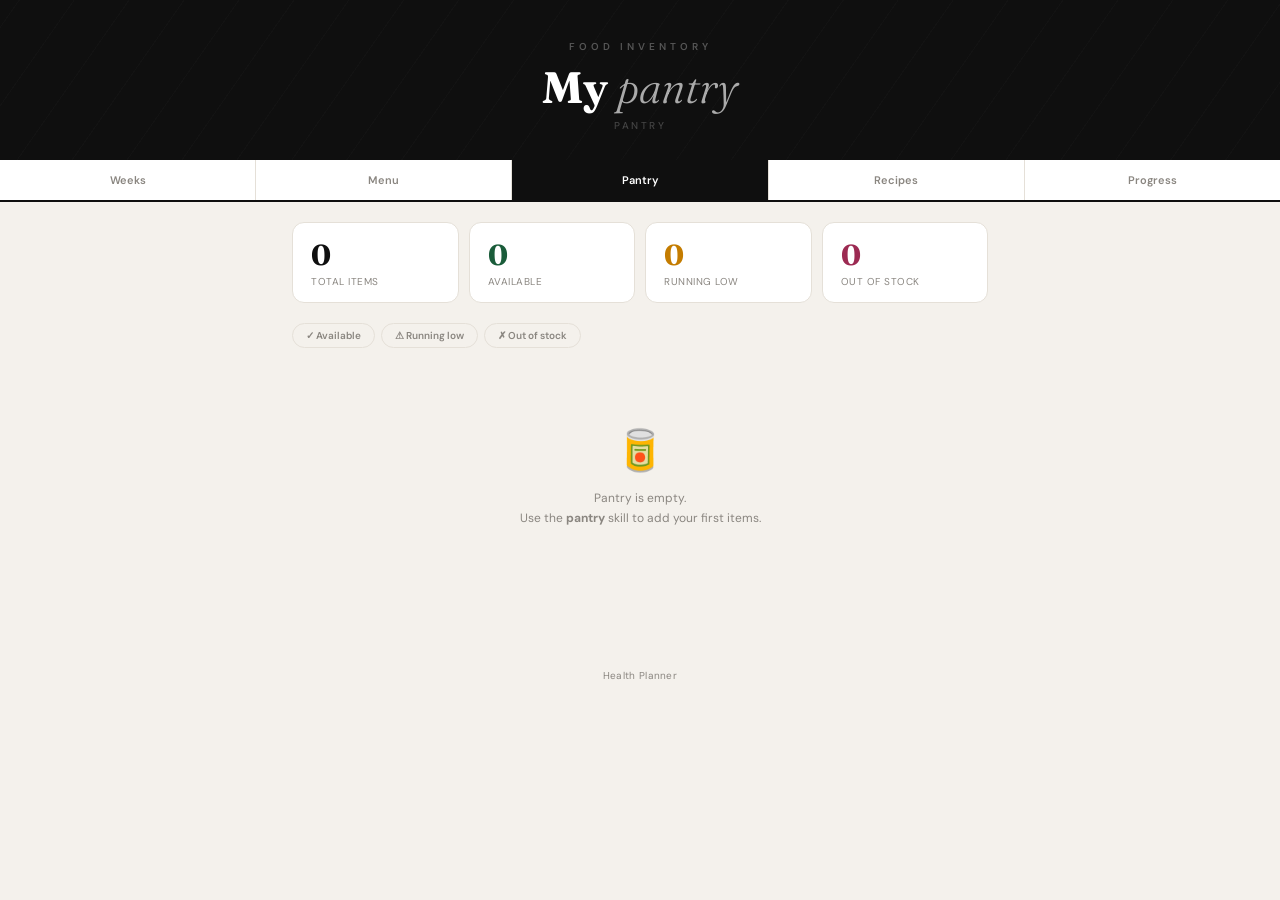
<file: Health for others/pantry.html>
<!DOCTYPE html>
<html lang="en">
<head>
  <meta charset="UTF-8">
  <meta name="viewport" content="width=device-width, initial-scale=1.0">
  <title>Pantry — Health Planner</title>
  <link rel="preconnect" href="https://fonts.googleapis.com">
  <link href="https://fonts.googleapis.com/css2?family=Fraunces:ital,opsz,wght@0,9..144,300;0,9..144,600;0,9..144,700;1,9..144,300;1,9..144,400&family=DM+Sans:wght@300;400;500;600&display=swap" rel="stylesheet">
  <link rel="stylesheet" href="css/style.css">
  <style>
    .group-row td{cursor:pointer}
    .group-row:hover td{background:rgba(0,0,0,0.03)}
    .group-badge{display:inline-block;font-size:10px;font-weight:600;color:var(--grey);background:rgba(0,0,0,0.07);border-radius:4px;padding:1px 5px;margin-left:6px;vertical-align:middle}
    .expand-arrow{display:inline-block;font-size:10px;color:var(--grey);transition:transform 0.2s ease;user-select:none}
    .expand-arrow.open{transform:rotate(90deg)}
    .detail-row td{font-size:11px!important;color:var(--grey);background:rgba(0,0,0,0.015);border-top:none!important;padding-top:4px!important;padding-bottom:4px!important}
    .detail-row td:first-child{padding-left:28px!important}
    .detail-row td strong{color:var(--text);font-size:11px}
  </style>
</head>
<body>

<header class="site-header">
  <div class="header-eyebrow">Food inventory</div>
  <h1 class="header-title">My <em>pantry</em></h1>
  <div class="header-sub" id="header-sub">—</div>
</header>

<nav class="page-nav">
  <a href="index.html" class="nav-link">Weeks</a>
  <a href="menu.html" class="nav-link">Menu</a>
  <a href="pantry.html" class="nav-link active">Pantry</a>
  <a href="index.html?recipes=1" class="nav-link">Recipes</a>
  <a href="progress.html" class="nav-link">Progress</a>
</nav>

<div class="container">

  <div class="stats-row">
    <div class="stat"><div class="stat-value" id="stat-tot">—</div><div class="stat-label">Total items</div></div>
    <div class="stat"><div class="stat-value" id="stat-ok" style="color:var(--green)">—</div><div class="stat-label">Available</div></div>
    <div class="stat"><div class="stat-value" id="stat-low" style="color:var(--gold)">—</div><div class="stat-label">Running low</div></div>
    <div class="stat"><div class="stat-value" id="stat-out" style="color:var(--red)">—</div><div class="stat-label">Out of stock</div></div>
  </div>

  <div class="filter-bar">
    <button class="filter-btn" onclick="setFilter('ok',this)">✓ Available</button>
    <button class="filter-btn" onclick="setFilter('low',this)">⚠ Running low</button>
    <button class="filter-btn" onclick="setFilter('out',this)">✗ Out of stock</button>
  </div>

  <div id="loading" class="loader"><div class="spinner"></div> Loading pantry...</div>
  <div id="table-container" style="display:none"></div>
  <div id="empty" class="empty" style="display:none">
    <div class="icon">🥫</div>
    <p>Pantry is empty.<br>Use the <strong>pantry</strong> skill to add your first items.</p>
  </div>

</div>

<div class="footer-note">Health Planner</div>

<script src="js/config.js"></script>
<script>
let allItems = [];
let activeFilter = null;

function getStatus(item) {
  const qty = parseFloat(item.quantity ?? item.quantita) || 0;
  const threshold = parseFloat(item.minimum_threshold ?? item.soglia_minima) || 0;
  if (qty <= 0) return 'out';
  if (threshold > 0 && qty <= threshold) return 'low';
  return 'ok';
}

function worstStatus(items) {
  const statuses = items.map(getStatus);
  if (statuses.includes('out')) return 'out';
  if (statuses.includes('low')) return 'low';
  return 'ok';
}

function statusPill(s) {
  const map = { ok:'ok ✓ Available', low:'low ⚠ Low', out:'out ✗ Out' };
  const [cls, ...rest] = map[s].split(' ');
  return `<span class="pill ${cls}">${rest.join(' ')}</span>`;
}

function itemName(item) { return item.name || item.nome || '—'; }
function itemCategory(item) { return item.category || item.categoria || 'Other'; }
function itemQty(item) { return item.quantity ?? item.quantita; }
function itemUnit(item) { return item.unit || item.unita || ''; }
function itemExpiry(item) { return item.expiry || item.scadenza || ''; }
function itemNotes(item) { return item.notes || item.note || ''; }

function toggleGroup(id) {
  const rows = document.querySelectorAll(`.detail-row[data-group="${id}"]`);
  const arrow = document.getElementById(`arrow_${id}`);
  const isOpen = arrow.classList.contains('open');
  rows.forEach(r => { r.style.display = isOpen ? 'none' : 'table-row'; });
  arrow.classList.toggle('open', !isOpen);
}

function renderTable(items) {
  const tc = document.getElementById('table-container');
  tc.innerHTML = '';
  if (!items.length) {
    tc.innerHTML = `<p style="color:var(--grey);padding:20px 0;font-size:12px">No items found.</p>`;
    return;
  }

  const cats = {};
  items.forEach(item => {
    const c = itemCategory(item);
    const n = itemName(item);
    if (!cats[c]) cats[c] = {};
    if (!cats[c][n]) cats[c][n] = [];
    cats[c][n].push(item);
  });

  Object.entries(cats).sort(([a],[b]) => a.localeCompare(b)).forEach(([cat, groups]) => {
    const hdr = document.createElement('div');
    hdr.className = 'cat-header';
    hdr.textContent = cat;
    tc.appendChild(hdr);

    const table = document.createElement('table');
    table.innerHTML = `<thead><tr><th>Item</th><th>Quantity</th><th>Status</th><th>Expiry</th></tr></thead>`;
    const tbody = document.createElement('tbody');

    Object.entries(groups).sort(([a],[b]) => a.localeCompare(b)).forEach(([name, groupItems]) => {
      const multi = groupItems.length > 1;
      const gid = name.replace(/\s+/g,'_') + '_' + Math.random().toString(36).substr(2,5);

      if (multi) {
        const totalQty = groupItems.reduce((s, a) => s + (parseFloat(itemQty(a)) || 0), 0);
        const unit = itemUnit(groupItems[0]);
        const ws = worstStatus(groupItems);
        const expiries = groupItems.map(a => itemExpiry(a)).filter(Boolean).sort();
        const expiryLabel = expiries.length ? expiries[0] + (expiries.length > 1 ? ' +' : '') : '—';

        const tr = document.createElement('tr');
        tr.className = 'group-row';
        tr.onclick = () => toggleGroup(gid);
        tr.innerHTML = `
          <td><strong>${name}</strong><span class="group-badge">${groupItems.length} batches</span></td>
          <td style="font-weight:600">${totalQty} <span style="color:var(--grey);font-weight:400">${unit}</span></td>
          <td>${statusPill(ws)}</td>
          <td style="font-size:11px;color:var(--grey)">
            ${expiryLabel}&ensp;<span class="expand-arrow" id="arrow_${gid}">▶</span>
          </td>
        `;
        tbody.appendChild(tr);
        groupItems.forEach((a, idx) => {
          const s = getStatus(a);
          const detailTr = document.createElement('tr');
          detailTr.className = 'detail-row';
          detailTr.setAttribute('data-group', gid);
          detailTr.style.display = 'none';
          const notes = itemNotes(a) ? ` — ${itemNotes(a)}` : '';
          detailTr.innerHTML = `
            <td><strong>Batch ${idx+1}${notes}</strong></td>
            <td style="font-weight:600">${itemQty(a) ?? '—'} <span style="color:var(--grey);font-weight:400">${itemUnit(a)}</span></td>
            <td>${statusPill(s)}</td>
            <td>${itemExpiry(a) || '—'}</td>
          `;
          tbody.appendChild(detailTr);
        });
      } else {
        const a = groupItems[0];
        const s = getStatus(a);
        const tr = document.createElement('tr');
        const notes = itemNotes(a) ? `<br><span style="font-size:10px;color:var(--grey)">${itemNotes(a)}</span>` : '';
        tr.innerHTML = `
          <td><strong>${itemName(a)}</strong>${notes}</td>
          <td style="font-weight:600">${itemQty(a) ?? '—'} <span style="color:var(--grey);font-weight:400">${itemUnit(a)}</span></td>
          <td>${statusPill(s)}</td>
          <td style="font-size:11px;color:var(--grey)">${itemExpiry(a) || '—'}</td>
        `;
        tbody.appendChild(tr);
      }
    });

    table.appendChild(tbody);
    tc.appendChild(table);
  });
}

function filterTable() {
  let filtered;
  if (activeFilter) {
    const namesIncluded = new Set();
    allItems.forEach(a => { if (getStatus(a) === activeFilter) namesIncluded.add(itemName(a)); });
    filtered = allItems.filter(a => namesIncluded.has(itemName(a)));
  } else {
    const allOut = new Set(
      Object.entries(
        allItems.reduce((acc, a) => { (acc[itemName(a)] = acc[itemName(a)] || []).push(a); return acc; }, {})
      ).filter(([, items]) => items.every(a => getStatus(a) === 'out')).map(([n]) => n)
    );
    filtered = allItems.filter(a => !allOut.has(itemName(a)));
  }
  renderTable(filtered);
}

function setFilter(f, btn) {
  if (activeFilter === f) {
    activeFilter = null;
    document.querySelectorAll('.filter-btn').forEach(b => b.classList.remove('active'));
  } else {
    activeFilter = f;
    document.querySelectorAll('.filter-btn').forEach(b => b.classList.remove('active'));
    btn.classList.add('active');
  }
  filterTable();
}

async function init() {
  await waitConfig();
  try {
    const d = await fetchData(CONFIG.paths.pantry);
    allItems = d.items || d.alimenti || [];
    document.getElementById('loading').style.display = 'none';
    const updated = d.last_updated || d.ultimo_aggiornamento;
    document.getElementById('header-sub').textContent = updated ? `Updated ${updated}` : 'Pantry';

    const grouped = allItems.reduce((acc, a) => { (acc[itemName(a)] = acc[itemName(a)]||[]).push(a); return acc; }, {});
    const products = Object.values(grouped);
    document.getElementById('stat-tot').textContent = products.length;
    document.getElementById('stat-ok').textContent = products.filter(g => worstStatus(g) === 'ok').length;
    document.getElementById('stat-low').textContent = products.filter(g => worstStatus(g) === 'low').length;
    document.getElementById('stat-out').textContent = products.filter(g => worstStatus(g) === 'out').length;

    if (!allItems.length) { document.getElementById('empty').style.display = 'block'; return; }
    document.getElementById('table-container').style.display = 'block';
    filterTable();
  } catch(e) {
    document.getElementById('loading').innerHTML = `<span style="color:#9c2a52">Error: ${e.message}</span>`;
  }
}
init();
</script>
</body>
</html>
</file>
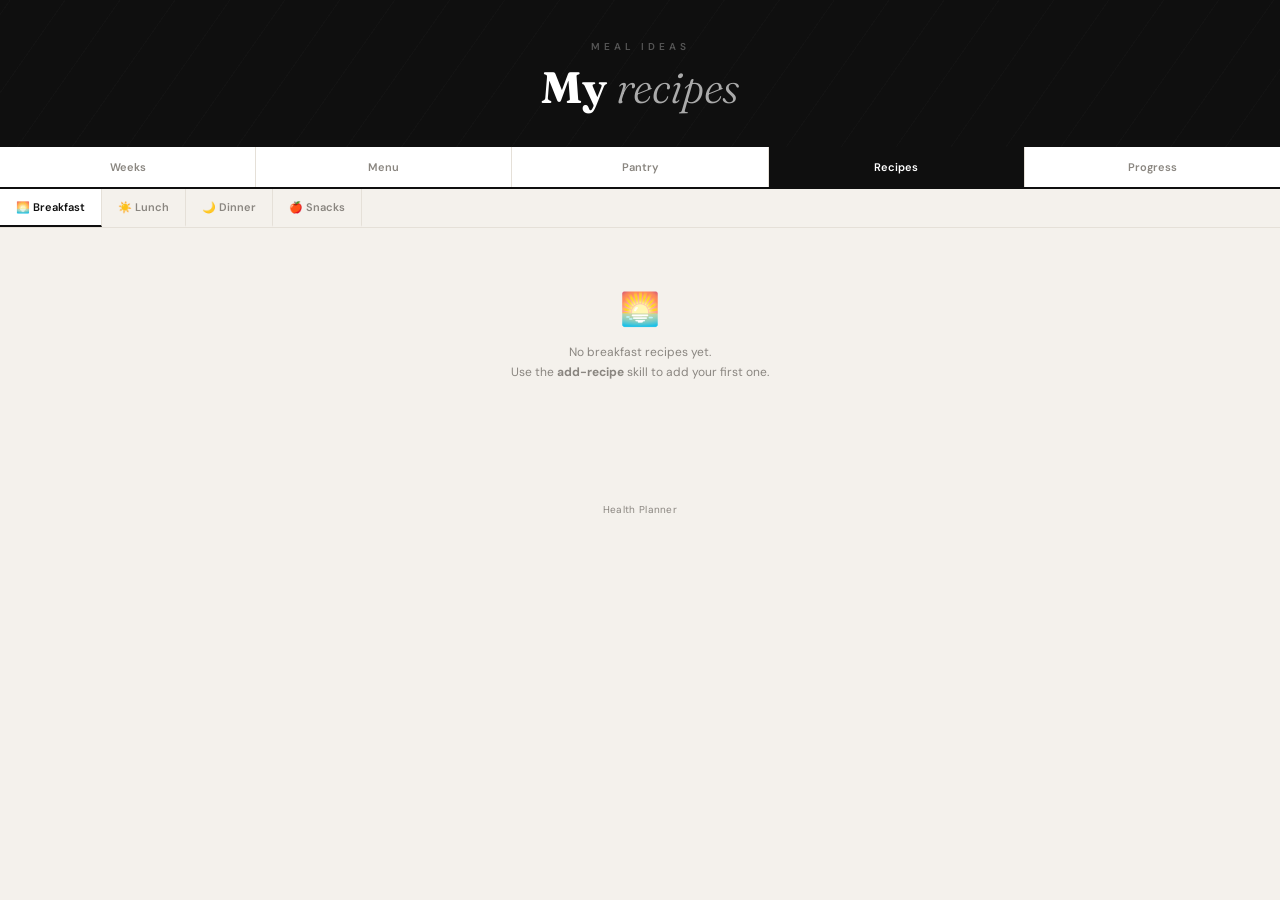
<file: Health for others/recipes.html>
<!DOCTYPE html>
<html lang="en">
<head>
  <meta charset="UTF-8">
  <meta name="viewport" content="width=device-width, initial-scale=1.0">
  <title>Recipes — Health Planner</title>
  <link rel="preconnect" href="https://fonts.googleapis.com">
  <link href="https://fonts.googleapis.com/css2?family=Fraunces:ital,opsz,wght@0,9..144,300;0,9..144,600;0,9..144,700;1,9..144,300;1,9..144,400&family=DM+Sans:wght@300;400;500;600&display=swap" rel="stylesheet">
  <link rel="stylesheet" href="css/style.css">
  <style>
    /* ── TAB SYSTEM ── */
    .p-tabs{display:flex;background:var(--bg);border-bottom:1px solid var(--mid);overflow-x:auto;-webkit-overflow-scrolling:touch;scrollbar-width:none;position:sticky;top:48px;z-index:99}
    .p-tabs::-webkit-scrollbar{display:none}
    .p-tab-inp{display:none!important}
    .p-tab-lbl{padding:11px 16px;border-right:1px solid var(--mid);font-size:11px;font-weight:600;color:var(--grey);cursor:pointer;white-space:nowrap;flex-shrink:0;transition:all .15s;-webkit-tap-highlight-color:transparent;border-bottom:2px solid transparent}
    .p-tab-lbl:hover{background:#fff;color:var(--black)}
    .p-panel{display:none}
    #pt-0:checked~.p-tabs label[for="pt-0"],
    #pt-1:checked~.p-tabs label[for="pt-1"],
    #pt-2:checked~.p-tabs label[for="pt-2"],
    #pt-3:checked~.p-tabs label[for="pt-3"]{background:#fff;color:var(--black);border-bottom-color:var(--black)}
    #pt-0:checked~.p-panels #pp-0,
    #pt-1:checked~.p-panels #pp-1,
    #pt-2:checked~.p-panels #pp-2,
    #pt-3:checked~.p-panels #pp-3{display:block}

    /* ── SUB-TABS ── */
    .s-tabs{display:flex;gap:6px;padding:12px 14px 8px;background:var(--bg);border-bottom:1px solid var(--mid);overflow-x:auto;scrollbar-width:none}
    .s-tabs::-webkit-scrollbar{display:none}
    .s-tab-inp{display:none!important}
    .s-tab-lbl{padding:5px 14px;border-radius:20px;border:1.5px solid var(--mid);background:#fff;font-size:10px;font-weight:600;color:var(--grey);cursor:pointer;white-space:nowrap;transition:all .15s}
    /* sub-tab activation: each meal panel uses its own set */
    .s-panel{display:none;padding:10px 0}
    .sct-0:checked~.s-tabs .sct-lbl-0,
    .sct-1:checked~.s-tabs .sct-lbl-1,
    .sct-2:checked~.s-tabs .sct-lbl-2{background:var(--black);color:#fff;border-color:var(--black)}
    .sct-0:checked~.s-panels .scp-0,
    .sct-1:checked~.s-panels .scp-1,
    .sct-2:checked~.s-panels .scp-2{display:block}
  </style>
</head>
<body>

<header class="site-header">
  <div class="header-eyebrow">Meal ideas</div>
  <h1 class="header-title">My <em>recipes</em></h1>
</header>

<nav class="page-nav">
  <a href="index.html" class="nav-link">Weeks</a>
  <a href="menu.html" class="nav-link">Menu</a>
  <a href="pantry.html" class="nav-link">Pantry</a>
  <a href="index.html?recipes=1" class="nav-link active">Recipes</a>
  <a href="progress.html" class="nav-link">Progress</a>
</nav>

<!-- Meal type tabs -->
<input type="radio" class="p-tab-inp" name="ptab" id="pt-0" checked>
<input type="radio" class="p-tab-inp" name="ptab" id="pt-1">
<input type="radio" class="p-tab-inp" name="ptab" id="pt-2">
<input type="radio" class="p-tab-inp" name="ptab" id="pt-3">

<div class="p-tabs">
  <label for="pt-0" class="p-tab-lbl">🌅 Breakfast</label>
  <label for="pt-1" class="p-tab-lbl">☀️  Lunch</label>
  <label for="pt-2" class="p-tab-lbl">🌙 Dinner</label>
  <label for="pt-3" class="p-tab-lbl">🍎 Snacks</label>
</div>

<div class="p-panels">

  <!-- BREAKFAST -->
  <div class="p-panel" id="pp-0">
    <div class="container">
      <div class="empty" style="padding:40px 20px">
        <div class="icon" style="font-size:2rem">🌅</div>
        <p>No breakfast recipes yet.<br>Use the <strong>add-recipe</strong> skill to add your first one.</p>
      </div>
      <!-- Recipes added by the add-recipe skill will appear here -->
    </div>
  </div>

  <!-- LUNCH -->
  <div class="p-panel" id="pp-1">
    <div class="container">
      <div class="empty" style="padding:40px 20px">
        <div class="icon" style="font-size:2rem">☀️</div>
        <p>No lunch recipes yet.<br>Use the <strong>add-recipe</strong> skill to add your first one.</p>
      </div>
    </div>
  </div>

  <!-- DINNER -->
  <div class="p-panel" id="pp-2">
    <div class="container">
      <div class="empty" style="padding:40px 20px">
        <div class="icon" style="font-size:2rem">🌙</div>
        <p>No dinner recipes yet.<br>Use the <strong>add-recipe</strong> skill to add your first one.</p>
      </div>
    </div>
  </div>

  <!-- SNACKS -->
  <div class="p-panel" id="pp-3">
    <div class="container">
      <div class="empty" style="padding:40px 20px">
        <div class="icon" style="font-size:2rem">🍎</div>
        <p>No snack recipes yet.<br>Use the <strong>add-recipe</strong> skill to add your first one.</p>
      </div>
    </div>
  </div>

</div>

<div class="footer-note">Health Planner</div>

</body>
</html>
</file>
<file: css/style.css>
/* ── RESET ── */
*,*::before,*::after{box-sizing:border-box;margin:0;padding:0}
html{scroll-behavior:smooth;-webkit-text-size-adjust:100%}
body{font-family:'DM Sans',sans-serif;background:#f4f1ec;color:#0f0f0f;min-height:100vh;-webkit-font-smoothing:antialiased;overflow-x:hidden}

/* ── PALETTE ── */
:root{
  --black:#0f0f0f;--mid:#e5e0d8;--grey:#8a8680;--bg:#f4f1ec;--white:#fff;
  --gold:#c47c00;--gold-l:#fff8e1;--gold-b:#f0cc5a;
  --green:#1a5c3a;--green-l:#e9f5ee;--green-b:#6dbd94;
  --blue:#2040a0;--blue-l:#eef2fb;--blue-b:#8099e0;
  --red:#9c2a52;--red-l:#fdf0f5;--red-b:#e88aaa;
  --orange:#a03a00;--orange-l:#fff3ec;--orange-b:#f09060;
  --purple:#6020a0;--purple-l:#f0e8ff;--purple-b:#b080e0;
}

/* ── SITE HEADER ── */
.site-header{
  background:var(--black);padding:40px 20px 28px;
  text-align:center;position:relative;overflow:hidden;
}
.site-header::before{
  content:'';position:absolute;inset:0;
  background:repeating-linear-gradient(-55deg,transparent,transparent 44px,rgba(255,255,255,.015) 44px,rgba(255,255,255,.015) 45px);
  pointer-events:none;
}
.header-eyebrow{font-size:10px;font-weight:600;letter-spacing:4px;text-transform:uppercase;color:#555;margin-bottom:10px}
.header-title{font-family:'Fraunces',serif;font-size:clamp(22px,6vw,44px);font-weight:700;color:#fff;line-height:1.1;margin-bottom:8px}
.header-title em{font-style:italic;font-weight:300;color:#aaa}
.header-sub{font-size:10px;letter-spacing:2.5px;text-transform:uppercase;color:#444;font-weight:500}

/* ── PAGE NAV ── */
.page-nav{
  background:#fff;border-bottom:2.5px solid var(--black);
  display:flex;overflow-x:auto;-webkit-overflow-scrolling:touch;
  scrollbar-width:none;position:sticky;top:0;z-index:100;
}
.page-nav::-webkit-scrollbar{display:none}
.nav-link{
  flex:1;min-width:90px;padding:13px 6px 11px;
  border:none;background:transparent;cursor:pointer;
  font-family:'DM Sans',sans-serif;font-size:11px;font-weight:600;
  color:var(--grey);text-align:center;border-right:1px solid var(--mid);
  text-decoration:none;display:block;line-height:1.4;
  transition:background .15s,color .15s;
  -webkit-tap-highlight-color:transparent;
}
.nav-link:last-child{border-right:none}
.nav-link.active{background:var(--black);color:#fff}
.nav-link:hover:not(.active){background:#f9f7f4}

/* ── INFO BANNER ── */
.info-banner{
  background:#fff;border-bottom:1px solid var(--mid);
  padding:10px 16px;display:flex;flex-wrap:wrap;
  gap:6px 20px;justify-content:center;align-items:center;
}
.info-item{font-size:11px;color:#444}
.info-item strong{color:var(--black)}

/* ── MAIN CONTAINER ── */
.container{max-width:720px;margin:0 auto;padding:20px 12px 60px}

/* ── SECTION LABEL ── */
.sl{font-size:9px;font-weight:700;letter-spacing:2px;text-transform:uppercase;color:var(--grey);margin:16px 0 8px}
.sl:first-child{margin-top:0}

/* ── CARDS ── */
.card{background:#fff;border-radius:12px;box-shadow:0 1px 8px rgba(0,0,0,.07);overflow:hidden;border:1.5px solid var(--mid);margin-bottom:10px}
.card-grid{display:grid;grid-template-columns:repeat(auto-fill,minmax(280px,1fr));gap:12px}

/* ── WEEK CARD (index) ── */
.week-card{
  background:#fff;border-radius:12px;
  box-shadow:0 1px 8px rgba(0,0,0,.07);
  border:1.5px solid var(--mid);
  padding:18px;cursor:pointer;
  transition:border-color .15s,transform .15s;
  text-decoration:none;display:block;color:inherit;
}
.week-card:hover{border-color:var(--black);transform:translateY(-2px)}
.week-card.current{border-color:var(--black);border-width:2px}
.week-card .wk-num{font-size:9px;font-weight:700;letter-spacing:2px;text-transform:uppercase;color:var(--grey);margin-bottom:4px}
.week-card .wk-dates{font-family:'Fraunces',serif;font-size:17px;font-weight:600;margin-bottom:10px;line-height:1.2}
.week-card .wk-footer{display:flex;gap:5px;flex-wrap:wrap}

/* ── SCENARIO HEADER ── */
.scenario-hdr{background:var(--black);color:#fff;padding:12px 14px;font-size:12px;font-weight:700;letter-spacing:.3px;margin-top:4px}
.scenario-sub{background:var(--gold-l);border-left:3px solid var(--gold-b);padding:10px 14px;font-size:11px;color:#5a3e00;line-height:1.6;font-style:italic}

/* ── MEAL ACCORDION ── */
.meal-tog{display:none !important}

.meal-card{background:#fff;border-radius:12px;box-shadow:0 1px 8px rgba(0,0,0,.07);overflow:hidden;border:1.5px solid var(--mid);margin-bottom:10px}
.meal-hdr{display:flex;align-items:center;gap:10px;padding:14px;cursor:pointer;user-select:none;-webkit-tap-highlight-color:transparent}
.meal-ic{font-size:20px;flex-shrink:0}
.meal-lbl{font-family:'Fraunces',serif;font-size:16px;font-weight:600;flex:1;line-height:1.2}
.meal-kcal{font-size:10px;color:var(--grey);margin-right:4px;white-space:nowrap}
.meal-chev{font-size:15px;color:var(--grey);transition:transform .2s;flex-shrink:0}
.meal-body{display:none;border-top:1.5px solid var(--mid)}
.meal-tog:checked~.meal-hdr .meal-chev{transform:rotate(180deg)}
.meal-tog:checked~.meal-body{display:block}

/* ── RECIPE ROW & DETAIL ── */
.rec-tog{display:none !important}
.rec-row{display:flex;align-items:center;gap:8px;padding:12px 14px;cursor:pointer;border-bottom:1px solid var(--mid);transition:background .12s;user-select:none;-webkit-tap-highlight-color:transparent}
.rec-row:active{background:#f5f3f0}
.rec-row:last-of-type{border-bottom:none}
.rec-body{flex:1}
.rec-name{font-size:13px;font-weight:600;line-height:1.3}
.rec-meta{font-size:10px;color:var(--grey);margin-top:2px}
.chevron-r{font-size:12px;color:var(--grey);transition:transform .2s;flex-shrink:0}
.rec-detail{display:none;padding:12px 14px 14px;background:#faf9f7;border-top:1px solid var(--mid);border-bottom:1px solid var(--mid)}
.rec-tog:checked+label .chevron-r{transform:rotate(180deg)}
.rec-tog:checked+label+.rec-detail{display:block}

/* ── MACRO BAR ── */
.macro-bar{display:flex;gap:7px;flex-wrap:wrap;padding:10px 0 4px}
.macro-pill{font-size:10px;font-weight:600;padding:4px 11px;border-radius:16px;background:#fff;border:1.5px solid var(--mid)}
.macro-pill span{color:var(--grey);font-weight:400}

/* ── STATS ROW ── */
.stats-row{display:flex;gap:10px;flex-wrap:wrap;margin-bottom:20px}
.stat{background:#fff;border:1.5px solid var(--mid);border-radius:12px;padding:14px 18px;flex:1;min-width:110px}
.stat-value{font-family:'Fraunces',serif;font-size:1.8rem;font-weight:700;color:var(--black)}
.stat-label{font-size:10px;letter-spacing:.5px;text-transform:uppercase;color:var(--grey);margin-top:3px}

/* ── PILLS / TAGS ── */
.pill{font-size:9px;font-weight:700;padding:3px 8px;border-radius:12px;border:1px solid;white-space:nowrap;flex-shrink:0}
.pill.fast{background:var(--gold-l);color:var(--gold);border-color:var(--gold-b)}
.pill.cls{background:var(--green-l);color:var(--green);border-color:var(--green-b)}
.pill.sfiz{background:var(--blue-l);color:var(--blue);border-color:var(--blue-b)}
.pill.prot{background:var(--orange-l);color:var(--orange);border-color:var(--orange-b)}
.pill.light{background:var(--red-l);color:var(--red);border-color:var(--red-b)}
.pill.smoo{background:var(--purple-l);color:var(--purple);border-color:var(--purple-b)}
.pill.ok{background:var(--green-l);color:var(--green);border-color:var(--green-b)}
.pill.low{background:var(--gold-l);color:var(--gold);border-color:var(--gold-b)}
.pill.out{background:var(--red-l);color:var(--red);border-color:var(--red-b)}
.pill.current{background:var(--black);color:#fff;border-color:var(--black)}

/* ── CHIPS (ingredienti) ── */
.chips{display:flex;flex-wrap:wrap;gap:5px}
.chip{font-size:10px;padding:3px 9px;border-radius:14px;background:#fff;border:1px solid var(--mid);color:#333}
.chip.g{background:#f0fff4;border-color:var(--green-b);color:var(--green);font-weight:700}

/* ── NOTE CARDS ── */
.note-wrap{margin:0 0 12px}
.note-inner{border-radius:10px;padding:12px 14px;font-size:11px;line-height:1.7}
.note-inner strong{font-weight:700}
.nb{background:var(--gold-l);border:1.5px solid var(--gold-b);color:#5a3e00}
.nbl{background:var(--blue-l);border:1.5px solid var(--blue-b);color:#1a2a70}
.ng{background:var(--green-l);border:1.5px solid var(--green-b);color:#1a3a2a}
.nr{background:var(--red-l);border:1.5px solid var(--red-b);color:#6a1a30}

/* ── DISPENSA TABLE ── */
.cat-header{padding:8px 4px;font-size:9px;font-weight:700;letter-spacing:2px;text-transform:uppercase;color:var(--grey);margin:20px 0 6px;border-bottom:1px solid var(--mid)}
table{width:100%;border-collapse:collapse;font-size:13px}
th{text-align:left;padding:9px 10px;color:var(--grey);font-weight:600;font-size:9px;text-transform:uppercase;letter-spacing:.08em;border-bottom:1.5px solid var(--mid)}
td{padding:11px 10px;border-bottom:1px solid var(--mid);vertical-align:middle}
tr:last-child td{border-bottom:none}
tr:hover td{background:#faf9f7}

/* ── SEARCH / FILTER ── */
.search-bar{display:flex;gap:8px;margin-bottom:14px}
.search-bar input{flex:1;background:#fff;border:1.5px solid var(--mid);border-radius:8px;padding:9px 13px;color:var(--black);font-family:'DM Sans',sans-serif;font-size:13px}
.search-bar input:focus{outline:none;border-color:var(--black)}
.filter-bar{display:flex;gap:6px;flex-wrap:wrap;margin-bottom:16px}
.filter-btn{padding:5px 13px;border-radius:20px;border:1.5px solid var(--mid);background:transparent;color:var(--grey);cursor:pointer;font-size:10px;font-weight:600;font-family:'DM Sans',sans-serif;transition:all .15s;-webkit-tap-highlight-color:transparent}
.filter-btn.active,.filter-btn:hover{background:var(--black);color:#fff;border-color:var(--black)}

/* ── LEGEND ── */
.legend{display:flex;justify-content:center;gap:5px;padding:10px 14px;background:var(--bg);border-bottom:1px solid var(--mid);flex-wrap:wrap}
.leg{font-size:10px;font-weight:600;padding:4px 10px;border-radius:20px;border:1px solid}
.leg.fast{background:var(--gold-l);color:var(--gold);border-color:var(--gold-b)}
.leg.cls{background:var(--green-l);color:var(--green);border-color:var(--green-b)}
.leg.sfiz{background:var(--blue-l);color:var(--blue);border-color:var(--blue-b)}
.leg.prot{background:var(--orange-l);color:var(--orange);border-color:var(--orange-b)}
.leg.light{background:var(--red-l);color:var(--red);border-color:var(--red-b)}

/* ── EMPTY / LOADER ── */
.empty{text-align:center;padding:60px 20px;color:var(--grey)}
.empty .icon{font-size:2.5rem;margin-bottom:12px}
.empty p{font-size:12px;line-height:1.7}
.loader{display:flex;align-items:center;justify-content:center;padding:60px;color:var(--grey);gap:10px;font-size:12px}
.spinner{width:18px;height:18px;border:2px solid var(--mid);border-top-color:var(--black);border-radius:50%;animation:spin .8s linear infinite}
@keyframes spin{to{transform:rotate(360deg)}}

/* ── FOOTER ── */
.footer-note{text-align:center;padding:20px 16px 48px;font-size:10px;color:var(--grey);letter-spacing:.3px}
@supports(padding:max(0px)){
  .site-header{padding-top:max(40px,env(safe-area-inset-top))}
  .footer-note{padding-bottom:max(48px,env(safe-area-inset-bottom))}
}

/* ── RESPONSIVE ── */
@media(max-width:480px){
  .container{padding:16px 10px 60px}
  .nav-link{min-width:72px;font-size:10px;padding:11px 4px 9px}
  .stat-value{font-size:1.5rem}
}
</file>
<file: Health for others/css/style.css>
/* ── RESET ── */
*,*::before,*::after{box-sizing:border-box;margin:0;padding:0}
html{scroll-behavior:smooth;-webkit-text-size-adjust:100%}
body{font-family:'DM Sans',sans-serif;background:#f4f1ec;color:#0f0f0f;min-height:100vh;-webkit-font-smoothing:antialiased;overflow-x:hidden}

/* ── PALETTE ── */
:root{
  --black:#0f0f0f;--mid:#e5e0d8;--grey:#8a8680;--bg:#f4f1ec;--white:#fff;
  --gold:#c47c00;--gold-l:#fff8e1;--gold-b:#f0cc5a;
  --green:#1a5c3a;--green-l:#e9f5ee;--green-b:#6dbd94;
  --blue:#2040a0;--blue-l:#eef2fb;--blue-b:#8099e0;
  --red:#9c2a52;--red-l:#fdf0f5;--red-b:#e88aaa;
  --orange:#a03a00;--orange-l:#fff3ec;--orange-b:#f09060;
  --purple:#6020a0;--purple-l:#f0e8ff;--purple-b:#b080e0;
}

/* ── SITE HEADER ── */
.site-header{
  background:var(--black);padding:40px 20px 28px;
  text-align:center;position:relative;overflow:hidden;
}
.site-header::before{
  content:'';position:absolute;inset:0;
  background:repeating-linear-gradient(-55deg,transparent,transparent 44px,rgba(255,255,255,.015) 44px,rgba(255,255,255,.015) 45px);
  pointer-events:none;
}
.header-eyebrow{font-size:10px;font-weight:600;letter-spacing:4px;text-transform:uppercase;color:#555;margin-bottom:10px}
.header-title{font-family:'Fraunces',serif;font-size:clamp(22px,6vw,44px);font-weight:700;color:#fff;line-height:1.1;margin-bottom:8px}
.header-title em{font-style:italic;font-weight:300;color:#aaa}
.header-sub{font-size:10px;letter-spacing:2.5px;text-transform:uppercase;color:#444;font-weight:500}

/* ── PAGE NAV ── */
.page-nav{
  background:#fff;border-bottom:2.5px solid var(--black);
  display:flex;overflow-x:auto;-webkit-overflow-scrolling:touch;
  scrollbar-width:none;position:sticky;top:0;z-index:100;
}
.page-nav::-webkit-scrollbar{display:none}
.nav-link{
  flex:1;min-width:90px;padding:13px 6px 11px;
  border:none;background:transparent;cursor:pointer;
  font-family:'DM Sans',sans-serif;font-size:11px;font-weight:600;
  color:var(--grey);text-align:center;border-right:1px solid var(--mid);
  text-decoration:none;display:block;line-height:1.4;
  transition:background .15s,color .15s;
  -webkit-tap-highlight-color:transparent;
}
.nav-link:last-child{border-right:none}
.nav-link.active{background:var(--black);color:#fff}
.nav-link:hover:not(.active){background:#f9f7f4}

/* ── INFO BANNER ── */
.info-banner{
  background:#fff;border-bottom:1px solid var(--mid);
  padding:10px 16px;display:flex;flex-wrap:wrap;
  gap:6px 20px;justify-content:center;align-items:center;
}
.info-item{font-size:11px;color:#444}
.info-item strong{color:var(--black)}

/* ── MAIN CONTAINER ── */
.container{max-width:720px;margin:0 auto;padding:20px 12px 60px}

/* ── SECTION LABEL ── */
.sl{font-size:9px;font-weight:700;letter-spacing:2px;text-transform:uppercase;color:var(--grey);margin:16px 0 8px}
.sl:first-child{margin-top:0}

/* ── CARDS ── */
.card{background:#fff;border-radius:12px;box-shadow:0 1px 8px rgba(0,0,0,.07);overflow:hidden;border:1.5px solid var(--mid);margin-bottom:10px}
.card-grid{display:grid;grid-template-columns:repeat(auto-fill,minmax(280px,1fr));gap:12px}

/* ── WEEK CARD (index) ── */
.week-card{
  background:#fff;border-radius:12px;
  box-shadow:0 1px 8px rgba(0,0,0,.07);
  border:1.5px solid var(--mid);
  padding:18px;cursor:pointer;
  transition:border-color .15s,transform .15s;
  text-decoration:none;display:block;color:inherit;
}
.week-card:hover{border-color:var(--black);transform:translateY(-2px)}
.week-card.current{border-color:var(--black);border-width:2px}
.week-card .wk-num{font-size:9px;font-weight:700;letter-spacing:2px;text-transform:uppercase;color:var(--grey);margin-bottom:4px}
.week-card .wk-dates{font-family:'Fraunces',serif;font-size:17px;font-weight:600;margin-bottom:10px;line-height:1.2}
.week-card .wk-footer{display:flex;gap:5px;flex-wrap:wrap}

/* ── SCENARIO HEADER ── */
.scenario-hdr{background:var(--black);color:#fff;padding:12px 14px;font-size:12px;font-weight:700;letter-spacing:.3px;margin-top:4px}
.scenario-sub{background:var(--gold-l);border-left:3px solid var(--gold-b);padding:10px 14px;font-size:11px;color:#5a3e00;line-height:1.6;font-style:italic}

/* ── MEAL ACCORDION ── */
.meal-tog{display:none !important}

.meal-card{background:#fff;border-radius:12px;box-shadow:0 1px 8px rgba(0,0,0,.07);overflow:hidden;border:1.5px solid var(--mid);margin-bottom:10px}
.meal-hdr{display:flex;align-items:center;gap:10px;padding:14px;cursor:pointer;user-select:none;-webkit-tap-highlight-color:transparent}
.meal-ic{font-size:20px;flex-shrink:0}
.meal-lbl{font-family:'Fraunces',serif;font-size:16px;font-weight:600;flex:1;line-height:1.2}
.meal-kcal{font-size:10px;color:var(--grey);margin-right:4px;white-space:nowrap}
.meal-chev{font-size:15px;color:var(--grey);transition:transform .2s;flex-shrink:0}
.meal-body{display:none;border-top:1.5px solid var(--mid)}
.meal-tog:checked~.meal-hdr .meal-chev{transform:rotate(180deg)}
.meal-tog:checked~.meal-body{display:block}

/* ── RECIPE ROW & DETAIL ── */
.rec-tog{display:none !important}
.rec-row{display:flex;align-items:center;gap:8px;padding:12px 14px;cursor:pointer;border-bottom:1px solid var(--mid);transition:background .12s;user-select:none;-webkit-tap-highlight-color:transparent}
.rec-row:active{background:#f5f3f0}
.rec-row:last-of-type{border-bottom:none}
.rec-body{flex:1}
.rec-name{font-size:13px;font-weight:600;line-height:1.3}
.rec-meta{font-size:10px;color:var(--grey);margin-top:2px}
.chevron-r{font-size:12px;color:var(--grey);transition:transform .2s;flex-shrink:0}
.rec-detail{display:none;padding:12px 14px 14px;background:#faf9f7;border-top:1px solid var(--mid);border-bottom:1px solid var(--mid)}
.rec-tog:checked+label .chevron-r{transform:rotate(180deg)}
.rec-tog:checked+label+.rec-detail{display:block}

/* ── MACRO BAR ── */
.macro-bar{display:flex;gap:7px;flex-wrap:wrap;padding:10px 0 4px}
.macro-pill{font-size:10px;font-weight:600;padding:4px 11px;border-radius:16px;background:#fff;border:1.5px solid var(--mid)}
.macro-pill span{color:var(--grey);font-weight:400}

/* ── STATS ROW ── */
.stats-row{display:flex;gap:10px;flex-wrap:wrap;margin-bottom:20px}
.stat{background:#fff;border:1.5px solid var(--mid);border-radius:12px;padding:14px 18px;flex:1;min-width:110px}
.stat-value{font-family:'Fraunces',serif;font-size:1.8rem;font-weight:700;color:var(--black)}
.stat-label{font-size:10px;letter-spacing:.5px;text-transform:uppercase;color:var(--grey);margin-top:3px}

/* ── PILLS / TAGS ── */
.pill{font-size:9px;font-weight:700;padding:3px 8px;border-radius:12px;border:1px solid;white-space:nowrap;flex-shrink:0}
.pill.fast{background:var(--gold-l);color:var(--gold);border-color:var(--gold-b)}
.pill.cls{background:var(--green-l);color:var(--green);border-color:var(--green-b)}
.pill.sfiz{background:var(--blue-l);color:var(--blue);border-color:var(--blue-b)}
.pill.prot{background:var(--orange-l);color:var(--orange);border-color:var(--orange-b)}
.pill.light{background:var(--red-l);color:var(--red);border-color:var(--red-b)}
.pill.smoo{background:var(--purple-l);color:var(--purple);border-color:var(--purple-b)}
.pill.ok{background:var(--green-l);color:var(--green);border-color:var(--green-b)}
.pill.low{background:var(--gold-l);color:var(--gold);border-color:var(--gold-b)}
.pill.out{background:var(--red-l);color:var(--red);border-color:var(--red-b)}
.pill.current{background:var(--black);color:#fff;border-color:var(--black)}

/* ── CHIPS (ingredienti) ── */
.chips{display:flex;flex-wrap:wrap;gap:5px}
.chip{font-size:10px;padding:3px 9px;border-radius:14px;background:#fff;border:1px solid var(--mid);color:#333}
.chip.g{background:#f0fff4;border-color:var(--green-b);color:var(--green);font-weight:700}

/* ── NOTE CARDS ── */
.note-wrap{margin:0 0 12px}
.note-inner{border-radius:10px;padding:12px 14px;font-size:11px;line-height:1.7}
.note-inner strong{font-weight:700}
.nb{background:var(--gold-l);border:1.5px solid var(--gold-b);color:#5a3e00}
.nbl{background:var(--blue-l);border:1.5px solid var(--blue-b);color:#1a2a70}
.ng{background:var(--green-l);border:1.5px solid var(--green-b);color:#1a3a2a}
.nr{background:var(--red-l);border:1.5px solid var(--red-b);color:#6a1a30}

/* ── DISPENSA TABLE ── */
.cat-header{padding:8px 4px;font-size:9px;font-weight:700;letter-spacing:2px;text-transform:uppercase;color:var(--grey);margin:20px 0 6px;border-bottom:1px solid var(--mid)}
table{width:100%;border-collapse:collapse;font-size:13px}
th{text-align:left;padding:9px 10px;color:var(--grey);font-weight:600;font-size:9px;text-transform:uppercase;letter-spacing:.08em;border-bottom:1.5px solid var(--mid)}
td{padding:11px 10px;border-bottom:1px solid var(--mid);vertical-align:middle}
tr:last-child td{border-bottom:none}
tr:hover td{background:#faf9f7}

/* ── SEARCH / FILTER ── */
.search-bar{display:flex;gap:8px;margin-bottom:14px}
.search-bar input{flex:1;background:#fff;border:1.5px solid var(--mid);border-radius:8px;padding:9px 13px;color:var(--black);font-family:'DM Sans',sans-serif;font-size:13px}
.search-bar input:focus{outline:none;border-color:var(--black)}
.filter-bar{display:flex;gap:6px;flex-wrap:wrap;margin-bottom:16px}
.filter-btn{padding:5px 13px;border-radius:20px;border:1.5px solid var(--mid);background:transparent;color:var(--grey);cursor:pointer;font-size:10px;font-weight:600;font-family:'DM Sans',sans-serif;transition:all .15s;-webkit-tap-highlight-color:transparent}
.filter-btn.active,.filter-btn:hover{background:var(--black);color:#fff;border-color:var(--black)}

/* ── LEGEND ── */
.legend{display:flex;justify-content:center;gap:5px;padding:10px 14px;background:var(--bg);border-bottom:1px solid var(--mid);flex-wrap:wrap}
.leg{font-size:10px;font-weight:600;padding:4px 10px;border-radius:20px;border:1px solid}
.leg.fast{background:var(--gold-l);color:var(--gold);border-color:var(--gold-b)}
.leg.cls{background:var(--green-l);color:var(--green);border-color:var(--green-b)}
.leg.sfiz{background:var(--blue-l);color:var(--blue);border-color:var(--blue-b)}
.leg.prot{background:var(--orange-l);color:var(--orange);border-color:var(--orange-b)}
.leg.light{background:var(--red-l);color:var(--red);border-color:var(--red-b)}

/* ── EMPTY / LOADER ── */
.empty{text-align:center;padding:60px 20px;color:var(--grey)}
.empty .icon{font-size:2.5rem;margin-bottom:12px}
.empty p{font-size:12px;line-height:1.7}
.loader{display:flex;align-items:center;justify-content:center;padding:60px;color:var(--grey);gap:10px;font-size:12px}
.spinner{width:18px;height:18px;border:2px solid var(--mid);border-top-color:var(--black);border-radius:50%;animation:spin .8s linear infinite}
@keyframes spin{to{transform:rotate(360deg)}}

/* ── FOOTER ── */
.footer-note{text-align:center;padding:20px 16px 48px;font-size:10px;color:var(--grey);letter-spacing:.3px}
@supports(padding:max(0px)){
  .site-header{padding-top:max(40px,env(safe-area-inset-top))}
  .footer-note{padding-bottom:max(48px,env(safe-area-inset-bottom))}
}

/* ── RESPONSIVE ── */
@media(max-width:480px){
  .container{padding:16px 10px 60px}
  .nav-link{min-width:72px;font-size:10px;padding:11px 4px 9px}
  .stat-value{font-size:1.5rem}
}
</file>
